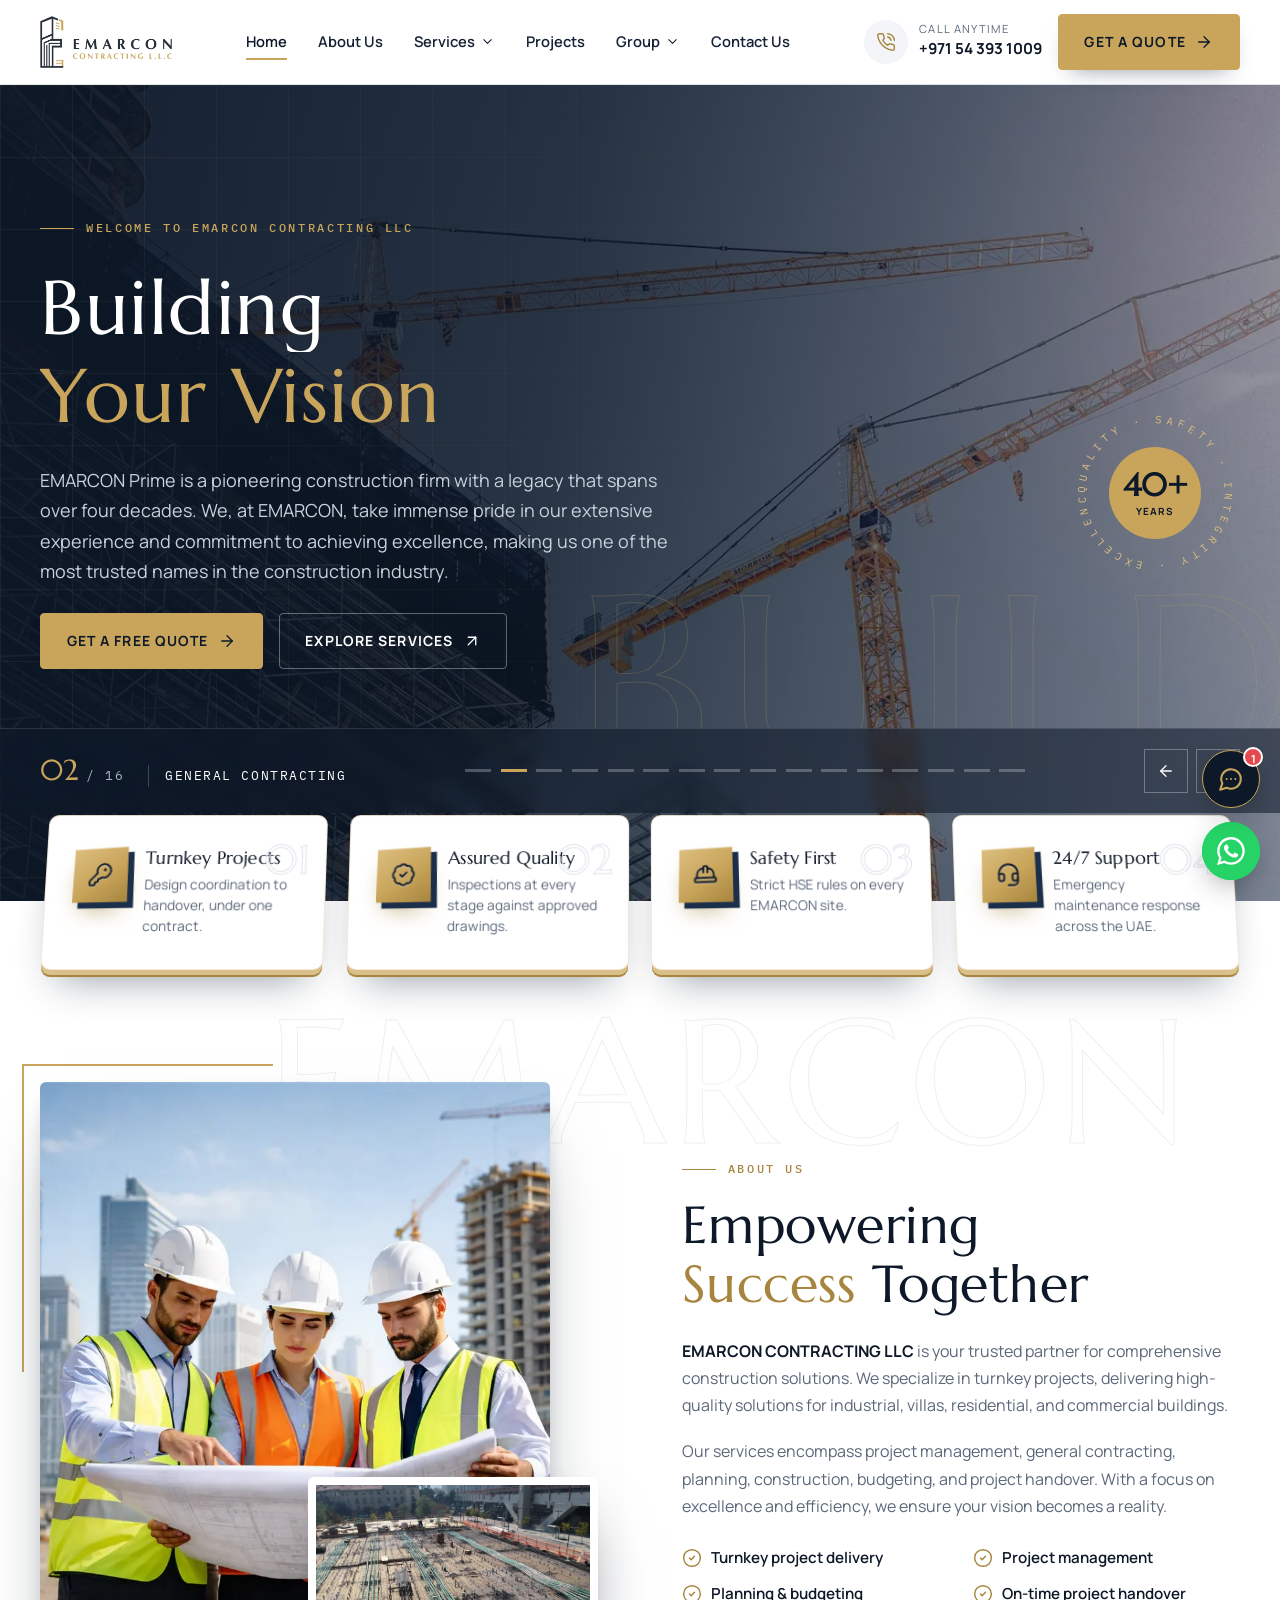
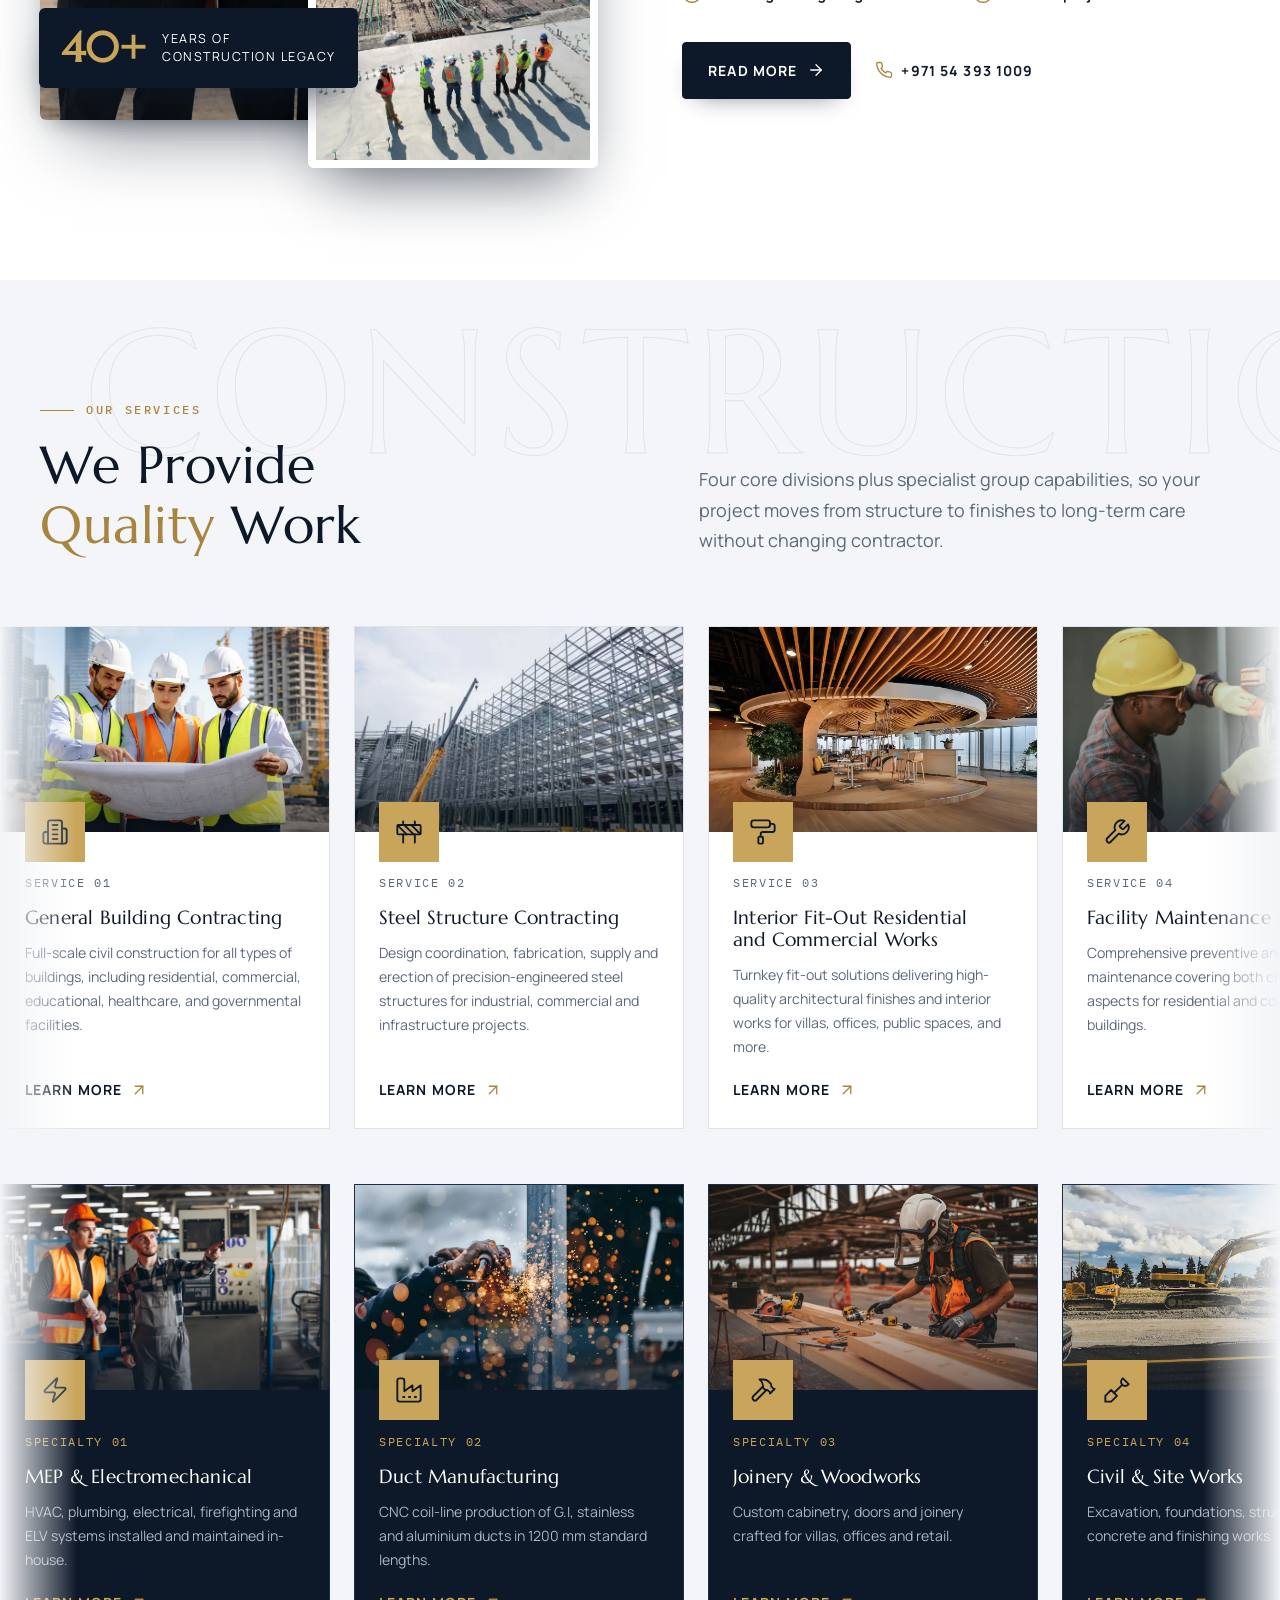
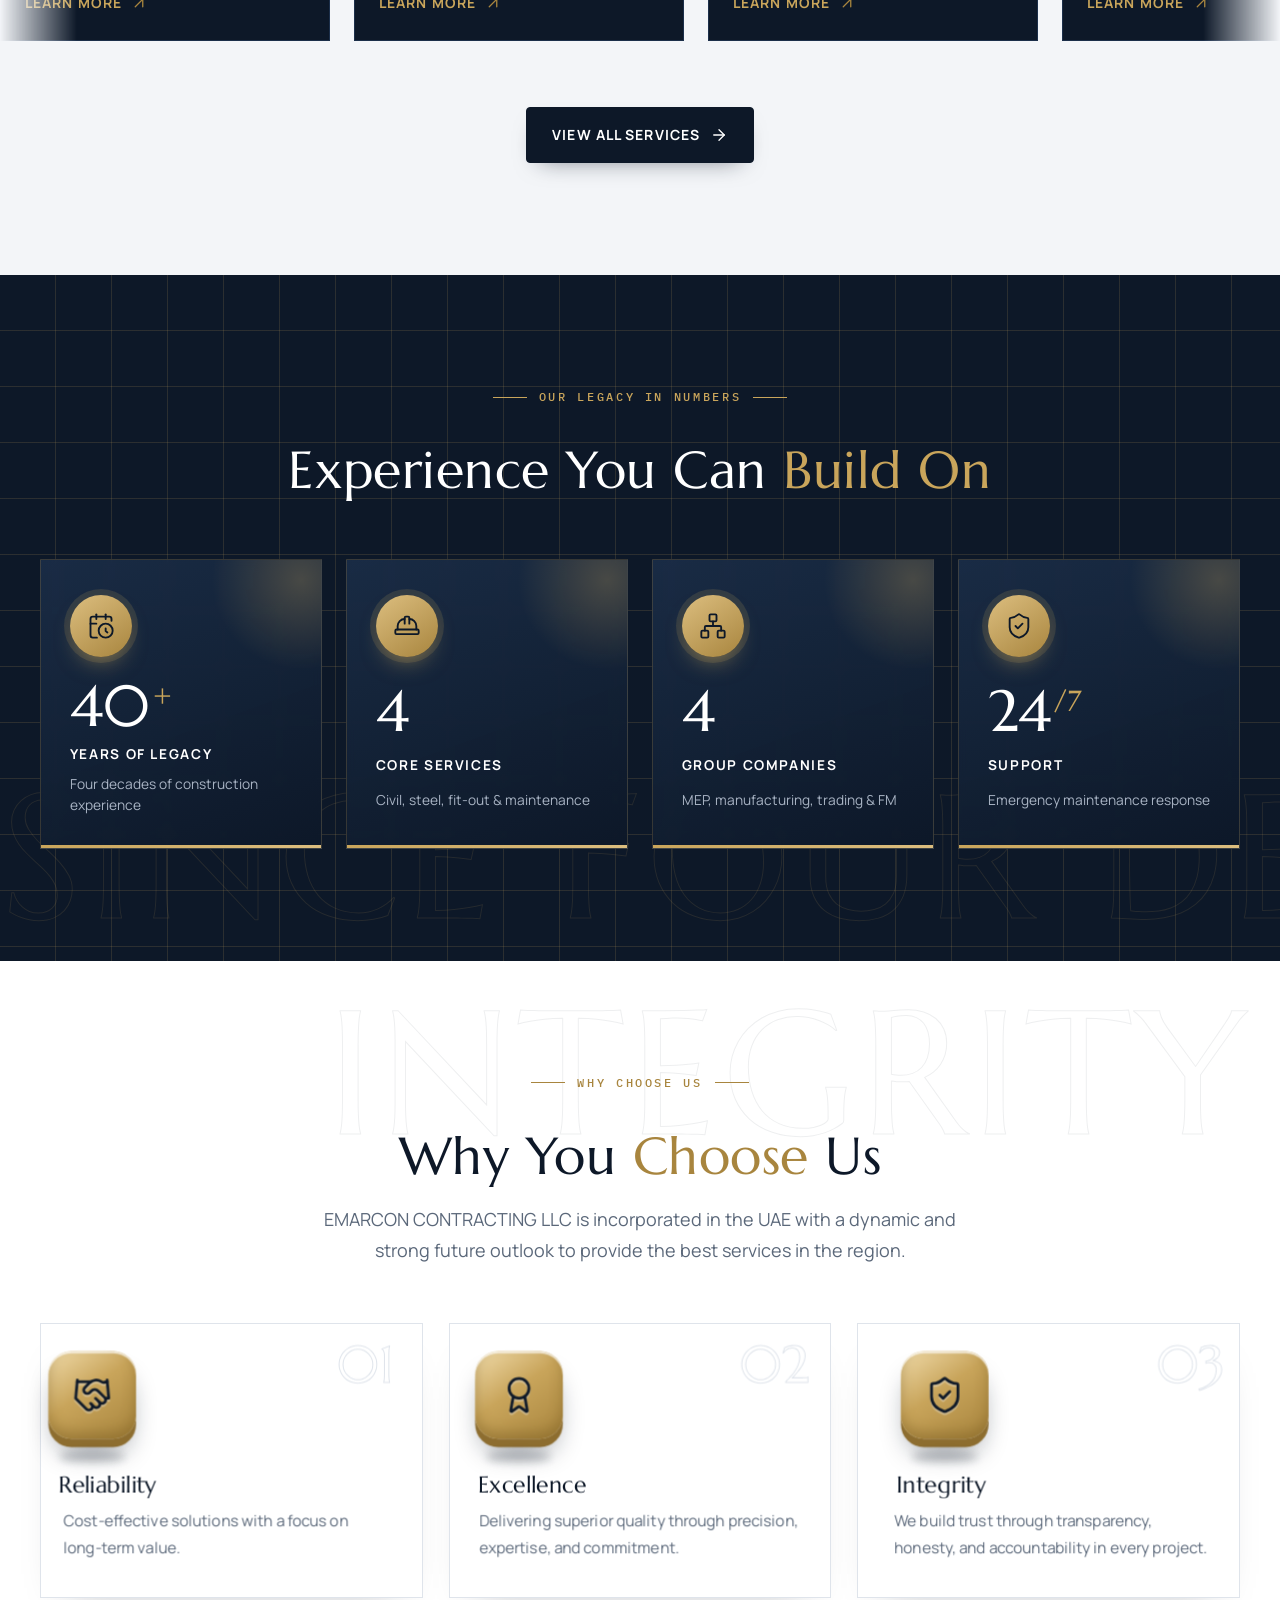
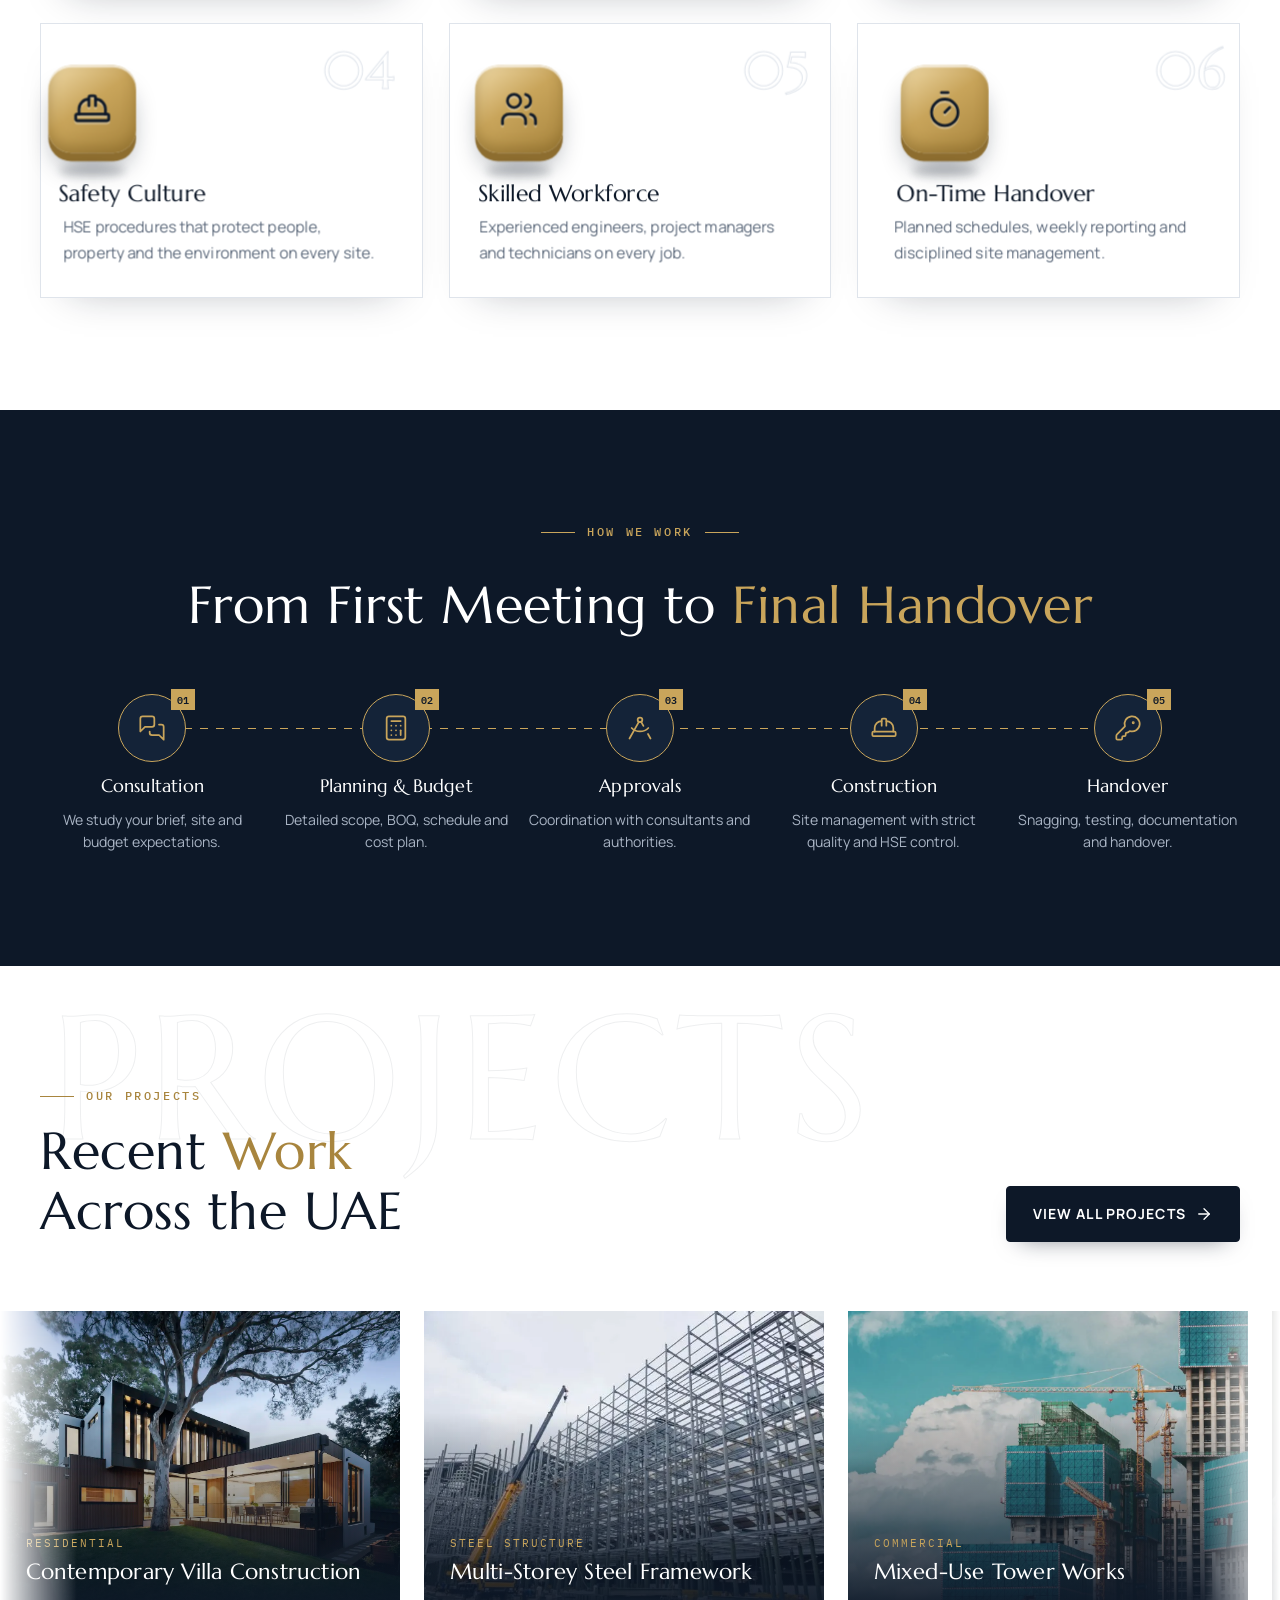
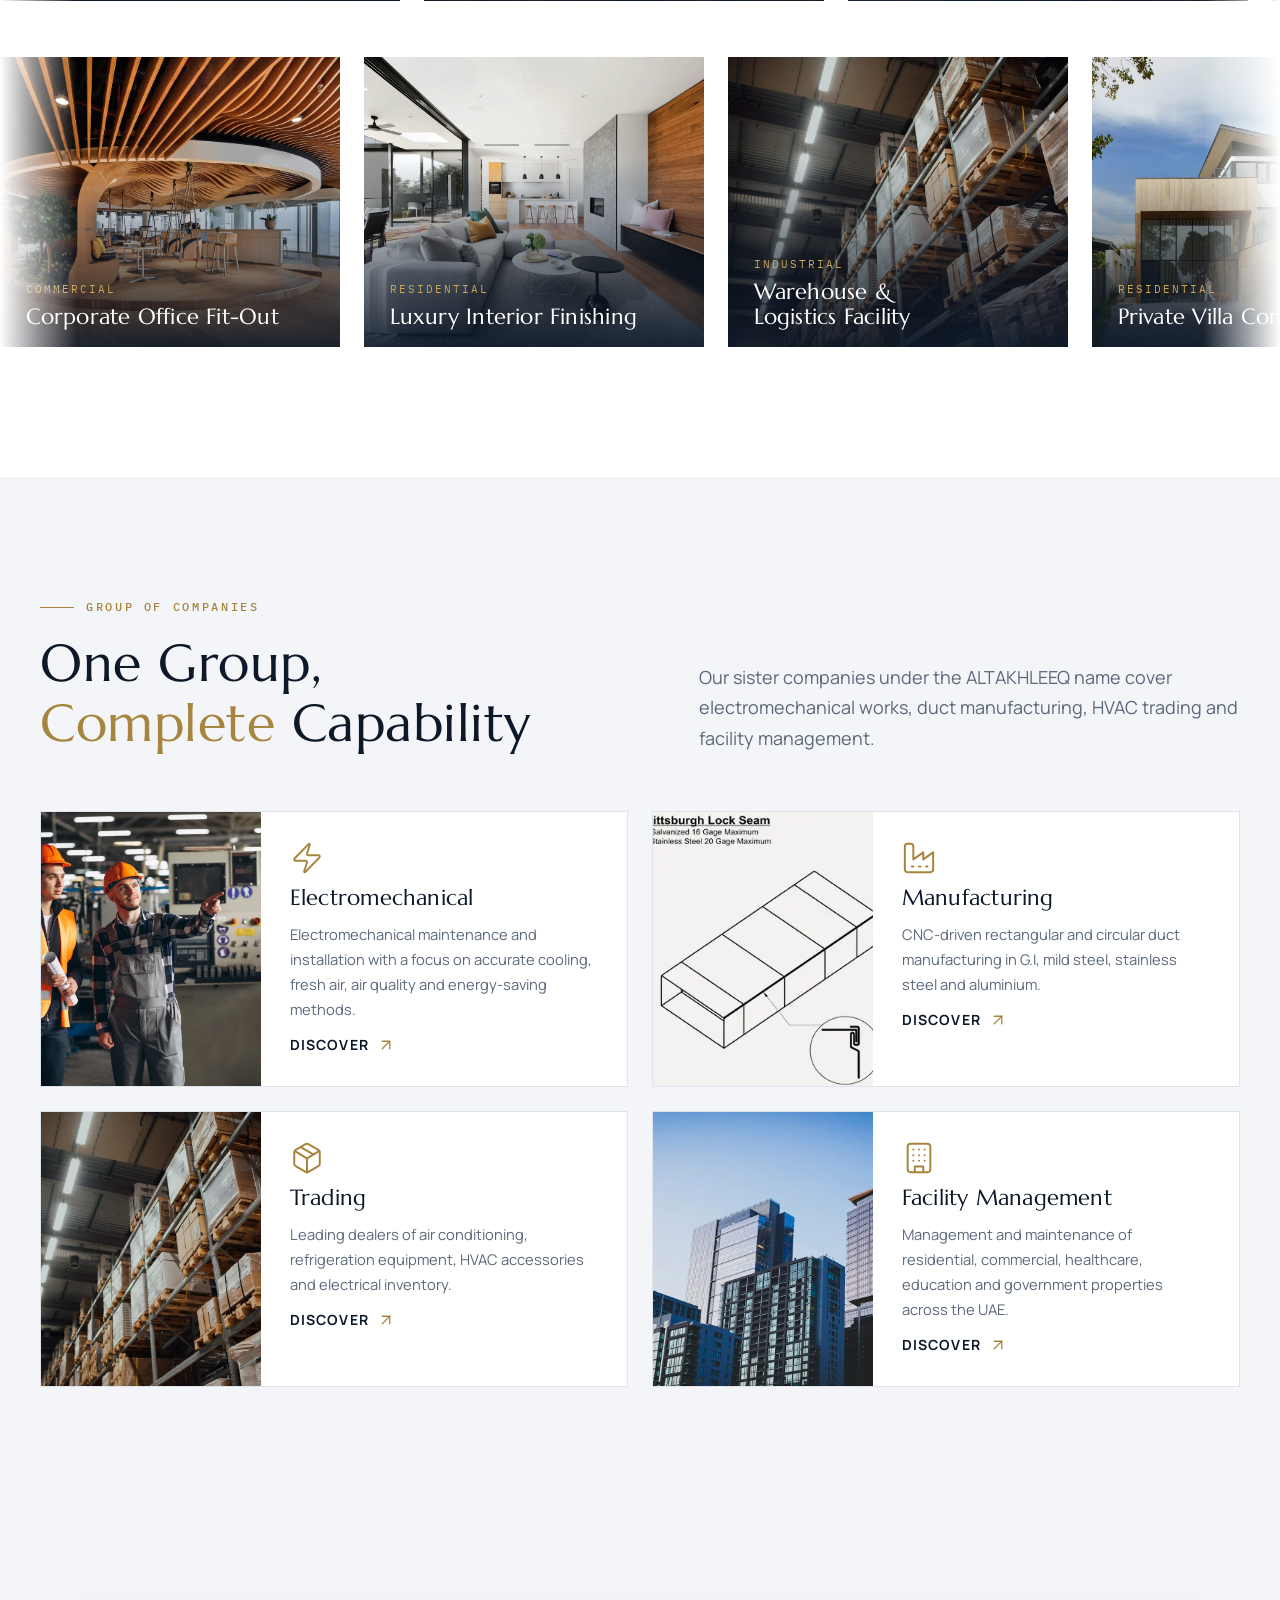
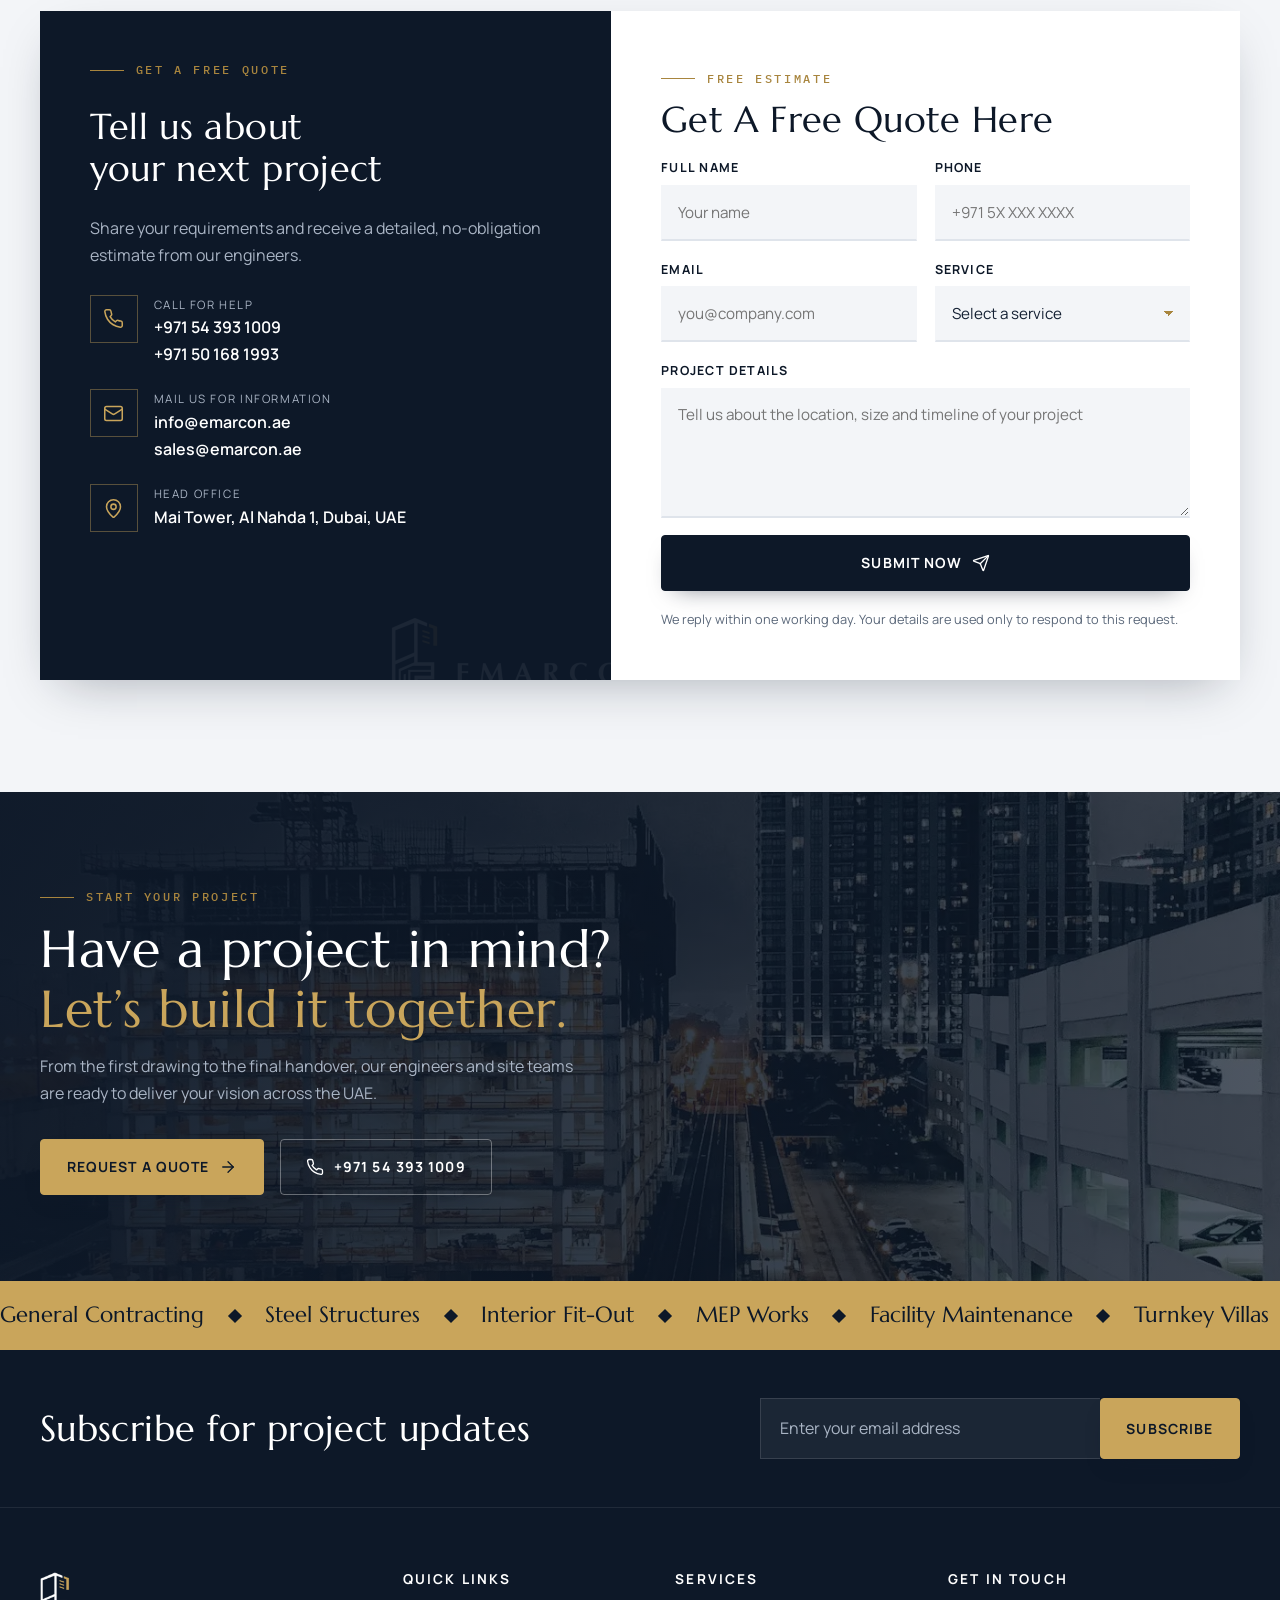
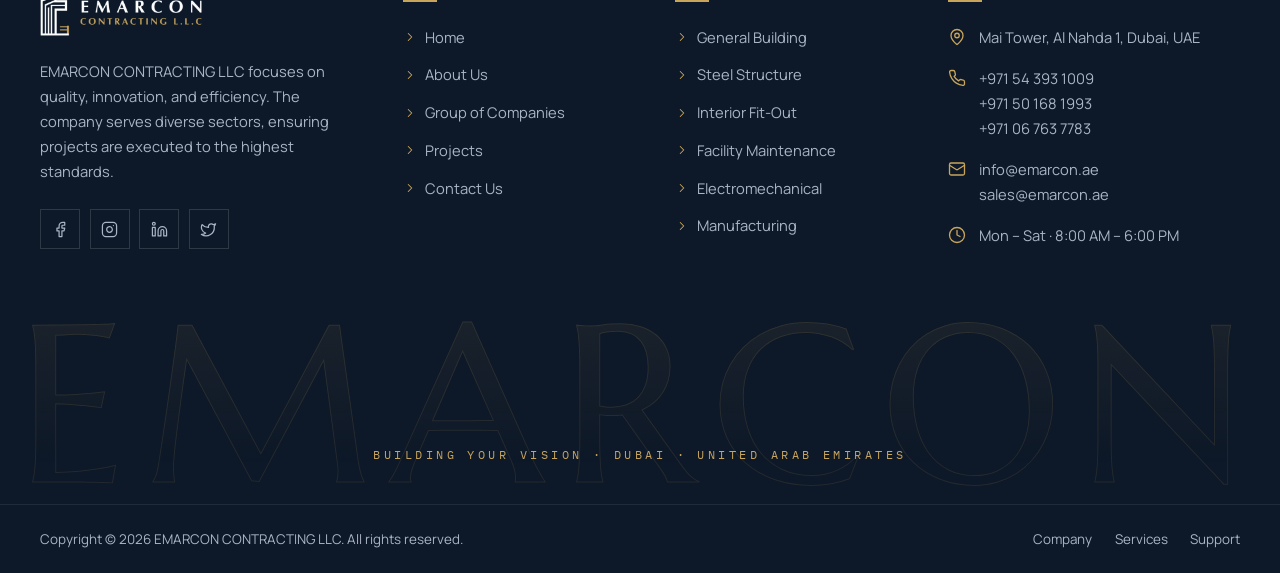
<file: index.html>
<!doctype html>
<html lang="en">
<head>
<meta charset="utf-8">
<meta name="viewport" content="width=device-width, initial-scale=1, viewport-fit=cover">
<title>EMARCON Contracting</title>
<meta name="claude:viewport-fit-sides" content="cover">
<meta name="description" content="EMARCON Contracting LLC — turnkey general contracting, steel structures, interior fit-out and facility maintenance in Dubai, UAE.">
<meta name="theme-color" content="#0d1828">
<meta property="og:title" content="EMARCON Contracting">
<meta property="og:description" content="EMARCON Contracting LLC — turnkey general contracting, steel structures, interior fit-out and facility maintenance in Dubai, UAE.">
<meta property="og:image" content="assets/img/dubai-skyline.webp">
<link rel="icon" type="image/png" href="assets/img/favicon.png">
<link rel="preconnect" href="https://fonts.googleapis.com">
<link rel="preconnect" href="https://fonts.gstatic.com" crossorigin>
<link rel="stylesheet" href="https://fonts.googleapis.com/css2?family=Marcellus&family=Manrope:wght@400;500;600;700;800&family=IBM+Plex+Mono:wght@400;500;600&display=swap">
<link rel="stylesheet" href="assets/css/style.css">
</head>
<body data-page="home">
<div class="preloader" aria-hidden="true"><div><img src="assets/img/logo-light.png" alt=""><div class="preloader__bar"></div></div></div>
<div id="site-header"></div>
<main id="main">
<section class="hero">
  <div class="hero__slides"><div class="hero__slide is-active" data-caption="Dubai · UAE"><img src="assets/img/dubai-skyline.webp" alt="Dubai skyline at dusk" fetchpriority="high"></div><div class="hero__slide" data-caption="General Contracting"><img src="assets/img/hero-construction.webp" alt="Tower cranes over a high-rise under construction"></div><div class="hero__slide" data-caption="Villas &amp; Residential"><img src="assets/img/hero-villa.webp" alt="Modern luxury villa with pool" loading="lazy"></div><div class="hero__slide" data-caption="Project Management"><img src="assets/img/hero-engineers.webp" alt="Engineers reviewing progress on site" loading="lazy"></div><div class="hero__slide" data-caption="Structural Works"><img src="assets/img/hero-frame.webp" alt="Building frame under construction" loading="lazy"></div><div class="hero__slide" data-caption="Interior Fit-Out"><img src="assets/img/hero-interior.webp" alt="Luxury residential interior" loading="lazy"></div><div class="hero__slide" data-caption="Commercial Towers"><img src="assets/img/hero-burj.webp" alt="Burj Khalifa and downtown Dubai" loading="lazy"></div><div class="hero__slide" data-caption="Civil Works"><img src="assets/img/hero-rebar.webp" alt="Workers fixing reinforcement on site" loading="lazy"></div><div class="hero__slide" data-caption="Turnkey Villas"><img src="assets/img/hero-villa-pool.webp" alt="Contemporary villa with infinity pool" loading="lazy"></div><div class="hero__slide" data-caption="Steel Structures"><img src="assets/img/steel-structure.webp" alt="Steel structure erection" loading="lazy"></div><div class="hero__slide" data-caption="Residential Fit-Out"><img src="assets/img/hero-kitchen.webp" alt="Premium kitchen fit-out" loading="lazy"></div><div class="hero__slide" data-caption="Site Management"><img src="assets/img/hero-siteteam.webp" alt="Site team on a construction project" loading="lazy"></div><div class="hero__slide" data-caption="Commercial Buildings"><img src="assets/img/hero-architecture.webp" alt="Modern architecture" loading="lazy"></div><div class="hero__slide" data-caption="Luxury Homes"><img src="assets/img/hero-villa-white.webp" alt="White modern villa" loading="lazy"></div><div class="hero__slide" data-caption="Infrastructure"><img src="assets/img/hero-crane-sunset.webp" alt="Crane at sunset" loading="lazy"></div><div class="hero__slide" data-caption="Development"><img src="assets/img/hero-cranes-dusk.webp" alt="Cranes against the evening sky" loading="lazy"></div></div>
  <div class="hero__grid"></div>
  <span class="hero__bgword" aria-hidden="true">BUILD</span>
  <div class="wrap">
    <div class="hero__content">
      <span class="eyebrow">Welcome to EMARCON Contracting LLC</span>
      <h1><span class="line"><span>Building</span></span><span class="line"><span class="gold">Your Vision</span></span></h1>
      <p class="hero__text">EMARCON Prime is a pioneering construction firm with a legacy that spans over four decades. We, at EMARCON, take immense pride in our extensive experience and commitment to achieving excellence, making us one of the most trusted names in the construction industry.</p>
      <div class="hero__actions">
        <button class="btn btn--shine" data-open-quote type="button">Get a Free Quote <i data-lucide="arrow-right"></i></button>
        <a class="btn btn--ghost" href="services.html">Explore Services <i data-lucide="arrow-up-right"></i></a>
      </div>
    </div>
  </div>
  <div class="hero__badge" aria-hidden="true">
    <svg class="ring" viewBox="0 0 170 170"><defs><path id="circ" d="M85,85 m-70,0 a70,70 0 1,1 140,0 a70,70 0 1,1 -140,0"/></defs><text><textPath href="#circ">QUALITY · SAFETY · INTEGRITY · EXCELLENCE · </textPath></text></svg>
    <div class="core"><div><strong>40+</strong><small>Years</small></div></div>
  </div>
  <div class="hero__meta"><div class="wrap">
    <div class="hero__count"><b class="hero__cur">01</b><span>/ 16</span><em class="hero__cap">Dubai · UAE</em></div>
    <div class="hero__dots" aria-label="Slides"></div>
    <div class="hero__arrows"><button type="button" class="hero__prev" aria-label="Previous slide"><i data-lucide="arrow-left"></i></button><button type="button" class="hero__next" aria-label="Next slide"><i data-lucide="arrow-right"></i></button></div>
  </div></div>
</section>
<section class="fstrip-sec"><div class="wrap"><div class="fstrip" data-mslide><div class="fbox reveal" style="--d:0.00s"><span class="fbox__no">01</span><span class="cube"><i data-lucide="key-round"></i></span><div><h3>Turnkey Projects</h3><p>Design coordination to handover, under one contract.</p></div></div><div class="fbox reveal" style="--d:0.12s"><span class="fbox__no">02</span><span class="cube"><i data-lucide="badge-check"></i></span><div><h3>Assured Quality</h3><p>Inspections at every stage against approved drawings.</p></div></div><div class="fbox reveal" style="--d:0.24s"><span class="fbox__no">03</span><span class="cube"><i data-lucide="hard-hat"></i></span><div><h3>Safety First</h3><p>Strict HSE rules on every EMARCON site.</p></div></div><div class="fbox reveal" style="--d:0.36s"><span class="fbox__no">04</span><span class="cube"><i data-lucide="headset"></i></span><div><h3>24/7 Support</h3><p>Emergency maintenance response across the UAE.</p></div></div></div></div></section>

<section class="section">
  <span class="bg-word bg-word--right" aria-hidden="true">EMARCON</span>
  <div class="wrap split">
    <div class="media-stack reveal--left reveal">
      <span class="media-stack__frame"></span>
      <div class="media-stack__main img-reveal"><img src="assets/img/general-contracting.webp" alt="EMARCON engineers reviewing plans on site" loading="lazy"></div>
      <div class="media-stack__sub"><img src="assets/img/site-team.webp" alt="Site team on a construction project" loading="lazy"></div>
      <div class="media-stack__tag"><strong>40+</strong><span>Years of<br>construction legacy</span></div>
    </div>
    <div class="reveal reveal--right">
      <span class="eyebrow">About us</span>
      <h2 class="h-section">Empowering <em>Success</em> Together</h2>
      <div class="prose" style="margin-top:1.4rem">
        <p><strong>EMARCON CONTRACTING LLC</strong> is your trusted partner for comprehensive construction solutions. We specialize in turnkey projects, delivering high-quality solutions for industrial, villas, residential, and commercial buildings.</p>
        <p>Our services encompass project management, general contracting, planning, construction, budgeting, and project handover. With a focus on excellence and efficiency, we ensure your vision becomes a reality.</p>
        <ul class="ticks">
          <li><i data-lucide="circle-check"></i>Turnkey project delivery</li>
          <li><i data-lucide="circle-check"></i>Project management</li>
          <li><i data-lucide="circle-check"></i>Planning &amp; budgeting</li>
          <li><i data-lucide="circle-check"></i>On-time project handover</li>
        </ul>
        <div class="about-cta">
          <a class="btn btn--dark" href="about.html">Read More <i data-lucide="arrow-right"></i></a>
          <a class="link-arrow" href="tel:+971543931009"><i data-lucide="phone"></i> +971 54 393 1009</a>
        </div>
      </div>
    </div>
  </div>
</section>

<section class="section section--paper section--mq">
  <span class="bg-word" aria-hidden="true">CONSTRUCTION</span>
  <div class="wrap">
    <div class="section-head section-head--split">
      <div class="reveal"><span class="eyebrow">Our services</span><h2 class="h-section">We Provide <em>Quality</em> Work</h2></div>
      <div class="reveal" style="--d:.1s"><p class="lead">Four core divisions plus specialist group capabilities, so your project moves from structure to finishes to long-term care without changing contractor.</p></div>
    </div>
  </div>
  <div class="mq-rows"><div class="mq mq--left" style="--speed:46s"><div class="mq__track"><div class="mq__set"><article class="s-card s-card--mq">
      <div class="s-card__img"><img src="assets/img/general-contracting.webp" alt="" loading="lazy"></div>
      <div class="s-card__body"><span class="s-card__icon"><i data-lucide="building-2"></i></span>
        <span class="s-card__no">SERVICE 01</span><h3>General Building Contracting</h3><p>Full-scale civil construction for all types of buildings, including residential, commercial, educational, healthcare, and governmental facilities.</p>
        <a class="link-arrow" href="general-building-contracting.html">Learn more <i data-lucide="arrow-up-right"></i></a></div></article><article class="s-card s-card--mq">
      <div class="s-card__img"><img src="assets/img/steel-structure.webp" alt="" loading="lazy"></div>
      <div class="s-card__body"><span class="s-card__icon"><i data-lucide="construction"></i></span>
        <span class="s-card__no">SERVICE 02</span><h3>Steel Structure Contracting</h3><p>Design coordination, fabrication, supply and erection of precision-engineered steel structures for industrial, commercial and infrastructure projects.</p>
        <a class="link-arrow" href="steel-structure-contracting.html">Learn more <i data-lucide="arrow-up-right"></i></a></div></article><article class="s-card s-card--mq">
      <div class="s-card__img"><img src="assets/img/fitout-office.webp" alt="" loading="lazy"></div>
      <div class="s-card__body"><span class="s-card__icon"><i data-lucide="paint-roller"></i></span>
        <span class="s-card__no">SERVICE 03</span><h3>Interior Fit-Out Residential and Commercial Works</h3><p>Turnkey fit-out solutions delivering high-quality architectural finishes and interior works for villas, offices, public spaces, and more.</p>
        <a class="link-arrow" href="interior-fit-out.html">Learn more <i data-lucide="arrow-up-right"></i></a></div></article><article class="s-card s-card--mq">
      <div class="s-card__img"><img src="assets/img/electrician.webp" alt="" loading="lazy"></div>
      <div class="s-card__body"><span class="s-card__icon"><i data-lucide="wrench"></i></span>
        <span class="s-card__no">SERVICE 04</span><h3>Facility Maintenance Services</h3><p>Comprehensive preventive and corrective maintenance covering both civil and MEP aspects for residential and commercial buildings.</p>
        <a class="link-arrow" href="facility-maintenance.html">Learn more <i data-lucide="arrow-up-right"></i></a></div></article><article class="s-card s-card--mq">
      <div class="s-card__img"><img src="assets/img/general-contracting.webp" alt="" loading="lazy"></div>
      <div class="s-card__body"><span class="s-card__icon"><i data-lucide="building-2"></i></span>
        <span class="s-card__no">SERVICE 01</span><h3>General Building Contracting</h3><p>Full-scale civil construction for all types of buildings, including residential, commercial, educational, healthcare, and governmental facilities.</p>
        <a class="link-arrow" href="general-building-contracting.html">Learn more <i data-lucide="arrow-up-right"></i></a></div></article><article class="s-card s-card--mq">
      <div class="s-card__img"><img src="assets/img/steel-structure.webp" alt="" loading="lazy"></div>
      <div class="s-card__body"><span class="s-card__icon"><i data-lucide="construction"></i></span>
        <span class="s-card__no">SERVICE 02</span><h3>Steel Structure Contracting</h3><p>Design coordination, fabrication, supply and erection of precision-engineered steel structures for industrial, commercial and infrastructure projects.</p>
        <a class="link-arrow" href="steel-structure-contracting.html">Learn more <i data-lucide="arrow-up-right"></i></a></div></article><article class="s-card s-card--mq">
      <div class="s-card__img"><img src="assets/img/fitout-office.webp" alt="" loading="lazy"></div>
      <div class="s-card__body"><span class="s-card__icon"><i data-lucide="paint-roller"></i></span>
        <span class="s-card__no">SERVICE 03</span><h3>Interior Fit-Out Residential and Commercial Works</h3><p>Turnkey fit-out solutions delivering high-quality architectural finishes and interior works for villas, offices, public spaces, and more.</p>
        <a class="link-arrow" href="interior-fit-out.html">Learn more <i data-lucide="arrow-up-right"></i></a></div></article><article class="s-card s-card--mq">
      <div class="s-card__img"><img src="assets/img/electrician.webp" alt="" loading="lazy"></div>
      <div class="s-card__body"><span class="s-card__icon"><i data-lucide="wrench"></i></span>
        <span class="s-card__no">SERVICE 04</span><h3>Facility Maintenance Services</h3><p>Comprehensive preventive and corrective maintenance covering both civil and MEP aspects for residential and commercial buildings.</p>
        <a class="link-arrow" href="facility-maintenance.html">Learn more <i data-lucide="arrow-up-right"></i></a></div></article></div><div class="mq__set" aria-hidden="true"><article class="s-card s-card--mq">
      <div class="s-card__img"><img src="assets/img/general-contracting.webp" alt="" loading="lazy"></div>
      <div class="s-card__body"><span class="s-card__icon"><i data-lucide="building-2"></i></span>
        <span class="s-card__no">SERVICE 01</span><h3>General Building Contracting</h3><p>Full-scale civil construction for all types of buildings, including residential, commercial, educational, healthcare, and governmental facilities.</p>
        <a class="link-arrow" href="general-building-contracting.html">Learn more <i data-lucide="arrow-up-right"></i></a></div></article><article class="s-card s-card--mq">
      <div class="s-card__img"><img src="assets/img/steel-structure.webp" alt="" loading="lazy"></div>
      <div class="s-card__body"><span class="s-card__icon"><i data-lucide="construction"></i></span>
        <span class="s-card__no">SERVICE 02</span><h3>Steel Structure Contracting</h3><p>Design coordination, fabrication, supply and erection of precision-engineered steel structures for industrial, commercial and infrastructure projects.</p>
        <a class="link-arrow" href="steel-structure-contracting.html">Learn more <i data-lucide="arrow-up-right"></i></a></div></article><article class="s-card s-card--mq">
      <div class="s-card__img"><img src="assets/img/fitout-office.webp" alt="" loading="lazy"></div>
      <div class="s-card__body"><span class="s-card__icon"><i data-lucide="paint-roller"></i></span>
        <span class="s-card__no">SERVICE 03</span><h3>Interior Fit-Out Residential and Commercial Works</h3><p>Turnkey fit-out solutions delivering high-quality architectural finishes and interior works for villas, offices, public spaces, and more.</p>
        <a class="link-arrow" href="interior-fit-out.html">Learn more <i data-lucide="arrow-up-right"></i></a></div></article><article class="s-card s-card--mq">
      <div class="s-card__img"><img src="assets/img/electrician.webp" alt="" loading="lazy"></div>
      <div class="s-card__body"><span class="s-card__icon"><i data-lucide="wrench"></i></span>
        <span class="s-card__no">SERVICE 04</span><h3>Facility Maintenance Services</h3><p>Comprehensive preventive and corrective maintenance covering both civil and MEP aspects for residential and commercial buildings.</p>
        <a class="link-arrow" href="facility-maintenance.html">Learn more <i data-lucide="arrow-up-right"></i></a></div></article><article class="s-card s-card--mq">
      <div class="s-card__img"><img src="assets/img/general-contracting.webp" alt="" loading="lazy"></div>
      <div class="s-card__body"><span class="s-card__icon"><i data-lucide="building-2"></i></span>
        <span class="s-card__no">SERVICE 01</span><h3>General Building Contracting</h3><p>Full-scale civil construction for all types of buildings, including residential, commercial, educational, healthcare, and governmental facilities.</p>
        <a class="link-arrow" href="general-building-contracting.html">Learn more <i data-lucide="arrow-up-right"></i></a></div></article><article class="s-card s-card--mq">
      <div class="s-card__img"><img src="assets/img/steel-structure.webp" alt="" loading="lazy"></div>
      <div class="s-card__body"><span class="s-card__icon"><i data-lucide="construction"></i></span>
        <span class="s-card__no">SERVICE 02</span><h3>Steel Structure Contracting</h3><p>Design coordination, fabrication, supply and erection of precision-engineered steel structures for industrial, commercial and infrastructure projects.</p>
        <a class="link-arrow" href="steel-structure-contracting.html">Learn more <i data-lucide="arrow-up-right"></i></a></div></article><article class="s-card s-card--mq">
      <div class="s-card__img"><img src="assets/img/fitout-office.webp" alt="" loading="lazy"></div>
      <div class="s-card__body"><span class="s-card__icon"><i data-lucide="paint-roller"></i></span>
        <span class="s-card__no">SERVICE 03</span><h3>Interior Fit-Out Residential and Commercial Works</h3><p>Turnkey fit-out solutions delivering high-quality architectural finishes and interior works for villas, offices, public spaces, and more.</p>
        <a class="link-arrow" href="interior-fit-out.html">Learn more <i data-lucide="arrow-up-right"></i></a></div></article><article class="s-card s-card--mq">
      <div class="s-card__img"><img src="assets/img/electrician.webp" alt="" loading="lazy"></div>
      <div class="s-card__body"><span class="s-card__icon"><i data-lucide="wrench"></i></span>
        <span class="s-card__no">SERVICE 04</span><h3>Facility Maintenance Services</h3><p>Comprehensive preventive and corrective maintenance covering both civil and MEP aspects for residential and commercial buildings.</p>
        <a class="link-arrow" href="facility-maintenance.html">Learn more <i data-lucide="arrow-up-right"></i></a></div></article></div></div></div><div class="mq mq--right" style="--speed:52s"><div class="mq__track"><div class="mq__set"><article class="s-card s-card--mq">
      <div class="s-card__img"><img src="assets/img/electromechanical.webp" alt="" loading="lazy"></div>
      <div class="s-card__body"><span class="s-card__icon"><i data-lucide="zap"></i></span>
        <span class="s-card__no">SPECIALTY 01</span><h3>MEP &amp; Electromechanical</h3><p>HVAC, plumbing, electrical, firefighting and ELV systems installed and maintained in-house.</p>
        <a class="link-arrow" href="electro-mechanical.html">Learn more <i data-lucide="arrow-up-right"></i></a></div></article><article class="s-card s-card--mq">
      <div class="s-card__img"><img src="assets/img/welding-sparks.webp" alt="" loading="lazy"></div>
      <div class="s-card__body"><span class="s-card__icon"><i data-lucide="factory"></i></span>
        <span class="s-card__no">SPECIALTY 02</span><h3>Duct Manufacturing</h3><p>CNC coil-line production of G.I, stainless and aluminium ducts in 1200 mm standard lengths.</p>
        <a class="link-arrow" href="manufacturing.html">Learn more <i data-lucide="arrow-up-right"></i></a></div></article><article class="s-card s-card--mq">
      <div class="s-card__img"><img src="assets/img/joinery.webp" alt="" loading="lazy"></div>
      <div class="s-card__body"><span class="s-card__icon"><i data-lucide="hammer"></i></span>
        <span class="s-card__no">SPECIALTY 03</span><h3>Joinery &amp; Woodworks</h3><p>Custom cabinetry, doors and joinery crafted for villas, offices and retail.</p>
        <a class="link-arrow" href="interior-fit-out.html">Learn more <i data-lucide="arrow-up-right"></i></a></div></article><article class="s-card s-card--mq">
      <div class="s-card__img"><img src="assets/img/excavator.webp" alt="" loading="lazy"></div>
      <div class="s-card__body"><span class="s-card__icon"><i data-lucide="shovel"></i></span>
        <span class="s-card__no">SPECIALTY 04</span><h3>Civil &amp; Site Works</h3><p>Excavation, foundations, structural concrete and finishing works.</p>
        <a class="link-arrow" href="general-building-contracting.html">Learn more <i data-lucide="arrow-up-right"></i></a></div></article><article class="s-card s-card--mq">
      <div class="s-card__img"><img src="assets/img/warehouse.webp" alt="" loading="lazy"></div>
      <div class="s-card__body"><span class="s-card__icon"><i data-lucide="package"></i></span>
        <span class="s-card__no">SPECIALTY 05</span><h3>HVAC &amp; Electrical Trading</h3><p>AC units, refrigeration parts, cables, trays and accessories from stock.</p>
        <a class="link-arrow" href="trading.html">Learn more <i data-lucide="arrow-up-right"></i></a></div></article><article class="s-card s-card--mq">
      <div class="s-card__img"><img src="assets/img/technician.webp" alt="" loading="lazy"></div>
      <div class="s-card__body"><span class="s-card__icon"><i data-lucide="building"></i></span>
        <span class="s-card__no">SPECIALTY 06</span><h3>Integrated FM</h3><p>Facility management for hospitals, schools, banks, hotels and offices.</p>
        <a class="link-arrow" href="facility-management.html">Learn more <i data-lucide="arrow-up-right"></i></a></div></article></div><div class="mq__set" aria-hidden="true"><article class="s-card s-card--mq">
      <div class="s-card__img"><img src="assets/img/electromechanical.webp" alt="" loading="lazy"></div>
      <div class="s-card__body"><span class="s-card__icon"><i data-lucide="zap"></i></span>
        <span class="s-card__no">SPECIALTY 01</span><h3>MEP &amp; Electromechanical</h3><p>HVAC, plumbing, electrical, firefighting and ELV systems installed and maintained in-house.</p>
        <a class="link-arrow" href="electro-mechanical.html">Learn more <i data-lucide="arrow-up-right"></i></a></div></article><article class="s-card s-card--mq">
      <div class="s-card__img"><img src="assets/img/welding-sparks.webp" alt="" loading="lazy"></div>
      <div class="s-card__body"><span class="s-card__icon"><i data-lucide="factory"></i></span>
        <span class="s-card__no">SPECIALTY 02</span><h3>Duct Manufacturing</h3><p>CNC coil-line production of G.I, stainless and aluminium ducts in 1200 mm standard lengths.</p>
        <a class="link-arrow" href="manufacturing.html">Learn more <i data-lucide="arrow-up-right"></i></a></div></article><article class="s-card s-card--mq">
      <div class="s-card__img"><img src="assets/img/joinery.webp" alt="" loading="lazy"></div>
      <div class="s-card__body"><span class="s-card__icon"><i data-lucide="hammer"></i></span>
        <span class="s-card__no">SPECIALTY 03</span><h3>Joinery &amp; Woodworks</h3><p>Custom cabinetry, doors and joinery crafted for villas, offices and retail.</p>
        <a class="link-arrow" href="interior-fit-out.html">Learn more <i data-lucide="arrow-up-right"></i></a></div></article><article class="s-card s-card--mq">
      <div class="s-card__img"><img src="assets/img/excavator.webp" alt="" loading="lazy"></div>
      <div class="s-card__body"><span class="s-card__icon"><i data-lucide="shovel"></i></span>
        <span class="s-card__no">SPECIALTY 04</span><h3>Civil &amp; Site Works</h3><p>Excavation, foundations, structural concrete and finishing works.</p>
        <a class="link-arrow" href="general-building-contracting.html">Learn more <i data-lucide="arrow-up-right"></i></a></div></article><article class="s-card s-card--mq">
      <div class="s-card__img"><img src="assets/img/warehouse.webp" alt="" loading="lazy"></div>
      <div class="s-card__body"><span class="s-card__icon"><i data-lucide="package"></i></span>
        <span class="s-card__no">SPECIALTY 05</span><h3>HVAC &amp; Electrical Trading</h3><p>AC units, refrigeration parts, cables, trays and accessories from stock.</p>
        <a class="link-arrow" href="trading.html">Learn more <i data-lucide="arrow-up-right"></i></a></div></article><article class="s-card s-card--mq">
      <div class="s-card__img"><img src="assets/img/technician.webp" alt="" loading="lazy"></div>
      <div class="s-card__body"><span class="s-card__icon"><i data-lucide="building"></i></span>
        <span class="s-card__no">SPECIALTY 06</span><h3>Integrated FM</h3><p>Facility management for hospitals, schools, banks, hotels and offices.</p>
        <a class="link-arrow" href="facility-management.html">Learn more <i data-lucide="arrow-up-right"></i></a></div></article></div></div></div></div>
  <div class="wrap" style="text-align:center;margin-top:3rem"><a class="btn btn--dark reveal" href="services.html">View all services <i data-lucide="arrow-right"></i></a></div>
</section>

<section class="section blueprint section--stats">
  <span class="bg-word bg-word--light" aria-hidden="true">SINCE FOUR DECADES</span>
  <div class="wrap">
    <div class="section-head section-head--center"><span class="eyebrow reveal">Our legacy in numbers</span><h2 class="h-section reveal">Experience You Can <em>Build On</em></h2></div>
    <div class="st-grid" data-mslide><div class="st-card reveal" style="--d:0.00s"><span class="st-card__ico"><i data-lucide="calendar-clock"></i></span><div class="stat__num" data-count="40">40<sup>+</sup></div><div class="st-card__label">Years of legacy</div><p>Four decades of construction experience</p><span class="st-card__bar"></span></div><div class="st-card reveal" style="--d:0.12s"><span class="st-card__ico"><i data-lucide="hard-hat"></i></span><div class="stat__num" data-count="4">4<sup></sup></div><div class="st-card__label">Core services</div><p>Civil, steel, fit-out &amp; maintenance</p><span class="st-card__bar"></span></div><div class="st-card reveal" style="--d:0.24s"><span class="st-card__ico"><i data-lucide="network"></i></span><div class="stat__num" data-count="4">4<sup></sup></div><div class="st-card__label">Group companies</div><p>MEP, manufacturing, trading &amp; FM</p><span class="st-card__bar"></span></div><div class="st-card reveal" style="--d:0.36s"><span class="st-card__ico"><i data-lucide="shield-check"></i></span><div class="stat__num" data-count="24">24<sup>/7</sup></div><div class="st-card__label">Support</div><p>Emergency maintenance response</p><span class="st-card__bar"></span></div></div>
  </div>
</section>

<section class="section section--why">
  <span class="bg-word bg-word--right" aria-hidden="true">INTEGRITY</span>
  <div class="wrap">
    <div class="section-head section-head--center">
      <span class="eyebrow reveal">Why choose us</span>
      <h2 class="h-section reveal">Why You <em>Choose</em> Us</h2>
      <p class="lead reveal">EMARCON CONTRACTING LLC is incorporated in the UAE with a dynamic and strong future outlook to provide the best services in the region.</p>
    </div>
    <div class="why-grid" data-mslide><article class="w3d reveal" style="--d:0.00s" data-tilt>
      <div class="w3d__inner"><span class="w3d__no">01</span>
        <div class="w3d__icon"><span class="w3d__face"><i data-lucide="handshake"></i></span><span class="w3d__shadow"></span></div>
        <h3>Reliability</h3><p>Cost-effective solutions with a focus on long-term value.</p></div></article><article class="w3d reveal" style="--d:0.12s" data-tilt>
      <div class="w3d__inner"><span class="w3d__no">02</span>
        <div class="w3d__icon"><span class="w3d__face"><i data-lucide="award"></i></span><span class="w3d__shadow"></span></div>
        <h3>Excellence</h3><p>Delivering superior quality through precision, expertise, and commitment.</p></div></article><article class="w3d reveal" style="--d:0.24s" data-tilt>
      <div class="w3d__inner"><span class="w3d__no">03</span>
        <div class="w3d__icon"><span class="w3d__face"><i data-lucide="shield-check"></i></span><span class="w3d__shadow"></span></div>
        <h3>Integrity</h3><p>We build trust through transparency, honesty, and accountability in every project.</p></div></article><article class="w3d reveal" style="--d:0.00s" data-tilt>
      <div class="w3d__inner"><span class="w3d__no">04</span>
        <div class="w3d__icon"><span class="w3d__face"><i data-lucide="hard-hat"></i></span><span class="w3d__shadow"></span></div>
        <h3>Safety Culture</h3><p>HSE procedures that protect people, property and the environment on every site.</p></div></article><article class="w3d reveal" style="--d:0.12s" data-tilt>
      <div class="w3d__inner"><span class="w3d__no">05</span>
        <div class="w3d__icon"><span class="w3d__face"><i data-lucide="users"></i></span><span class="w3d__shadow"></span></div>
        <h3>Skilled Workforce</h3><p>Experienced engineers, project managers and technicians on every job.</p></div></article><article class="w3d reveal" style="--d:0.24s" data-tilt>
      <div class="w3d__inner"><span class="w3d__no">06</span>
        <div class="w3d__icon"><span class="w3d__face"><i data-lucide="timer"></i></span><span class="w3d__shadow"></span></div>
        <h3>On-Time Handover</h3><p>Planned schedules, weekly reporting and disciplined site management.</p></div></article></div>
  </div>
</section>

<section class="section section--navy">
  <div class="wrap">
    <div class="section-head section-head--center">
      <span class="eyebrow reveal">How we work</span>
      <h2 class="h-section reveal">From First Meeting to <em>Final Handover</em></h2>
    </div>
    <div class="process">
      <div class="step reveal"><div class="step__icon"><i data-lucide="messages-square"></i></div><h3>Consultation</h3><p>We study your brief, site and budget expectations.</p></div>
      <div class="step reveal" style="--d:.1s"><div class="step__icon"><i data-lucide="calculator"></i></div><h3>Planning &amp; Budget</h3><p>Detailed scope, BOQ, schedule and cost plan.</p></div>
      <div class="step reveal" style="--d:.2s"><div class="step__icon"><i data-lucide="drafting-compass"></i></div><h3>Approvals</h3><p>Coordination with consultants and authorities.</p></div>
      <div class="step reveal" style="--d:.3s"><div class="step__icon"><i data-lucide="hard-hat"></i></div><h3>Construction</h3><p>Site management with strict quality and HSE control.</p></div>
      <div class="step reveal" style="--d:.4s"><div class="step__icon"><i data-lucide="key-round"></i></div><h3>Handover</h3><p>Snagging, testing, documentation and handover.</p></div>
    </div>
  </div>
</section>

<section class="section section--mq">
  <span class="bg-word" aria-hidden="true">PROJECTS</span>
  <div class="wrap">
    <div class="section-head section-head--split">
      <div class="reveal"><span class="eyebrow">Our projects</span><h2 class="h-section">Recent <em>Work</em> Across the UAE</h2></div>
      <div class="reveal" style="--d:.1s;display:flex;justify-content:flex-end"><a class="btn btn--dark" href="projects.html">View all projects <i data-lucide="arrow-right"></i></a></div>
    </div>
  </div>
  <div class="mq-rows"><div class="mq mq--left" style="--speed:55s"><div class="mq__track"><div class="mq__set"><a class="p-card p-card--mq" href="#" data-lightbox="assets/img/villa-2.webp" data-title="Contemporary Villa Construction" data-meta="Residential · Dubai Hills, Dubai">
      <img src="assets/img/villa-2.webp" alt="Contemporary Villa Construction" loading="lazy"><span class="p-card__plus"><i data-lucide="plus"></i></span>
      <div class="p-card__body"><span class="p-card__cat">Residential</span><h3>Contemporary Villa Construction</h3><span class="p-card__loc"><i data-lucide="map-pin"></i>Dubai Hills, Dubai</span></div></a><a class="p-card p-card--mq" href="#" data-lightbox="assets/img/steel-structure.webp" data-title="Multi-Storey Steel Framework" data-meta="Steel Structure · Jebel Ali, Dubai">
      <img src="assets/img/steel-structure.webp" alt="Multi-Storey Steel Framework" loading="lazy"><span class="p-card__plus"><i data-lucide="plus"></i></span>
      <div class="p-card__body"><span class="p-card__cat">Steel Structure</span><h3>Multi-Storey Steel Framework</h3><span class="p-card__loc"><i data-lucide="map-pin"></i>Jebel Ali, Dubai</span></div></a><a class="p-card p-card--mq" href="#" data-lightbox="assets/img/towers-cranes.webp" data-title="Mixed-Use Tower Works" data-meta="Commercial · Al Nahda, Dubai">
      <img src="assets/img/towers-cranes.webp" alt="Mixed-Use Tower Works" loading="lazy"><span class="p-card__plus"><i data-lucide="plus"></i></span>
      <div class="p-card__body"><span class="p-card__cat">Commercial</span><h3>Mixed-Use Tower Works</h3><span class="p-card__loc"><i data-lucide="map-pin"></i>Al Nahda, Dubai</span></div></a><a class="p-card p-card--mq" href="#" data-lightbox="assets/img/electrician.webp" data-title="Hospital MEP Maintenance" data-meta="Facility Maintenance · Hatta, Dubai">
      <img src="assets/img/electrician.webp" alt="Hospital MEP Maintenance" loading="lazy"><span class="p-card__plus"><i data-lucide="plus"></i></span>
      <div class="p-card__body"><span class="p-card__cat">Facility Maintenance</span><h3>Hospital MEP Maintenance</h3><span class="p-card__loc"><i data-lucide="map-pin"></i>Hatta, Dubai</span></div></a><a class="p-card p-card--mq" href="#" data-lightbox="assets/img/office-interior.webp" data-title="Office Interior Upgrade" data-meta="Commercial · Sharjah, UAE">
      <img src="assets/img/office-interior.webp" alt="Office Interior Upgrade" loading="lazy"><span class="p-card__plus"><i data-lucide="plus"></i></span>
      <div class="p-card__body"><span class="p-card__cat">Commercial</span><h3>Office Interior Upgrade</h3><span class="p-card__loc"><i data-lucide="map-pin"></i>Sharjah, UAE</span></div></a><a class="p-card p-card--mq" href="#" data-lightbox="assets/img/apartments.webp" data-title="Residential Apartment Block" data-meta="Residential · Ajman, UAE">
      <img src="assets/img/apartments.webp" alt="Residential Apartment Block" loading="lazy"><span class="p-card__plus"><i data-lucide="plus"></i></span>
      <div class="p-card__body"><span class="p-card__cat">Residential</span><h3>Residential Apartment Block</h3><span class="p-card__loc"><i data-lucide="map-pin"></i>Ajman, UAE</span></div></a></div><div class="mq__set" aria-hidden="true"><a class="p-card p-card--mq" href="#" data-lightbox="assets/img/villa-2.webp" data-title="Contemporary Villa Construction" data-meta="Residential · Dubai Hills, Dubai">
      <img src="assets/img/villa-2.webp" alt="Contemporary Villa Construction" loading="lazy"><span class="p-card__plus"><i data-lucide="plus"></i></span>
      <div class="p-card__body"><span class="p-card__cat">Residential</span><h3>Contemporary Villa Construction</h3><span class="p-card__loc"><i data-lucide="map-pin"></i>Dubai Hills, Dubai</span></div></a><a class="p-card p-card--mq" href="#" data-lightbox="assets/img/steel-structure.webp" data-title="Multi-Storey Steel Framework" data-meta="Steel Structure · Jebel Ali, Dubai">
      <img src="assets/img/steel-structure.webp" alt="Multi-Storey Steel Framework" loading="lazy"><span class="p-card__plus"><i data-lucide="plus"></i></span>
      <div class="p-card__body"><span class="p-card__cat">Steel Structure</span><h3>Multi-Storey Steel Framework</h3><span class="p-card__loc"><i data-lucide="map-pin"></i>Jebel Ali, Dubai</span></div></a><a class="p-card p-card--mq" href="#" data-lightbox="assets/img/towers-cranes.webp" data-title="Mixed-Use Tower Works" data-meta="Commercial · Al Nahda, Dubai">
      <img src="assets/img/towers-cranes.webp" alt="Mixed-Use Tower Works" loading="lazy"><span class="p-card__plus"><i data-lucide="plus"></i></span>
      <div class="p-card__body"><span class="p-card__cat">Commercial</span><h3>Mixed-Use Tower Works</h3><span class="p-card__loc"><i data-lucide="map-pin"></i>Al Nahda, Dubai</span></div></a><a class="p-card p-card--mq" href="#" data-lightbox="assets/img/electrician.webp" data-title="Hospital MEP Maintenance" data-meta="Facility Maintenance · Hatta, Dubai">
      <img src="assets/img/electrician.webp" alt="Hospital MEP Maintenance" loading="lazy"><span class="p-card__plus"><i data-lucide="plus"></i></span>
      <div class="p-card__body"><span class="p-card__cat">Facility Maintenance</span><h3>Hospital MEP Maintenance</h3><span class="p-card__loc"><i data-lucide="map-pin"></i>Hatta, Dubai</span></div></a><a class="p-card p-card--mq" href="#" data-lightbox="assets/img/office-interior.webp" data-title="Office Interior Upgrade" data-meta="Commercial · Sharjah, UAE">
      <img src="assets/img/office-interior.webp" alt="Office Interior Upgrade" loading="lazy"><span class="p-card__plus"><i data-lucide="plus"></i></span>
      <div class="p-card__body"><span class="p-card__cat">Commercial</span><h3>Office Interior Upgrade</h3><span class="p-card__loc"><i data-lucide="map-pin"></i>Sharjah, UAE</span></div></a><a class="p-card p-card--mq" href="#" data-lightbox="assets/img/apartments.webp" data-title="Residential Apartment Block" data-meta="Residential · Ajman, UAE">
      <img src="assets/img/apartments.webp" alt="Residential Apartment Block" loading="lazy"><span class="p-card__plus"><i data-lucide="plus"></i></span>
      <div class="p-card__body"><span class="p-card__cat">Residential</span><h3>Residential Apartment Block</h3><span class="p-card__loc"><i data-lucide="map-pin"></i>Ajman, UAE</span></div></a></div></div></div><div class="mq mq--right" style="--speed:60s"><div class="mq__track"><div class="mq__set"><a class="p-card p-card--mq" href="#" data-lightbox="assets/img/fitout-office.webp" data-title="Corporate Office Fit-Out" data-meta="Commercial · Business Bay, Dubai">
      <img src="assets/img/fitout-office.webp" alt="Corporate Office Fit-Out" loading="lazy"><span class="p-card__plus"><i data-lucide="plus"></i></span>
      <div class="p-card__body"><span class="p-card__cat">Commercial</span><h3>Corporate Office Fit-Out</h3><span class="p-card__loc"><i data-lucide="map-pin"></i>Business Bay, Dubai</span></div></a><a class="p-card p-card--mq" href="#" data-lightbox="assets/img/interior-luxury.webp" data-title="Luxury Interior Finishing" data-meta="Residential · Palm Jumeirah, Dubai">
      <img src="assets/img/interior-luxury.webp" alt="Luxury Interior Finishing" loading="lazy"><span class="p-card__plus"><i data-lucide="plus"></i></span>
      <div class="p-card__body"><span class="p-card__cat">Residential</span><h3>Luxury Interior Finishing</h3><span class="p-card__loc"><i data-lucide="map-pin"></i>Palm Jumeirah, Dubai</span></div></a><a class="p-card p-card--mq" href="#" data-lightbox="assets/img/warehouse.webp" data-title="Warehouse & Logistics Facility" data-meta="Industrial · Dubai Industrial City">
      <img src="assets/img/warehouse.webp" alt="Warehouse & Logistics Facility" loading="lazy"><span class="p-card__plus"><i data-lucide="plus"></i></span>
      <div class="p-card__body"><span class="p-card__cat">Industrial</span><h3>Warehouse & Logistics Facility</h3><span class="p-card__loc"><i data-lucide="map-pin"></i>Dubai Industrial City</span></div></a><a class="p-card p-card--mq" href="#" data-lightbox="assets/img/villa-1.webp" data-title="Private Villa Compound" data-meta="Residential · Al Barsha, Dubai">
      <img src="assets/img/villa-1.webp" alt="Private Villa Compound" loading="lazy"><span class="p-card__plus"><i data-lucide="plus"></i></span>
      <div class="p-card__body"><span class="p-card__cat">Residential</span><h3>Private Villa Compound</h3><span class="p-card__loc"><i data-lucide="map-pin"></i>Al Barsha, Dubai</span></div></a><a class="p-card p-card--mq" href="#" data-lightbox="assets/img/excavation.webp" data-title="Site Preparation & Foundations" data-meta="Civil Works · Sharjah, UAE">
      <img src="assets/img/excavation.webp" alt="Site Preparation & Foundations" loading="lazy"><span class="p-card__plus"><i data-lucide="plus"></i></span>
      <div class="p-card__body"><span class="p-card__cat">Civil Works</span><h3>Site Preparation & Foundations</h3><span class="p-card__loc"><i data-lucide="map-pin"></i>Sharjah, UAE</span></div></a><a class="p-card p-card--mq" href="#" data-lightbox="assets/img/drawings.webp" data-title="Building Systems Survey" data-meta="Facility Maintenance · Dubai, UAE">
      <img src="assets/img/drawings.webp" alt="Building Systems Survey" loading="lazy"><span class="p-card__plus"><i data-lucide="plus"></i></span>
      <div class="p-card__body"><span class="p-card__cat">Facility Maintenance</span><h3>Building Systems Survey</h3><span class="p-card__loc"><i data-lucide="map-pin"></i>Dubai, UAE</span></div></a></div><div class="mq__set" aria-hidden="true"><a class="p-card p-card--mq" href="#" data-lightbox="assets/img/fitout-office.webp" data-title="Corporate Office Fit-Out" data-meta="Commercial · Business Bay, Dubai">
      <img src="assets/img/fitout-office.webp" alt="Corporate Office Fit-Out" loading="lazy"><span class="p-card__plus"><i data-lucide="plus"></i></span>
      <div class="p-card__body"><span class="p-card__cat">Commercial</span><h3>Corporate Office Fit-Out</h3><span class="p-card__loc"><i data-lucide="map-pin"></i>Business Bay, Dubai</span></div></a><a class="p-card p-card--mq" href="#" data-lightbox="assets/img/interior-luxury.webp" data-title="Luxury Interior Finishing" data-meta="Residential · Palm Jumeirah, Dubai">
      <img src="assets/img/interior-luxury.webp" alt="Luxury Interior Finishing" loading="lazy"><span class="p-card__plus"><i data-lucide="plus"></i></span>
      <div class="p-card__body"><span class="p-card__cat">Residential</span><h3>Luxury Interior Finishing</h3><span class="p-card__loc"><i data-lucide="map-pin"></i>Palm Jumeirah, Dubai</span></div></a><a class="p-card p-card--mq" href="#" data-lightbox="assets/img/warehouse.webp" data-title="Warehouse & Logistics Facility" data-meta="Industrial · Dubai Industrial City">
      <img src="assets/img/warehouse.webp" alt="Warehouse & Logistics Facility" loading="lazy"><span class="p-card__plus"><i data-lucide="plus"></i></span>
      <div class="p-card__body"><span class="p-card__cat">Industrial</span><h3>Warehouse & Logistics Facility</h3><span class="p-card__loc"><i data-lucide="map-pin"></i>Dubai Industrial City</span></div></a><a class="p-card p-card--mq" href="#" data-lightbox="assets/img/villa-1.webp" data-title="Private Villa Compound" data-meta="Residential · Al Barsha, Dubai">
      <img src="assets/img/villa-1.webp" alt="Private Villa Compound" loading="lazy"><span class="p-card__plus"><i data-lucide="plus"></i></span>
      <div class="p-card__body"><span class="p-card__cat">Residential</span><h3>Private Villa Compound</h3><span class="p-card__loc"><i data-lucide="map-pin"></i>Al Barsha, Dubai</span></div></a><a class="p-card p-card--mq" href="#" data-lightbox="assets/img/excavation.webp" data-title="Site Preparation & Foundations" data-meta="Civil Works · Sharjah, UAE">
      <img src="assets/img/excavation.webp" alt="Site Preparation & Foundations" loading="lazy"><span class="p-card__plus"><i data-lucide="plus"></i></span>
      <div class="p-card__body"><span class="p-card__cat">Civil Works</span><h3>Site Preparation & Foundations</h3><span class="p-card__loc"><i data-lucide="map-pin"></i>Sharjah, UAE</span></div></a><a class="p-card p-card--mq" href="#" data-lightbox="assets/img/drawings.webp" data-title="Building Systems Survey" data-meta="Facility Maintenance · Dubai, UAE">
      <img src="assets/img/drawings.webp" alt="Building Systems Survey" loading="lazy"><span class="p-card__plus"><i data-lucide="plus"></i></span>
      <div class="p-card__body"><span class="p-card__cat">Facility Maintenance</span><h3>Building Systems Survey</h3><span class="p-card__loc"><i data-lucide="map-pin"></i>Dubai, UAE</span></div></a></div></div></div></div>
</section>

<section class="section section--paper">
  <div class="wrap">
    <div class="section-head section-head--split">
      <div class="reveal"><span class="eyebrow">Group of companies</span><h2 class="h-section">One Group, <em>Complete</em> Capability</h2></div>
      <div class="reveal" style="--d:.1s"><p class="lead">Our sister companies under the ALTAKHLEEQ name cover electromechanical works, duct manufacturing, HVAC trading and facility management.</p></div>
    </div>
  </div>
  <div class="group-slider"><div class="group-grid group-grid--home">
      <a class="g-card reveal" style="--d:0.0s" href="electro-mechanical.html">
        <div class="g-card__img"><img src="assets/img/electromechanical.webp" alt="ALTAKHLEEQ Electro Mechanical Contracting" loading="lazy"></div>
        <div class="g-card__body"><i data-lucide="zap"></i><h3>Electromechanical</h3><p>Electromechanical maintenance and installation with a focus on accurate cooling, fresh air, air quality and energy-saving methods.</p><span class="link-arrow">Discover <i data-lucide="arrow-up-right"></i></span></div>
      </a>
      <a class="g-card reveal" style="--d:0.1s" href="manufacturing.html">
        <div class="g-card__img"><img src="assets/img/duct-seam.webp" alt="ALTAKHLEEQ Electro Mechanical Industries" loading="lazy"></div>
        <div class="g-card__body"><i data-lucide="factory"></i><h3>Manufacturing</h3><p>CNC-driven rectangular and circular duct manufacturing in G.I, mild steel, stainless steel and aluminium.</p><span class="link-arrow">Discover <i data-lucide="arrow-up-right"></i></span></div>
      </a>
      <a class="g-card reveal" style="--d:0.0s" href="trading.html">
        <div class="g-card__img"><img src="assets/img/warehouse.webp" alt="ALTAKHLEEQ Trading" loading="lazy"></div>
        <div class="g-card__body"><i data-lucide="package"></i><h3>Trading</h3><p>Leading dealers of air conditioning, refrigeration equipment, HVAC accessories and electrical inventory.</p><span class="link-arrow">Discover <i data-lucide="arrow-up-right"></i></span></div>
      </a>
      <a class="g-card reveal" style="--d:0.1s" href="facility-management.html">
        <div class="g-card__img"><img src="assets/img/skyscrapers.webp" alt="Facility Management & Maintenance" loading="lazy"></div>
        <div class="g-card__body"><i data-lucide="building"></i><h3>Facility Management</h3><p>Management and maintenance of residential, commercial, healthcare, education and government properties across the UAE.</p><span class="link-arrow">Discover <i data-lucide="arrow-up-right"></i></span></div>
      </a>
      <a class="g-card g-card--dup" style="--d:0.0s" href="electro-mechanical.html" aria-hidden="true" tabindex="-1">
        <div class="g-card__img"><img src="assets/img/electromechanical.webp" alt="ALTAKHLEEQ Electro Mechanical Contracting" loading="lazy"></div>
        <div class="g-card__body"><i data-lucide="zap"></i><h3>Electromechanical</h3><p>Electromechanical maintenance and installation with a focus on accurate cooling, fresh air, air quality and energy-saving methods.</p><span class="link-arrow">Discover <i data-lucide="arrow-up-right"></i></span></div>
      </a>
      <a class="g-card g-card--dup" style="--d:0.1s" href="manufacturing.html" aria-hidden="true" tabindex="-1">
        <div class="g-card__img"><img src="assets/img/duct-seam.webp" alt="ALTAKHLEEQ Electro Mechanical Industries" loading="lazy"></div>
        <div class="g-card__body"><i data-lucide="factory"></i><h3>Manufacturing</h3><p>CNC-driven rectangular and circular duct manufacturing in G.I, mild steel, stainless steel and aluminium.</p><span class="link-arrow">Discover <i data-lucide="arrow-up-right"></i></span></div>
      </a>
      <a class="g-card g-card--dup" style="--d:0.0s" href="trading.html" aria-hidden="true" tabindex="-1">
        <div class="g-card__img"><img src="assets/img/warehouse.webp" alt="ALTAKHLEEQ Trading" loading="lazy"></div>
        <div class="g-card__body"><i data-lucide="package"></i><h3>Trading</h3><p>Leading dealers of air conditioning, refrigeration equipment, HVAC accessories and electrical inventory.</p><span class="link-arrow">Discover <i data-lucide="arrow-up-right"></i></span></div>
      </a>
      <a class="g-card g-card--dup" style="--d:0.1s" href="facility-management.html" aria-hidden="true" tabindex="-1">
        <div class="g-card__img"><img src="assets/img/skyscrapers.webp" alt="Facility Management & Maintenance" loading="lazy"></div>
        <div class="g-card__body"><i data-lucide="building"></i><h3>Facility Management</h3><p>Management and maintenance of residential, commercial, healthcare, education and government properties across the UAE.</p><span class="link-arrow">Discover <i data-lucide="arrow-up-right"></i></span></div>
      </a></div></div>
</section>


<section class="section section--paper" id="quote">
  <div class="wrap">
    <div class="quote-wrap reveal">
      <div class="quote-wrap__info">
        <img class="watermark" src="assets/img/logo-light.png" alt="">
        <span class="eyebrow">Get a free quote</span>
        <h2>Tell us about your next project</h2>
        <p style="color:var(--muted-light)">Share your requirements and receive a detailed, no-obligation estimate from our engineers.</p>
        <ul class="contact-list">
          <li><span class="ico"><i data-lucide="phone"></i></span><div><small>Call for help</small><a href="tel:+971543931009" data-site="phones.0">+971 54 393 1009</a><a href="tel:+971501681993" data-site="phones.1">+971 50 168 1993</a></div></li>
          <li><span class="ico"><i data-lucide="mail"></i></span><div><small>Mail us for information</small><a href="mailto:info@emarcon.ae" data-site="emails.0">info@emarcon.ae</a><a href="mailto:sales@emarcon.ae" data-site="emails.1">sales@emarcon.ae</a></div></li>
          <li><span class="ico"><i data-lucide="map-pin"></i></span><div><small>Head office</small><b data-site="address">Mai Tower, Al Nahda 1, Dubai, UAE</b></div></li>
        </ul>
      </div>
      <div data-quote-slot="qf"></div>
    </div>
  </div>
</section>
</main>
<div id="site-footer"></div>
<script src="assets/js/lucide.min.js"></script>
<script src="assets/js/main.js"></script>
<script src="assets/js/chatbot.js"></script>
</body>
</html>
</file>
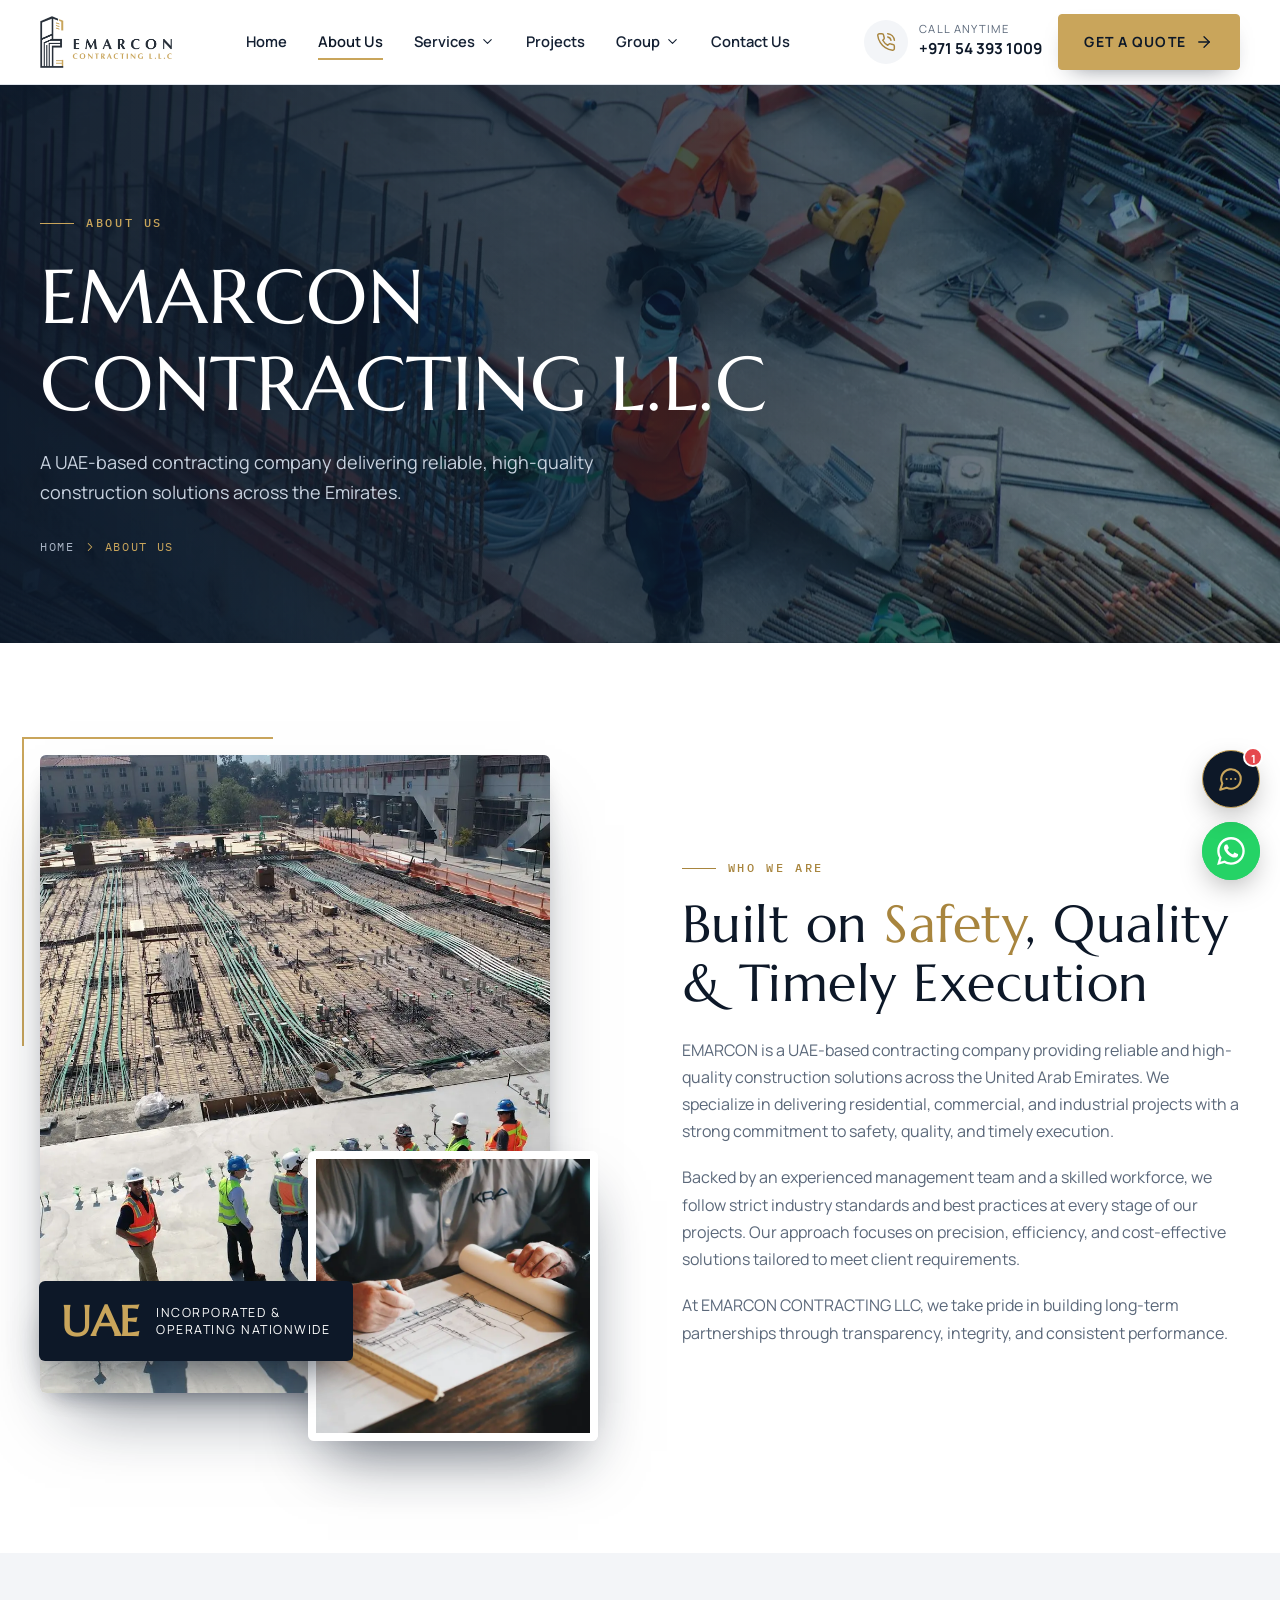
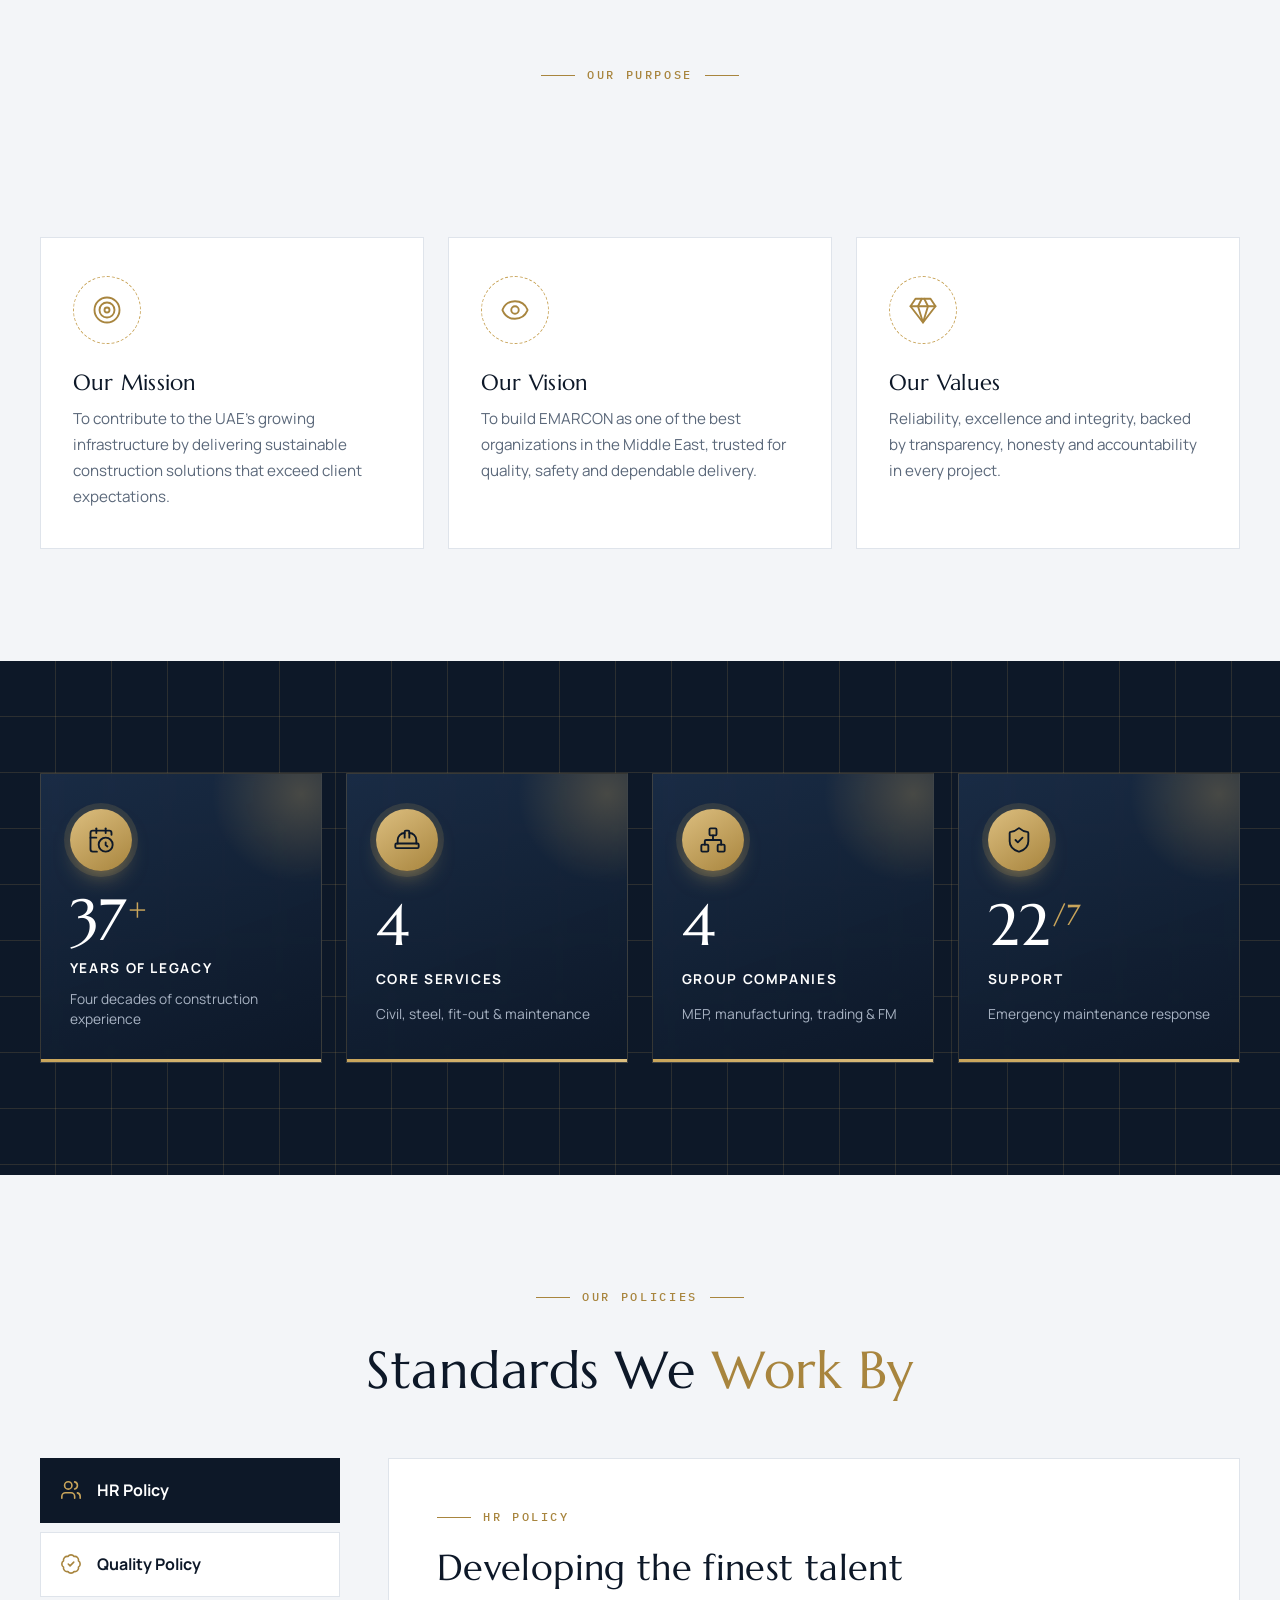
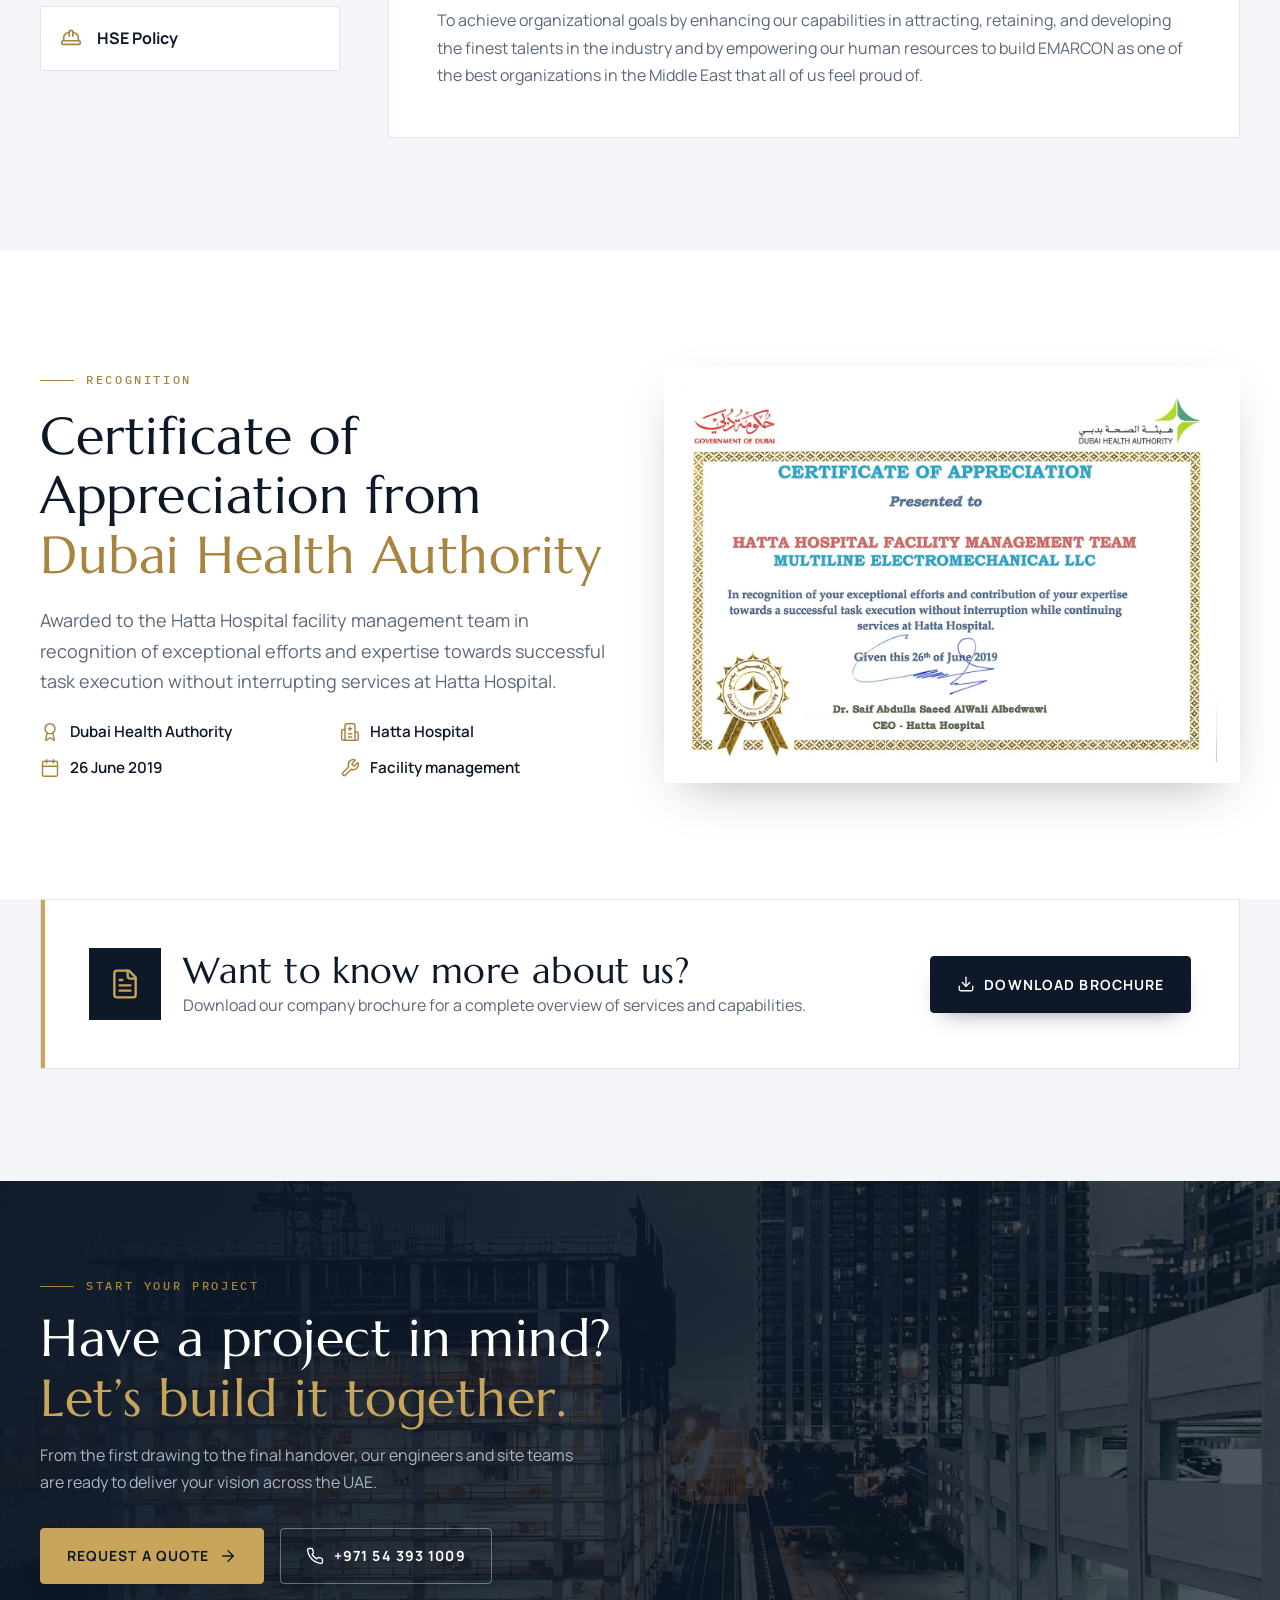
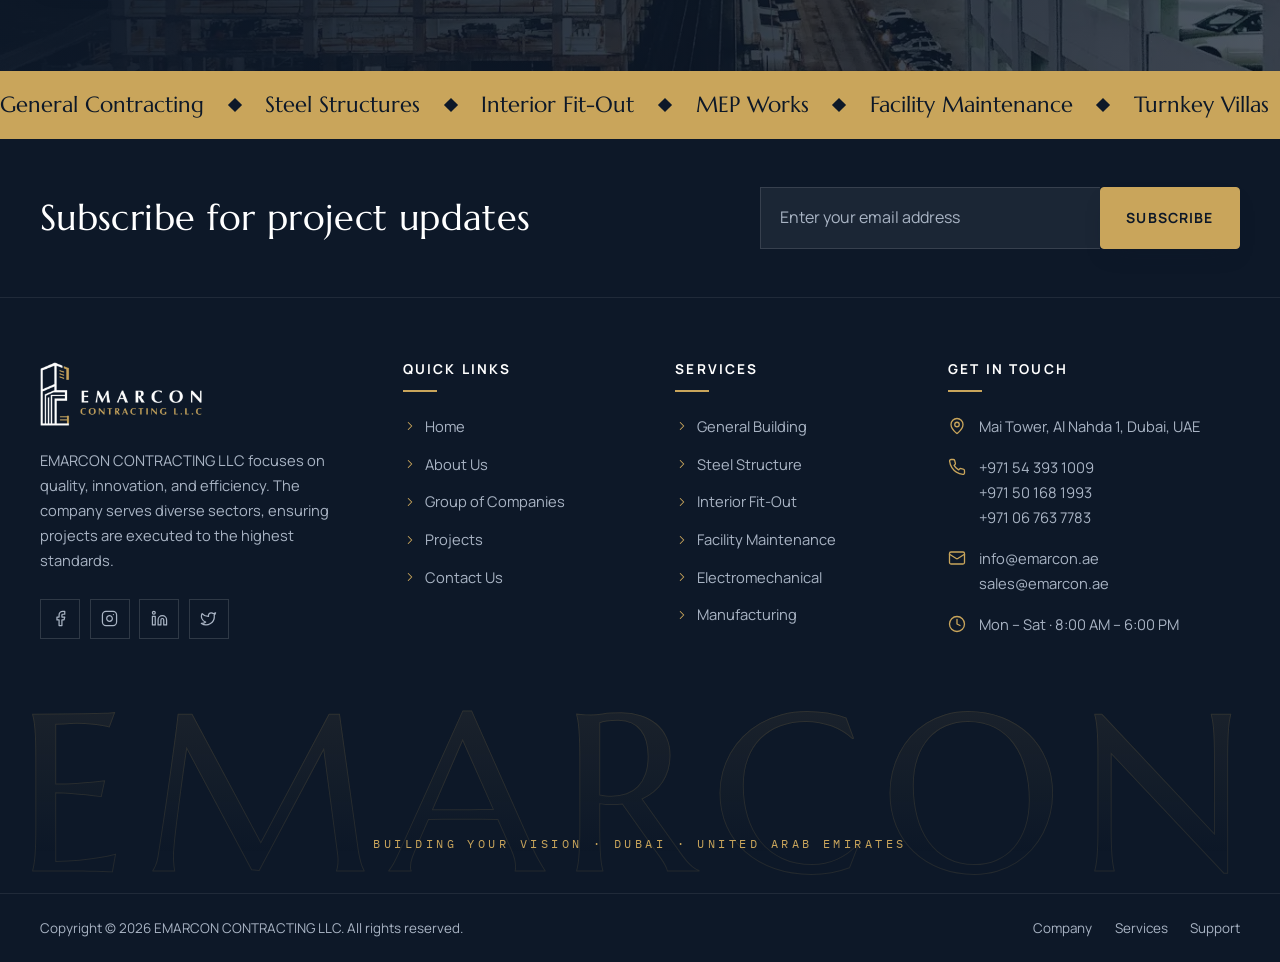
<file: about.html>
<!doctype html>
<html lang="en">
<head>
<meta charset="utf-8">
<meta name="viewport" content="width=device-width, initial-scale=1, viewport-fit=cover">
<title>About EMARCON</title>
<meta name="claude:viewport-fit-sides" content="cover">
<meta name="description" content="About EMARCON Contracting LLC — our story, mission, HR, Quality and HSE policies.">
<meta name="theme-color" content="#0d1828">
<meta property="og:title" content="About EMARCON">
<meta property="og:description" content="About EMARCON Contracting LLC — our story, mission, HR, Quality and HSE policies.">
<meta property="og:image" content="assets/img/dubai-skyline.webp">
<link rel="icon" type="image/png" href="assets/img/favicon.png">
<link rel="preconnect" href="https://fonts.googleapis.com">
<link rel="preconnect" href="https://fonts.gstatic.com" crossorigin>
<link rel="stylesheet" href="https://fonts.googleapis.com/css2?family=Marcellus&family=Manrope:wght@400;500;600;700;800&family=IBM+Plex+Mono:wght@400;500;600&display=swap">
<link rel="stylesheet" href="assets/css/style.css">
</head>
<body data-page="about">
<div class="preloader" aria-hidden="true"><div><img src="assets/img/logo-light.png" alt=""><div class="preloader__bar"></div></div></div>
<div id="site-header"></div>
<main id="main">
<section class="page-hero">
  <div class="page-hero__bg"><img src="assets/img/site-rebar.webp" alt="" data-parallax></div>
  <div class="wrap">
    <span class="eyebrow">About us</span>
    <h1>EMARCON CONTRACTING L.L.C</h1>
    <p>A UAE-based contracting company delivering reliable, high-quality construction solutions across the Emirates.</p>
    <nav class="crumbs" aria-label="Breadcrumb"><a href="index.html">Home</a><i data-lucide="chevron-right"></i><span>About Us</span></nav>
  </div>
</section>
<section class="section">
  <div class="wrap split">
    <div class="media-stack reveal reveal--left">
      <span class="media-stack__frame"></span>
      <div class="media-stack__main img-reveal"><img src="assets/img/site-team.webp" alt="EMARCON team on a project site" loading="lazy"></div>
      <div class="media-stack__sub"><img src="assets/img/blueprint.webp" alt="Engineer drawing building plans" loading="lazy"></div>
      <div class="media-stack__tag"><strong>UAE</strong><span>Incorporated &amp;<br>operating nationwide</span></div>
    </div>
    <div class="reveal reveal--right">
      <span class="eyebrow">Who we are</span>
      <h2 class="h-section">Built on <em>Safety</em>, Quality &amp; Timely Execution</h2>
      <div class="prose" style="margin-top:1.4rem">
        <p>EMARCON is a UAE-based contracting company providing reliable and high-quality construction solutions across the United Arab Emirates. We specialize in delivering residential, commercial, and industrial projects with a strong commitment to safety, quality, and timely execution.</p>
        <p>Backed by an experienced management team and a skilled workforce, we follow strict industry standards and best practices at every stage of our projects. Our approach focuses on precision, efficiency, and cost-effective solutions tailored to meet client requirements.</p>
        <p>At EMARCON CONTRACTING LLC, we take pride in building long-term partnerships through transparency, integrity, and consistent performance.</p>
      </div>
    </div>
  </div>
</section>

<section class="section section--paper">
  <div class="wrap">
    <div class="section-head section-head--center"><span class="eyebrow reveal">Our purpose</span><h2 class="h-section reveal">Mission, Vision &amp; <em>Values</em></h2></div>
    <div class="mv-grid">
      <article class="v-card reveal"><div class="v-card__icon"><i data-lucide="target"></i></div><h3>Our Mission</h3><p>To contribute to the UAE’s growing infrastructure by delivering sustainable construction solutions that exceed client expectations.</p></article>
      <article class="v-card reveal" style="--d:.1s"><div class="v-card__icon"><i data-lucide="eye"></i></div><h3>Our Vision</h3><p>To build EMARCON as one of the best organizations in the Middle East, trusted for quality, safety and dependable delivery.</p></article>
      <article class="v-card reveal" style="--d:.2s"><div class="v-card__icon"><i data-lucide="gem"></i></div><h3>Our Values</h3><p>Reliability, excellence and integrity, backed by transparency, honesty and accountability in every project.</p></article>
    </div>
  </div>
</section>

<section class="section blueprint">
  <div class="wrap"><div class="st-grid" data-mslide><div class="st-card reveal" style="--d:0.00s"><span class="st-card__ico"><i data-lucide="calendar-clock"></i></span><div class="stat__num" data-count="40">40<sup>+</sup></div><div class="st-card__label">Years of legacy</div><p>Four decades of construction experience</p><span class="st-card__bar"></span></div><div class="st-card reveal" style="--d:0.12s"><span class="st-card__ico"><i data-lucide="hard-hat"></i></span><div class="stat__num" data-count="4">4<sup></sup></div><div class="st-card__label">Core services</div><p>Civil, steel, fit-out &amp; maintenance</p><span class="st-card__bar"></span></div><div class="st-card reveal" style="--d:0.24s"><span class="st-card__ico"><i data-lucide="network"></i></span><div class="stat__num" data-count="4">4<sup></sup></div><div class="st-card__label">Group companies</div><p>MEP, manufacturing, trading &amp; FM</p><span class="st-card__bar"></span></div><div class="st-card reveal" style="--d:0.36s"><span class="st-card__ico"><i data-lucide="shield-check"></i></span><div class="stat__num" data-count="24">24<sup>/7</sup></div><div class="st-card__label">Support</div><p>Emergency maintenance response</p><span class="st-card__bar"></span></div></div></div>
</section>

<section class="section section--paper">
  <div class="wrap">
    <div class="section-head section-head--center"><span class="eyebrow reveal">Our policies</span><h2 class="h-section reveal">Standards We <em>Work By</em></h2></div>
    <div class="policy reveal" data-tabs>
      <div class="tabs" role="tablist">
        <button class="tab is-active" type="button" role="tab" aria-selected="true"><i data-lucide="users"></i>HR Policy</button>
        <button class="tab" type="button" role="tab" aria-selected="false"><i data-lucide="badge-check"></i>Quality Policy</button>
        <button class="tab" type="button" role="tab" aria-selected="false"><i data-lucide="hard-hat"></i>HSE Policy</button>
      </div>
      <div>
        <div class="tab-panel" role="tabpanel"><span class="eyebrow">HR Policy</span><h3>Developing the finest talent</h3><p>To achieve organizational goals by enhancing our capabilities in attracting, retaining, and developing the finest talents in the industry and by empowering our human resources to build EMARCON as one of the best organizations in the Middle East that all of us feel proud of.</p></div>
        <div class="tab-panel" role="tabpanel" hidden><span class="eyebrow">Quality Policy</span><h3>Quality on time, every time</h3><p>EMARCON continuously seeks advancement and innovation to provide better quality of services on time upholding the trust of customers by maintaining the highest professional integrity and quality standards.</p><p>We dedicate and combine our facilities, skills, knowledge, and experience for the benefit of customers, providing assured quality products that meet the needs and expectations of the customer.</p><p>We strive to continually improve in all aspects of the management system and comply with regulatory and legislative requirements.</p></div>
        <div class="tab-panel" role="tabpanel" hidden><span class="eyebrow">HSE Policy</span><h3>Health, safety &amp; environment first</h3><p>EMARCON management is dedicated to ensuring that the safety, health, and environmental aspects are taken to the extreme level. The company pursues comprehensive health and safety rules and regulations.</p><p>It is the company’s policy to ensure that none of its procedures, practices or methods of work will expose human beings to distress and financial loss.</p></div>
      </div>
    </div>
  </div>
</section>

<section class="section">
  <div class="wrap cert">
    <div class="reveal reveal--left">
      <span class="eyebrow">Recognition</span>
      <h2 class="h-section">Certificate of Appreciation from <em>Dubai Health Authority</em></h2>
      <p class="lead" style="margin-top:1.2rem">Awarded to the Hatta Hospital facility management team in recognition of exceptional efforts and expertise towards successful task execution without interrupting services at Hatta Hospital.</p>
      <ul class="ticks" style="margin-top:1.5rem">
        <li><i data-lucide="award"></i>Dubai Health Authority</li>
        <li><i data-lucide="hospital"></i>Hatta Hospital</li>
        <li><i data-lucide="calendar"></i>26 June 2019</li>
        <li><i data-lucide="wrench"></i>Facility management</li>
      </ul>
    </div>
    <a class="cert__img reveal reveal--right" href="#" data-lightbox="assets/img/certificate.webp" data-title="Certificate of Appreciation" data-meta="Dubai Health Authority · Hatta Hospital"><img src="assets/img/certificate.webp" alt="Certificate of Appreciation from Dubai Health Authority" loading="lazy"></a>
  </div>
</section>

<section class="section section--paper" style="padding-top:0">
  <div class="wrap">
    <div class="brochure reveal">
      <div class="brochure__l"><span class="brochure__ico"><i data-lucide="file-text"></i></span><div><h3>Want to know more about us?</h3><p>Download our company brochure for a complete overview of services and capabilities.</p></div></div>
      <a class="btn btn--dark" href="contact.html"><i data-lucide="download"></i> Download Brochure</a>
    </div>
  </div>
</section>
</main>
<div id="site-footer"></div>
<script src="assets/js/lucide.min.js"></script>
<script src="assets/js/main.js"></script>
<script src="assets/js/chatbot.js"></script>
</body>
</html>
</file>
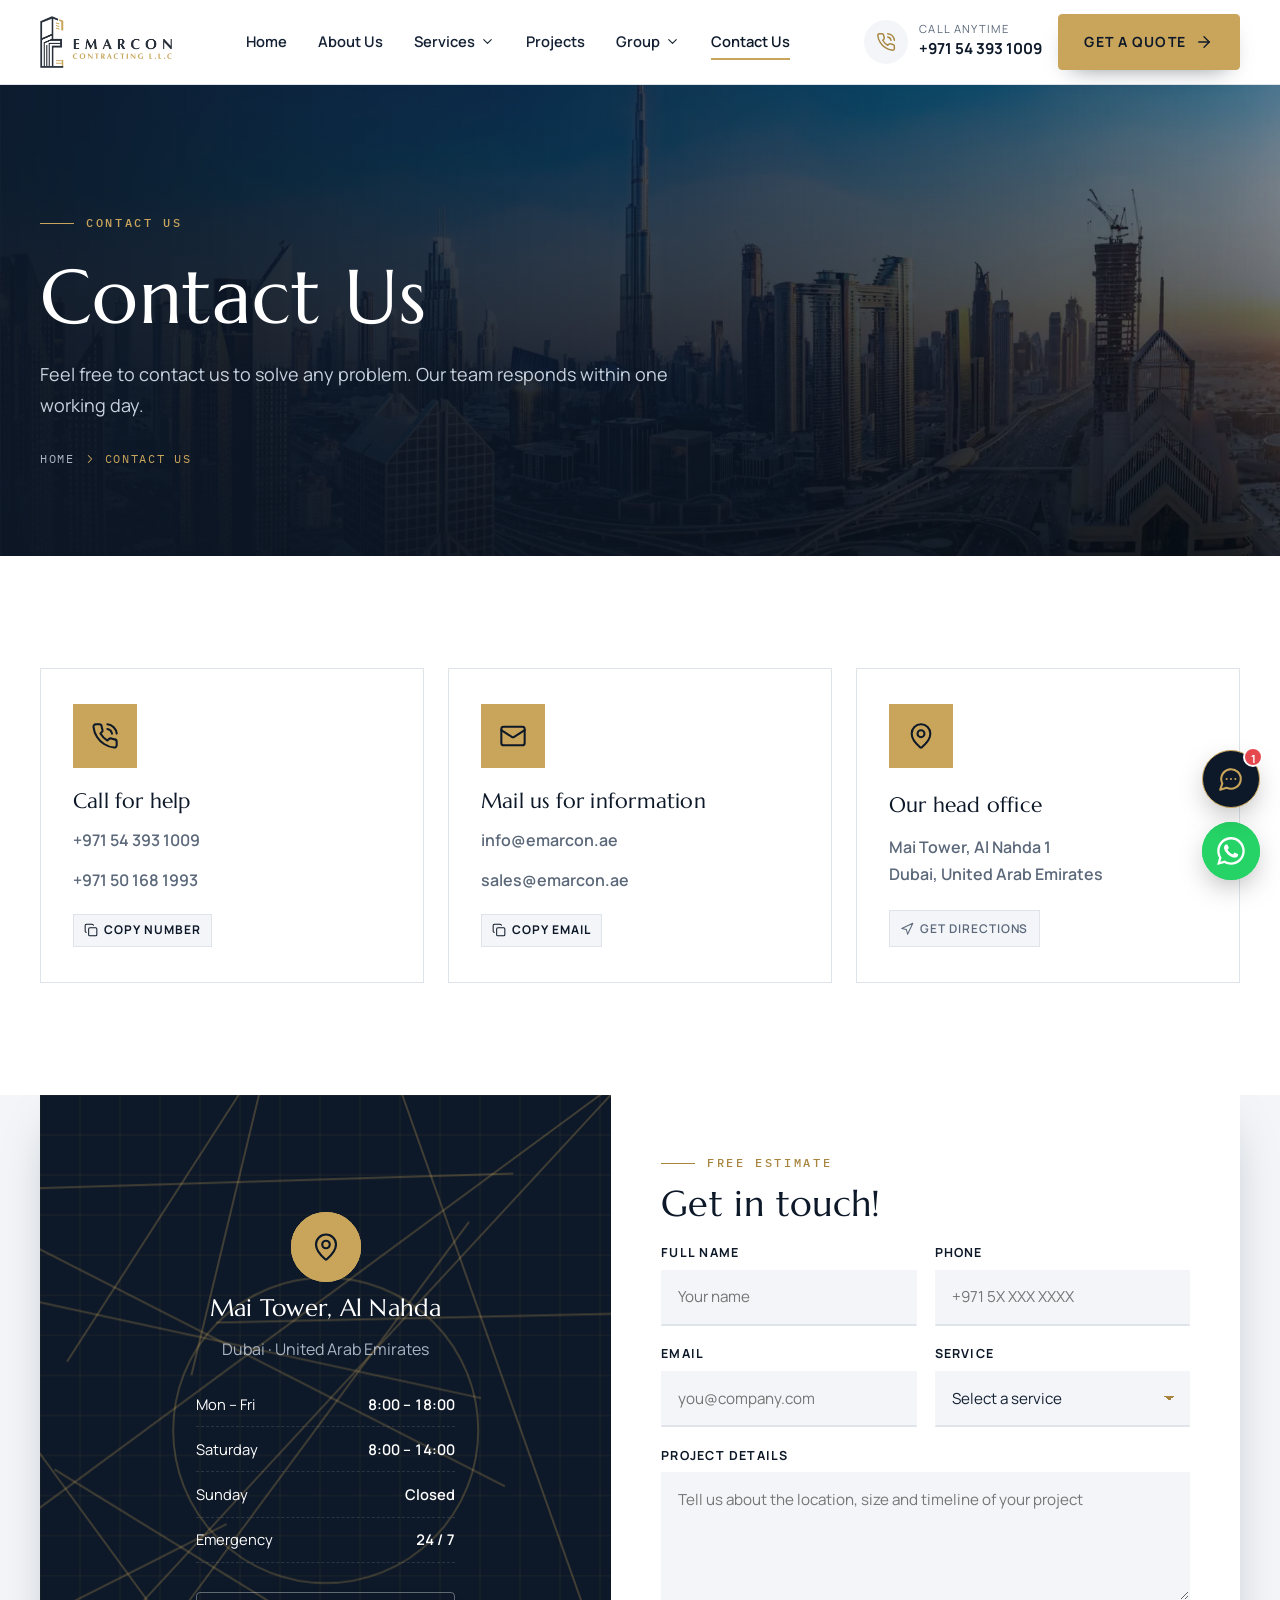
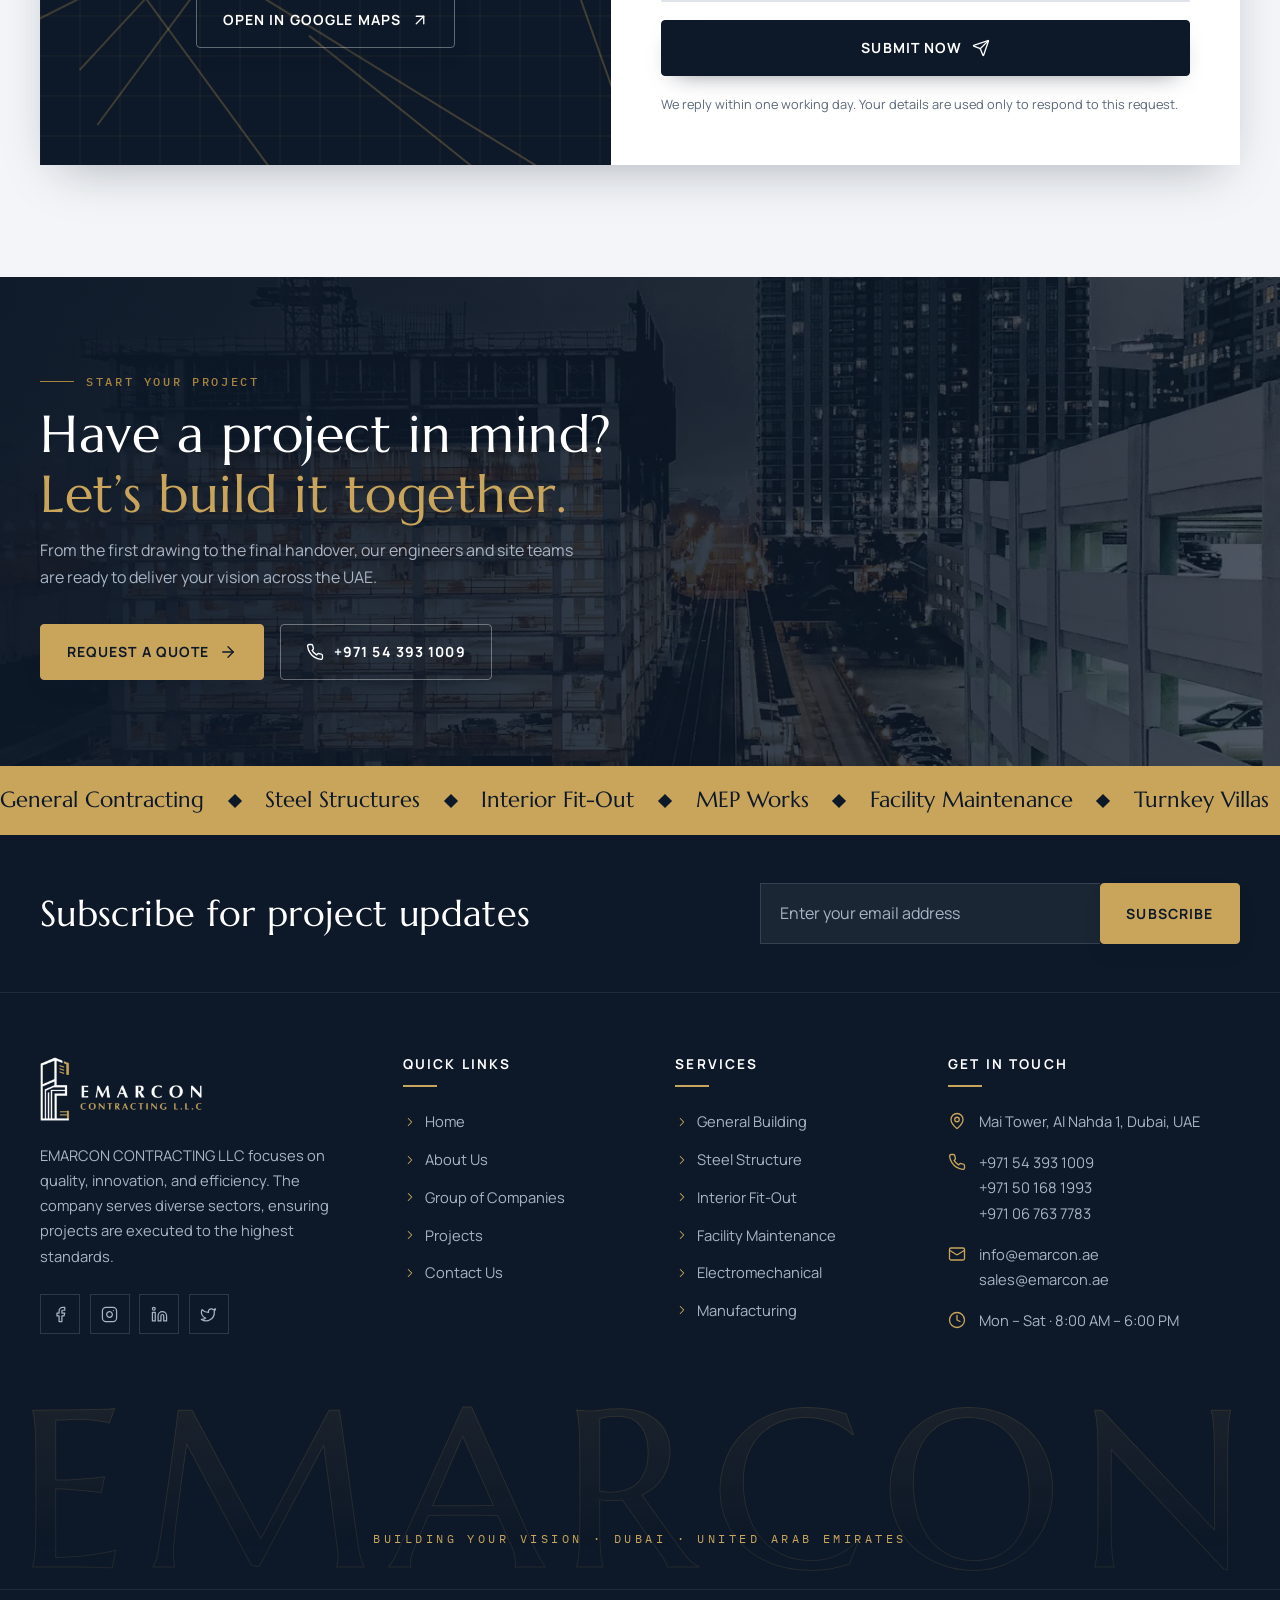
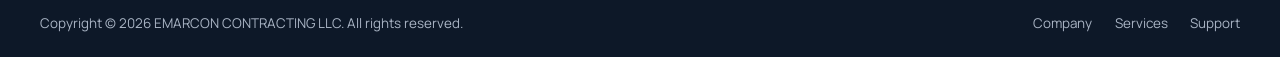
<file: contact.html>
<!doctype html>
<html lang="en">
<head>
<meta charset="utf-8">
<meta name="viewport" content="width=device-width, initial-scale=1, viewport-fit=cover">
<title>Contact EMARCON</title>
<meta name="claude:viewport-fit-sides" content="cover">
<meta name="description" content="Contact EMARCON Contracting LLC, Mai Tower, Al Nahda, Dubai, UAE.">
<meta name="theme-color" content="#0d1828">
<meta property="og:title" content="Contact EMARCON">
<meta property="og:description" content="Contact EMARCON Contracting LLC, Mai Tower, Al Nahda, Dubai, UAE.">
<meta property="og:image" content="assets/img/dubai-skyline.webp">
<link rel="icon" type="image/png" href="assets/img/favicon.png">
<link rel="preconnect" href="https://fonts.googleapis.com">
<link rel="preconnect" href="https://fonts.gstatic.com" crossorigin>
<link rel="stylesheet" href="https://fonts.googleapis.com/css2?family=Marcellus&family=Manrope:wght@400;500;600;700;800&family=IBM+Plex+Mono:wght@400;500;600&display=swap">
<link rel="stylesheet" href="assets/css/style.css">
</head>
<body data-page="contact">
<div class="preloader" aria-hidden="true"><div><img src="assets/img/logo-light.png" alt=""><div class="preloader__bar"></div></div></div>
<div id="site-header"></div>
<main id="main">
<section class="page-hero">
  <div class="page-hero__bg"><img src="assets/img/dubai-banner.webp" alt="" data-parallax></div>
  <div class="wrap">
    <span class="eyebrow">Contact us</span>
    <h1>Contact Us</h1>
    <p>Feel free to contact us to solve any problem. Our team responds within one working day.</p>
    <nav class="crumbs" aria-label="Breadcrumb"><a href="index.html">Home</a><i data-lucide="chevron-right"></i><span>Contact Us</span></nav>
  </div>
</section>
<section class="section">
  <div class="wrap">
    <div class="contact-cards">
      <article class="c-card reveal"><span class="ico"><i data-lucide="phone-call"></i></span><h3>Call for help</h3><a href="tel:+971543931009">+971 54 393 1009</a><a href="tel:+971501681993">+971 50 168 1993</a><button class="copy-btn" type="button" data-copy="+971 54 393 1009"><i data-lucide="copy"></i> Copy number</button></article>
      <article class="c-card reveal" style="--d:.1s"><span class="ico"><i data-lucide="mail"></i></span><h3>Mail us for information</h3><a href="mailto:info@emarcon.ae">info@emarcon.ae</a><a href="mailto:sales@emarcon.ae">sales@emarcon.ae</a><button class="copy-btn" type="button" data-copy="info@emarcon.ae"><i data-lucide="copy"></i> Copy email</button></article>
      <article class="c-card reveal" style="--d:.2s"><span class="ico"><i data-lucide="map-pin"></i></span><h3>Our head office</h3><span>Mai Tower, Al Nahda 1<br>Dubai, United Arab Emirates</span><a class="copy-btn" href="https://maps.google.com/?q=Mai+Tower+Al+Nahda+Dubai" target="_blank" rel="noopener"><i data-lucide="navigation"></i> Get directions</a></article>
    </div>
  </div>
</section>
<section class="section section--paper" style="padding-top:0;background:linear-gradient(var(--white) 0 0) top/100% 0 no-repeat, var(--paper)">
  <div class="wrap">
    <div class="quote-wrap reveal">
      <div class="map-card"><canvas data-blueprint aria-hidden="true"></canvas>
        <div class="map-card__pin"><span class="dot"><i data-lucide="map-pin"></i></span><h3>Mai Tower, Al Nahda</h3><p>Dubai · United Arab Emirates</p>
          <ul class="hours" style="width:min(300px,100%);margin-top:1rem;text-align:left"><li><span>Mon – Fri</span><b>8:00 – 18:00</b></li><li><span>Saturday</span><b>8:00 – 14:00</b></li><li><span>Sunday</span><b>Closed</b></li><li><span>Emergency</span><b>24 / 7</b></li></ul>
          <a class="btn btn--ghost" style="margin-top:1rem" href="https://maps.google.com/?q=Mai+Tower+Al+Nahda+Dubai" target="_blank" rel="noopener">Open in Google Maps <i data-lucide="arrow-up-right"></i></a>
        </div>
      </div>
      <div data-quote-slot="cf" data-title="Get in touch!"></div>
    </div>
  </div>
</section>
</main>
<div id="site-footer"></div>
<script src="assets/js/lucide.min.js"></script>
<script src="assets/js/main.js"></script>
<script src="assets/js/chatbot.js"></script>
</body>
</html>
</file>
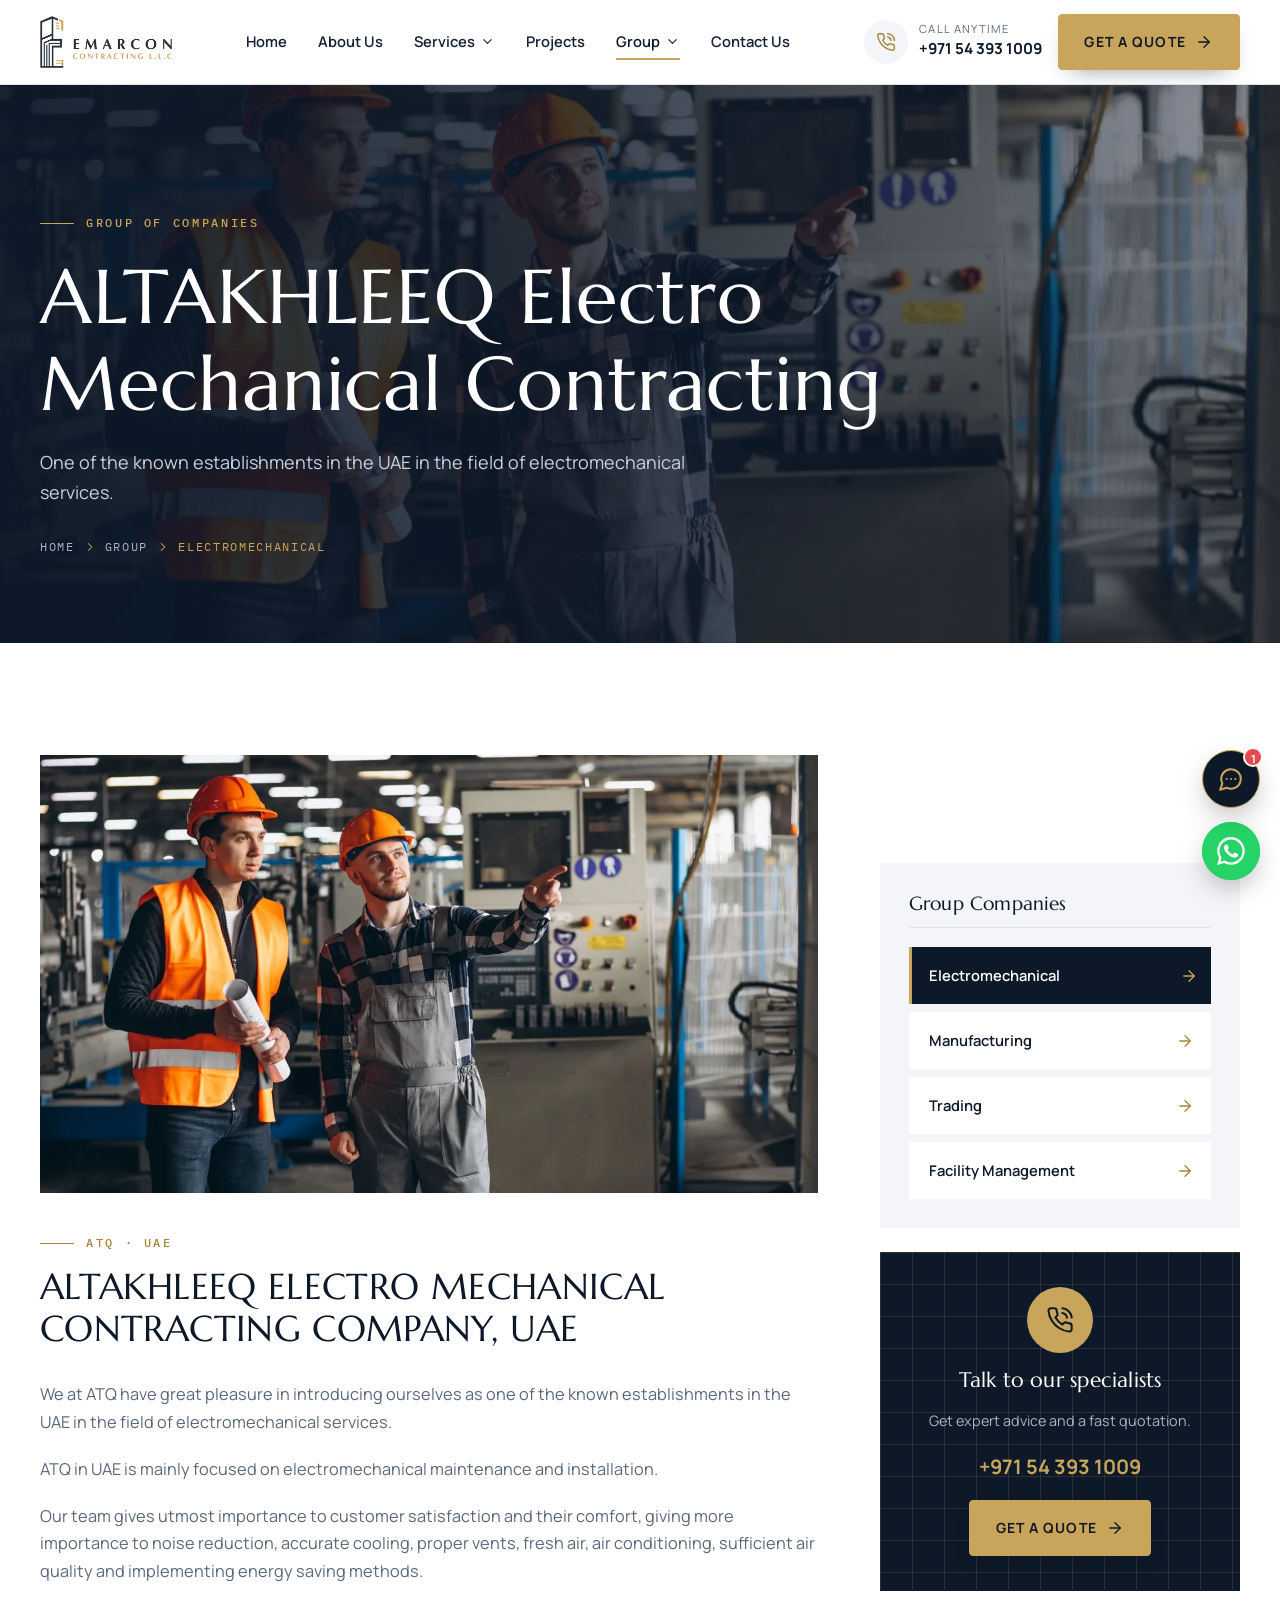
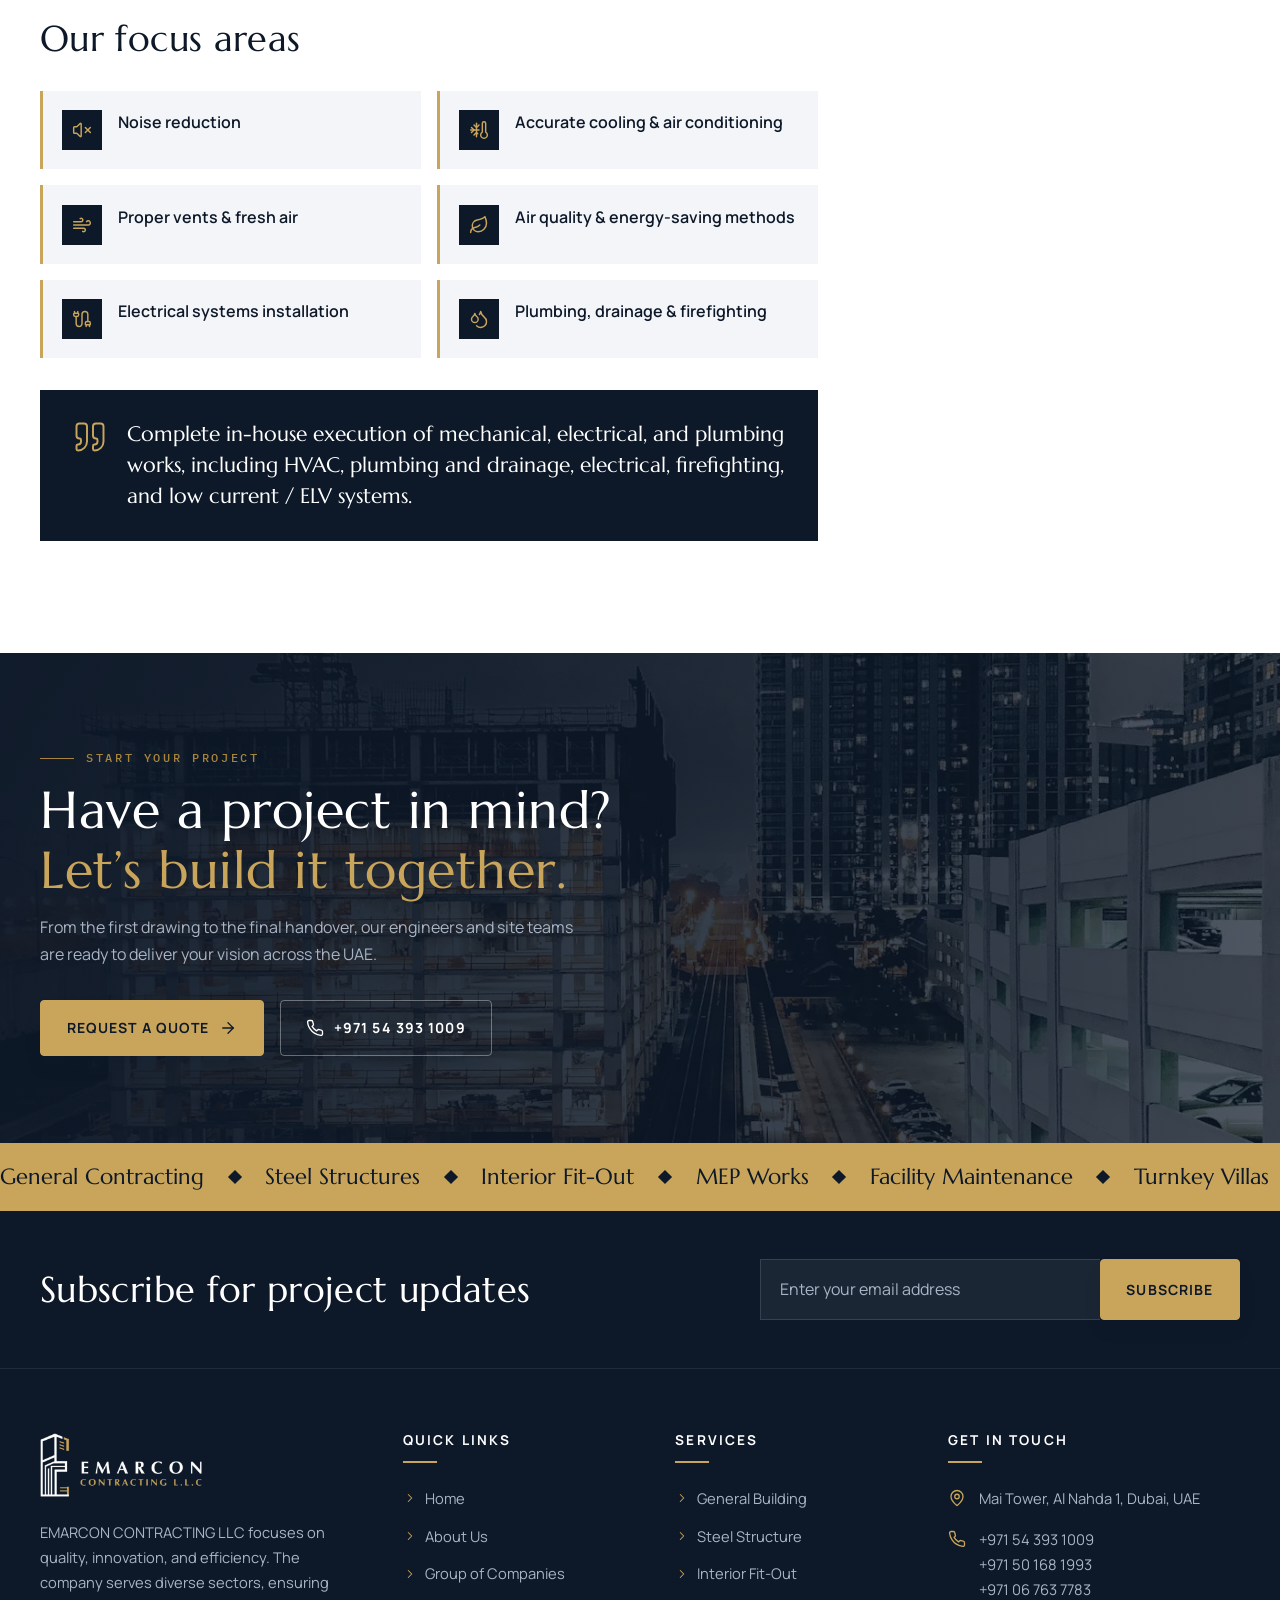
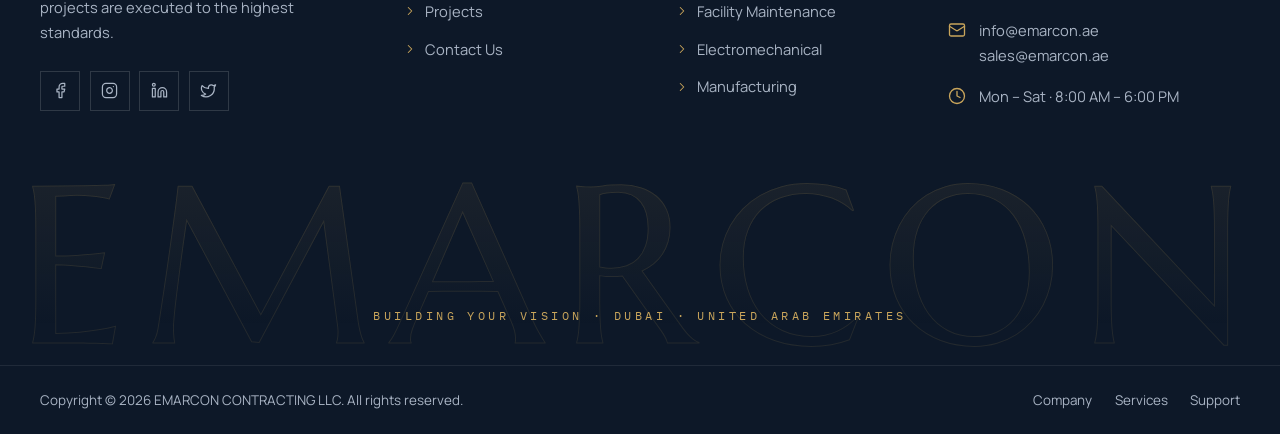
<file: electro-mechanical.html>
<!doctype html>
<html lang="en">
<head>
<meta charset="utf-8">
<meta name="viewport" content="width=device-width, initial-scale=1, viewport-fit=cover">
<title>Electromechanical | EMARCON Group</title>
<meta name="claude:viewport-fit-sides" content="cover">
<meta name="description" content="Electromechanical maintenance and installation with a focus on accurate cooling, fresh air, air quality and energy-saving methods.">
<meta name="theme-color" content="#0d1828">
<meta property="og:title" content="Electromechanical | EMARCON Group">
<meta property="og:description" content="Electromechanical maintenance and installation with a focus on accurate cooling, fresh air, air quality and energy-saving methods.">
<meta property="og:image" content="assets/img/dubai-skyline.webp">
<link rel="icon" type="image/png" href="assets/img/favicon.png">
<link rel="preconnect" href="https://fonts.googleapis.com">
<link rel="preconnect" href="https://fonts.gstatic.com" crossorigin>
<link rel="stylesheet" href="https://fonts.googleapis.com/css2?family=Marcellus&family=Manrope:wght@400;500;600;700;800&family=IBM+Plex+Mono:wght@400;500;600&display=swap">
<link rel="stylesheet" href="assets/css/style.css">
</head>
<body data-page="electro">
<div class="preloader" aria-hidden="true"><div><img src="assets/img/logo-light.png" alt=""><div class="preloader__bar"></div></div></div>
<div id="site-header"></div>
<main id="main">
<section class="page-hero">
  <div class="page-hero__bg"><img src="assets/img/electromechanical.webp" alt="" data-parallax></div>
  <div class="wrap">
    <span class="eyebrow">Group of companies</span>
    <h1>ALTAKHLEEQ Electro Mechanical Contracting</h1>
    <p>One of the known establishments in the UAE in the field of electromechanical services.</p>
    <nav class="crumbs" aria-label="Breadcrumb"><a href="index.html">Home</a><i data-lucide="chevron-right"></i><a href="group.html">Group</a><i data-lucide="chevron-right"></i><span>Electromechanical</span></nav>
  </div>
</section>
<section class="section">
  <div class="wrap detail">
    <div class="detail__main">
  <div class="detail__hero-img img-reveal"><img src="assets/img/electromechanical.webp" alt="Electromechanical engineers in a plant room"></div>
  <div class="reveal"><span class="eyebrow">ATQ · UAE</span><h2 style="margin-top:.8rem">ALTAKHLEEQ ELECTRO MECHANICAL CONTRACTING COMPANY, UAE</h2></div>
  <div class="prose reveal"><p>We at ATQ have great pleasure in introducing ourselves as one of the known establishments in the UAE in the field of electromechanical services.</p><p>ATQ in UAE is mainly focused on electromechanical maintenance and installation.</p><p>Our team gives utmost importance to customer satisfaction and their comfort, giving more importance to noise reduction, accurate cooling, proper vents, fresh air, air conditioning, sufficient air quality and implementing energy saving methods.</p></div>
  <div class="reveal"><h2>Our focus areas</h2></div>
  <ul class="scope">
    <li class="reveal"><span class="ico"><i data-lucide="volume-x"></i></span>Noise reduction</li>
    <li class="reveal"><span class="ico"><i data-lucide="thermometer-snowflake"></i></span>Accurate cooling &amp; air conditioning</li>
    <li class="reveal"><span class="ico"><i data-lucide="wind"></i></span>Proper vents &amp; fresh air</li>
    <li class="reveal"><span class="ico"><i data-lucide="leaf"></i></span>Air quality &amp; energy-saving methods</li>
    <li class="reveal"><span class="ico"><i data-lucide="cable"></i></span>Electrical systems installation</li>
    <li class="reveal"><span class="ico"><i data-lucide="droplets"></i></span>Plumbing, drainage &amp; firefighting</li>
  </ul>
  <div class="callout reveal"><i data-lucide="quote"></i><p>Complete in-house execution of mechanical, electrical, and plumbing works, including HVAC, plumbing and drainage, electrical, firefighting, and low current / ELV systems.</p></div></div>
    <aside class="sidebar">
      <div class="side-box reveal"><h4>Group Companies</h4><nav class="side-nav"><a href="electro-mechanical.html" class="is-active">Electromechanical<i data-lucide="arrow-right"></i></a><a href="manufacturing.html">Manufacturing<i data-lucide="arrow-right"></i></a><a href="trading.html">Trading<i data-lucide="arrow-right"></i></a><a href="facility-management.html">Facility Management<i data-lucide="arrow-right"></i></a></nav></div>
      <div class="side-cta reveal"><span class="ico"><i data-lucide="phone-call"></i></span><h4>Talk to our specialists</h4><p>Get expert advice and a fast quotation.</p><strong>+971 54 393 1009</strong><button class="btn" type="button" data-open-quote>Get a Quote <i data-lucide="arrow-right"></i></button></div>
    </aside>
  </div>
</section>
</main>
<div id="site-footer"></div>
<script src="assets/js/lucide.min.js"></script>
<script src="assets/js/main.js"></script>
<script src="assets/js/chatbot.js"></script>
</body>
</html>
</file>
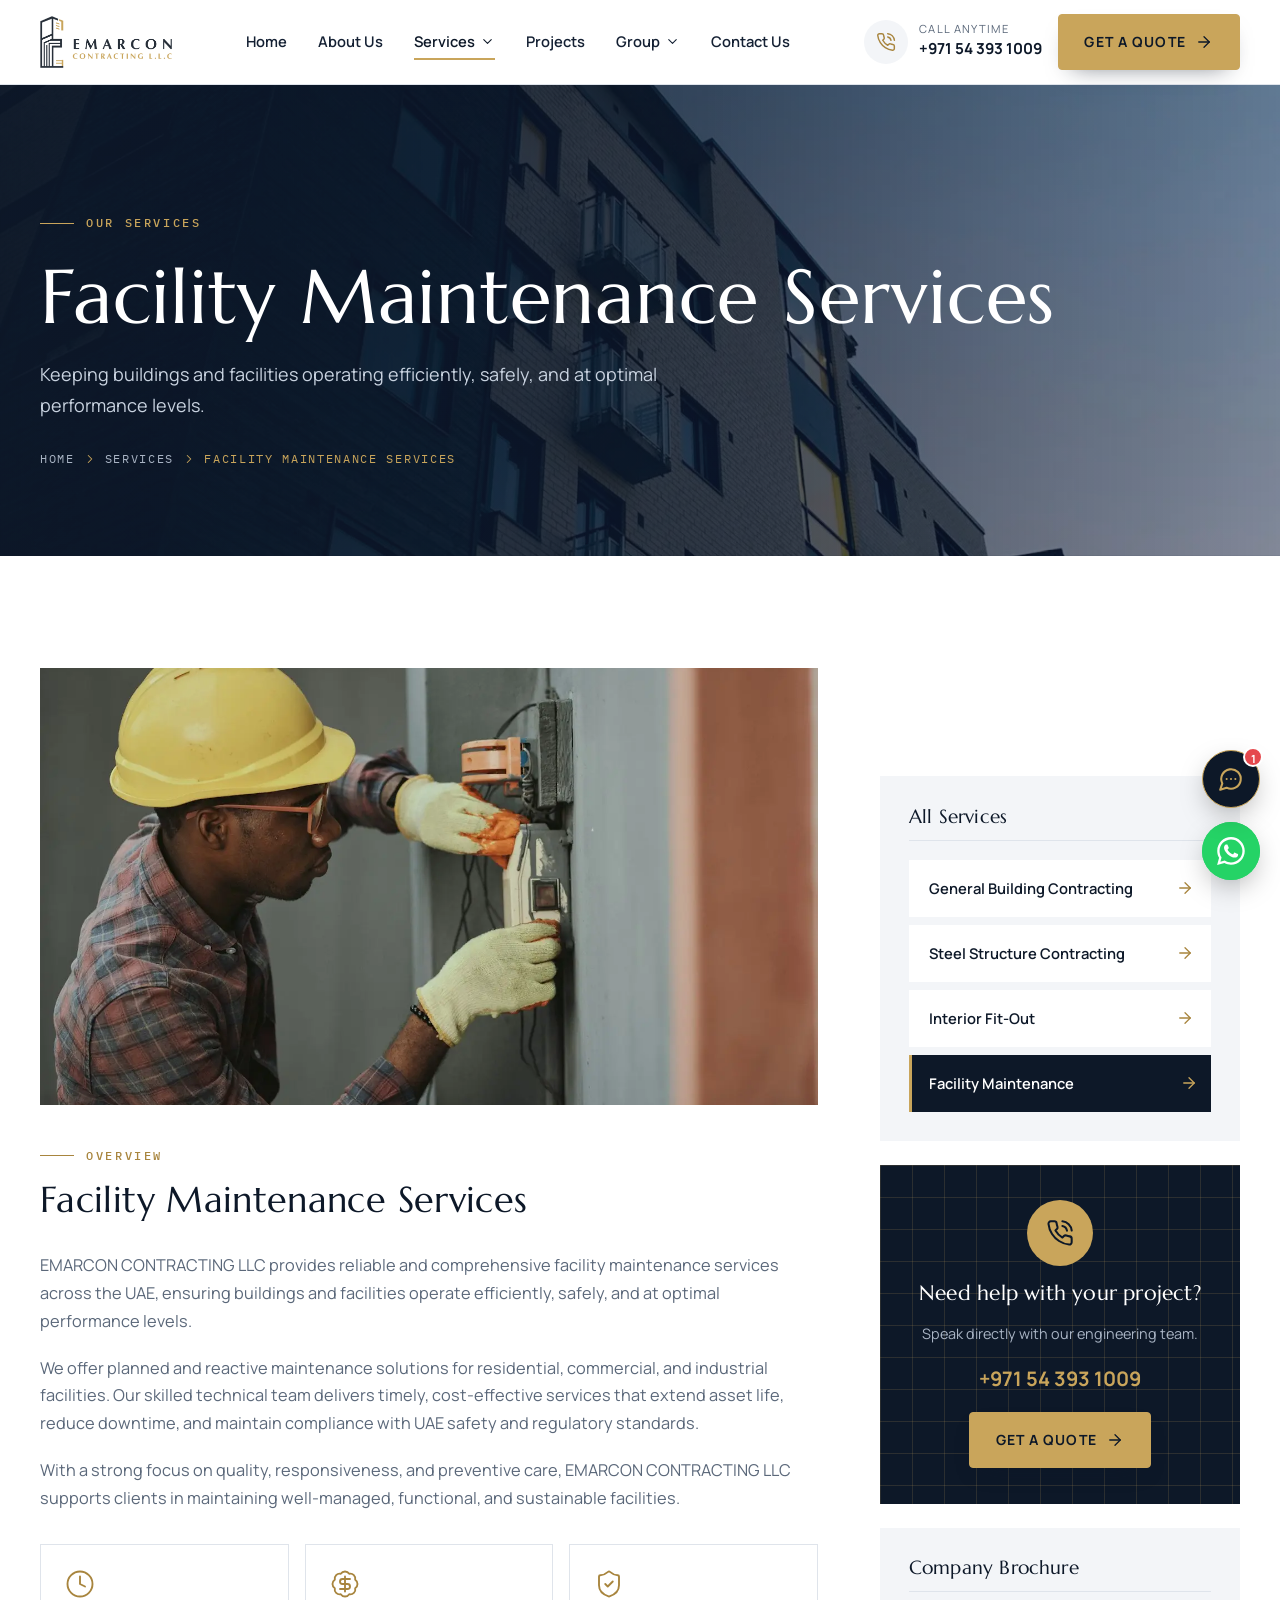
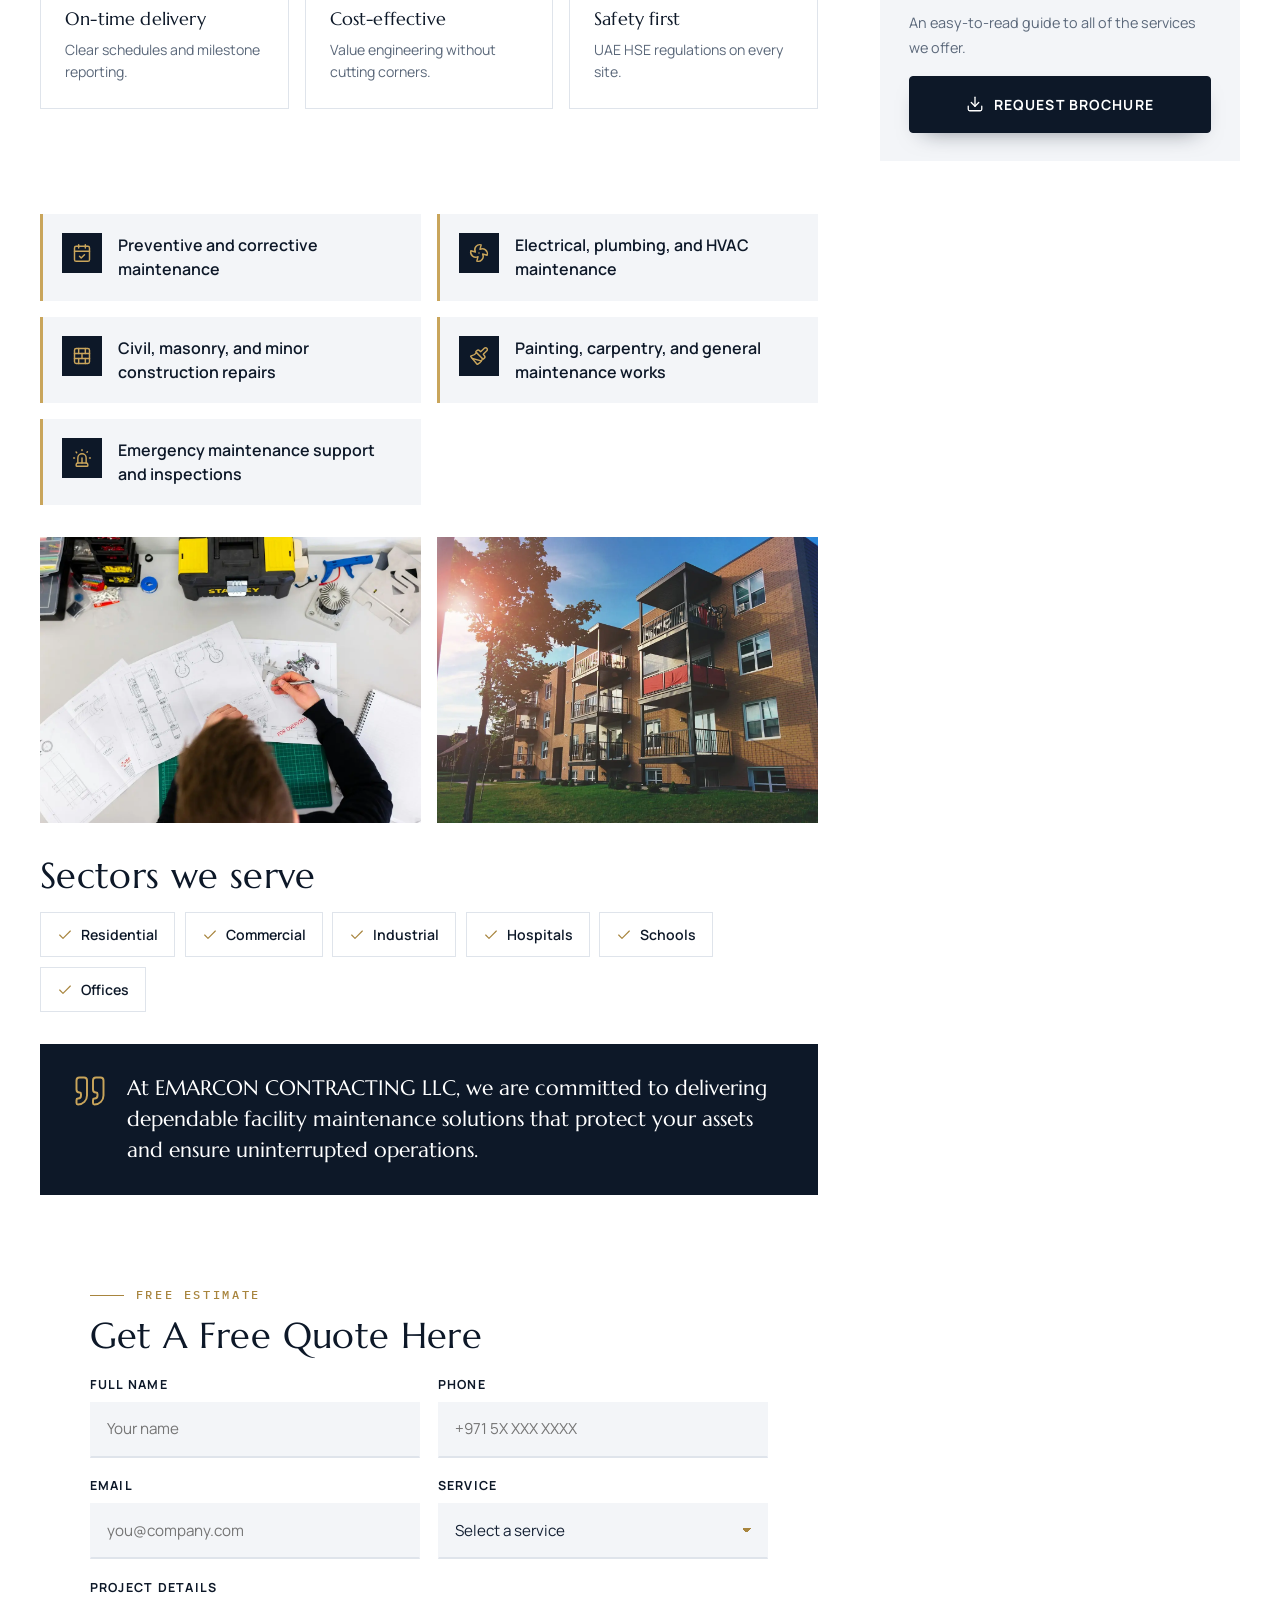
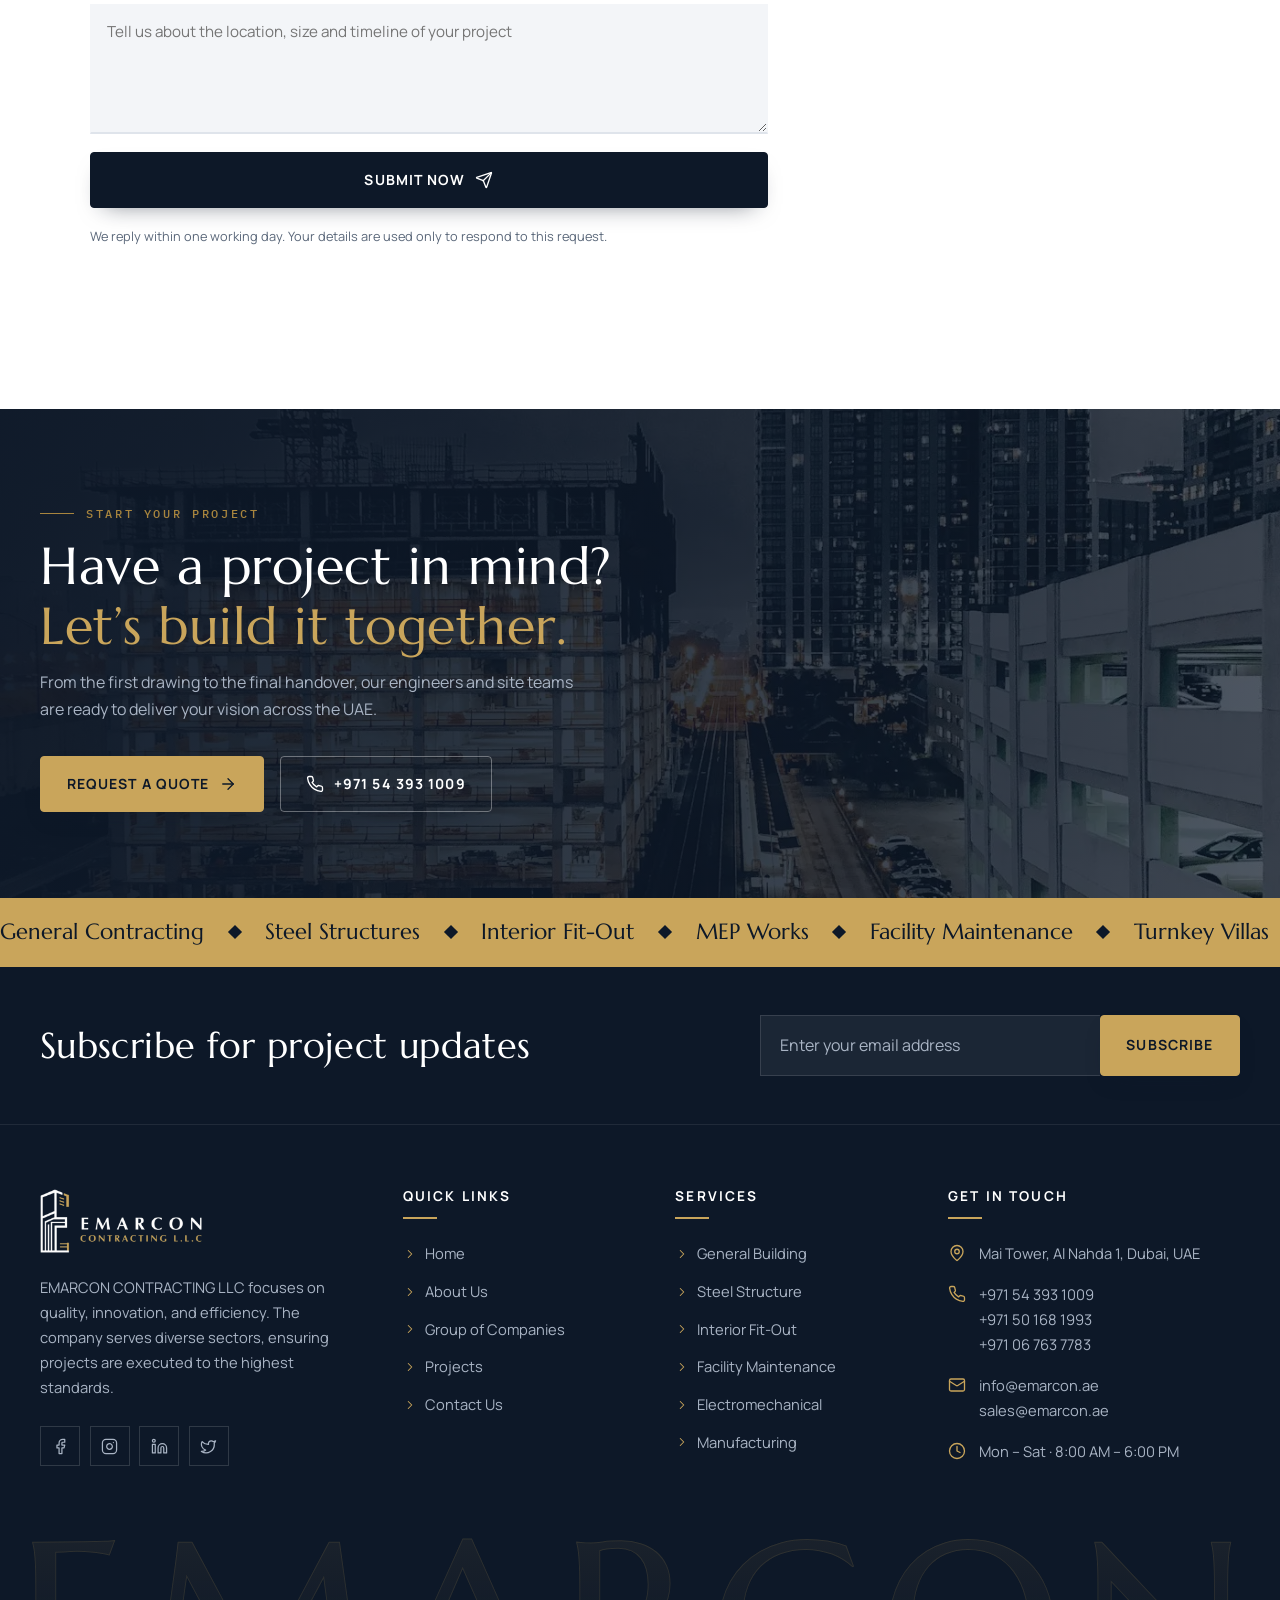
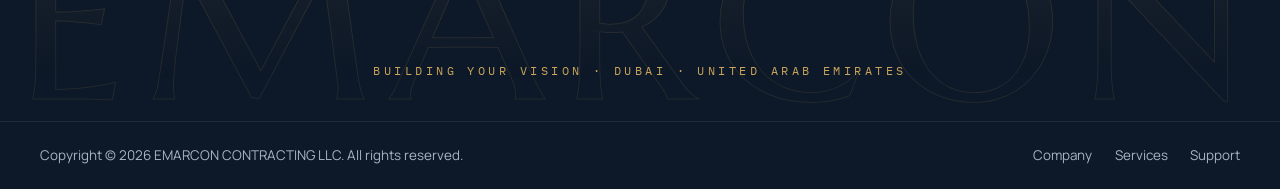
<file: facility-maintenance.html>
<!doctype html>
<html lang="en">
<head>
<meta charset="utf-8">
<meta name="viewport" content="width=device-width, initial-scale=1, viewport-fit=cover">
<title>Facility Maintenance Services | EMARCON</title>
<meta name="claude:viewport-fit-sides" content="cover">
<meta name="description" content="Comprehensive preventive and corrective maintenance covering both civil and MEP aspects for residential and commercial buildings.">
<meta name="theme-color" content="#0d1828">
<meta property="og:title" content="Facility Maintenance Services | EMARCON">
<meta property="og:description" content="Comprehensive preventive and corrective maintenance covering both civil and MEP aspects for residential and commercial buildings.">
<meta property="og:image" content="assets/img/dubai-skyline.webp">
<link rel="icon" type="image/png" href="assets/img/favicon.png">
<link rel="preconnect" href="https://fonts.googleapis.com">
<link rel="preconnect" href="https://fonts.gstatic.com" crossorigin>
<link rel="stylesheet" href="https://fonts.googleapis.com/css2?family=Marcellus&family=Manrope:wght@400;500;600;700;800&family=IBM+Plex+Mono:wght@400;500;600&display=swap">
<link rel="stylesheet" href="assets/css/style.css">
</head>
<body data-page="maintenance">
<div class="preloader" aria-hidden="true"><div><img src="assets/img/logo-light.png" alt=""><div class="preloader__bar"></div></div></div>
<div id="site-header"></div>
<main id="main">
<section class="page-hero">
  <div class="page-hero__bg"><img src="assets/img/facade.webp" alt="" data-parallax></div>
  <div class="wrap">
    <span class="eyebrow">Our services</span>
    <h1>Facility Maintenance Services</h1>
    <p>Keeping buildings and facilities operating efficiently, safely, and at optimal performance levels.</p>
    <nav class="crumbs" aria-label="Breadcrumb"><a href="index.html">Home</a><i data-lucide="chevron-right"></i><a href="services.html">Services</a><i data-lucide="chevron-right"></i><span>Facility Maintenance Services</span></nav>
  </div>
</section>
<section class="section">
  <div class="wrap detail">
    <div class="detail__main">
      <div class="detail__hero-img img-reveal"><img src="assets/img/electrician.webp" alt="Facility Maintenance Services"></div>
      <div class="reveal"><span class="eyebrow">Overview</span><h2 style="margin-top:.8rem">Facility Maintenance Services</h2></div>
      <div class="prose reveal"><p>EMARCON CONTRACTING LLC provides reliable and comprehensive facility maintenance services across the UAE, ensuring buildings and facilities operate efficiently, safely, and at optimal performance levels.</p><p>We offer planned and reactive maintenance solutions for residential, commercial, and industrial facilities. Our skilled technical team delivers timely, cost-effective services that extend asset life, reduce downtime, and maintain compliance with UAE safety and regulatory standards.</p><p>With a strong focus on quality, responsiveness, and preventive care, EMARCON CONTRACTING LLC supports clients in maintaining well-managed, functional, and sustainable facilities.</p></div>
      <div class="benefits"><div class="benefit reveal" style="--d:0.0s"><i data-lucide="clock"></i><h4>On-time delivery</h4><p>Clear schedules and milestone reporting.</p></div><div class="benefit reveal" style="--d:0.1s"><i data-lucide="badge-dollar-sign"></i><h4>Cost-effective</h4><p>Value engineering without cutting corners.</p></div><div class="benefit reveal" style="--d:0.2s"><i data-lucide="shield-check"></i><h4>Safety first</h4><p>UAE HSE regulations on every site.</p></div></div>
      <div class="reveal"><h2>Our Facility Maintenance Services Include</h2></div>
      <ul class="scope"><li class="reveal" style="--d:0.00s"><span class="ico"><i data-lucide="calendar-check"></i></span>Preventive and corrective maintenance</li><li class="reveal" style="--d:0.07s"><span class="ico"><i data-lucide="fan"></i></span>Electrical, plumbing, and HVAC maintenance</li><li class="reveal" style="--d:0.14s"><span class="ico"><i data-lucide="brick-wall"></i></span>Civil, masonry, and minor construction repairs</li><li class="reveal" style="--d:0.21s"><span class="ico"><i data-lucide="paintbrush"></i></span>Painting, carpentry, and general maintenance works</li><li class="reveal" style="--d:0.28s"><span class="ico"><i data-lucide="siren"></i></span>Emergency maintenance support and inspections</li></ul>
      <div class="gallery-2"><div class="img-reveal"><img src="assets/img/drawings.webp" alt="" loading="lazy"></div><div class="img-reveal"><img src="assets/img/apartments.webp" alt="" loading="lazy"></div></div>
      <div class="reveal"><h2 style="margin-bottom:1rem">Sectors we serve</h2><div class="chips"><span class="chip"><i data-lucide="check"></i>Residential</span><span class="chip"><i data-lucide="check"></i>Commercial</span><span class="chip"><i data-lucide="check"></i>Industrial</span><span class="chip"><i data-lucide="check"></i>Hospitals</span><span class="chip"><i data-lucide="check"></i>Schools</span><span class="chip"><i data-lucide="check"></i>Offices</span></div></div>
      <div class="callout reveal"><i data-lucide="quote"></i><p>At EMARCON CONTRACTING LLC, we are committed to delivering dependable facility maintenance solutions that protect your assets and ensure uninterrupted operations.</p></div>
      <div class="reveal"><div data-quote-slot="sf" data-title="Get A Free Quote Here"></div></div>
    </div>
    <aside class="sidebar">
      <div class="side-box reveal"><h4>All Services</h4><nav class="side-nav"><a href="general-building-contracting.html">General Building Contracting<i data-lucide="arrow-right"></i></a><a href="steel-structure-contracting.html">Steel Structure Contracting<i data-lucide="arrow-right"></i></a><a href="interior-fit-out.html">Interior Fit-Out<i data-lucide="arrow-right"></i></a><a href="facility-maintenance.html" class="is-active">Facility Maintenance<i data-lucide="arrow-right"></i></a></nav></div>
      <div class="side-cta reveal"><span class="ico"><i data-lucide="phone-call"></i></span><h4>Need help with your project?</h4><p>Speak directly with our engineering team.</p><strong>+971 54 393 1009</strong><button class="btn" type="button" data-open-quote data-service="Facility Maintenance">Get a Quote <i data-lucide="arrow-right"></i></button></div>
      <div class="side-box reveal"><h4>Company Brochure</h4><p style="color:var(--muted);font-size:.9rem;margin-bottom:1rem">An easy-to-read guide to all of the services we offer.</p><a class="btn btn--dark" href="contact.html" style="width:100%"><i data-lucide="download"></i> Request Brochure</a></div>
    </aside>
  </div>
</section>
</main>
<div id="site-footer"></div>
<script src="assets/js/lucide.min.js"></script>
<script src="assets/js/main.js"></script>
<script src="assets/js/chatbot.js"></script>
</body>
</html>
</file>
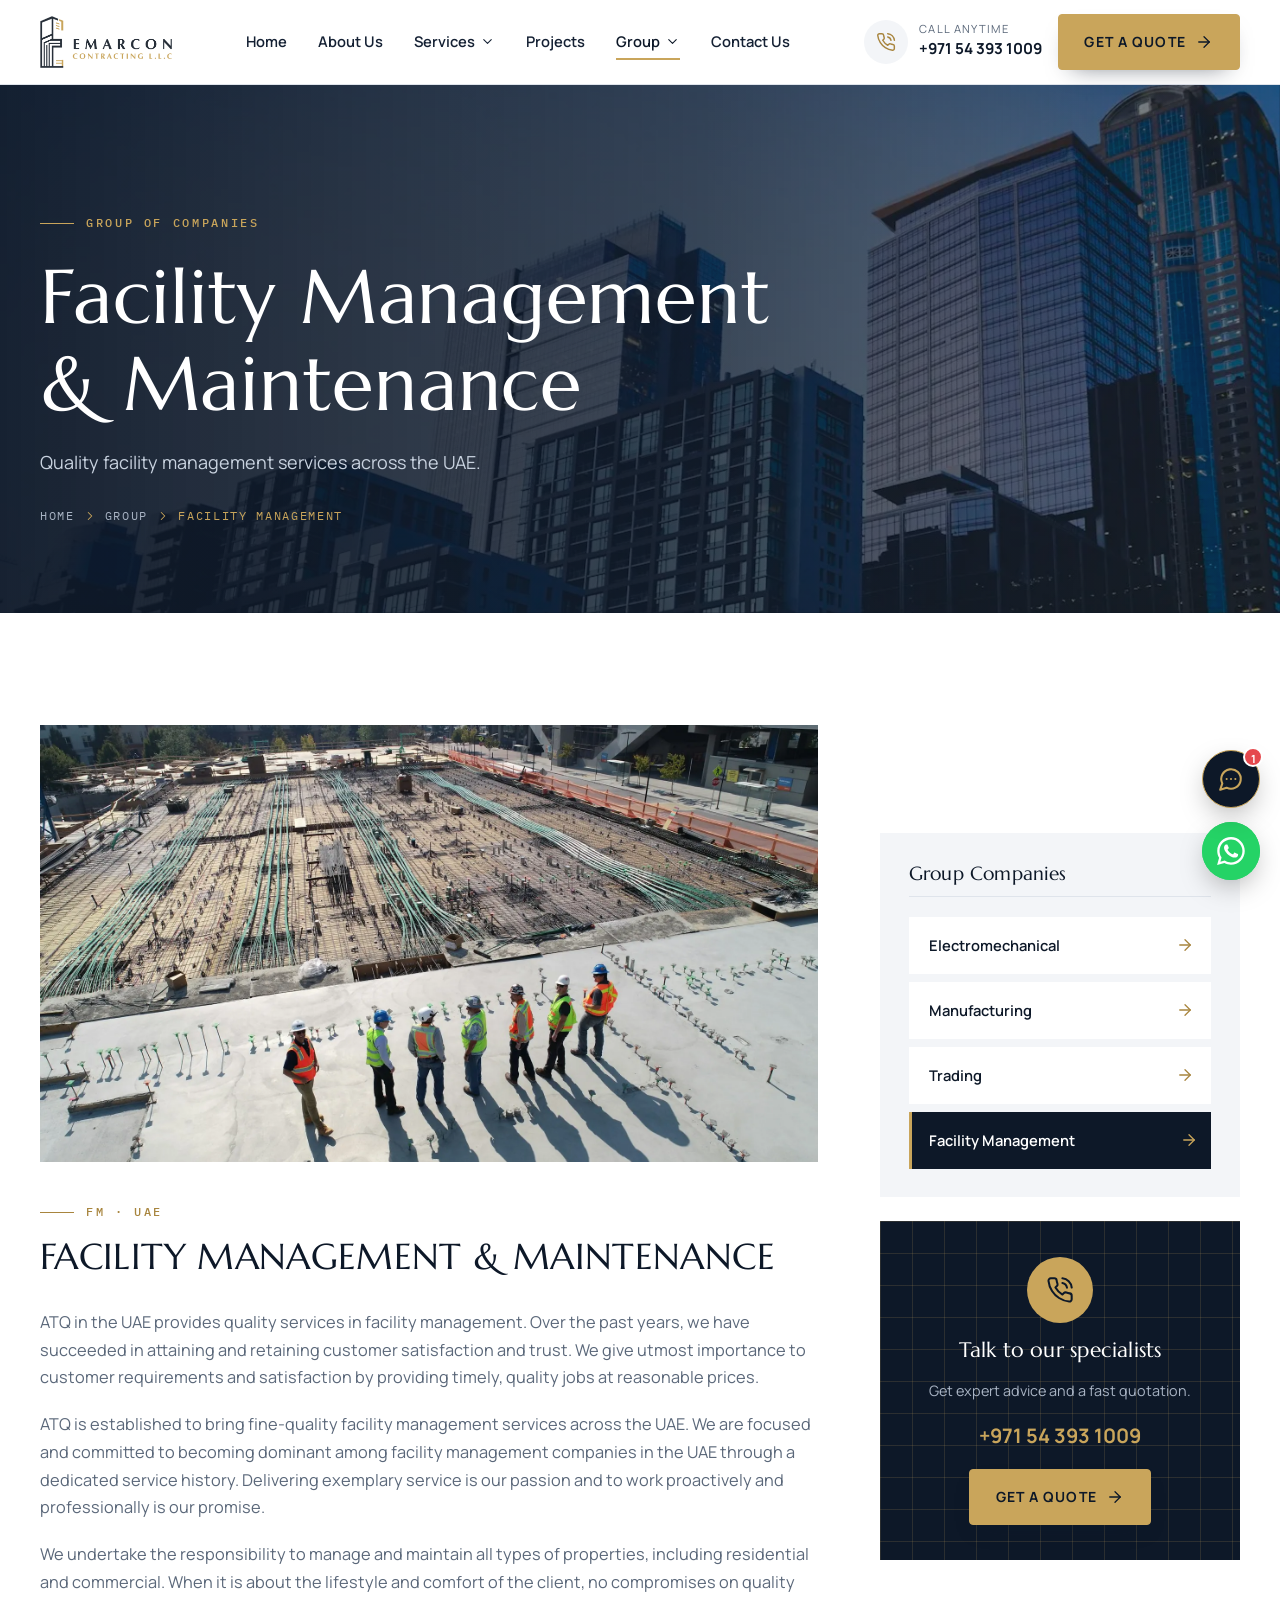
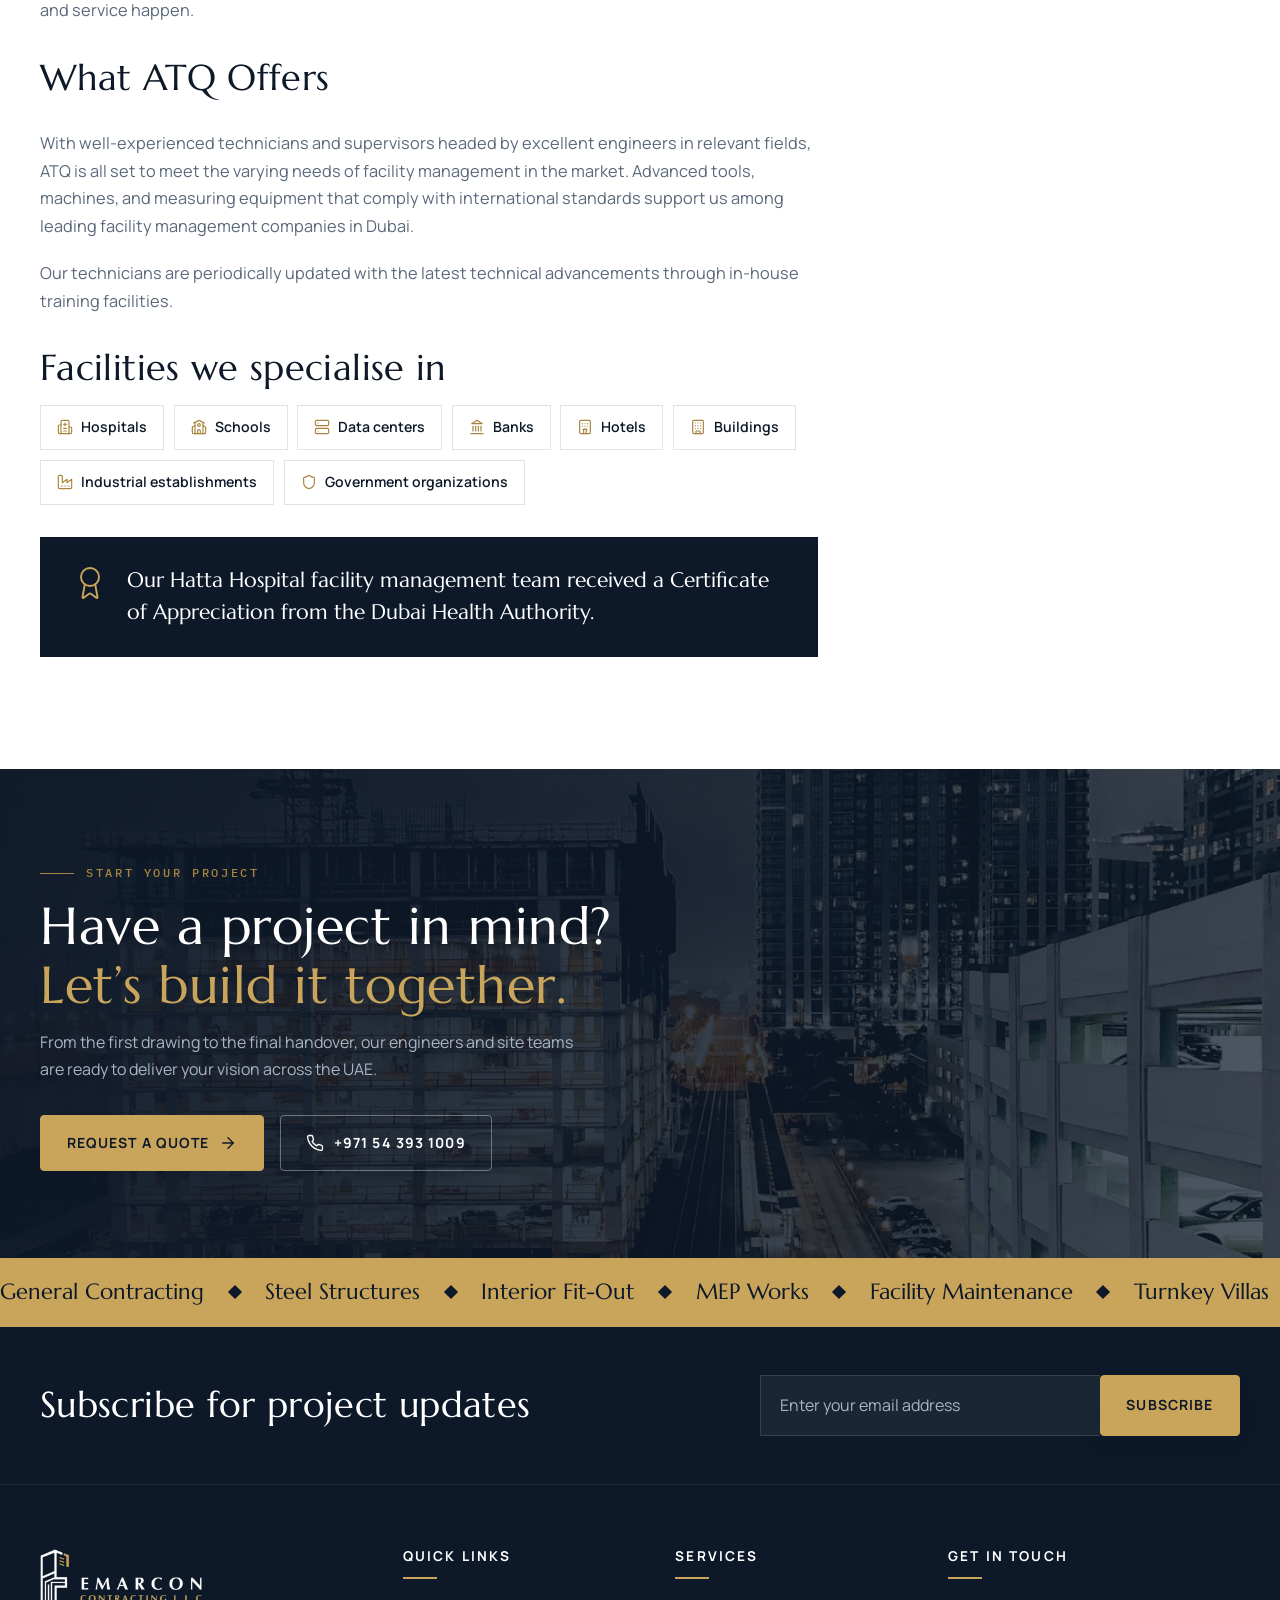
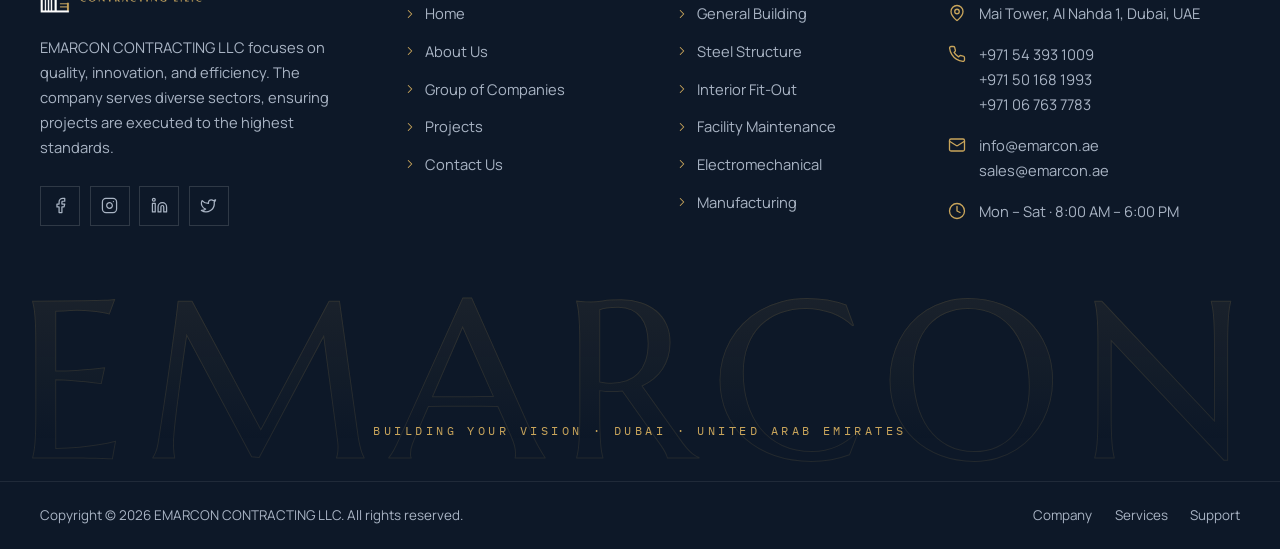
<file: facility-management.html>
<!doctype html>
<html lang="en">
<head>
<meta charset="utf-8">
<meta name="viewport" content="width=device-width, initial-scale=1, viewport-fit=cover">
<title>Facility Management | EMARCON Group</title>
<meta name="claude:viewport-fit-sides" content="cover">
<meta name="description" content="Management and maintenance of residential, commercial, healthcare, education and government properties across the UAE.">
<meta name="theme-color" content="#0d1828">
<meta property="og:title" content="Facility Management | EMARCON Group">
<meta property="og:description" content="Management and maintenance of residential, commercial, healthcare, education and government properties across the UAE.">
<meta property="og:image" content="assets/img/dubai-skyline.webp">
<link rel="icon" type="image/png" href="assets/img/favicon.png">
<link rel="preconnect" href="https://fonts.googleapis.com">
<link rel="preconnect" href="https://fonts.gstatic.com" crossorigin>
<link rel="stylesheet" href="https://fonts.googleapis.com/css2?family=Marcellus&family=Manrope:wght@400;500;600;700;800&family=IBM+Plex+Mono:wght@400;500;600&display=swap">
<link rel="stylesheet" href="assets/css/style.css">
</head>
<body data-page="fm">
<div class="preloader" aria-hidden="true"><div><img src="assets/img/logo-light.png" alt=""><div class="preloader__bar"></div></div></div>
<div id="site-header"></div>
<main id="main">
<section class="page-hero">
  <div class="page-hero__bg"><img src="assets/img/skyscrapers.webp" alt="" data-parallax></div>
  <div class="wrap">
    <span class="eyebrow">Group of companies</span>
    <h1>Facility Management &amp; Maintenance</h1>
    <p>Quality facility management services across the UAE.</p>
    <nav class="crumbs" aria-label="Breadcrumb"><a href="index.html">Home</a><i data-lucide="chevron-right"></i><a href="group.html">Group</a><i data-lucide="chevron-right"></i><span>Facility Management</span></nav>
  </div>
</section>
<section class="section">
  <div class="wrap detail">
    <div class="detail__main">
  <div class="detail__hero-img img-reveal"><img src="assets/img/site-team.webp" alt="Facility management team"></div>
  <div class="reveal"><span class="eyebrow">FM · UAE</span><h2 style="margin-top:.8rem">FACILITY MANAGEMENT &amp; MAINTENANCE</h2></div>
  <div class="prose reveal"><p>ATQ in the UAE provides quality services in facility management. Over the past years, we have succeeded in attaining and retaining customer satisfaction and trust. We give utmost importance to customer requirements and satisfaction by providing timely, quality jobs at reasonable prices.</p><p>ATQ is established to bring fine-quality facility management services across the UAE. We are focused and committed to becoming dominant among facility management companies in the UAE through a dedicated service history. Delivering exemplary service is our passion and to work proactively and professionally is our promise.</p><p>We undertake the responsibility to manage and maintain all types of properties, including residential and commercial. When it is about the lifestyle and comfort of the client, no compromises on quality and service happen.</p></div>
  <div class="reveal"><h2>What ATQ Offers</h2></div>
  <div class="prose reveal"><p>With well-experienced technicians and supervisors headed by excellent engineers in relevant fields, ATQ is all set to meet the varying needs of facility management in the market. Advanced tools, machines, and measuring equipment that comply with international standards support us among leading facility management companies in Dubai.</p><p>Our technicians are periodically updated with the latest technical advancements through in-house training facilities.</p></div>
  <div class="reveal"><h2 style="margin-bottom:1rem">Facilities we specialise in</h2><div class="chips"><span class="chip"><i data-lucide="hospital"></i>Hospitals</span><span class="chip"><i data-lucide="school"></i>Schools</span><span class="chip"><i data-lucide="server"></i>Data centers</span><span class="chip"><i data-lucide="landmark"></i>Banks</span><span class="chip"><i data-lucide="hotel"></i>Hotels</span><span class="chip"><i data-lucide="building"></i>Buildings</span><span class="chip"><i data-lucide="factory"></i>Industrial establishments</span><span class="chip"><i data-lucide="shield"></i>Government organizations</span></div></div>
  <div class="callout reveal"><i data-lucide="award"></i><p>Our Hatta Hospital facility management team received a Certificate of Appreciation from the Dubai Health Authority.</p></div></div>
    <aside class="sidebar">
      <div class="side-box reveal"><h4>Group Companies</h4><nav class="side-nav"><a href="electro-mechanical.html">Electromechanical<i data-lucide="arrow-right"></i></a><a href="manufacturing.html">Manufacturing<i data-lucide="arrow-right"></i></a><a href="trading.html">Trading<i data-lucide="arrow-right"></i></a><a href="facility-management.html" class="is-active">Facility Management<i data-lucide="arrow-right"></i></a></nav></div>
      <div class="side-cta reveal"><span class="ico"><i data-lucide="phone-call"></i></span><h4>Talk to our specialists</h4><p>Get expert advice and a fast quotation.</p><strong>+971 54 393 1009</strong><button class="btn" type="button" data-open-quote>Get a Quote <i data-lucide="arrow-right"></i></button></div>
    </aside>
  </div>
</section>
</main>
<div id="site-footer"></div>
<script src="assets/js/lucide.min.js"></script>
<script src="assets/js/main.js"></script>
<script src="assets/js/chatbot.js"></script>
</body>
</html>
</file>
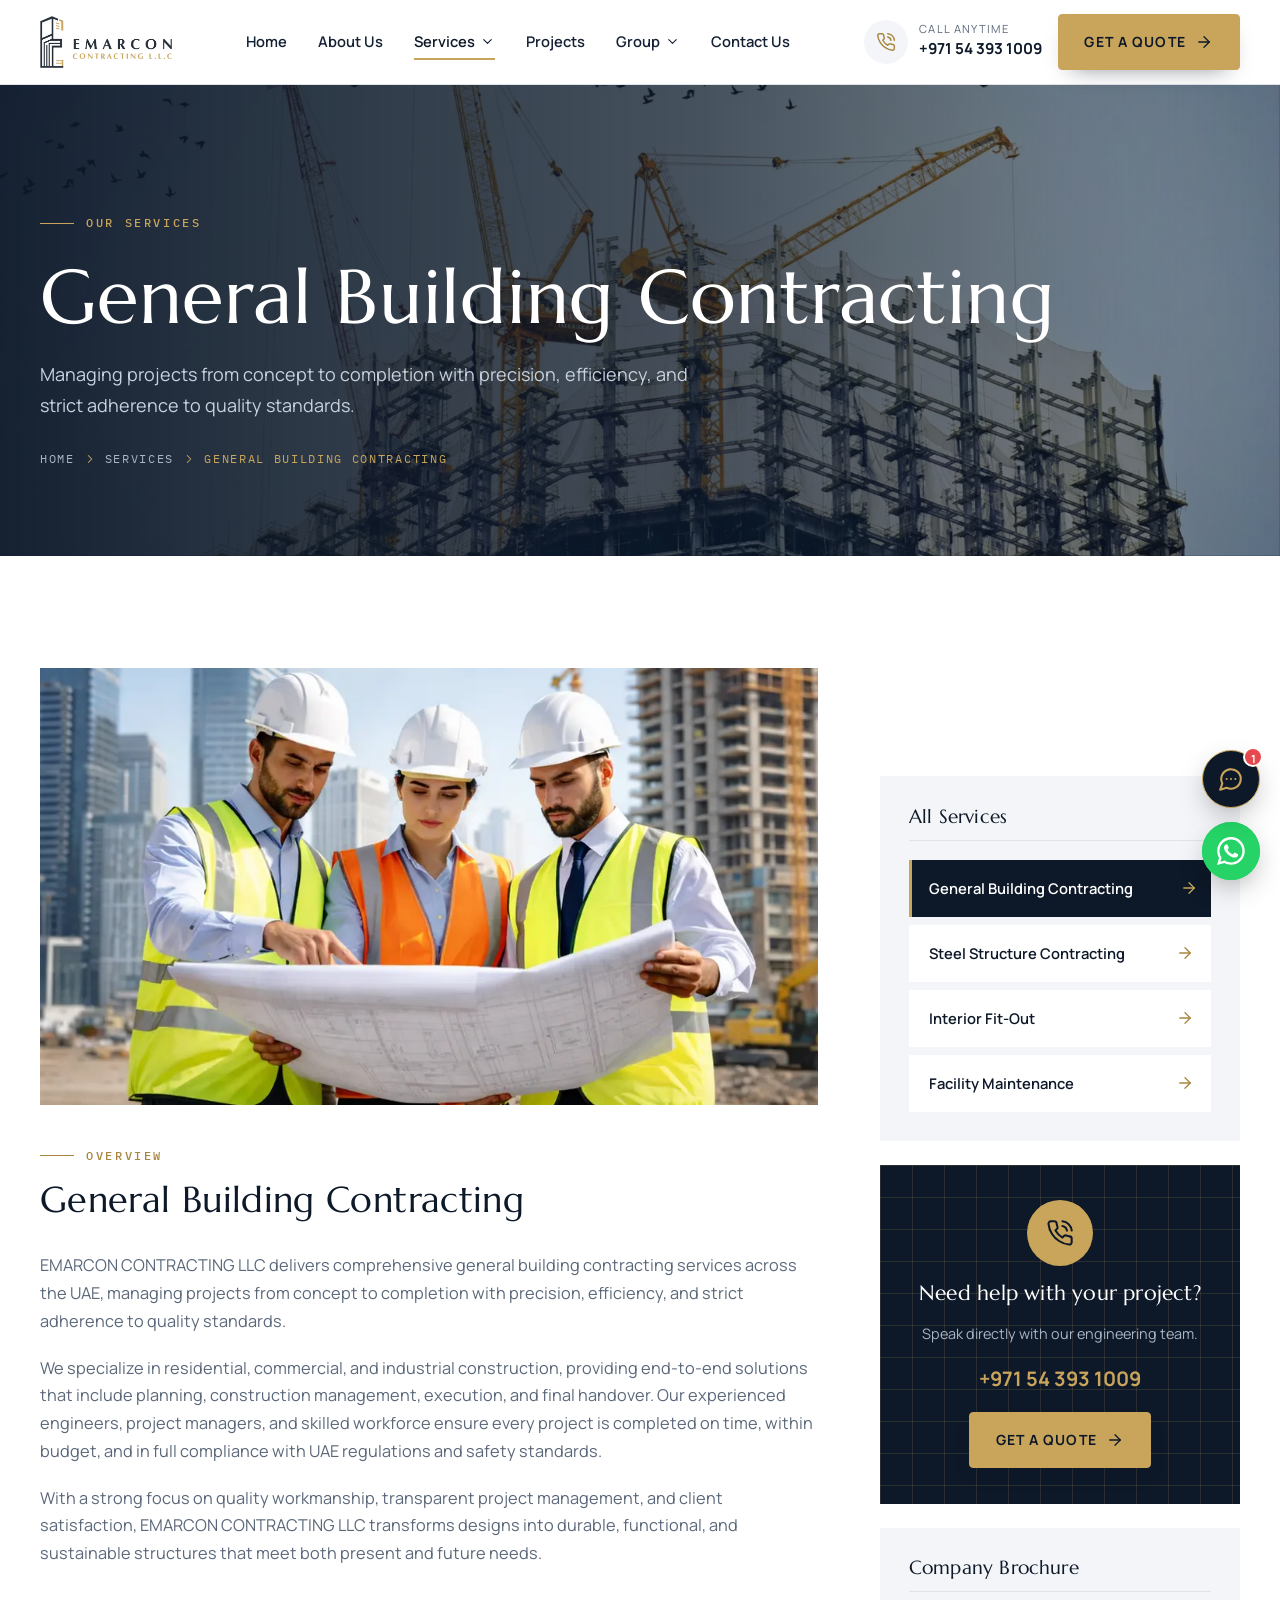
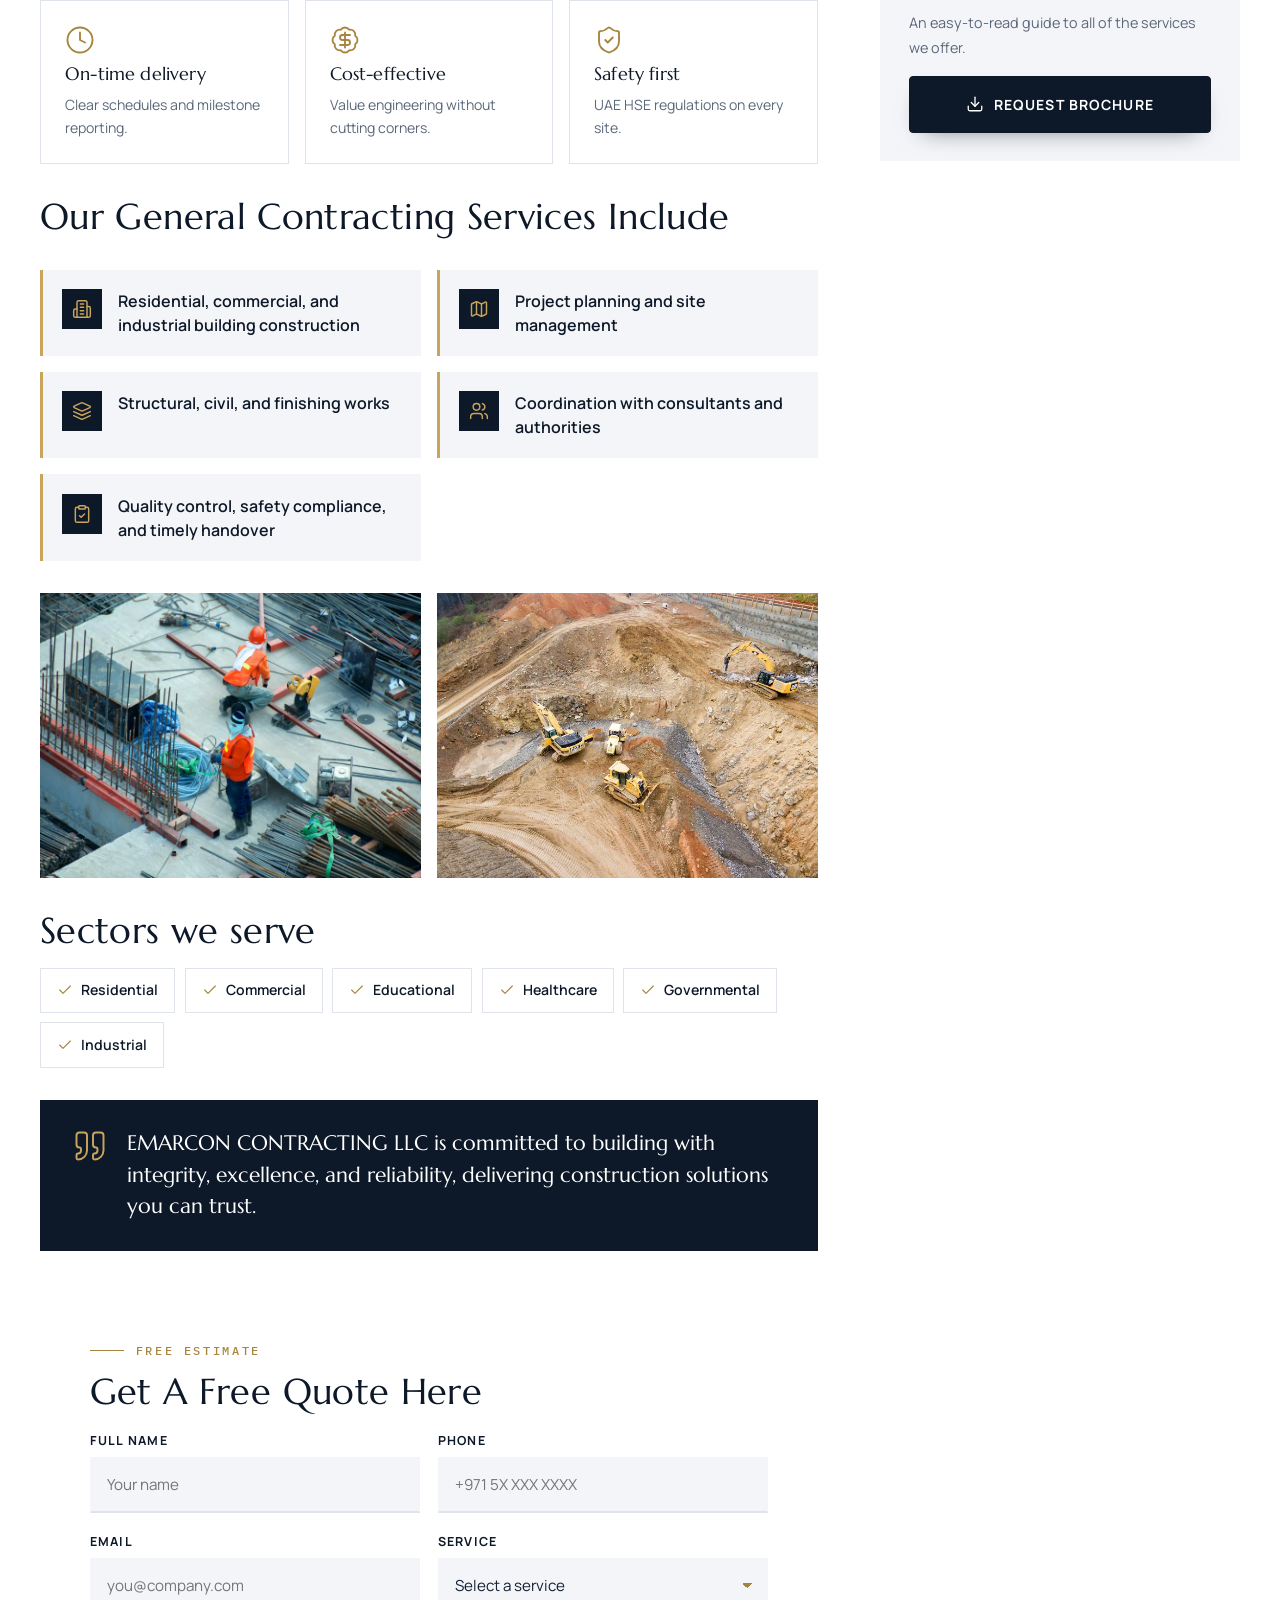
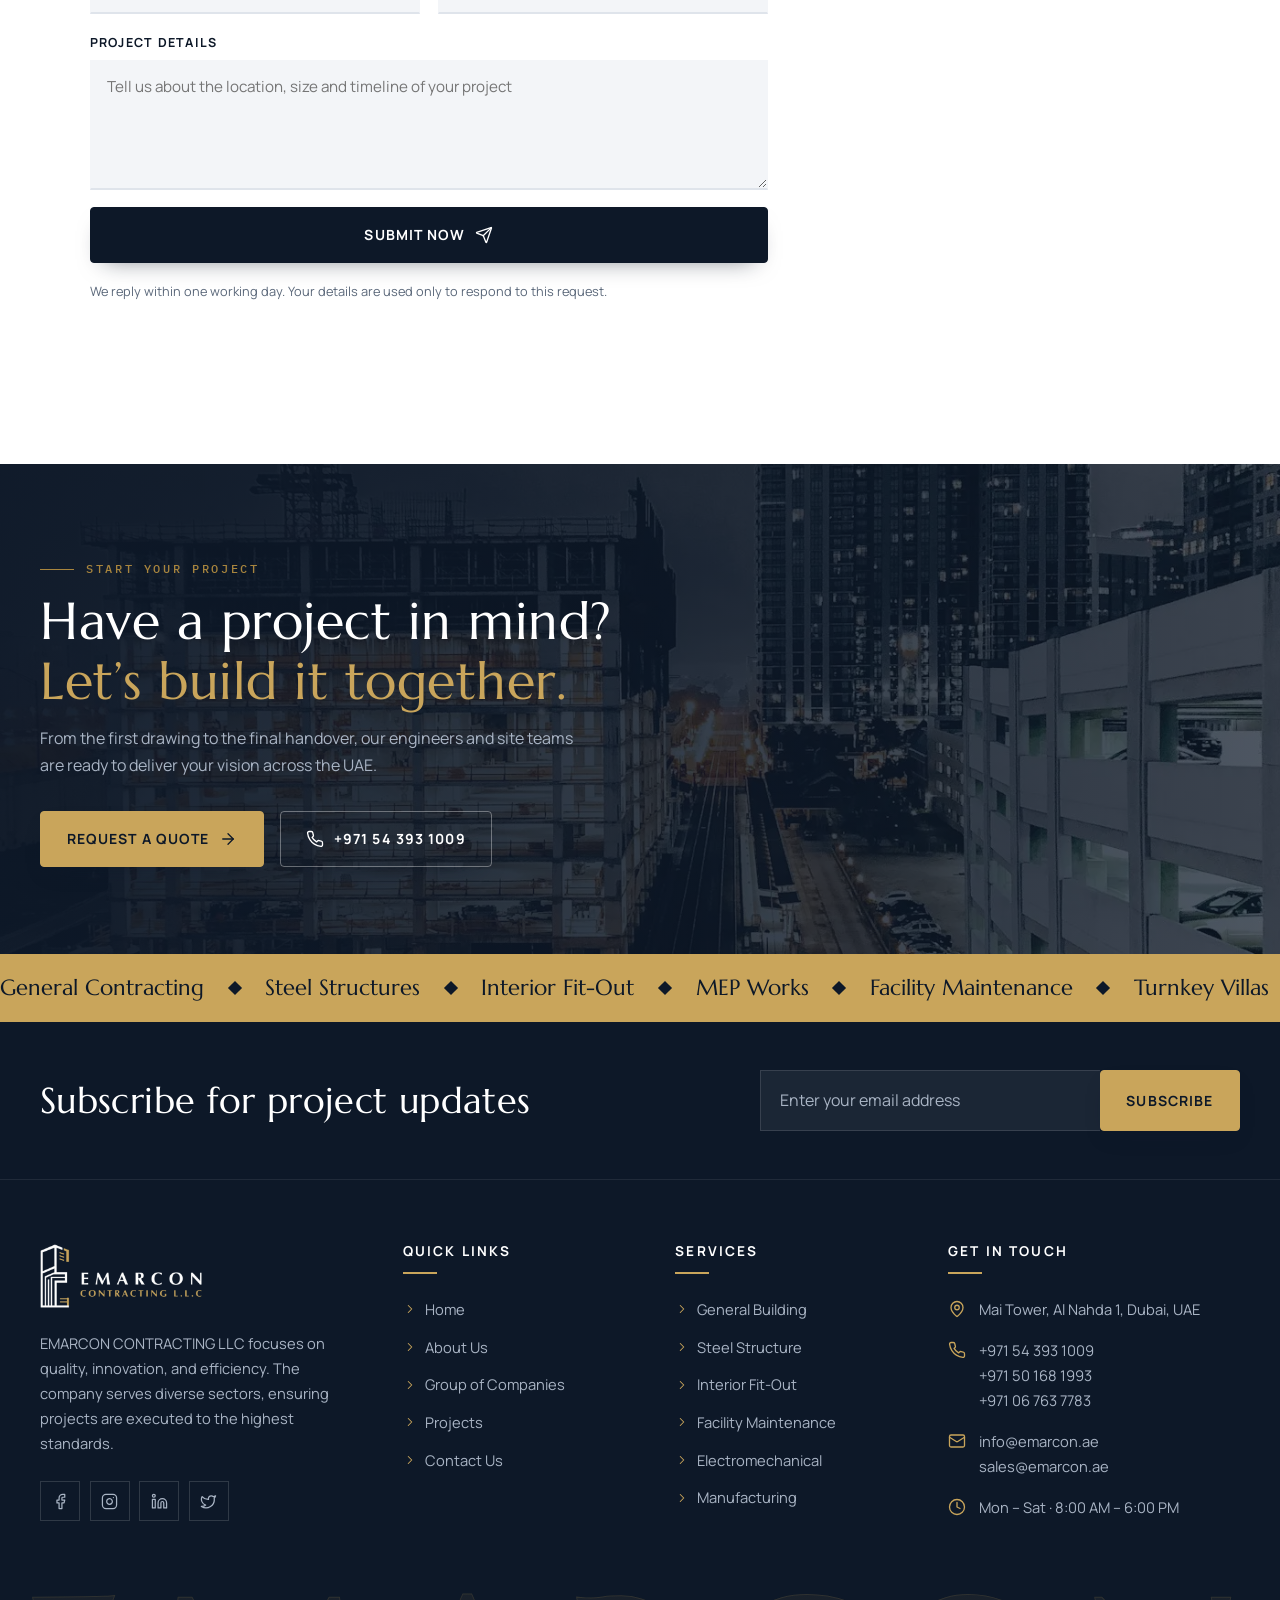
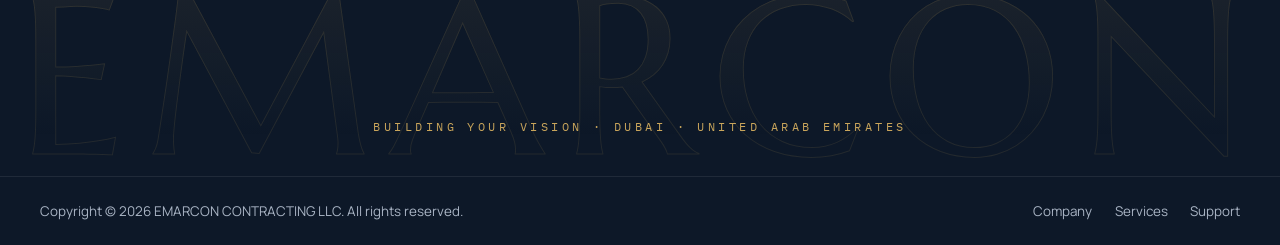
<file: general-building-contracting.html>
<!doctype html>
<html lang="en">
<head>
<meta charset="utf-8">
<meta name="viewport" content="width=device-width, initial-scale=1, viewport-fit=cover">
<title>General Building Contracting | EMARCON</title>
<meta name="claude:viewport-fit-sides" content="cover">
<meta name="description" content="Full-scale civil construction for all types of buildings, including residential, commercial, educational, healthcare, and governmental facilities.">
<meta name="theme-color" content="#0d1828">
<meta property="og:title" content="General Building Contracting | EMARCON">
<meta property="og:description" content="Full-scale civil construction for all types of buildings, including residential, commercial, educational, healthcare, and governmental facilities.">
<meta property="og:image" content="assets/img/dubai-skyline.webp">
<link rel="icon" type="image/png" href="assets/img/favicon.png">
<link rel="preconnect" href="https://fonts.googleapis.com">
<link rel="preconnect" href="https://fonts.gstatic.com" crossorigin>
<link rel="stylesheet" href="https://fonts.googleapis.com/css2?family=Marcellus&family=Manrope:wght@400;500;600;700;800&family=IBM+Plex+Mono:wght@400;500;600&display=swap">
<link rel="stylesheet" href="assets/css/style.css">
</head>
<body data-page="general">
<div class="preloader" aria-hidden="true"><div><img src="assets/img/logo-light.png" alt=""><div class="preloader__bar"></div></div></div>
<div id="site-header"></div>
<main id="main">
<section class="page-hero">
  <div class="page-hero__bg"><img src="assets/img/cranes-tower.webp" alt="" data-parallax></div>
  <div class="wrap">
    <span class="eyebrow">Our services</span>
    <h1>General Building Contracting</h1>
    <p>Managing projects from concept to completion with precision, efficiency, and strict adherence to quality standards.</p>
    <nav class="crumbs" aria-label="Breadcrumb"><a href="index.html">Home</a><i data-lucide="chevron-right"></i><a href="services.html">Services</a><i data-lucide="chevron-right"></i><span>General Building Contracting</span></nav>
  </div>
</section>
<section class="section">
  <div class="wrap detail">
    <div class="detail__main">
      <div class="detail__hero-img img-reveal"><img src="assets/img/general-contracting.webp" alt="General Building Contracting"></div>
      <div class="reveal"><span class="eyebrow">Overview</span><h2 style="margin-top:.8rem">General Building Contracting</h2></div>
      <div class="prose reveal"><p>EMARCON CONTRACTING LLC delivers comprehensive general building contracting services across the UAE, managing projects from concept to completion with precision, efficiency, and strict adherence to quality standards.</p><p>We specialize in residential, commercial, and industrial construction, providing end-to-end solutions that include planning, construction management, execution, and final handover. Our experienced engineers, project managers, and skilled workforce ensure every project is completed on time, within budget, and in full compliance with UAE regulations and safety standards.</p><p>With a strong focus on quality workmanship, transparent project management, and client satisfaction, EMARCON CONTRACTING LLC transforms designs into durable, functional, and sustainable structures that meet both present and future needs.</p></div>
      <div class="benefits"><div class="benefit reveal" style="--d:0.0s"><i data-lucide="clock"></i><h4>On-time delivery</h4><p>Clear schedules and milestone reporting.</p></div><div class="benefit reveal" style="--d:0.1s"><i data-lucide="badge-dollar-sign"></i><h4>Cost-effective</h4><p>Value engineering without cutting corners.</p></div><div class="benefit reveal" style="--d:0.2s"><i data-lucide="shield-check"></i><h4>Safety first</h4><p>UAE HSE regulations on every site.</p></div></div>
      <div class="reveal"><h2>Our General Contracting Services Include</h2></div>
      <ul class="scope"><li class="reveal" style="--d:0.00s"><span class="ico"><i data-lucide="building-2"></i></span>Residential, commercial, and industrial building construction</li><li class="reveal" style="--d:0.07s"><span class="ico"><i data-lucide="map"></i></span>Project planning and site management</li><li class="reveal" style="--d:0.14s"><span class="ico"><i data-lucide="layers"></i></span>Structural, civil, and finishing works</li><li class="reveal" style="--d:0.21s"><span class="ico"><i data-lucide="users"></i></span>Coordination with consultants and authorities</li><li class="reveal" style="--d:0.28s"><span class="ico"><i data-lucide="clipboard-check"></i></span>Quality control, safety compliance, and timely handover</li></ul>
      <div class="gallery-2"><div class="img-reveal"><img src="assets/img/site-rebar.webp" alt="" loading="lazy"></div><div class="img-reveal"><img src="assets/img/excavation.webp" alt="" loading="lazy"></div></div>
      <div class="reveal"><h2 style="margin-bottom:1rem">Sectors we serve</h2><div class="chips"><span class="chip"><i data-lucide="check"></i>Residential</span><span class="chip"><i data-lucide="check"></i>Commercial</span><span class="chip"><i data-lucide="check"></i>Educational</span><span class="chip"><i data-lucide="check"></i>Healthcare</span><span class="chip"><i data-lucide="check"></i>Governmental</span><span class="chip"><i data-lucide="check"></i>Industrial</span></div></div>
      <div class="callout reveal"><i data-lucide="quote"></i><p>EMARCON CONTRACTING LLC is committed to building with integrity, excellence, and reliability, delivering construction solutions you can trust.</p></div>
      <div class="reveal"><div data-quote-slot="sf" data-title="Get A Free Quote Here"></div></div>
    </div>
    <aside class="sidebar">
      <div class="side-box reveal"><h4>All Services</h4><nav class="side-nav"><a href="general-building-contracting.html" class="is-active">General Building Contracting<i data-lucide="arrow-right"></i></a><a href="steel-structure-contracting.html">Steel Structure Contracting<i data-lucide="arrow-right"></i></a><a href="interior-fit-out.html">Interior Fit-Out<i data-lucide="arrow-right"></i></a><a href="facility-maintenance.html">Facility Maintenance<i data-lucide="arrow-right"></i></a></nav></div>
      <div class="side-cta reveal"><span class="ico"><i data-lucide="phone-call"></i></span><h4>Need help with your project?</h4><p>Speak directly with our engineering team.</p><strong>+971 54 393 1009</strong><button class="btn" type="button" data-open-quote data-service="General Building Contracting">Get a Quote <i data-lucide="arrow-right"></i></button></div>
      <div class="side-box reveal"><h4>Company Brochure</h4><p style="color:var(--muted);font-size:.9rem;margin-bottom:1rem">An easy-to-read guide to all of the services we offer.</p><a class="btn btn--dark" href="contact.html" style="width:100%"><i data-lucide="download"></i> Request Brochure</a></div>
    </aside>
  </div>
</section>
</main>
<div id="site-footer"></div>
<script src="assets/js/lucide.min.js"></script>
<script src="assets/js/main.js"></script>
<script src="assets/js/chatbot.js"></script>
</body>
</html>
</file>
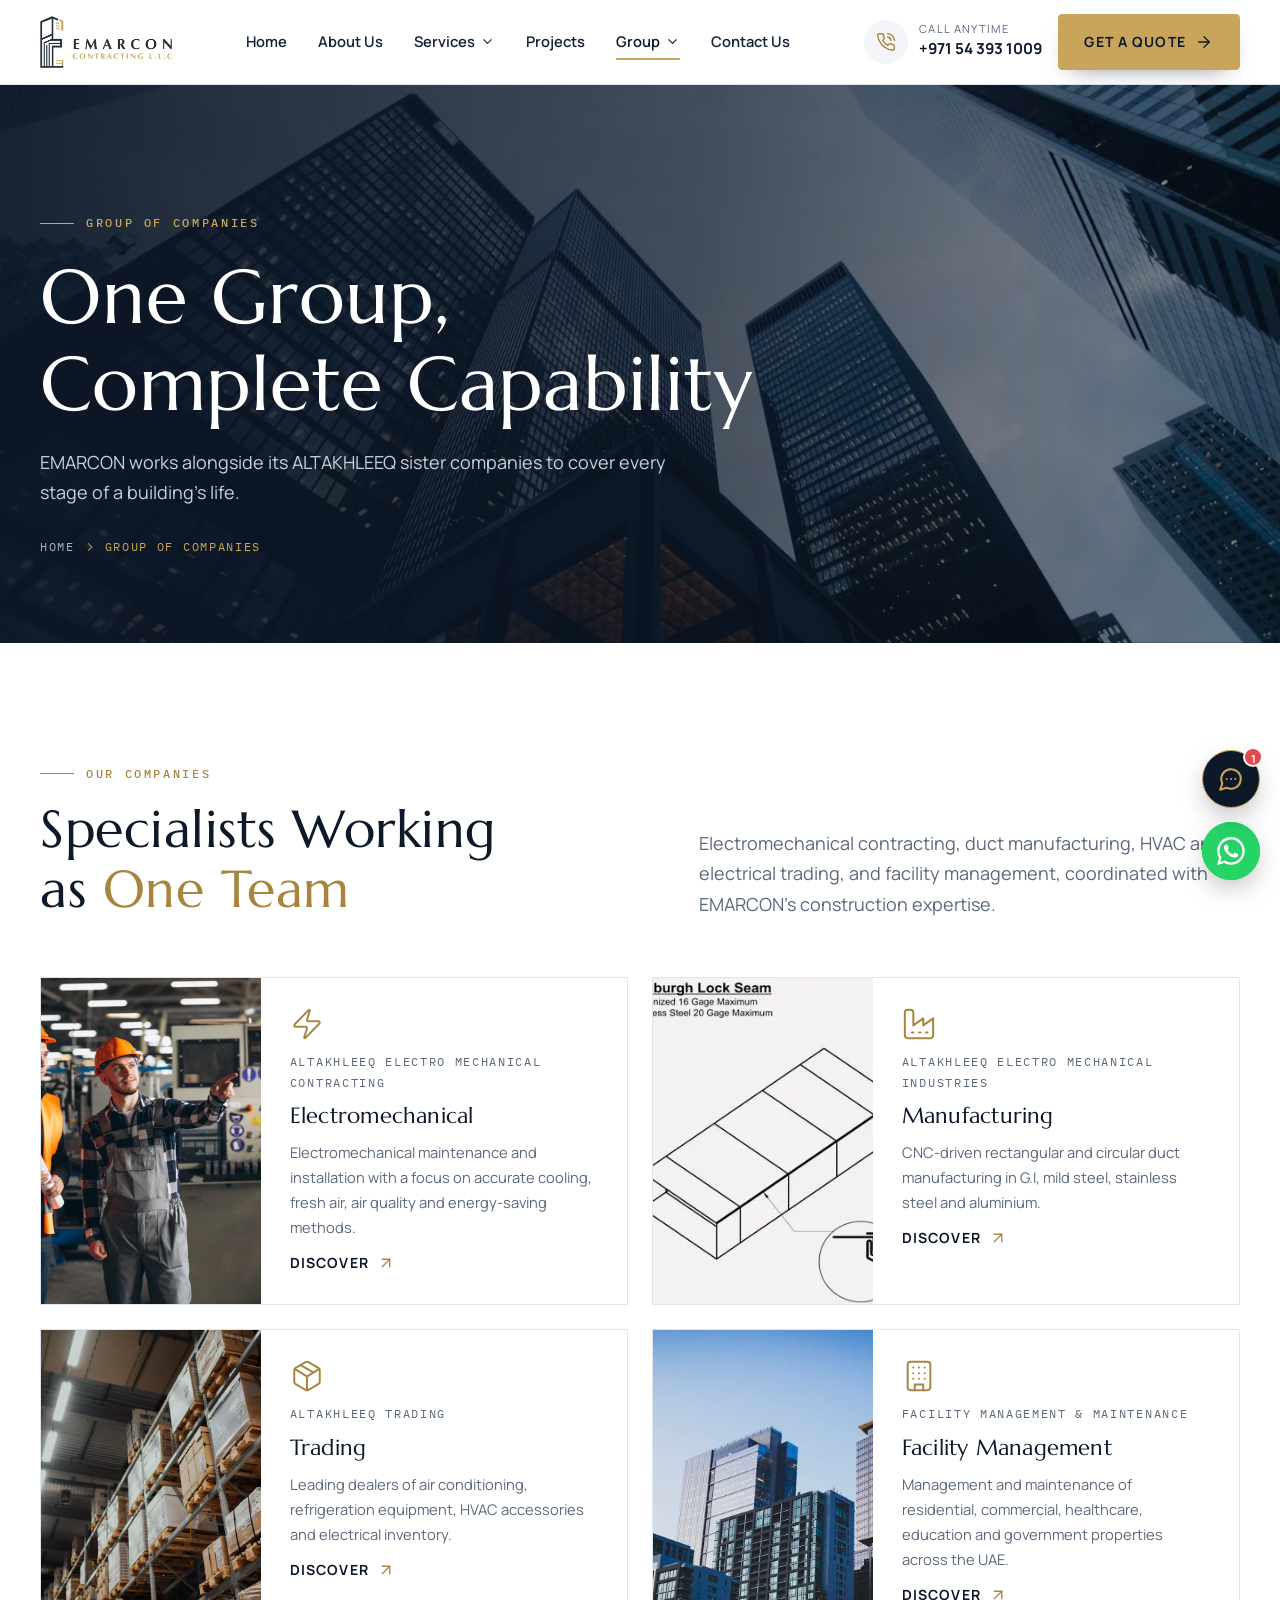
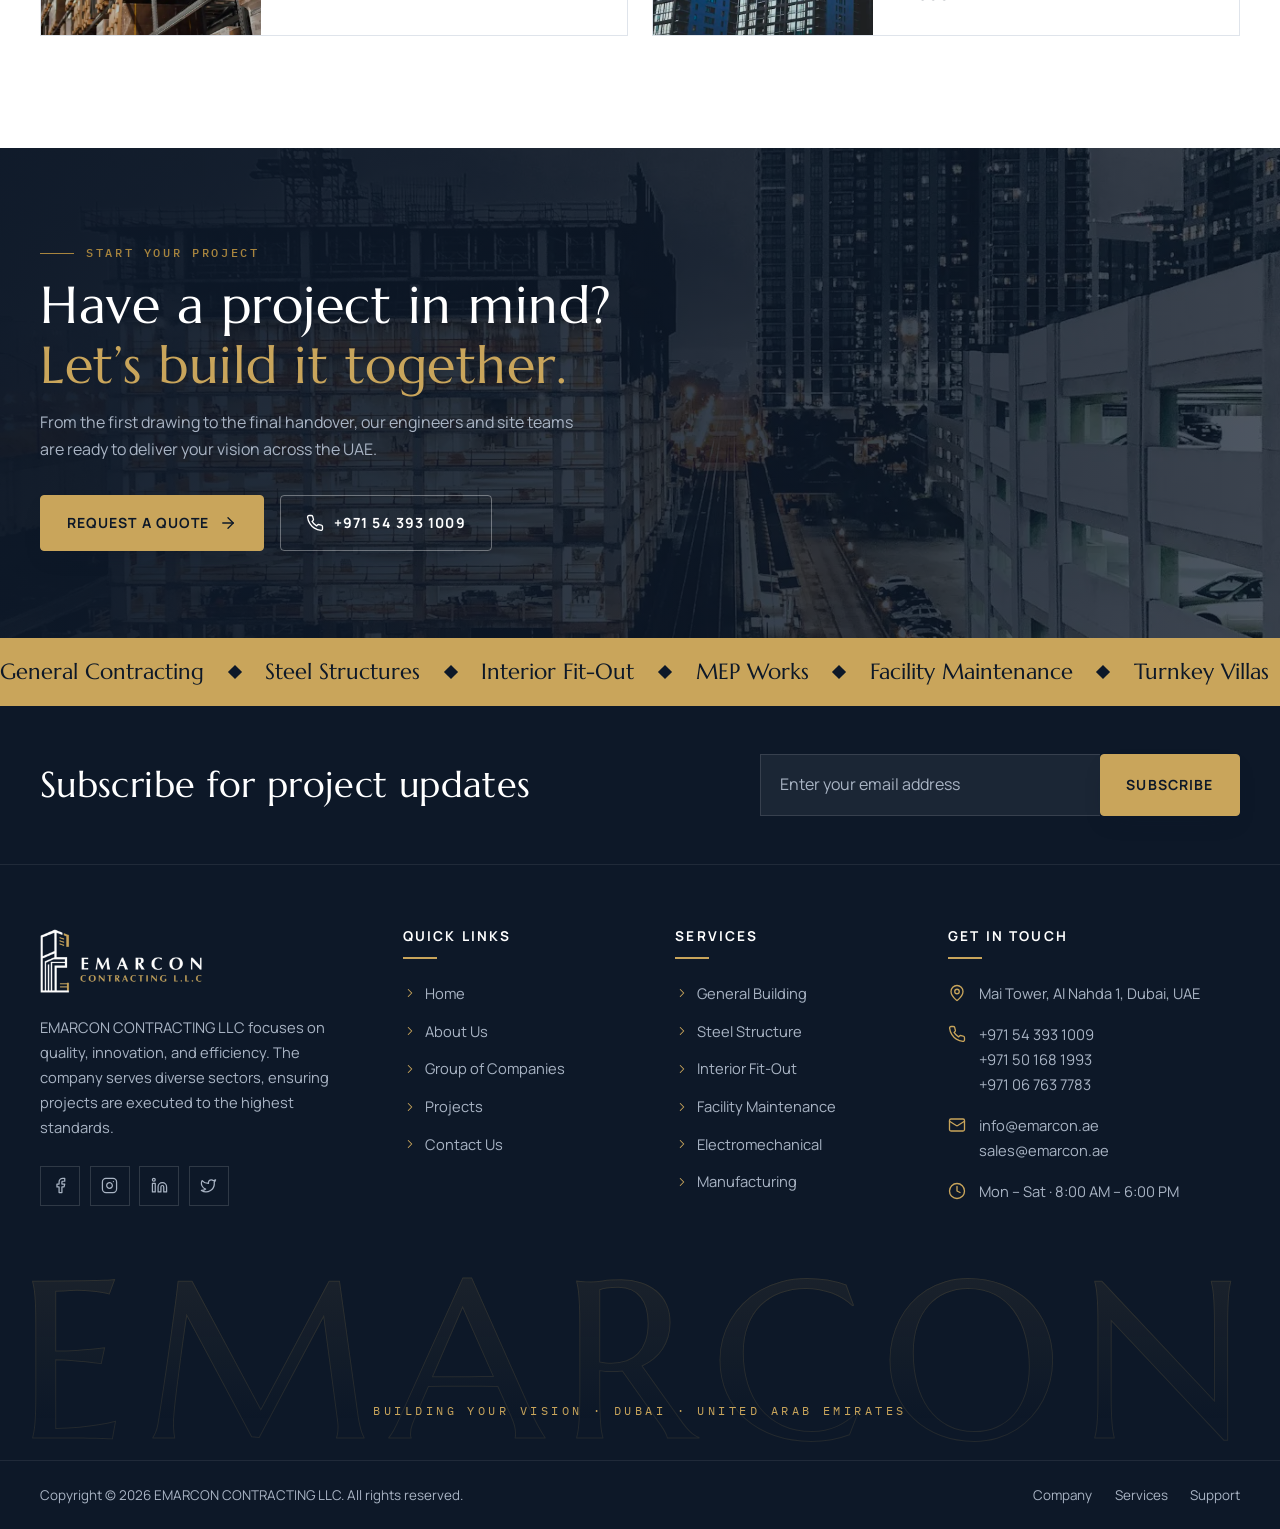
<file: group.html>
<!doctype html>
<html lang="en">
<head>
<meta charset="utf-8">
<meta name="viewport" content="width=device-width, initial-scale=1, viewport-fit=cover">
<title>EMARCON Group of Companies</title>
<meta name="claude:viewport-fit-sides" content="cover">
<meta name="description" content="EMARCON group of companies: electromechanical, manufacturing, trading and facility management.">
<meta name="theme-color" content="#0d1828">
<meta property="og:title" content="EMARCON Group of Companies">
<meta property="og:description" content="EMARCON group of companies: electromechanical, manufacturing, trading and facility management.">
<meta property="og:image" content="assets/img/dubai-skyline.webp">
<link rel="icon" type="image/png" href="assets/img/favicon.png">
<link rel="preconnect" href="https://fonts.googleapis.com">
<link rel="preconnect" href="https://fonts.gstatic.com" crossorigin>
<link rel="stylesheet" href="https://fonts.googleapis.com/css2?family=Marcellus&family=Manrope:wght@400;500;600;700;800&family=IBM+Plex+Mono:wght@400;500;600&display=swap">
<link rel="stylesheet" href="assets/css/style.css">
</head>
<body data-page="group">
<div class="preloader" aria-hidden="true"><div><img src="assets/img/logo-light.png" alt=""><div class="preloader__bar"></div></div></div>
<div id="site-header"></div>
<main id="main">
<section class="page-hero">
  <div class="page-hero__bg"><img src="assets/img/glass-towers.webp" alt="" data-parallax></div>
  <div class="wrap">
    <span class="eyebrow">Group of companies</span>
    <h1>One Group, Complete Capability</h1>
    <p>EMARCON works alongside its ALTAKHLEEQ sister companies to cover every stage of a building’s life.</p>
    <nav class="crumbs" aria-label="Breadcrumb"><a href="index.html">Home</a><i data-lucide="chevron-right"></i><span>Group of Companies</span></nav>
  </div>
</section>
<section class="section">
  <div class="wrap">
    <div class="section-head section-head--split">
      <div class="reveal"><span class="eyebrow">Our companies</span><h2 class="h-section">Specialists Working as <em>One Team</em></h2></div>
      <div class="reveal" style="--d:.1s"><p class="lead">Electromechanical contracting, duct manufacturing, HVAC and electrical trading, and facility management, coordinated with EMARCON’s construction expertise.</p></div>
    </div>
    <div class="group-grid">
      <a class="g-card reveal" style="--d:0.0s" href="electro-mechanical.html">
        <div class="g-card__img"><img src="assets/img/electromechanical.webp" alt="ALTAKHLEEQ Electro Mechanical Contracting" loading="lazy"></div>
        <div class="g-card__body"><i data-lucide="zap"></i><span class="s-card__no">ALTAKHLEEQ ELECTRO MECHANICAL CONTRACTING</span><h3>Electromechanical</h3><p>Electromechanical maintenance and installation with a focus on accurate cooling, fresh air, air quality and energy-saving methods.</p><span class="link-arrow">Discover <i data-lucide="arrow-up-right"></i></span></div>
      </a>
      <a class="g-card reveal" style="--d:0.1s" href="manufacturing.html">
        <div class="g-card__img"><img src="assets/img/duct-seam.webp" alt="ALTAKHLEEQ Electro Mechanical Industries" loading="lazy"></div>
        <div class="g-card__body"><i data-lucide="factory"></i><span class="s-card__no">ALTAKHLEEQ ELECTRO MECHANICAL INDUSTRIES</span><h3>Manufacturing</h3><p>CNC-driven rectangular and circular duct manufacturing in G.I, mild steel, stainless steel and aluminium.</p><span class="link-arrow">Discover <i data-lucide="arrow-up-right"></i></span></div>
      </a>
      <a class="g-card reveal" style="--d:0.0s" href="trading.html">
        <div class="g-card__img"><img src="assets/img/warehouse.webp" alt="ALTAKHLEEQ Trading" loading="lazy"></div>
        <div class="g-card__body"><i data-lucide="package"></i><span class="s-card__no">ALTAKHLEEQ TRADING</span><h3>Trading</h3><p>Leading dealers of air conditioning, refrigeration equipment, HVAC accessories and electrical inventory.</p><span class="link-arrow">Discover <i data-lucide="arrow-up-right"></i></span></div>
      </a>
      <a class="g-card reveal" style="--d:0.1s" href="facility-management.html">
        <div class="g-card__img"><img src="assets/img/skyscrapers.webp" alt="Facility Management & Maintenance" loading="lazy"></div>
        <div class="g-card__body"><i data-lucide="building"></i><span class="s-card__no">FACILITY MANAGEMENT & MAINTENANCE</span><h3>Facility Management</h3><p>Management and maintenance of residential, commercial, healthcare, education and government properties across the UAE.</p><span class="link-arrow">Discover <i data-lucide="arrow-up-right"></i></span></div>
      </a>
    </div>
  </div>
</section>
</main>
<div id="site-footer"></div>
<script src="assets/js/lucide.min.js"></script>
<script src="assets/js/main.js"></script>
<script src="assets/js/chatbot.js"></script>
</body>
</html>
</file>
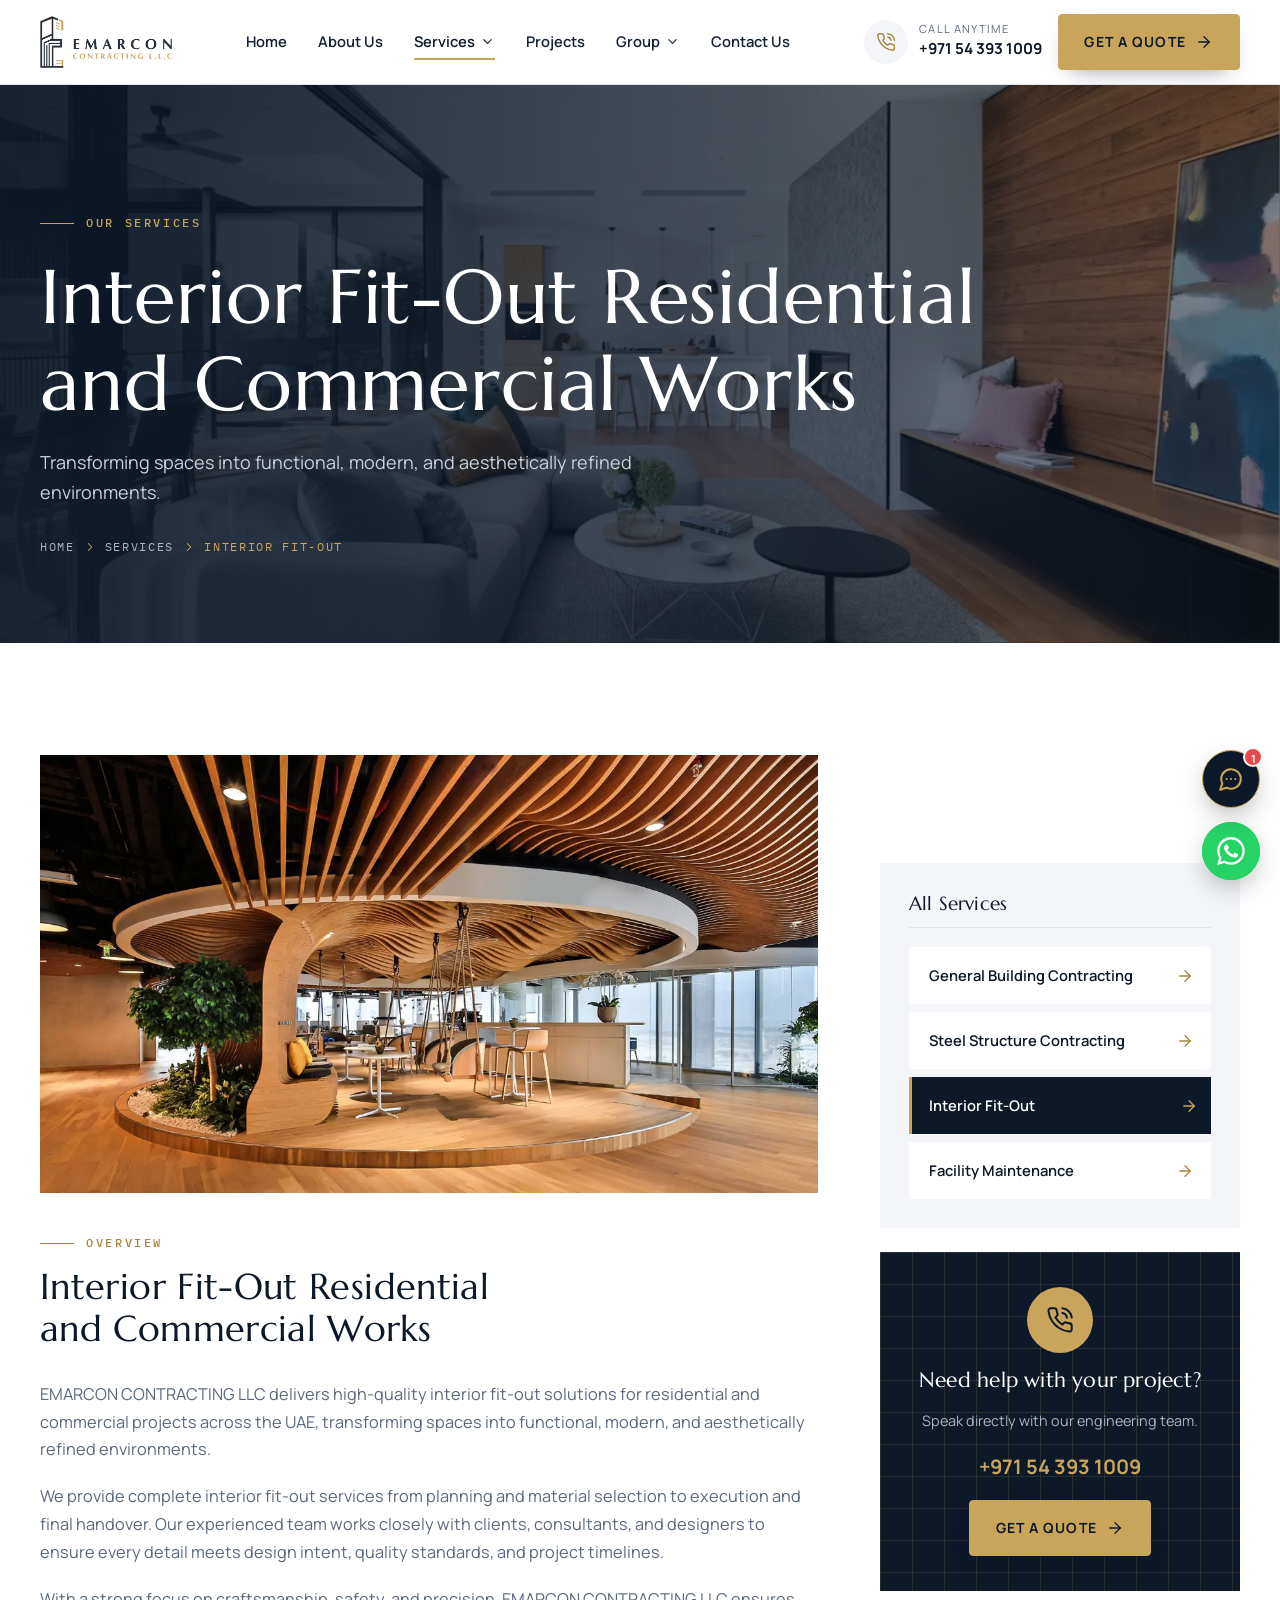
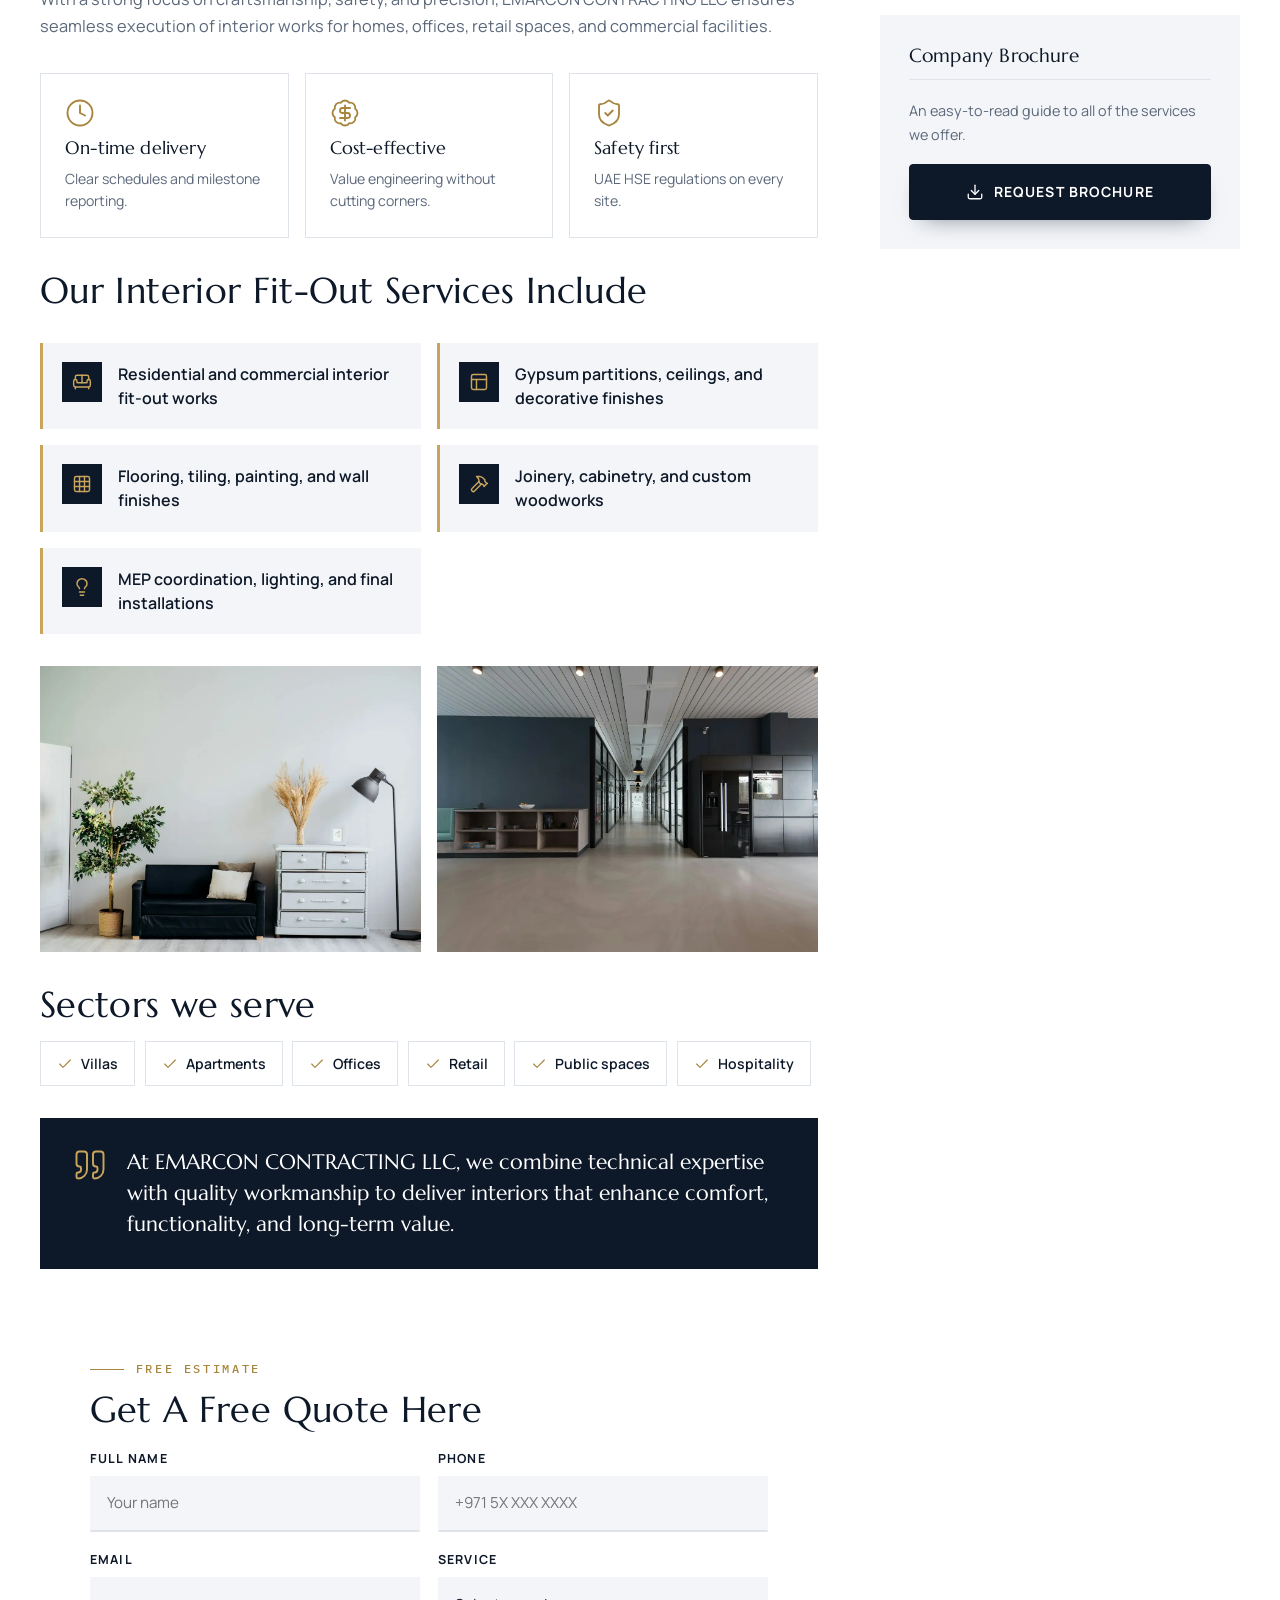
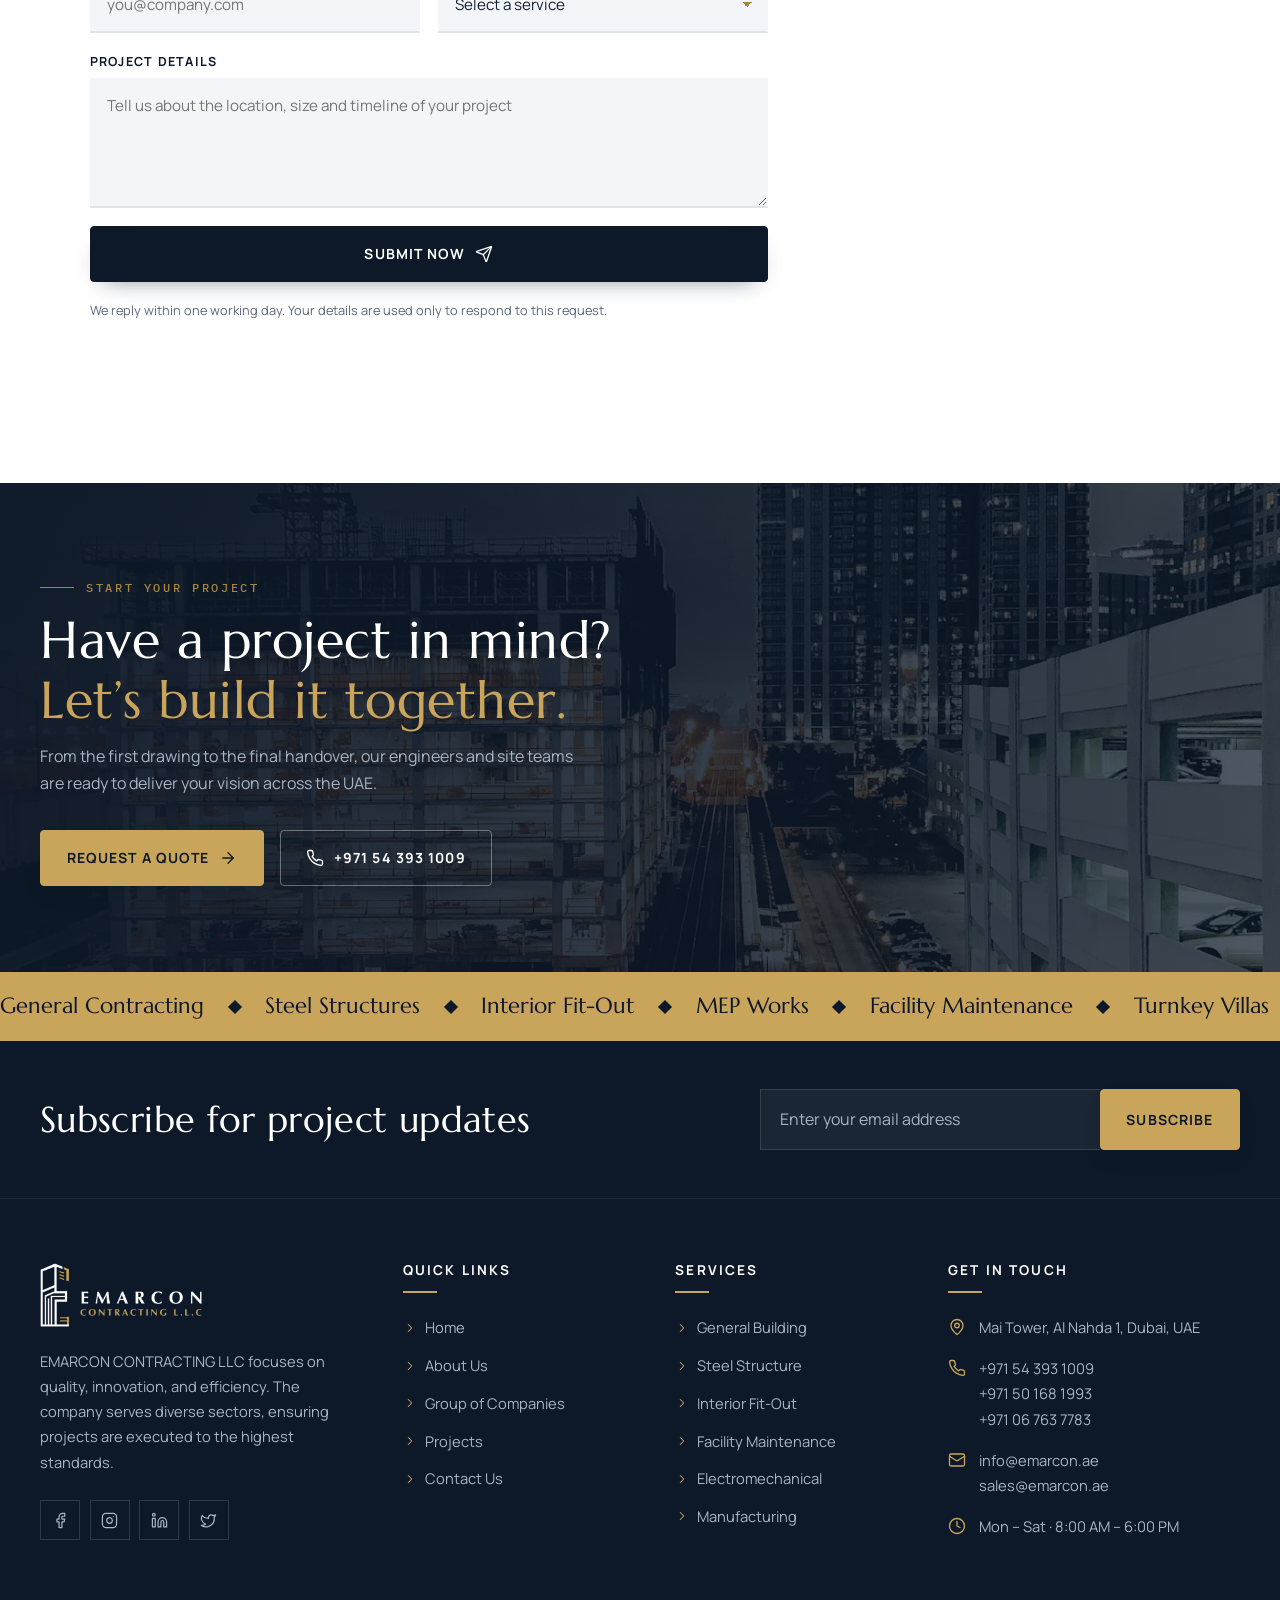
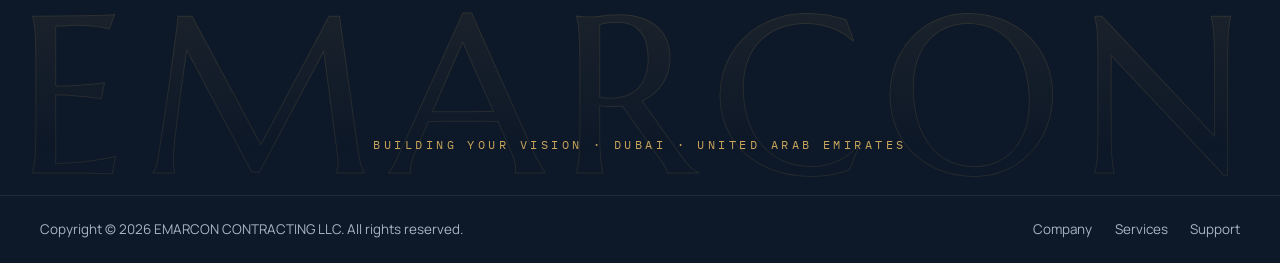
<file: interior-fit-out.html>
<!doctype html>
<html lang="en">
<head>
<meta charset="utf-8">
<meta name="viewport" content="width=device-width, initial-scale=1, viewport-fit=cover">
<title>Interior Fit-Out | EMARCON</title>
<meta name="claude:viewport-fit-sides" content="cover">
<meta name="description" content="Turnkey fit-out solutions delivering high-quality architectural finishes and interior works for villas, offices, public spaces, and more.">
<meta name="theme-color" content="#0d1828">
<meta property="og:title" content="Interior Fit-Out | EMARCON">
<meta property="og:description" content="Turnkey fit-out solutions delivering high-quality architectural finishes and interior works for villas, offices, public spaces, and more.">
<meta property="og:image" content="assets/img/dubai-skyline.webp">
<link rel="icon" type="image/png" href="assets/img/favicon.png">
<link rel="preconnect" href="https://fonts.googleapis.com">
<link rel="preconnect" href="https://fonts.gstatic.com" crossorigin>
<link rel="stylesheet" href="https://fonts.googleapis.com/css2?family=Marcellus&family=Manrope:wght@400;500;600;700;800&family=IBM+Plex+Mono:wght@400;500;600&display=swap">
<link rel="stylesheet" href="assets/css/style.css">
</head>
<body data-page="fitout">
<div class="preloader" aria-hidden="true"><div><img src="assets/img/logo-light.png" alt=""><div class="preloader__bar"></div></div></div>
<div id="site-header"></div>
<main id="main">
<section class="page-hero">
  <div class="page-hero__bg"><img src="assets/img/interior-luxury.webp" alt="" data-parallax></div>
  <div class="wrap">
    <span class="eyebrow">Our services</span>
    <h1>Interior Fit-Out Residential and Commercial Works</h1>
    <p>Transforming spaces into functional, modern, and aesthetically refined environments.</p>
    <nav class="crumbs" aria-label="Breadcrumb"><a href="index.html">Home</a><i data-lucide="chevron-right"></i><a href="services.html">Services</a><i data-lucide="chevron-right"></i><span>Interior Fit-Out</span></nav>
  </div>
</section>
<section class="section">
  <div class="wrap detail">
    <div class="detail__main">
      <div class="detail__hero-img img-reveal"><img src="assets/img/fitout-office.webp" alt="Interior Fit-Out Residential and Commercial Works"></div>
      <div class="reveal"><span class="eyebrow">Overview</span><h2 style="margin-top:.8rem">Interior Fit-Out Residential and Commercial Works</h2></div>
      <div class="prose reveal"><p>EMARCON CONTRACTING LLC delivers high-quality interior fit-out solutions for residential and commercial projects across the UAE, transforming spaces into functional, modern, and aesthetically refined environments.</p><p>We provide complete interior fit-out services from planning and material selection to execution and final handover. Our experienced team works closely with clients, consultants, and designers to ensure every detail meets design intent, quality standards, and project timelines.</p><p>With a strong focus on craftsmanship, safety, and precision, EMARCON CONTRACTING LLC ensures seamless execution of interior works for homes, offices, retail spaces, and commercial facilities.</p></div>
      <div class="benefits"><div class="benefit reveal" style="--d:0.0s"><i data-lucide="clock"></i><h4>On-time delivery</h4><p>Clear schedules and milestone reporting.</p></div><div class="benefit reveal" style="--d:0.1s"><i data-lucide="badge-dollar-sign"></i><h4>Cost-effective</h4><p>Value engineering without cutting corners.</p></div><div class="benefit reveal" style="--d:0.2s"><i data-lucide="shield-check"></i><h4>Safety first</h4><p>UAE HSE regulations on every site.</p></div></div>
      <div class="reveal"><h2>Our Interior Fit-Out Services Include</h2></div>
      <ul class="scope"><li class="reveal" style="--d:0.00s"><span class="ico"><i data-lucide="sofa"></i></span>Residential and commercial interior fit-out works</li><li class="reveal" style="--d:0.07s"><span class="ico"><i data-lucide="panels-top-left"></i></span>Gypsum partitions, ceilings, and decorative finishes</li><li class="reveal" style="--d:0.14s"><span class="ico"><i data-lucide="grid-3x3"></i></span>Flooring, tiling, painting, and wall finishes</li><li class="reveal" style="--d:0.21s"><span class="ico"><i data-lucide="hammer"></i></span>Joinery, cabinetry, and custom woodworks</li><li class="reveal" style="--d:0.28s"><span class="ico"><i data-lucide="lightbulb"></i></span>MEP coordination, lighting, and final installations</li></ul>
      <div class="gallery-2"><div class="img-reveal"><img src="assets/img/interior-living.webp" alt="" loading="lazy"></div><div class="img-reveal"><img src="assets/img/office-interior.webp" alt="" loading="lazy"></div></div>
      <div class="reveal"><h2 style="margin-bottom:1rem">Sectors we serve</h2><div class="chips"><span class="chip"><i data-lucide="check"></i>Villas</span><span class="chip"><i data-lucide="check"></i>Apartments</span><span class="chip"><i data-lucide="check"></i>Offices</span><span class="chip"><i data-lucide="check"></i>Retail</span><span class="chip"><i data-lucide="check"></i>Public spaces</span><span class="chip"><i data-lucide="check"></i>Hospitality</span></div></div>
      <div class="callout reveal"><i data-lucide="quote"></i><p>At EMARCON CONTRACTING LLC, we combine technical expertise with quality workmanship to deliver interiors that enhance comfort, functionality, and long-term value.</p></div>
      <div class="reveal"><div data-quote-slot="sf" data-title="Get A Free Quote Here"></div></div>
    </div>
    <aside class="sidebar">
      <div class="side-box reveal"><h4>All Services</h4><nav class="side-nav"><a href="general-building-contracting.html">General Building Contracting<i data-lucide="arrow-right"></i></a><a href="steel-structure-contracting.html">Steel Structure Contracting<i data-lucide="arrow-right"></i></a><a href="interior-fit-out.html" class="is-active">Interior Fit-Out<i data-lucide="arrow-right"></i></a><a href="facility-maintenance.html">Facility Maintenance<i data-lucide="arrow-right"></i></a></nav></div>
      <div class="side-cta reveal"><span class="ico"><i data-lucide="phone-call"></i></span><h4>Need help with your project?</h4><p>Speak directly with our engineering team.</p><strong>+971 54 393 1009</strong><button class="btn" type="button" data-open-quote data-service="Interior Fit-Out">Get a Quote <i data-lucide="arrow-right"></i></button></div>
      <div class="side-box reveal"><h4>Company Brochure</h4><p style="color:var(--muted);font-size:.9rem;margin-bottom:1rem">An easy-to-read guide to all of the services we offer.</p><a class="btn btn--dark" href="contact.html" style="width:100%"><i data-lucide="download"></i> Request Brochure</a></div>
    </aside>
  </div>
</section>
</main>
<div id="site-footer"></div>
<script src="assets/js/lucide.min.js"></script>
<script src="assets/js/main.js"></script>
<script src="assets/js/chatbot.js"></script>
</body>
</html>
</file>
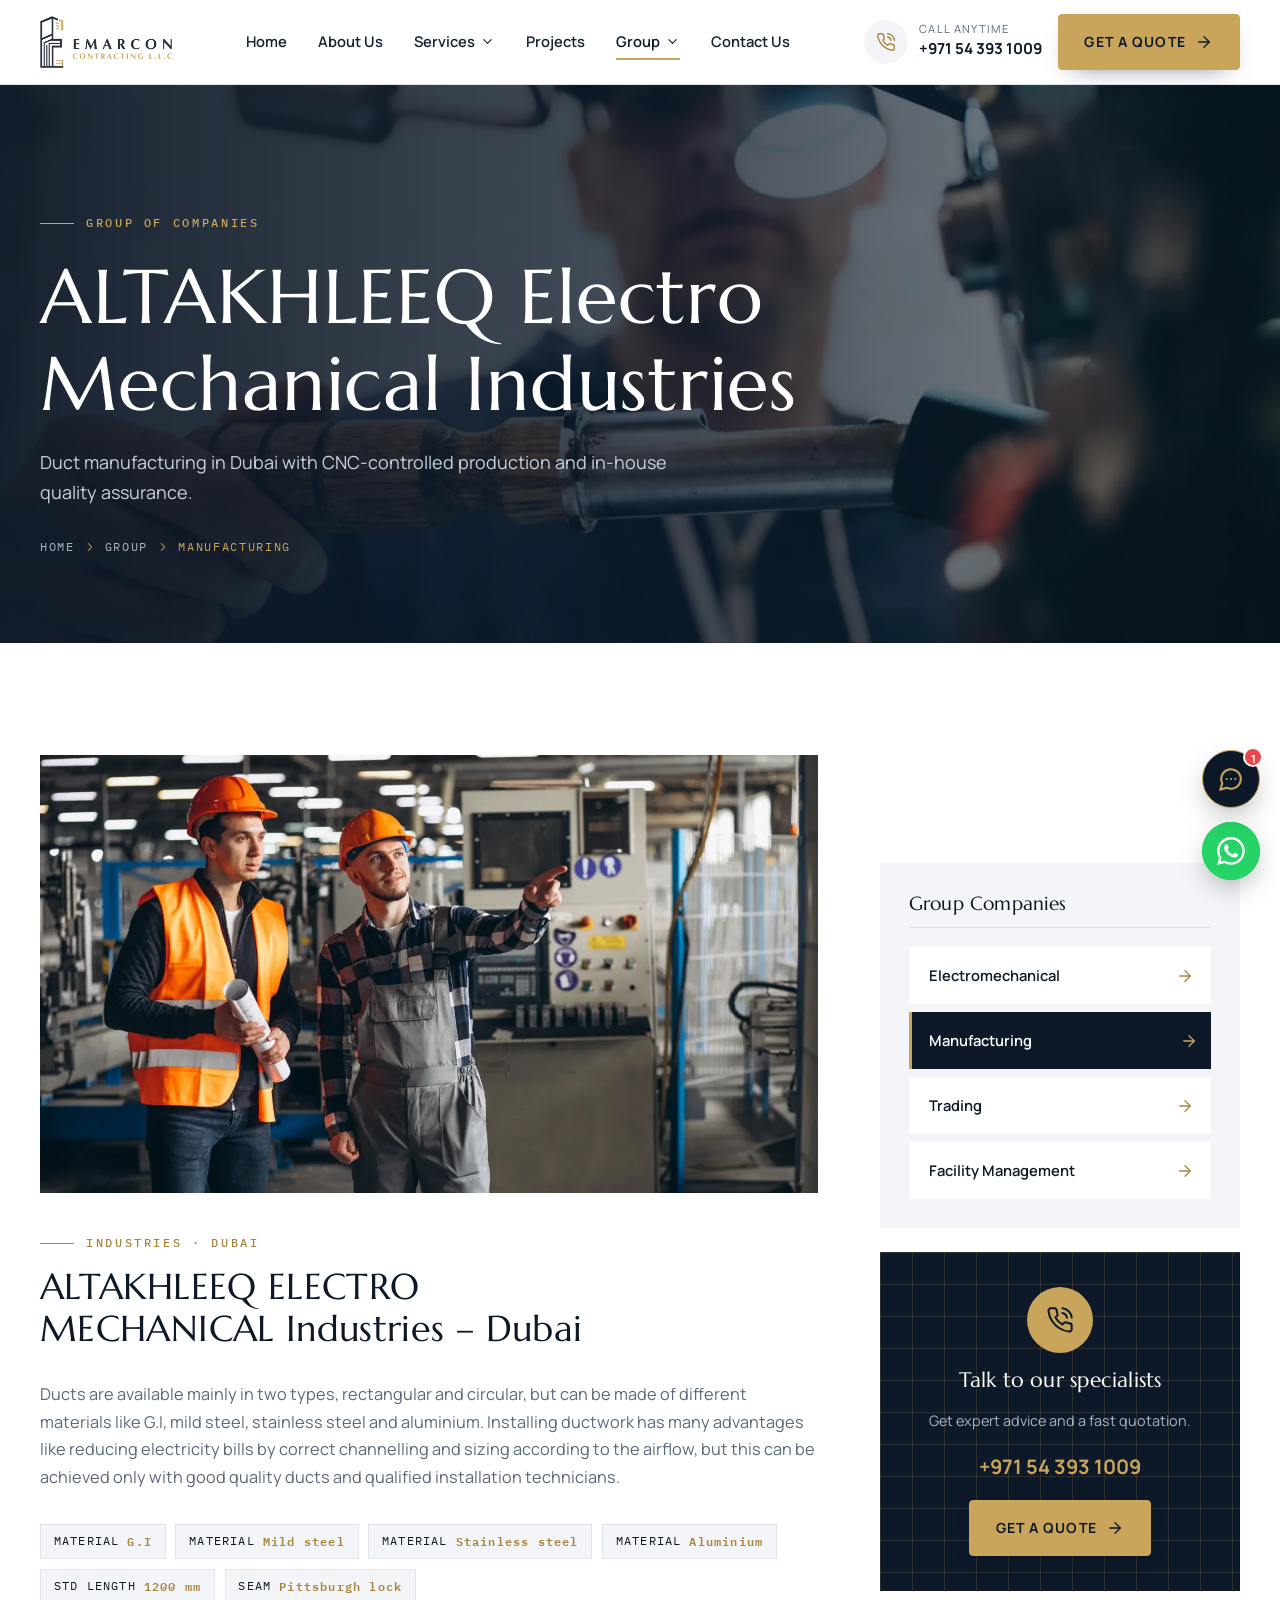
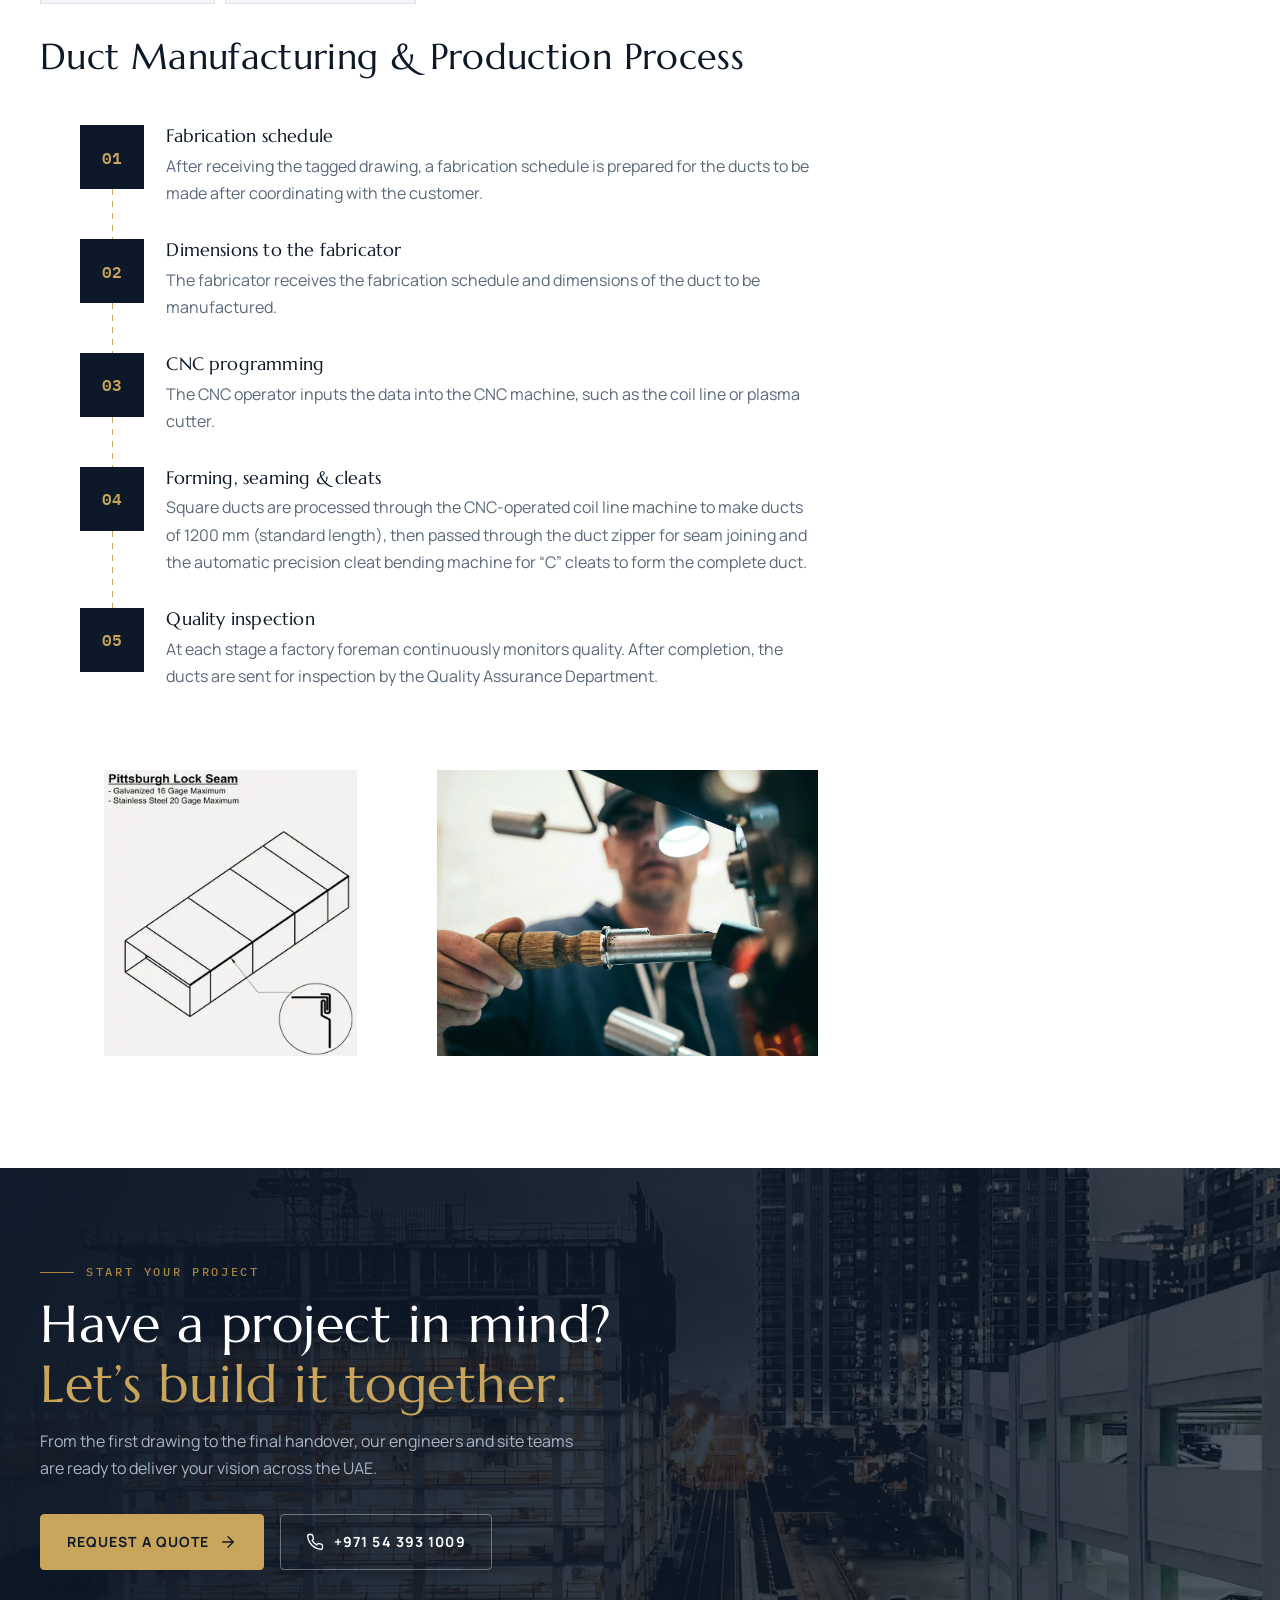
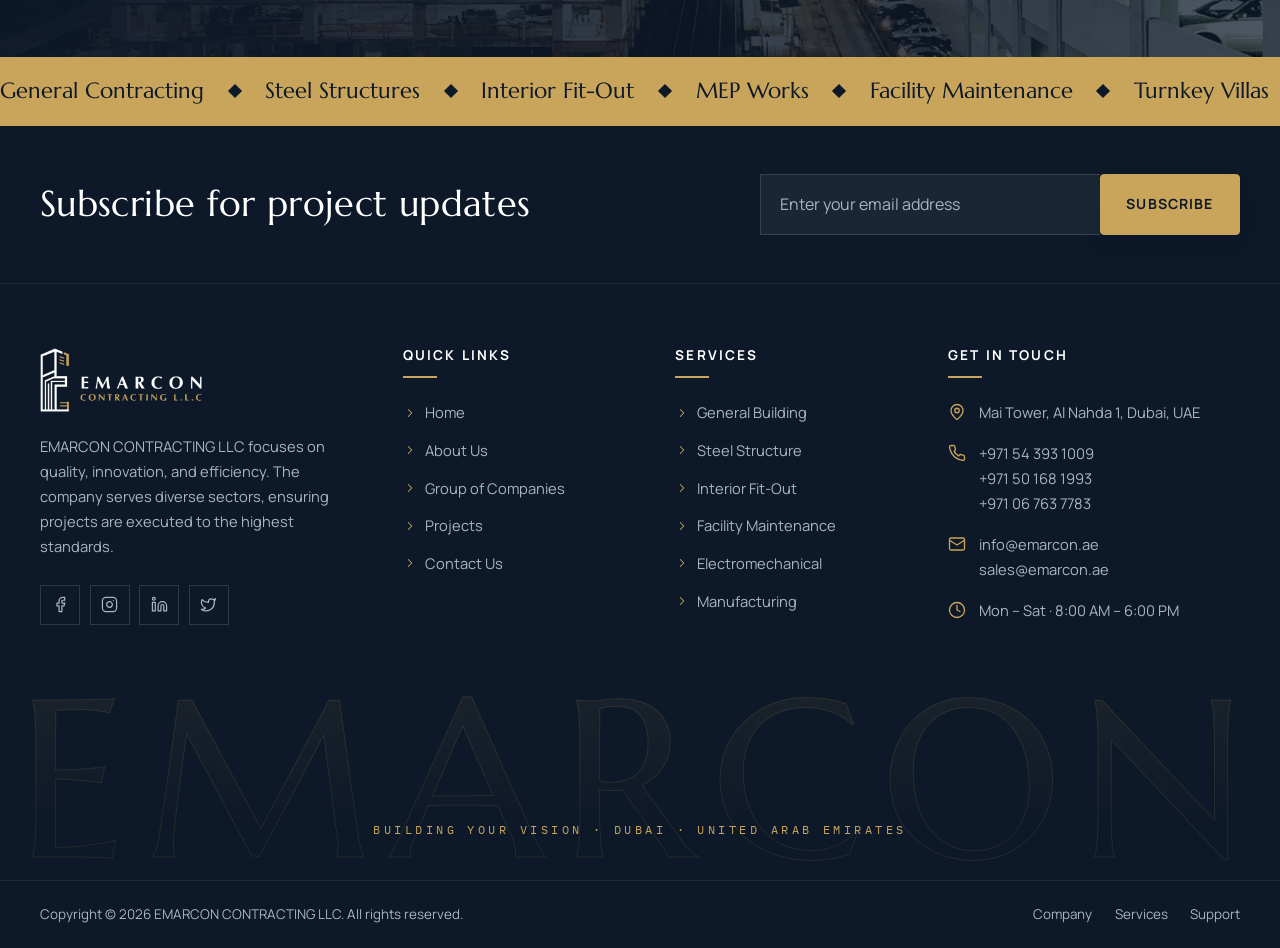
<file: manufacturing.html>
<!doctype html>
<html lang="en">
<head>
<meta charset="utf-8">
<meta name="viewport" content="width=device-width, initial-scale=1, viewport-fit=cover">
<title>Manufacturing | EMARCON Group</title>
<meta name="claude:viewport-fit-sides" content="cover">
<meta name="description" content="CNC-driven rectangular and circular duct manufacturing in G.I, mild steel, stainless steel and aluminium.">
<meta name="theme-color" content="#0d1828">
<meta property="og:title" content="Manufacturing | EMARCON Group">
<meta property="og:description" content="CNC-driven rectangular and circular duct manufacturing in G.I, mild steel, stainless steel and aluminium.">
<meta property="og:image" content="assets/img/dubai-skyline.webp">
<link rel="icon" type="image/png" href="assets/img/favicon.png">
<link rel="preconnect" href="https://fonts.googleapis.com">
<link rel="preconnect" href="https://fonts.gstatic.com" crossorigin>
<link rel="stylesheet" href="https://fonts.googleapis.com/css2?family=Marcellus&family=Manrope:wght@400;500;600;700;800&family=IBM+Plex+Mono:wght@400;500;600&display=swap">
<link rel="stylesheet" href="assets/css/style.css">
</head>
<body data-page="manufacturing">
<div class="preloader" aria-hidden="true"><div><img src="assets/img/logo-light.png" alt=""><div class="preloader__bar"></div></div></div>
<div id="site-header"></div>
<main id="main">
<section class="page-hero">
  <div class="page-hero__bg"><img src="assets/img/welder.webp" alt="" data-parallax></div>
  <div class="wrap">
    <span class="eyebrow">Group of companies</span>
    <h1>ALTAKHLEEQ Electro Mechanical Industries</h1>
    <p>Duct manufacturing in Dubai with CNC-controlled production and in-house quality assurance.</p>
    <nav class="crumbs" aria-label="Breadcrumb"><a href="index.html">Home</a><i data-lucide="chevron-right"></i><a href="group.html">Group</a><i data-lucide="chevron-right"></i><span>Manufacturing</span></nav>
  </div>
</section>
<section class="section">
  <div class="wrap detail">
    <div class="detail__main">
  <div class="detail__hero-img img-reveal"><img src="assets/img/electromechanical.webp" alt="Duct manufacturing workshop"></div>
  <div class="reveal"><span class="eyebrow">Industries · Dubai</span><h2 style="margin-top:.8rem">ALTAKHLEEQ ELECTRO MECHANICAL Industries – Dubai</h2></div>
  <div class="prose reveal"><p>Ducts are available mainly in two types, rectangular and circular, but can be made of different materials like G.I, mild steel, stainless steel and aluminium. Installing ductwork has many advantages like reducing electricity bills by correct channelling and sizing according to the airflow, but this can be achieved only with good quality ducts and qualified installation technicians.</p></div>
  <div class="chips reveal"><span class="spec-tag">MATERIAL <b>G.I</b></span><span class="spec-tag">MATERIAL <b>Mild steel</b></span><span class="spec-tag">MATERIAL <b>Stainless steel</b></span><span class="spec-tag">MATERIAL <b>Aluminium</b></span><span class="spec-tag">STD LENGTH <b>1200 mm</b></span><span class="spec-tag">SEAM <b>Pittsburgh lock</b></span></div>
  <div class="reveal"><h2>Duct Manufacturing &amp; Production Process</h2></div>
  <ol class="steps-v reveal">
    <li><div><h3 style="font-size:1.15rem;color:var(--navy)">Fabrication schedule</h3><p>After receiving the tagged drawing, a fabrication schedule is prepared for the ducts to be made after coordinating with the customer.</p></div></li>
    <li><div><h3 style="font-size:1.15rem;color:var(--navy)">Dimensions to the fabricator</h3><p>The fabricator receives the fabrication schedule and dimensions of the duct to be manufactured.</p></div></li>
    <li><div><h3 style="font-size:1.15rem;color:var(--navy)">CNC programming</h3><p>The CNC operator inputs the data into the CNC machine, such as the coil line or plasma cutter.</p></div></li>
    <li><div><h3 style="font-size:1.15rem;color:var(--navy)">Forming, seaming &amp; cleats</h3><p>Square ducts are processed through the CNC-operated coil line machine to make ducts of 1200 mm (standard length), then passed through the duct zipper for seam joining and the automatic precision cleat bending machine for “C” cleats to form the complete duct.</p></div></li>
    <li><div><h3 style="font-size:1.15rem;color:var(--navy)">Quality inspection</h3><p>At each stage a factory foreman continuously monitors quality. After completion, the ducts are sent for inspection by the Quality Assurance Department.</p></div></li>
  </ol>
  <div class="gallery-2"><div class="img-reveal" style="background:#fff"><img src="assets/img/duct-seam.webp" alt="Pittsburgh lock seam duct detail" loading="lazy" style="object-fit:contain"></div><div class="img-reveal"><img src="assets/img/welder.webp" alt="Metal fabrication" loading="lazy"></div></div></div>
    <aside class="sidebar">
      <div class="side-box reveal"><h4>Group Companies</h4><nav class="side-nav"><a href="electro-mechanical.html">Electromechanical<i data-lucide="arrow-right"></i></a><a href="manufacturing.html" class="is-active">Manufacturing<i data-lucide="arrow-right"></i></a><a href="trading.html">Trading<i data-lucide="arrow-right"></i></a><a href="facility-management.html">Facility Management<i data-lucide="arrow-right"></i></a></nav></div>
      <div class="side-cta reveal"><span class="ico"><i data-lucide="phone-call"></i></span><h4>Talk to our specialists</h4><p>Get expert advice and a fast quotation.</p><strong>+971 54 393 1009</strong><button class="btn" type="button" data-open-quote>Get a Quote <i data-lucide="arrow-right"></i></button></div>
    </aside>
  </div>
</section>
</main>
<div id="site-footer"></div>
<script src="assets/js/lucide.min.js"></script>
<script src="assets/js/main.js"></script>
<script src="assets/js/chatbot.js"></script>
</body>
</html>
</file>
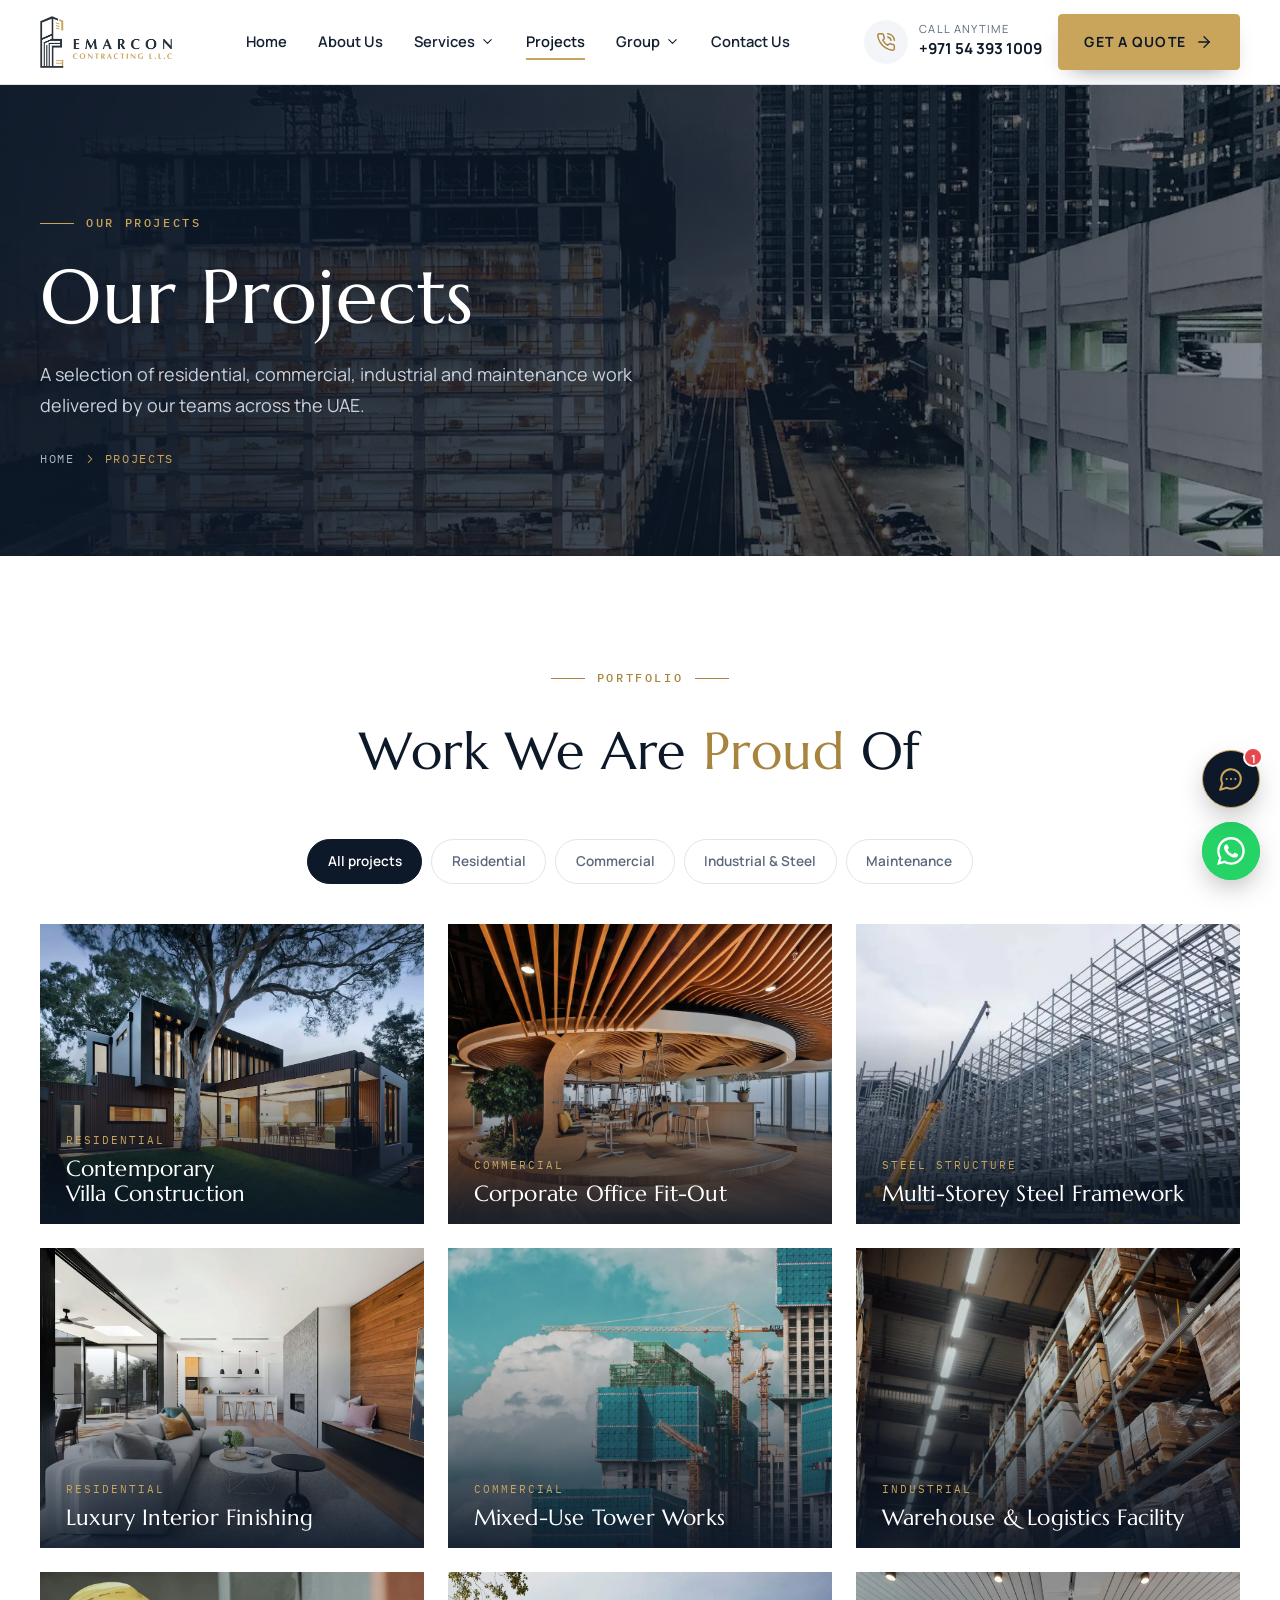
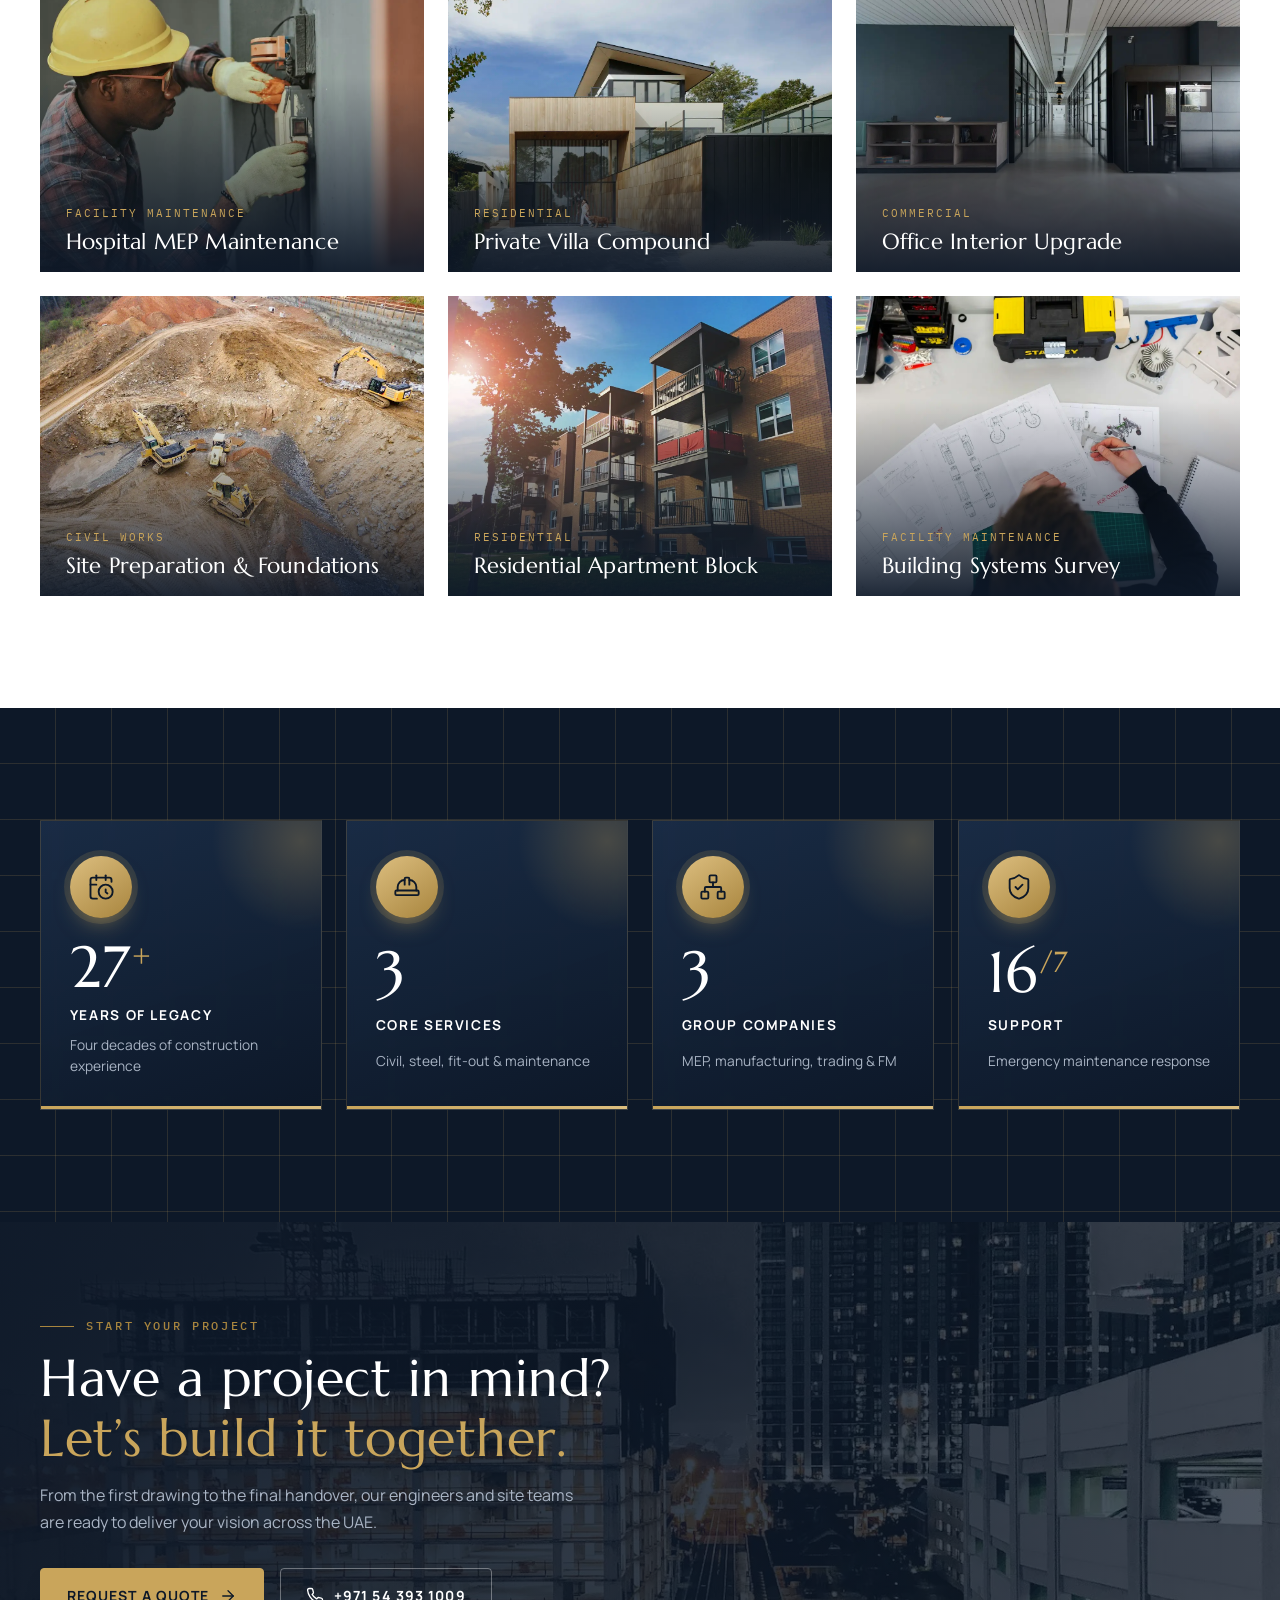
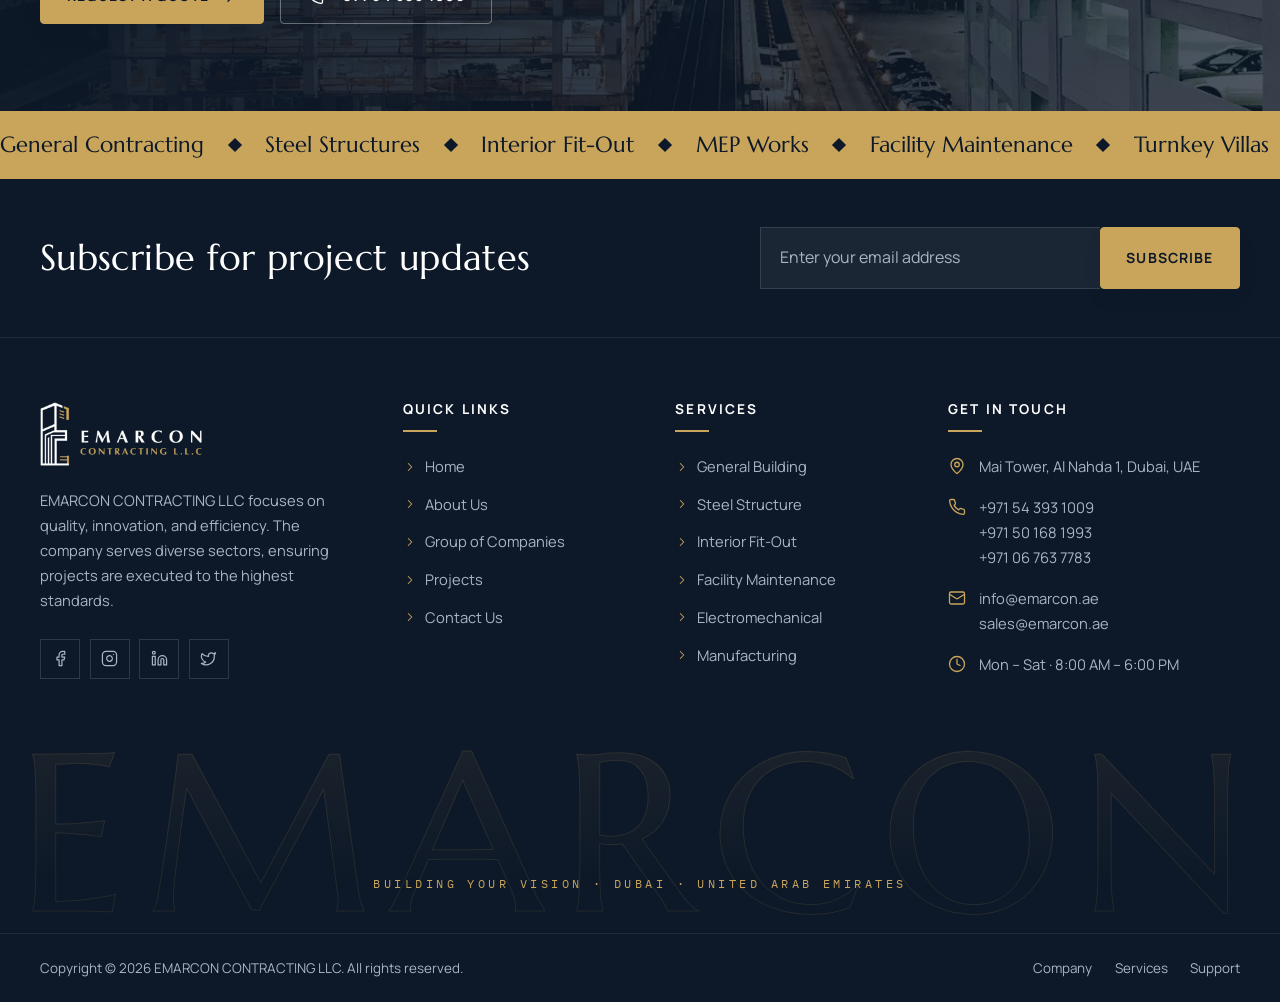
<file: projects.html>
<!doctype html>
<html lang="en">
<head>
<meta charset="utf-8">
<meta name="viewport" content="width=device-width, initial-scale=1, viewport-fit=cover">
<title>EMARCON Projects</title>
<meta name="claude:viewport-fit-sides" content="cover">
<meta name="description" content="Projects portfolio of EMARCON Contracting LLC across Dubai and the UAE.">
<meta name="theme-color" content="#0d1828">
<meta property="og:title" content="EMARCON Projects">
<meta property="og:description" content="Projects portfolio of EMARCON Contracting LLC across Dubai and the UAE.">
<meta property="og:image" content="assets/img/dubai-skyline.webp">
<link rel="icon" type="image/png" href="assets/img/favicon.png">
<link rel="preconnect" href="https://fonts.googleapis.com">
<link rel="preconnect" href="https://fonts.gstatic.com" crossorigin>
<link rel="stylesheet" href="https://fonts.googleapis.com/css2?family=Marcellus&family=Manrope:wght@400;500;600;700;800&family=IBM+Plex+Mono:wght@400;500;600&display=swap">
<link rel="stylesheet" href="assets/css/style.css">
</head>
<body data-page="projects">
<div class="preloader" aria-hidden="true"><div><img src="assets/img/logo-light.png" alt=""><div class="preloader__bar"></div></div></div>
<div id="site-header"></div>
<main id="main">
<section class="page-hero">
  <div class="page-hero__bg"><img src="assets/img/crane-night.webp" alt="" data-parallax></div>
  <div class="wrap">
    <span class="eyebrow">Our projects</span>
    <h1>Our Projects</h1>
    <p>A selection of residential, commercial, industrial and maintenance work delivered by our teams across the UAE.</p>
    <nav class="crumbs" aria-label="Breadcrumb"><a href="index.html">Home</a><i data-lucide="chevron-right"></i><span>Projects</span></nav>
  </div>
</section>
<section class="section">
  <div class="wrap">
    <div class="section-head section-head--center"><span class="eyebrow reveal">Portfolio</span><h2 class="h-section reveal">Work We Are <em>Proud</em> Of</h2></div>
    <div class="filters" data-filters="#pgrid"><button class="filter is-active" type="button" data-cat="all">All projects</button><button class="filter" type="button" data-cat="residential">Residential</button><button class="filter" type="button" data-cat="commercial">Commercial</button><button class="filter" type="button" data-cat="industrial">Industrial & Steel</button><button class="filter" type="button" data-cat="maintenance">Maintenance</button></div>
    <div class="projects-grid" id="pgrid">
    <a class="p-card reveal" style="--d:0.0s" data-cat="residential" href="#" data-lightbox="assets/img/villa-2.webp" data-title="Contemporary Villa Construction" data-meta="Residential · Dubai Hills, Dubai">
      <img src="assets/img/villa-2.webp" alt="Contemporary Villa Construction" loading="lazy">
      <span class="p-card__plus"><i data-lucide="plus"></i></span>
      <div class="p-card__body">
        <span class="p-card__cat">Residential</span>
        <h3>Contemporary Villa Construction</h3>
        <span class="p-card__loc"><i data-lucide="map-pin"></i>Dubai Hills, Dubai</span>
      </div>
    </a>
    <a class="p-card reveal" style="--d:0.1s" data-cat="commercial" href="#" data-lightbox="assets/img/fitout-office.webp" data-title="Corporate Office Fit-Out" data-meta="Commercial · Business Bay, Dubai">
      <img src="assets/img/fitout-office.webp" alt="Corporate Office Fit-Out" loading="lazy">
      <span class="p-card__plus"><i data-lucide="plus"></i></span>
      <div class="p-card__body">
        <span class="p-card__cat">Commercial</span>
        <h3>Corporate Office Fit-Out</h3>
        <span class="p-card__loc"><i data-lucide="map-pin"></i>Business Bay, Dubai</span>
      </div>
    </a>
    <a class="p-card reveal" style="--d:0.2s" data-cat="industrial" href="#" data-lightbox="assets/img/steel-structure.webp" data-title="Multi-Storey Steel Framework" data-meta="Steel Structure · Jebel Ali, Dubai">
      <img src="assets/img/steel-structure.webp" alt="Multi-Storey Steel Framework" loading="lazy">
      <span class="p-card__plus"><i data-lucide="plus"></i></span>
      <div class="p-card__body">
        <span class="p-card__cat">Steel Structure</span>
        <h3>Multi-Storey Steel Framework</h3>
        <span class="p-card__loc"><i data-lucide="map-pin"></i>Jebel Ali, Dubai</span>
      </div>
    </a>
    <a class="p-card reveal" style="--d:0.0s" data-cat="residential" href="#" data-lightbox="assets/img/interior-luxury.webp" data-title="Luxury Interior Finishing" data-meta="Residential · Palm Jumeirah, Dubai">
      <img src="assets/img/interior-luxury.webp" alt="Luxury Interior Finishing" loading="lazy">
      <span class="p-card__plus"><i data-lucide="plus"></i></span>
      <div class="p-card__body">
        <span class="p-card__cat">Residential</span>
        <h3>Luxury Interior Finishing</h3>
        <span class="p-card__loc"><i data-lucide="map-pin"></i>Palm Jumeirah, Dubai</span>
      </div>
    </a>
    <a class="p-card reveal" style="--d:0.1s" data-cat="commercial" href="#" data-lightbox="assets/img/towers-cranes.webp" data-title="Mixed-Use Tower Works" data-meta="Commercial · Al Nahda, Dubai">
      <img src="assets/img/towers-cranes.webp" alt="Mixed-Use Tower Works" loading="lazy">
      <span class="p-card__plus"><i data-lucide="plus"></i></span>
      <div class="p-card__body">
        <span class="p-card__cat">Commercial</span>
        <h3>Mixed-Use Tower Works</h3>
        <span class="p-card__loc"><i data-lucide="map-pin"></i>Al Nahda, Dubai</span>
      </div>
    </a>
    <a class="p-card reveal" style="--d:0.2s" data-cat="industrial" href="#" data-lightbox="assets/img/warehouse.webp" data-title="Warehouse & Logistics Facility" data-meta="Industrial · Dubai Industrial City">
      <img src="assets/img/warehouse.webp" alt="Warehouse & Logistics Facility" loading="lazy">
      <span class="p-card__plus"><i data-lucide="plus"></i></span>
      <div class="p-card__body">
        <span class="p-card__cat">Industrial</span>
        <h3>Warehouse & Logistics Facility</h3>
        <span class="p-card__loc"><i data-lucide="map-pin"></i>Dubai Industrial City</span>
      </div>
    </a>
    <a class="p-card reveal" style="--d:0.0s" data-cat="maintenance" href="#" data-lightbox="assets/img/electrician.webp" data-title="Hospital MEP Maintenance" data-meta="Facility Maintenance · Hatta, Dubai">
      <img src="assets/img/electrician.webp" alt="Hospital MEP Maintenance" loading="lazy">
      <span class="p-card__plus"><i data-lucide="plus"></i></span>
      <div class="p-card__body">
        <span class="p-card__cat">Facility Maintenance</span>
        <h3>Hospital MEP Maintenance</h3>
        <span class="p-card__loc"><i data-lucide="map-pin"></i>Hatta, Dubai</span>
      </div>
    </a>
    <a class="p-card reveal" style="--d:0.1s" data-cat="residential" href="#" data-lightbox="assets/img/villa-1.webp" data-title="Private Villa Compound" data-meta="Residential · Al Barsha, Dubai">
      <img src="assets/img/villa-1.webp" alt="Private Villa Compound" loading="lazy">
      <span class="p-card__plus"><i data-lucide="plus"></i></span>
      <div class="p-card__body">
        <span class="p-card__cat">Residential</span>
        <h3>Private Villa Compound</h3>
        <span class="p-card__loc"><i data-lucide="map-pin"></i>Al Barsha, Dubai</span>
      </div>
    </a>
    <a class="p-card reveal" style="--d:0.2s" data-cat="commercial" href="#" data-lightbox="assets/img/office-interior.webp" data-title="Office Interior Upgrade" data-meta="Commercial · Sharjah, UAE">
      <img src="assets/img/office-interior.webp" alt="Office Interior Upgrade" loading="lazy">
      <span class="p-card__plus"><i data-lucide="plus"></i></span>
      <div class="p-card__body">
        <span class="p-card__cat">Commercial</span>
        <h3>Office Interior Upgrade</h3>
        <span class="p-card__loc"><i data-lucide="map-pin"></i>Sharjah, UAE</span>
      </div>
    </a>
    <a class="p-card reveal" style="--d:0.0s" data-cat="industrial" href="#" data-lightbox="assets/img/excavation.webp" data-title="Site Preparation & Foundations" data-meta="Civil Works · Sharjah, UAE">
      <img src="assets/img/excavation.webp" alt="Site Preparation & Foundations" loading="lazy">
      <span class="p-card__plus"><i data-lucide="plus"></i></span>
      <div class="p-card__body">
        <span class="p-card__cat">Civil Works</span>
        <h3>Site Preparation & Foundations</h3>
        <span class="p-card__loc"><i data-lucide="map-pin"></i>Sharjah, UAE</span>
      </div>
    </a>
    <a class="p-card reveal" style="--d:0.1s" data-cat="residential" href="#" data-lightbox="assets/img/apartments.webp" data-title="Residential Apartment Block" data-meta="Residential · Ajman, UAE">
      <img src="assets/img/apartments.webp" alt="Residential Apartment Block" loading="lazy">
      <span class="p-card__plus"><i data-lucide="plus"></i></span>
      <div class="p-card__body">
        <span class="p-card__cat">Residential</span>
        <h3>Residential Apartment Block</h3>
        <span class="p-card__loc"><i data-lucide="map-pin"></i>Ajman, UAE</span>
      </div>
    </a>
    <a class="p-card reveal" style="--d:0.2s" data-cat="maintenance" href="#" data-lightbox="assets/img/drawings.webp" data-title="Building Systems Survey" data-meta="Facility Maintenance · Dubai, UAE">
      <img src="assets/img/drawings.webp" alt="Building Systems Survey" loading="lazy">
      <span class="p-card__plus"><i data-lucide="plus"></i></span>
      <div class="p-card__body">
        <span class="p-card__cat">Facility Maintenance</span>
        <h3>Building Systems Survey</h3>
        <span class="p-card__loc"><i data-lucide="map-pin"></i>Dubai, UAE</span>
      </div>
    </a></div>
  </div>
</section>
<section class="section blueprint"><div class="wrap"><div class="st-grid" data-mslide><div class="st-card reveal" style="--d:0.00s"><span class="st-card__ico"><i data-lucide="calendar-clock"></i></span><div class="stat__num" data-count="40">40<sup>+</sup></div><div class="st-card__label">Years of legacy</div><p>Four decades of construction experience</p><span class="st-card__bar"></span></div><div class="st-card reveal" style="--d:0.12s"><span class="st-card__ico"><i data-lucide="hard-hat"></i></span><div class="stat__num" data-count="4">4<sup></sup></div><div class="st-card__label">Core services</div><p>Civil, steel, fit-out &amp; maintenance</p><span class="st-card__bar"></span></div><div class="st-card reveal" style="--d:0.24s"><span class="st-card__ico"><i data-lucide="network"></i></span><div class="stat__num" data-count="4">4<sup></sup></div><div class="st-card__label">Group companies</div><p>MEP, manufacturing, trading &amp; FM</p><span class="st-card__bar"></span></div><div class="st-card reveal" style="--d:0.36s"><span class="st-card__ico"><i data-lucide="shield-check"></i></span><div class="stat__num" data-count="24">24<sup>/7</sup></div><div class="st-card__label">Support</div><p>Emergency maintenance response</p><span class="st-card__bar"></span></div></div></div></section>
</main>
<div id="site-footer"></div>
<script src="assets/js/lucide.min.js"></script>
<script src="assets/js/main.js"></script>
<script src="assets/js/chatbot.js"></script>
</body>
</html>
</file>
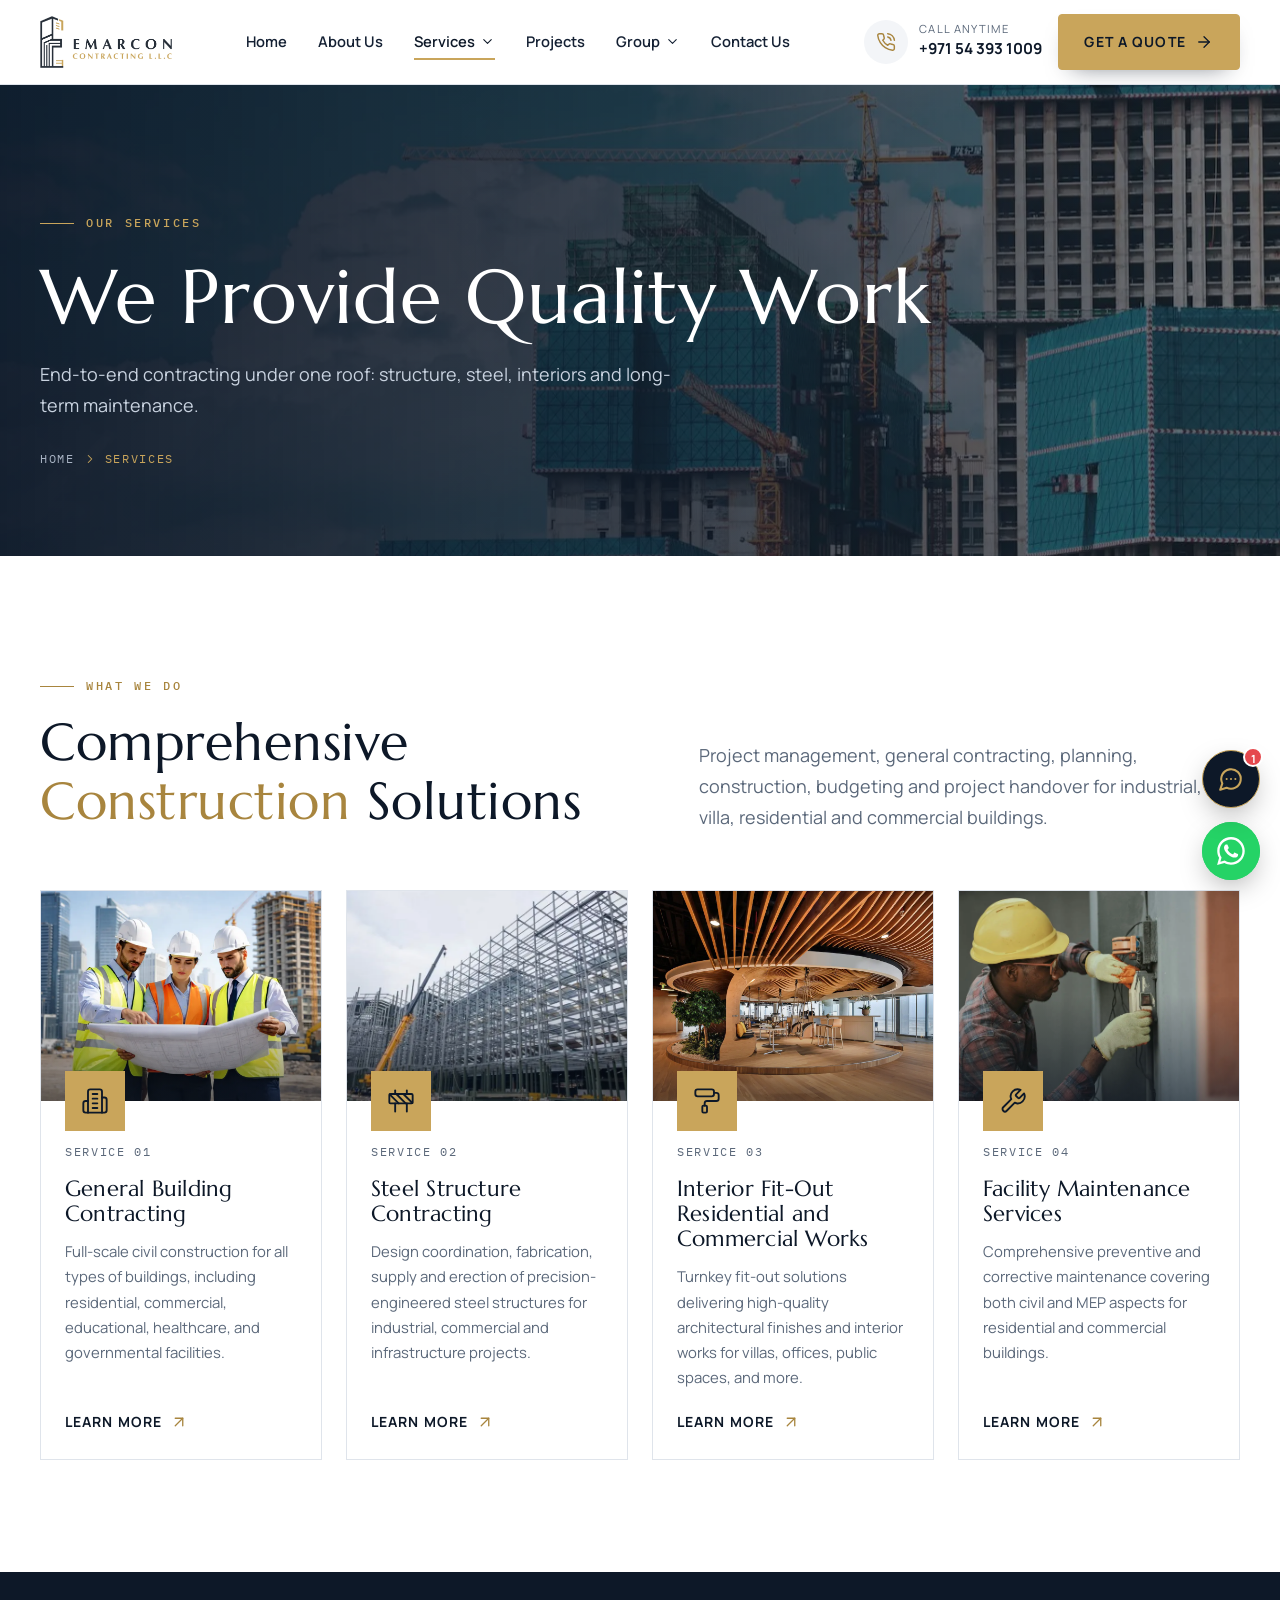
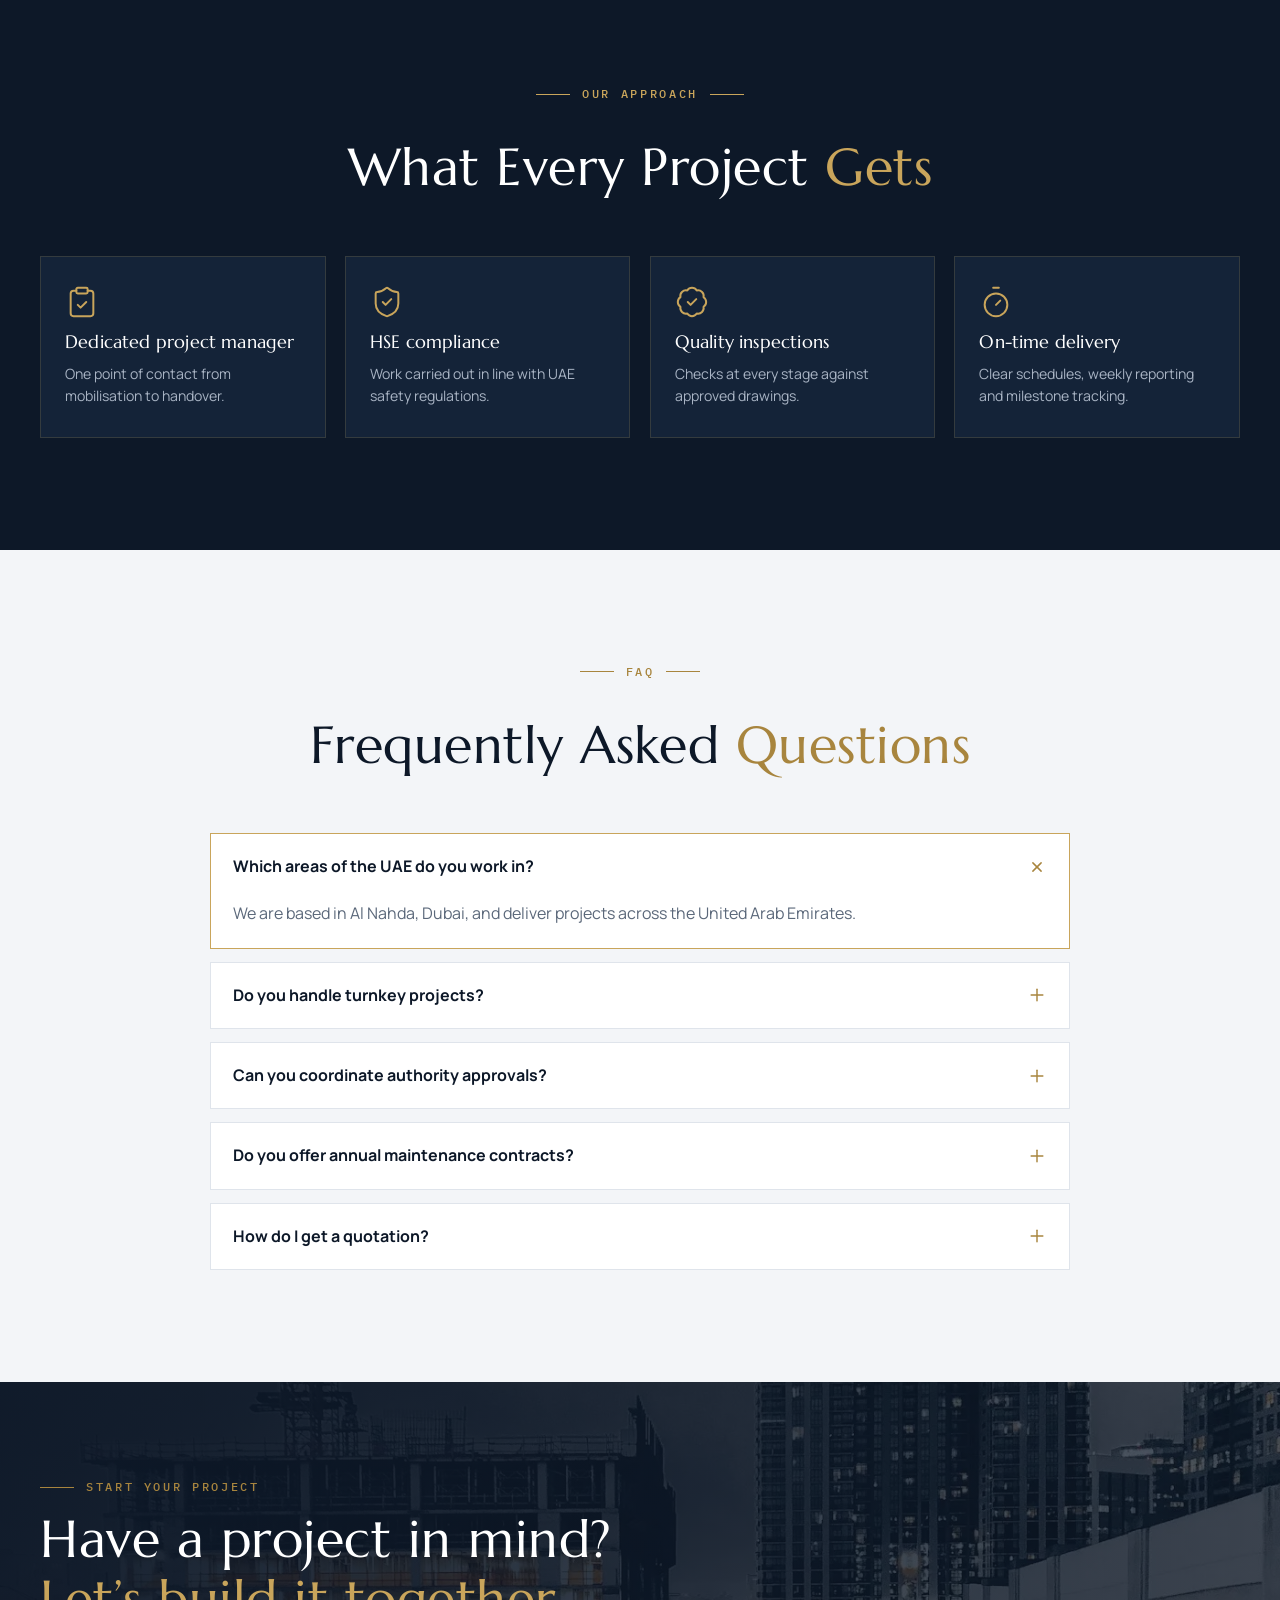
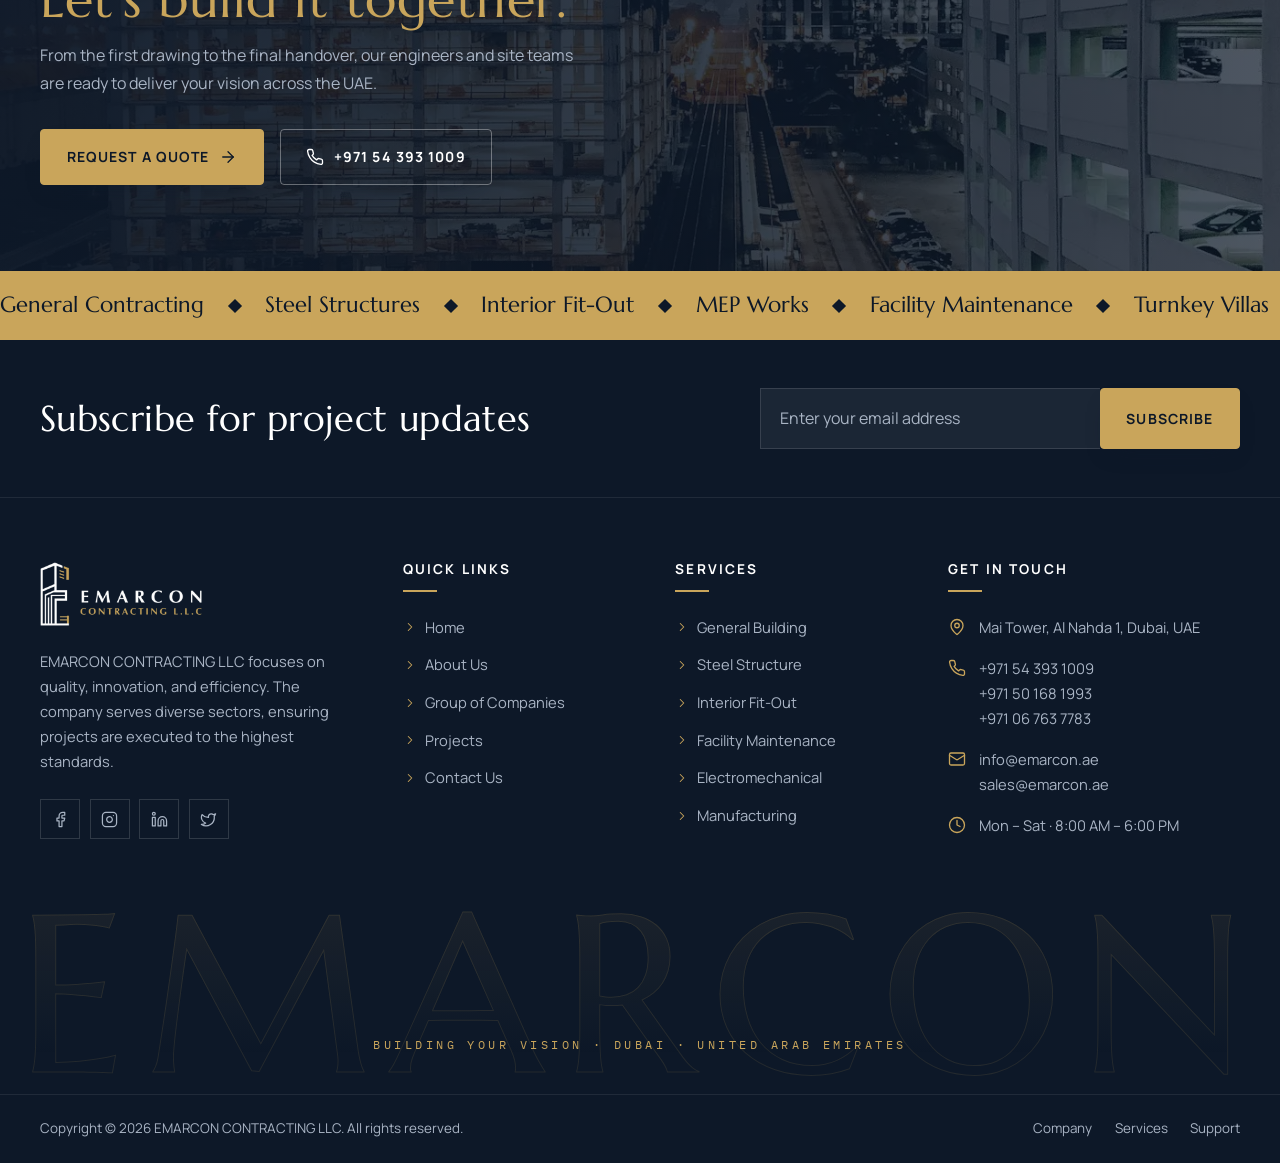
<file: services.html>
<!doctype html>
<html lang="en">
<head>
<meta charset="utf-8">
<meta name="viewport" content="width=device-width, initial-scale=1, viewport-fit=cover">
<title>EMARCON Services</title>
<meta name="claude:viewport-fit-sides" content="cover">
<meta name="description" content="General building contracting, steel structures, interior fit-out and facility maintenance by EMARCON Contracting LLC.">
<meta name="theme-color" content="#0d1828">
<meta property="og:title" content="EMARCON Services">
<meta property="og:description" content="General building contracting, steel structures, interior fit-out and facility maintenance by EMARCON Contracting LLC.">
<meta property="og:image" content="assets/img/dubai-skyline.webp">
<link rel="icon" type="image/png" href="assets/img/favicon.png">
<link rel="preconnect" href="https://fonts.googleapis.com">
<link rel="preconnect" href="https://fonts.gstatic.com" crossorigin>
<link rel="stylesheet" href="https://fonts.googleapis.com/css2?family=Marcellus&family=Manrope:wght@400;500;600;700;800&family=IBM+Plex+Mono:wght@400;500;600&display=swap">
<link rel="stylesheet" href="assets/css/style.css">
</head>
<body data-page="services">
<div class="preloader" aria-hidden="true"><div><img src="assets/img/logo-light.png" alt=""><div class="preloader__bar"></div></div></div>
<div id="site-header"></div>
<main id="main">
<section class="page-hero">
  <div class="page-hero__bg"><img src="assets/img/towers-cranes.webp" alt="" data-parallax></div>
  <div class="wrap">
    <span class="eyebrow">Our services</span>
    <h1>We Provide Quality Work</h1>
    <p>End-to-end contracting under one roof: structure, steel, interiors and long-term maintenance.</p>
    <nav class="crumbs" aria-label="Breadcrumb"><a href="index.html">Home</a><i data-lucide="chevron-right"></i><span>Services</span></nav>
  </div>
</section>
<section class="section">
  <div class="wrap">
    <div class="section-head section-head--split">
      <div class="reveal"><span class="eyebrow">What we do</span><h2 class="h-section">Comprehensive <em>Construction</em> Solutions</h2></div>
      <div class="reveal" style="--d:.1s"><p class="lead">Project management, general contracting, planning, construction, budgeting and project handover for industrial, villa, residential and commercial buildings.</p></div>
    </div>
    <div class="services-grid">
    <article class="s-card reveal" style="--d:0.0s">
      <div class="s-card__img"><img src="assets/img/general-contracting.webp" alt="General Building Contracting" loading="lazy"></div>
      <div class="s-card__body">
        <span class="s-card__icon"><i data-lucide="building-2"></i></span>
        <span class="s-card__no">SERVICE 01</span>
        <h3>General Building Contracting</h3>
        <p>Full-scale civil construction for all types of buildings, including residential, commercial, educational, healthcare, and governmental facilities.</p>
        <a class="link-arrow" href="general-building-contracting.html">Learn more <i data-lucide="arrow-up-right"></i></a>
      </div>
    </article>
    <article class="s-card reveal" style="--d:0.1s">
      <div class="s-card__img"><img src="assets/img/steel-structure.webp" alt="Steel Structure Contracting" loading="lazy"></div>
      <div class="s-card__body">
        <span class="s-card__icon"><i data-lucide="construction"></i></span>
        <span class="s-card__no">SERVICE 02</span>
        <h3>Steel Structure Contracting</h3>
        <p>Design coordination, fabrication, supply and erection of precision-engineered steel structures for industrial, commercial and infrastructure projects.</p>
        <a class="link-arrow" href="steel-structure-contracting.html">Learn more <i data-lucide="arrow-up-right"></i></a>
      </div>
    </article>
    <article class="s-card reveal" style="--d:0.2s">
      <div class="s-card__img"><img src="assets/img/fitout-office.webp" alt="Interior Fit-Out Residential and Commercial Works" loading="lazy"></div>
      <div class="s-card__body">
        <span class="s-card__icon"><i data-lucide="paint-roller"></i></span>
        <span class="s-card__no">SERVICE 03</span>
        <h3>Interior Fit-Out Residential and Commercial Works</h3>
        <p>Turnkey fit-out solutions delivering high-quality architectural finishes and interior works for villas, offices, public spaces, and more.</p>
        <a class="link-arrow" href="interior-fit-out.html">Learn more <i data-lucide="arrow-up-right"></i></a>
      </div>
    </article>
    <article class="s-card reveal" style="--d:0.3s">
      <div class="s-card__img"><img src="assets/img/electrician.webp" alt="Facility Maintenance Services" loading="lazy"></div>
      <div class="s-card__body">
        <span class="s-card__icon"><i data-lucide="wrench"></i></span>
        <span class="s-card__no">SERVICE 04</span>
        <h3>Facility Maintenance Services</h3>
        <p>Comprehensive preventive and corrective maintenance covering both civil and MEP aspects for residential and commercial buildings.</p>
        <a class="link-arrow" href="facility-maintenance.html">Learn more <i data-lucide="arrow-up-right"></i></a>
      </div>
    </article></div>
  </div>
</section>
<section class="section section--navy">
  <div class="wrap">
    <div class="section-head section-head--center"><span class="eyebrow reveal">Our approach</span><h2 class="h-section reveal">What Every Project <em>Gets</em></h2></div>
    <div class="feature-row">
      <div class="feature reveal"><i data-lucide="clipboard-check"></i><h4>Dedicated project manager</h4><p>One point of contact from mobilisation to handover.</p></div>
      <div class="feature reveal" style="--d:.1s"><i data-lucide="shield-check"></i><h4>HSE compliance</h4><p>Work carried out in line with UAE safety regulations.</p></div>
      <div class="feature reveal" style="--d:.2s"><i data-lucide="badge-check"></i><h4>Quality inspections</h4><p>Checks at every stage against approved drawings.</p></div>
      <div class="feature reveal" style="--d:.3s"><i data-lucide="timer"></i><h4>On-time delivery</h4><p>Clear schedules, weekly reporting and milestone tracking.</p></div>
    </div>
  </div>
</section>
<section class="section section--paper">
  <div class="wrap" style="max-width:900px">
    <div class="section-head section-head--center"><span class="eyebrow reveal">FAQ</span><h2 class="h-section reveal">Frequently Asked <em>Questions</em></h2></div>
    <div class="faq reveal">
      <div class="faq__item is-open"><button class="faq__q" type="button" aria-expanded="true">Which areas of the UAE do you work in? <i data-lucide="plus"></i></button><div class="faq__a"><div><p>We are based in Al Nahda, Dubai, and deliver projects across the United Arab Emirates.</p></div></div></div>
      <div class="faq__item"><button class="faq__q" type="button" aria-expanded="false">Do you handle turnkey projects? <i data-lucide="plus"></i></button><div class="faq__a"><div><p>Yes. We specialise in turnkey delivery covering project management, planning, budgeting, construction and final handover.</p></div></div></div>
      <div class="faq__item"><button class="faq__q" type="button" aria-expanded="false">Can you coordinate authority approvals? <i data-lucide="plus"></i></button><div class="faq__a"><div><p>Our team coordinates with consultants and the relevant authorities as part of our general contracting scope.</p></div></div></div>
      <div class="faq__item"><button class="faq__q" type="button" aria-expanded="false">Do you offer annual maintenance contracts? <i data-lucide="plus"></i></button><div class="faq__a"><div><p>Yes. Our facility maintenance division offers planned preventive maintenance and emergency support for residential, commercial and industrial buildings.</p></div></div></div>
      <div class="faq__item"><button class="faq__q" type="button" aria-expanded="false">How do I get a quotation? <i data-lucide="plus"></i></button><div class="faq__a"><div><p>Use the Get a Quote form or call us. Share the location, scope and timeline and our engineers will respond within one working day.</p></div></div></div>
    </div>
  </div>
</section>
</main>
<div id="site-footer"></div>
<script src="assets/js/lucide.min.js"></script>
<script src="assets/js/main.js"></script>
<script src="assets/js/chatbot.js"></script>
</body>
</html>
</file>
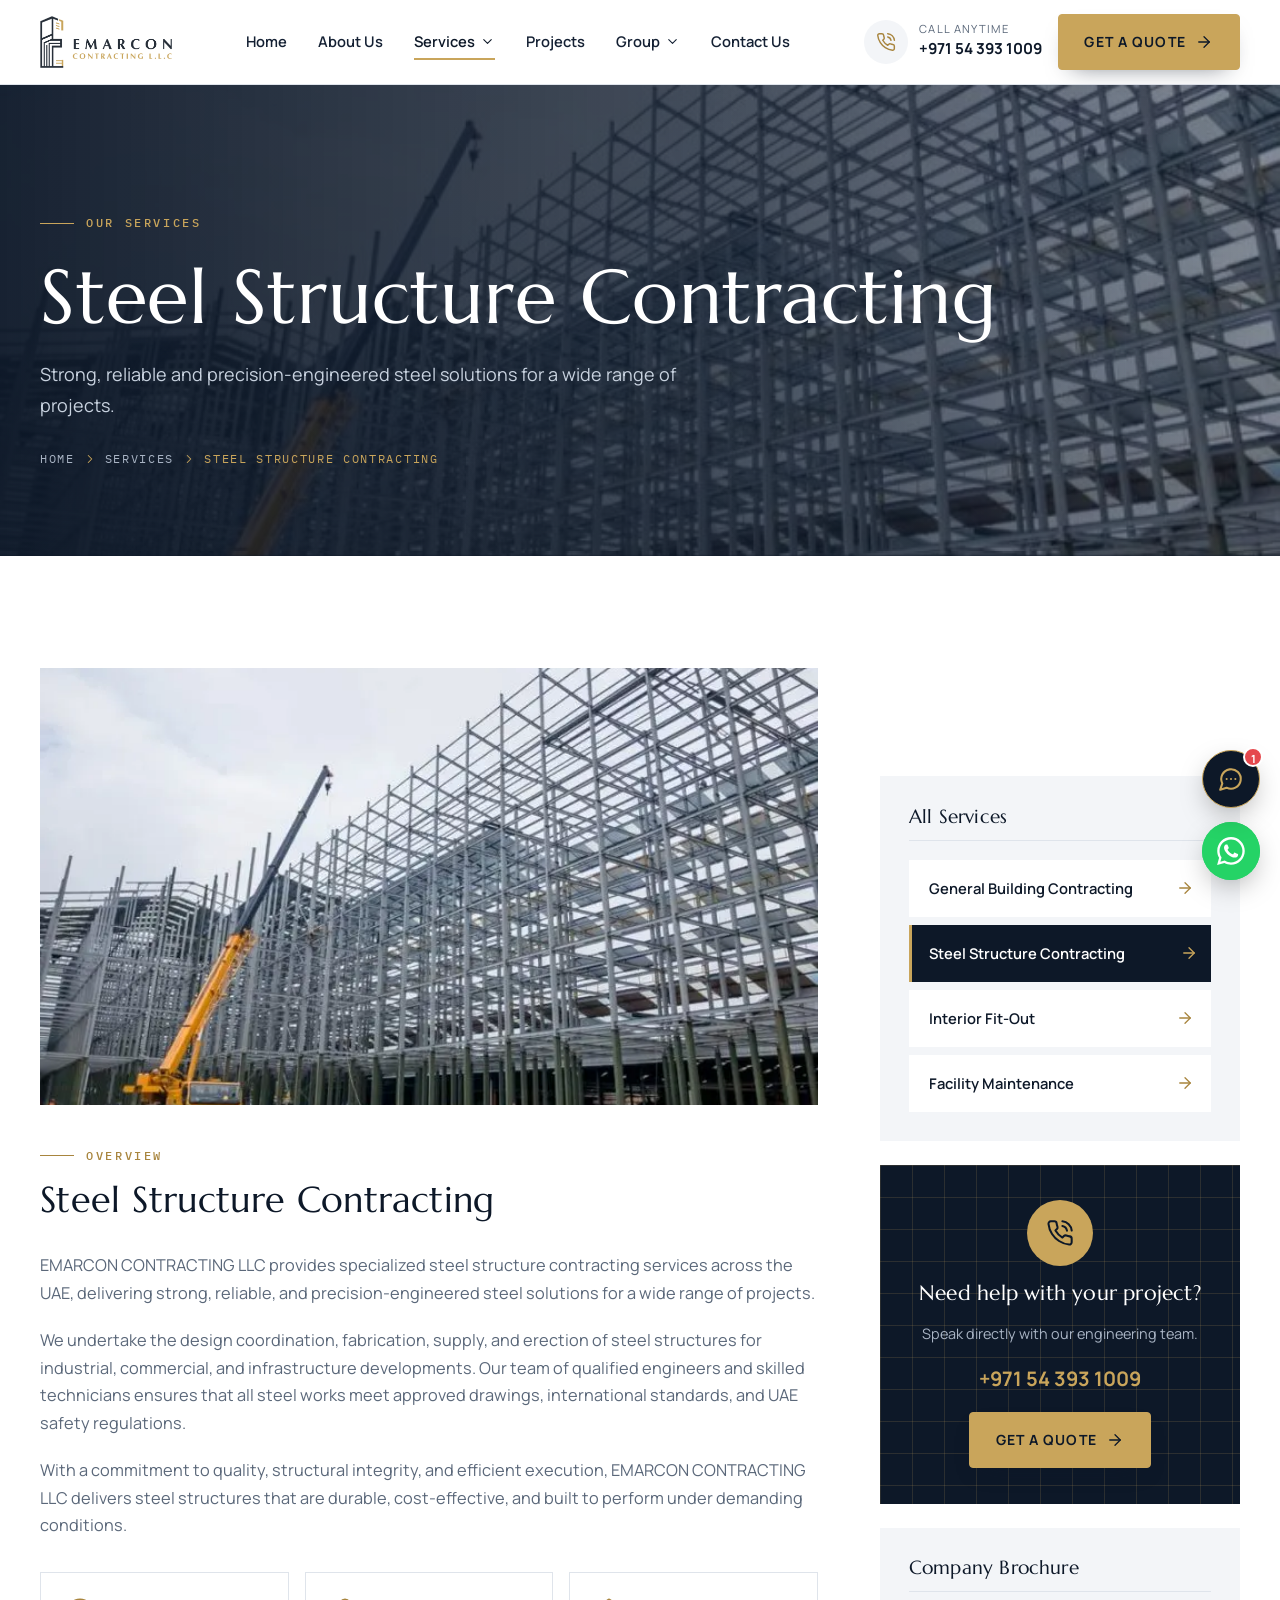
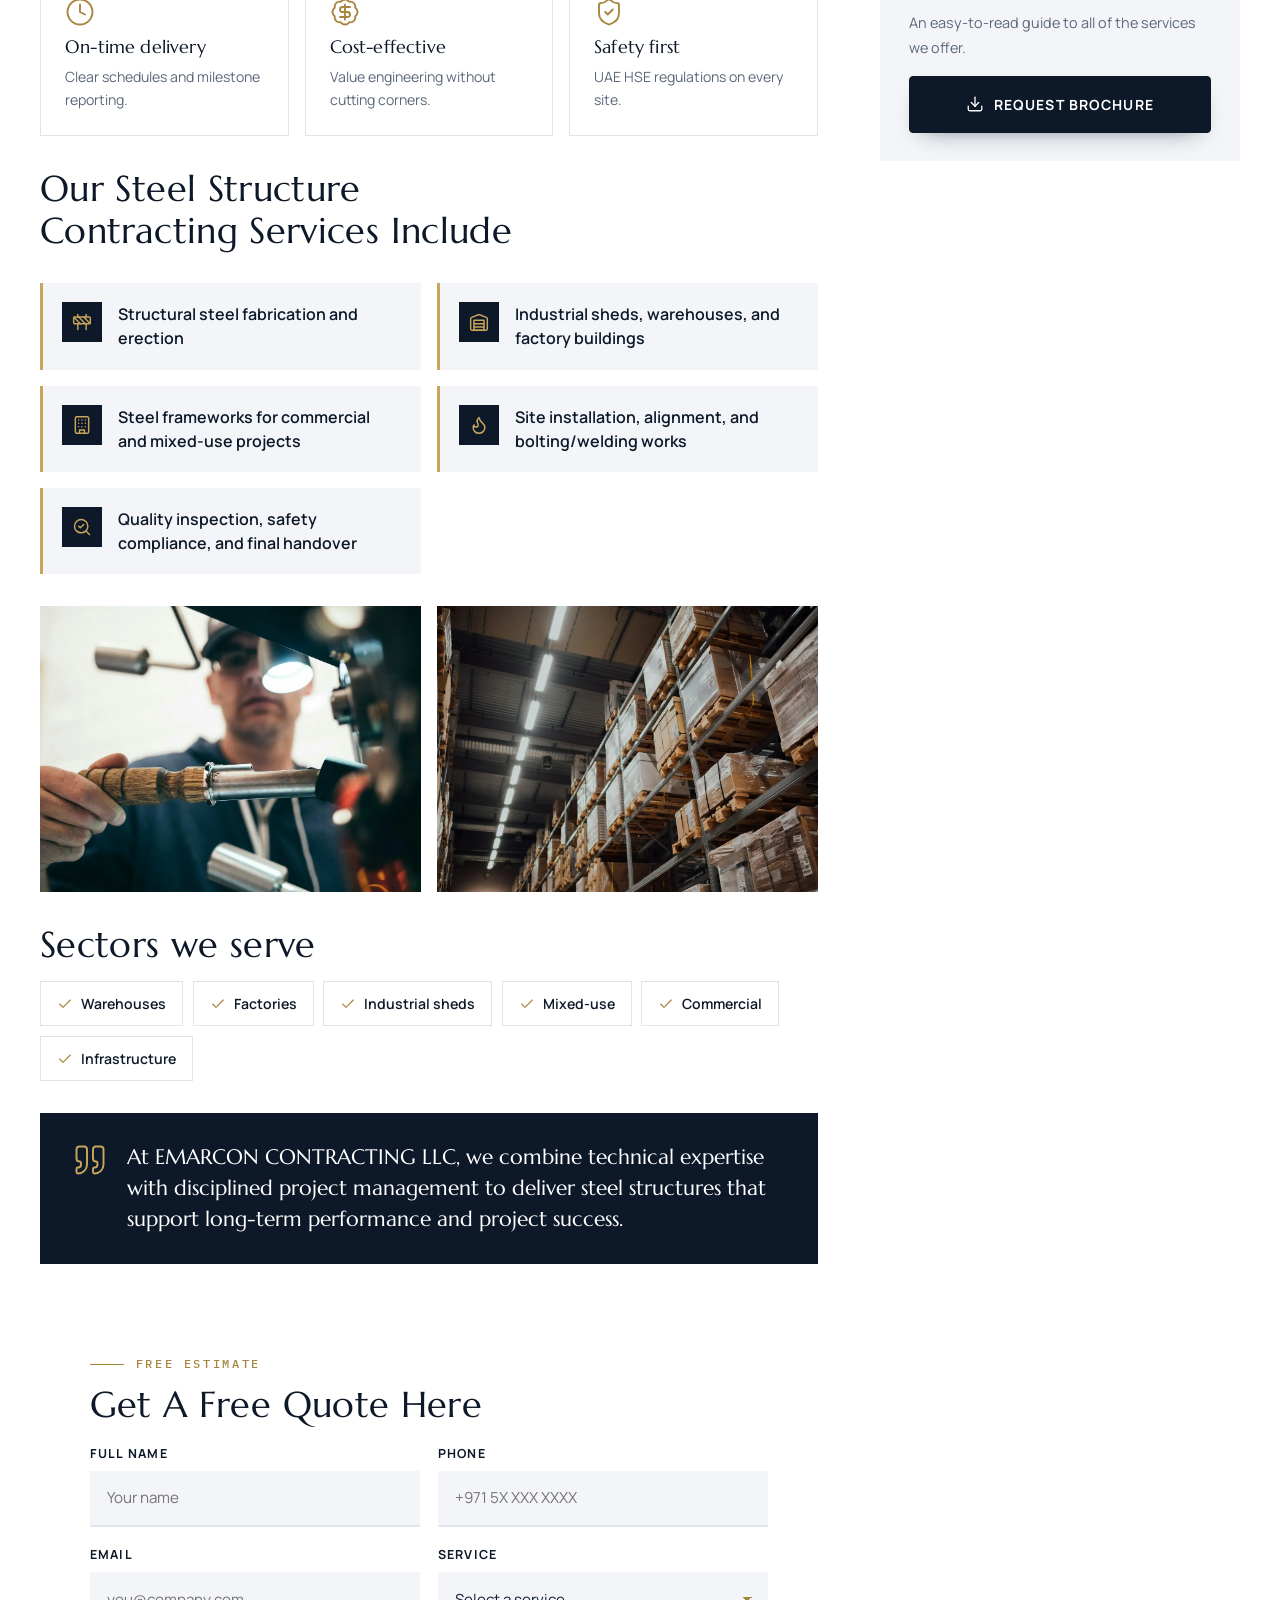
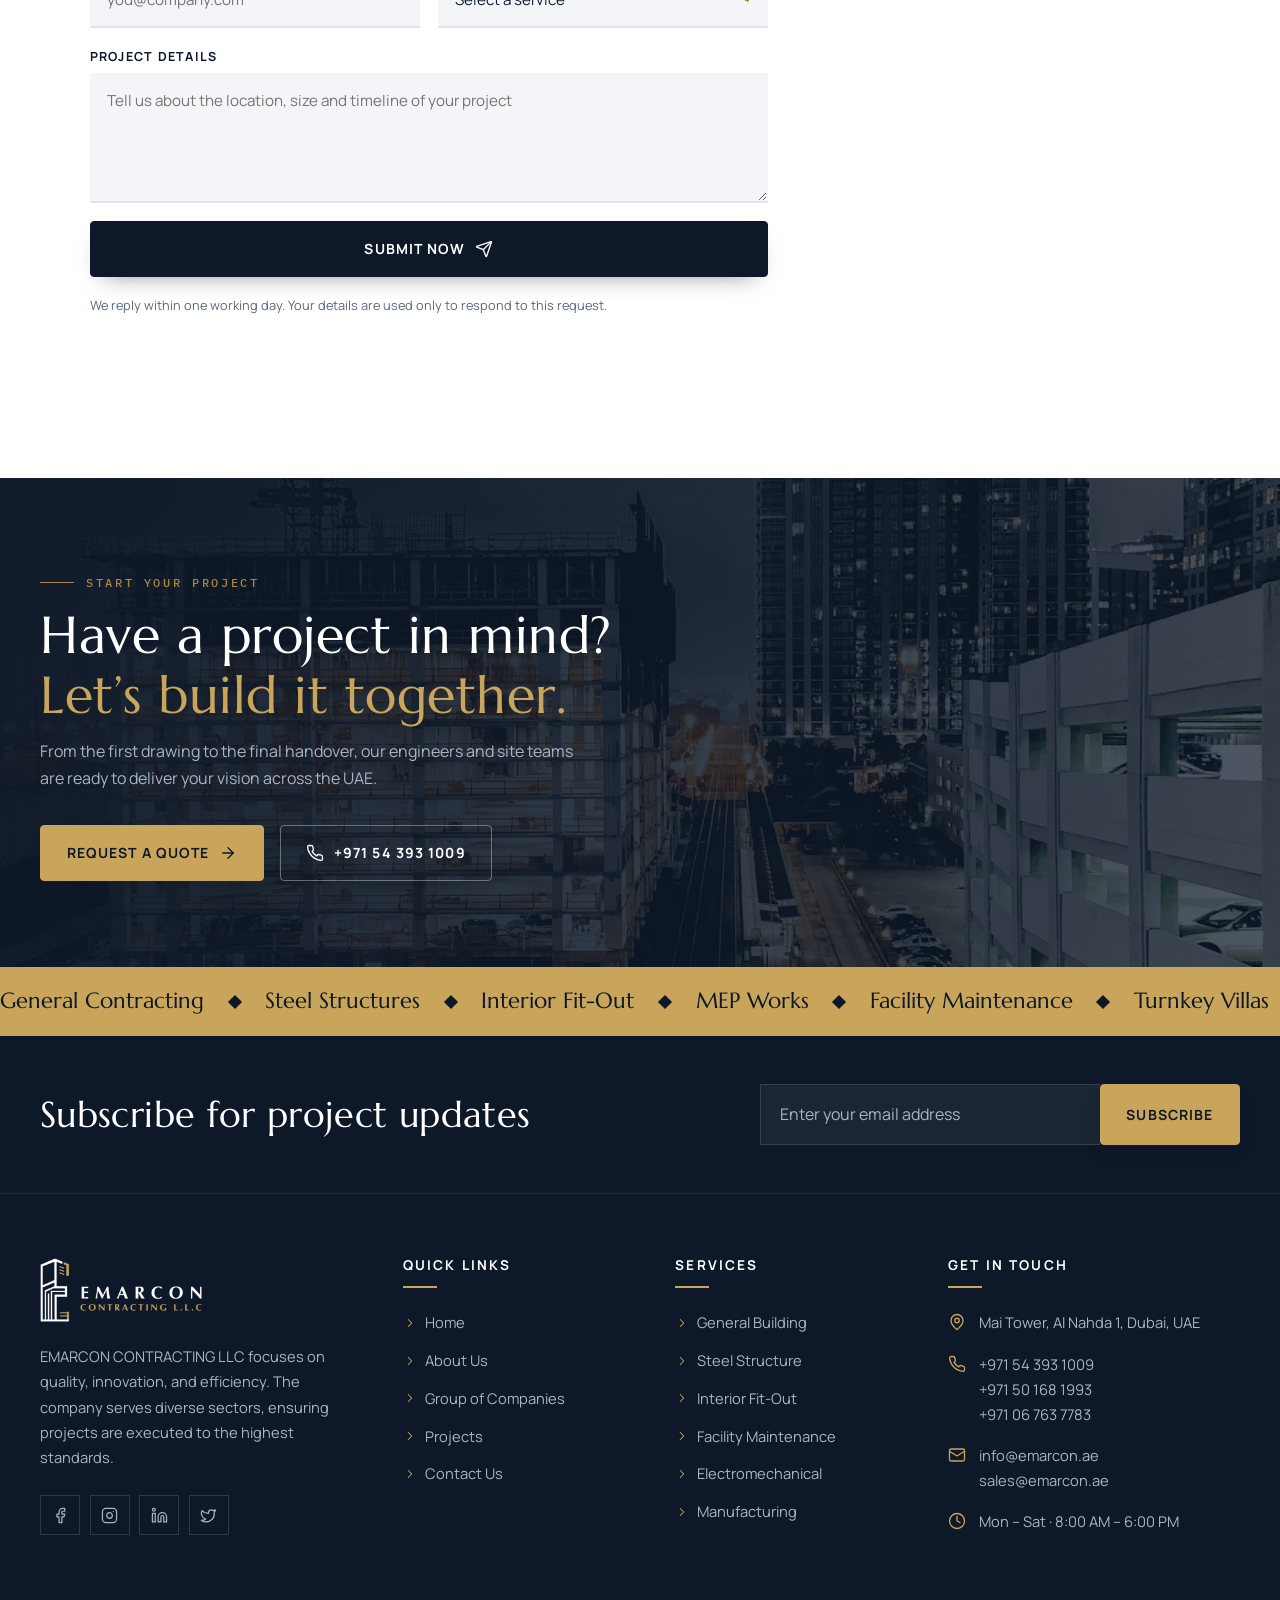
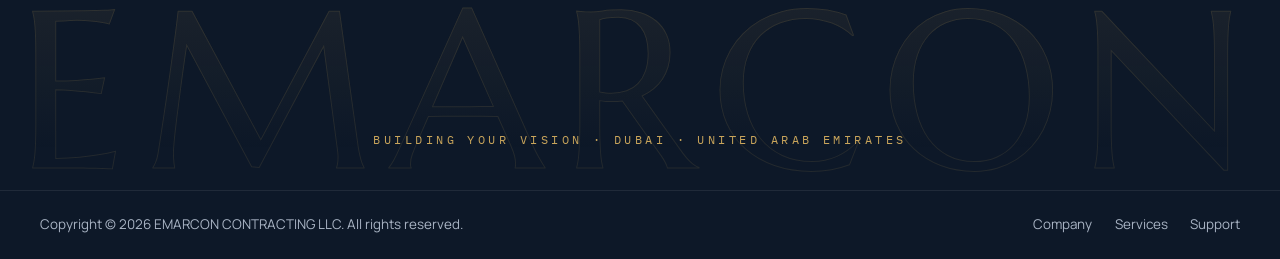
<file: steel-structure-contracting.html>
<!doctype html>
<html lang="en">
<head>
<meta charset="utf-8">
<meta name="viewport" content="width=device-width, initial-scale=1, viewport-fit=cover">
<title>Steel Structure Contracting | EMARCON</title>
<meta name="claude:viewport-fit-sides" content="cover">
<meta name="description" content="Design coordination, fabrication, supply and erection of precision-engineered steel structures for industrial, commercial and infrastructure projects.">
<meta name="theme-color" content="#0d1828">
<meta property="og:title" content="Steel Structure Contracting | EMARCON">
<meta property="og:description" content="Design coordination, fabrication, supply and erection of precision-engineered steel structures for industrial, commercial and infrastructure projects.">
<meta property="og:image" content="assets/img/dubai-skyline.webp">
<link rel="icon" type="image/png" href="assets/img/favicon.png">
<link rel="preconnect" href="https://fonts.googleapis.com">
<link rel="preconnect" href="https://fonts.gstatic.com" crossorigin>
<link rel="stylesheet" href="https://fonts.googleapis.com/css2?family=Marcellus&family=Manrope:wght@400;500;600;700;800&family=IBM+Plex+Mono:wght@400;500;600&display=swap">
<link rel="stylesheet" href="assets/css/style.css">
</head>
<body data-page="steel">
<div class="preloader" aria-hidden="true"><div><img src="assets/img/logo-light.png" alt=""><div class="preloader__bar"></div></div></div>
<div id="site-header"></div>
<main id="main">
<section class="page-hero">
  <div class="page-hero__bg"><img src="assets/img/steel-structure.webp" alt="" data-parallax></div>
  <div class="wrap">
    <span class="eyebrow">Our services</span>
    <h1>Steel Structure Contracting</h1>
    <p>Strong, reliable and precision-engineered steel solutions for a wide range of projects.</p>
    <nav class="crumbs" aria-label="Breadcrumb"><a href="index.html">Home</a><i data-lucide="chevron-right"></i><a href="services.html">Services</a><i data-lucide="chevron-right"></i><span>Steel Structure Contracting</span></nav>
  </div>
</section>
<section class="section">
  <div class="wrap detail">
    <div class="detail__main">
      <div class="detail__hero-img img-reveal"><img src="assets/img/steel-structure.webp" alt="Steel Structure Contracting"></div>
      <div class="reveal"><span class="eyebrow">Overview</span><h2 style="margin-top:.8rem">Steel Structure Contracting</h2></div>
      <div class="prose reveal"><p>EMARCON CONTRACTING LLC provides specialized steel structure contracting services across the UAE, delivering strong, reliable, and precision-engineered steel solutions for a wide range of projects.</p><p>We undertake the design coordination, fabrication, supply, and erection of steel structures for industrial, commercial, and infrastructure developments. Our team of qualified engineers and skilled technicians ensures that all steel works meet approved drawings, international standards, and UAE safety regulations.</p><p>With a commitment to quality, structural integrity, and efficient execution, EMARCON CONTRACTING LLC delivers steel structures that are durable, cost-effective, and built to perform under demanding conditions.</p></div>
      <div class="benefits"><div class="benefit reveal" style="--d:0.0s"><i data-lucide="clock"></i><h4>On-time delivery</h4><p>Clear schedules and milestone reporting.</p></div><div class="benefit reveal" style="--d:0.1s"><i data-lucide="badge-dollar-sign"></i><h4>Cost-effective</h4><p>Value engineering without cutting corners.</p></div><div class="benefit reveal" style="--d:0.2s"><i data-lucide="shield-check"></i><h4>Safety first</h4><p>UAE HSE regulations on every site.</p></div></div>
      <div class="reveal"><h2>Our Steel Structure Contracting Services Include</h2></div>
      <ul class="scope"><li class="reveal" style="--d:0.00s"><span class="ico"><i data-lucide="construction"></i></span>Structural steel fabrication and erection</li><li class="reveal" style="--d:0.07s"><span class="ico"><i data-lucide="warehouse"></i></span>Industrial sheds, warehouses, and factory buildings</li><li class="reveal" style="--d:0.14s"><span class="ico"><i data-lucide="building"></i></span>Steel frameworks for commercial and mixed-use projects</li><li class="reveal" style="--d:0.21s"><span class="ico"><i data-lucide="flame"></i></span>Site installation, alignment, and bolting/welding works</li><li class="reveal" style="--d:0.28s"><span class="ico"><i data-lucide="search-check"></i></span>Quality inspection, safety compliance, and final handover</li></ul>
      <div class="gallery-2"><div class="img-reveal"><img src="assets/img/welder.webp" alt="" loading="lazy"></div><div class="img-reveal"><img src="assets/img/warehouse.webp" alt="" loading="lazy"></div></div>
      <div class="reveal"><h2 style="margin-bottom:1rem">Sectors we serve</h2><div class="chips"><span class="chip"><i data-lucide="check"></i>Warehouses</span><span class="chip"><i data-lucide="check"></i>Factories</span><span class="chip"><i data-lucide="check"></i>Industrial sheds</span><span class="chip"><i data-lucide="check"></i>Mixed-use</span><span class="chip"><i data-lucide="check"></i>Commercial</span><span class="chip"><i data-lucide="check"></i>Infrastructure</span></div></div>
      <div class="callout reveal"><i data-lucide="quote"></i><p>At EMARCON CONTRACTING LLC, we combine technical expertise with disciplined project management to deliver steel structures that support long-term performance and project success.</p></div>
      <div class="reveal"><div data-quote-slot="sf" data-title="Get A Free Quote Here"></div></div>
    </div>
    <aside class="sidebar">
      <div class="side-box reveal"><h4>All Services</h4><nav class="side-nav"><a href="general-building-contracting.html">General Building Contracting<i data-lucide="arrow-right"></i></a><a href="steel-structure-contracting.html" class="is-active">Steel Structure Contracting<i data-lucide="arrow-right"></i></a><a href="interior-fit-out.html">Interior Fit-Out<i data-lucide="arrow-right"></i></a><a href="facility-maintenance.html">Facility Maintenance<i data-lucide="arrow-right"></i></a></nav></div>
      <div class="side-cta reveal"><span class="ico"><i data-lucide="phone-call"></i></span><h4>Need help with your project?</h4><p>Speak directly with our engineering team.</p><strong>+971 54 393 1009</strong><button class="btn" type="button" data-open-quote data-service="Steel Structure Contracting">Get a Quote <i data-lucide="arrow-right"></i></button></div>
      <div class="side-box reveal"><h4>Company Brochure</h4><p style="color:var(--muted);font-size:.9rem;margin-bottom:1rem">An easy-to-read guide to all of the services we offer.</p><a class="btn btn--dark" href="contact.html" style="width:100%"><i data-lucide="download"></i> Request Brochure</a></div>
    </aside>
  </div>
</section>
</main>
<div id="site-footer"></div>
<script src="assets/js/lucide.min.js"></script>
<script src="assets/js/main.js"></script>
<script src="assets/js/chatbot.js"></script>
</body>
</html>
</file>
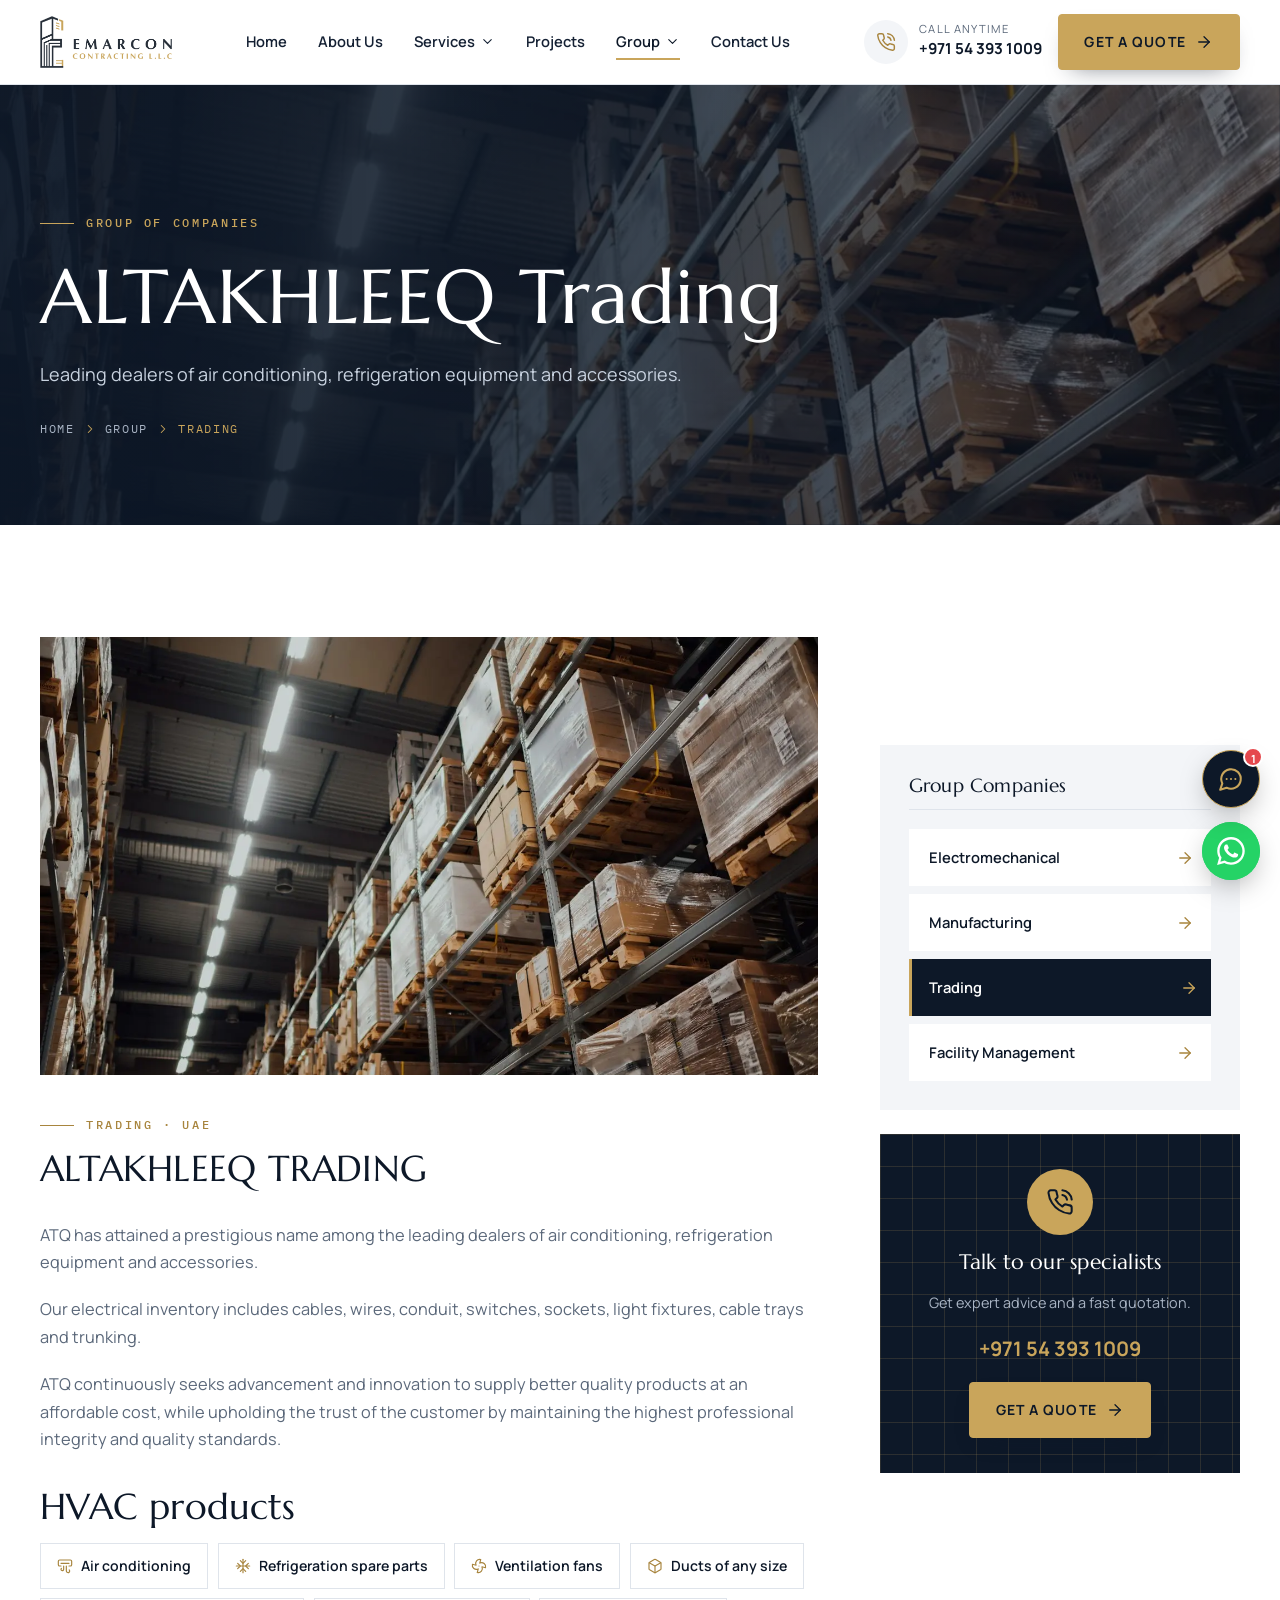
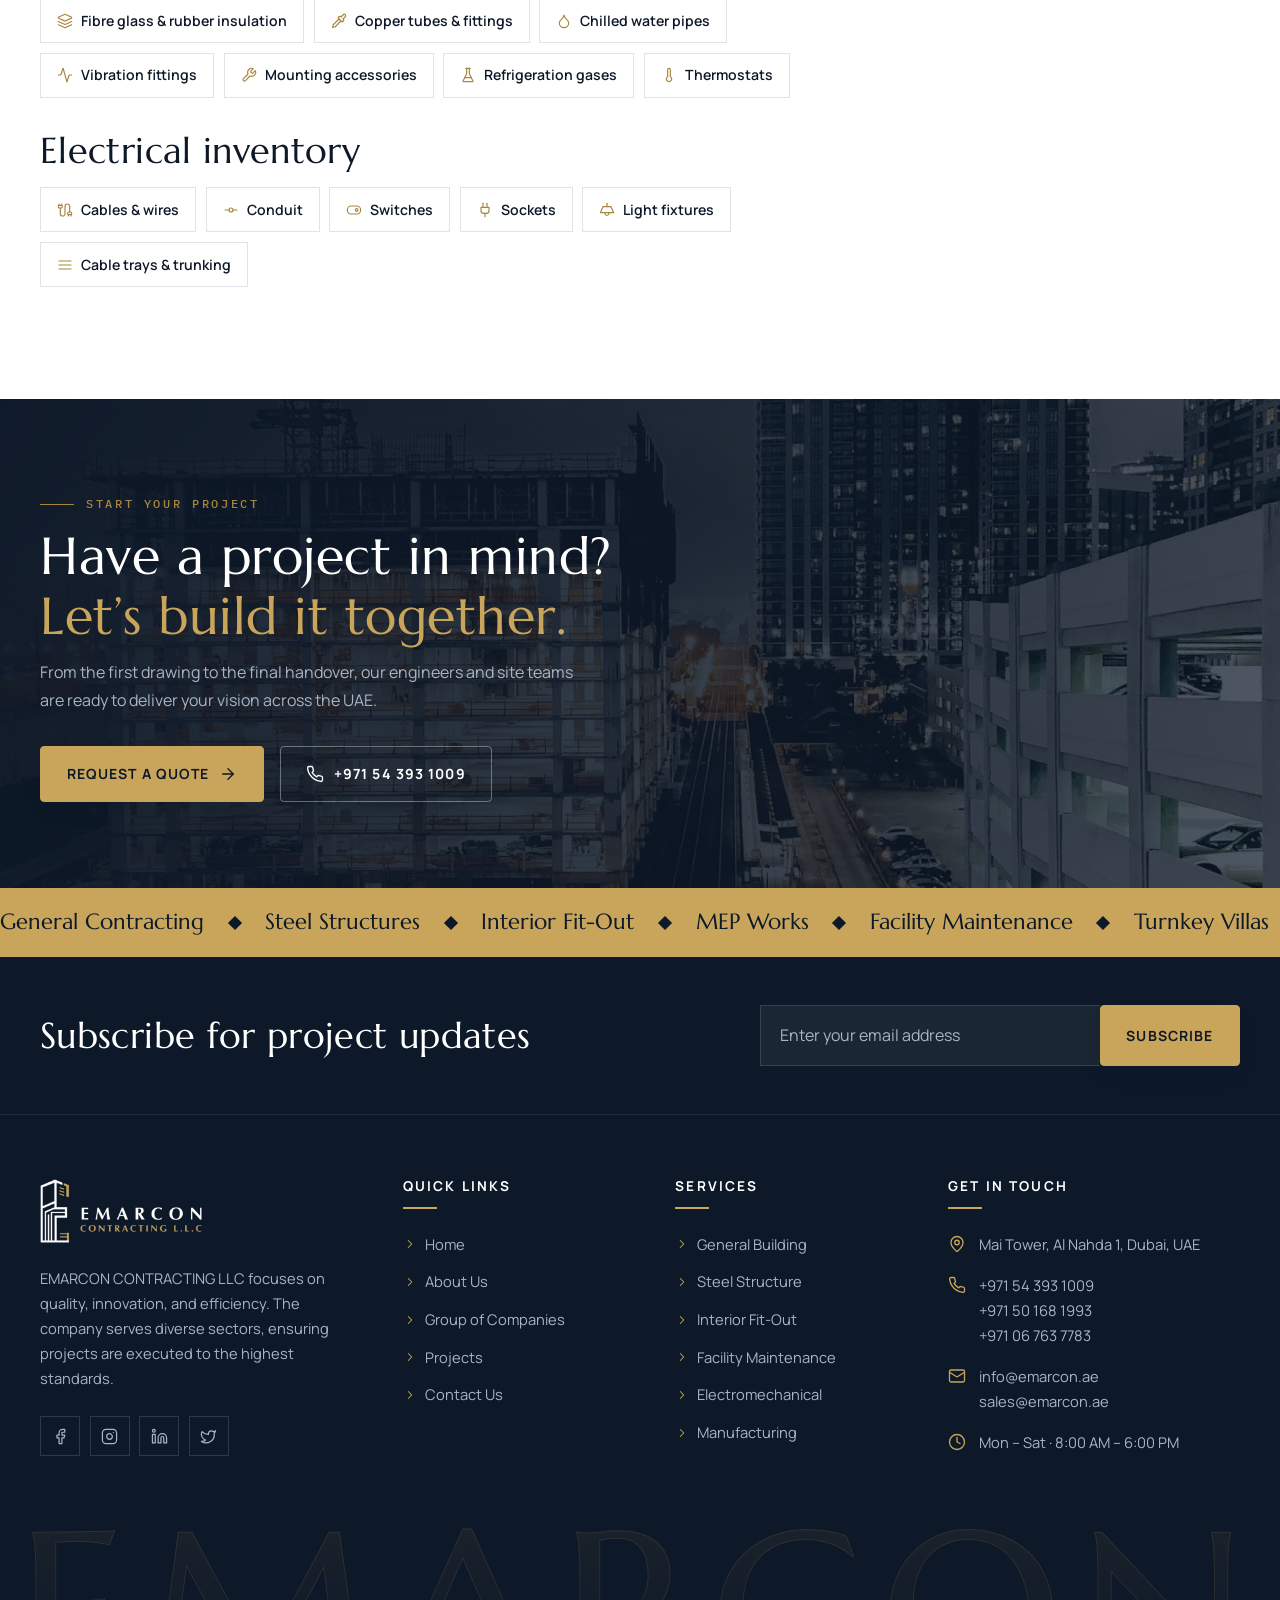
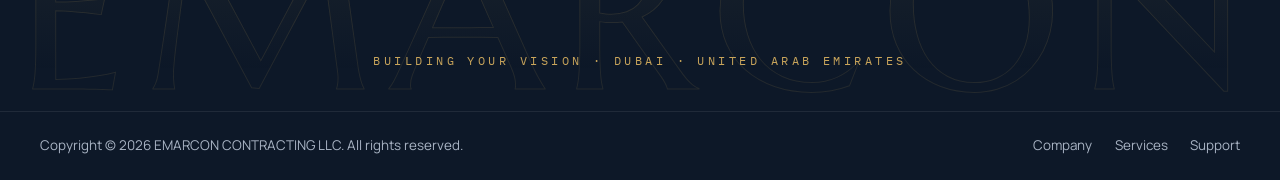
<file: trading.html>
<!doctype html>
<html lang="en">
<head>
<meta charset="utf-8">
<meta name="viewport" content="width=device-width, initial-scale=1, viewport-fit=cover">
<title>Trading | EMARCON Group</title>
<meta name="claude:viewport-fit-sides" content="cover">
<meta name="description" content="Leading dealers of air conditioning, refrigeration equipment, HVAC accessories and electrical inventory.">
<meta name="theme-color" content="#0d1828">
<meta property="og:title" content="Trading | EMARCON Group">
<meta property="og:description" content="Leading dealers of air conditioning, refrigeration equipment, HVAC accessories and electrical inventory.">
<meta property="og:image" content="assets/img/dubai-skyline.webp">
<link rel="icon" type="image/png" href="assets/img/favicon.png">
<link rel="preconnect" href="https://fonts.googleapis.com">
<link rel="preconnect" href="https://fonts.gstatic.com" crossorigin>
<link rel="stylesheet" href="https://fonts.googleapis.com/css2?family=Marcellus&family=Manrope:wght@400;500;600;700;800&family=IBM+Plex+Mono:wght@400;500;600&display=swap">
<link rel="stylesheet" href="assets/css/style.css">
</head>
<body data-page="trading">
<div class="preloader" aria-hidden="true"><div><img src="assets/img/logo-light.png" alt=""><div class="preloader__bar"></div></div></div>
<div id="site-header"></div>
<main id="main">
<section class="page-hero">
  <div class="page-hero__bg"><img src="assets/img/warehouse.webp" alt="" data-parallax></div>
  <div class="wrap">
    <span class="eyebrow">Group of companies</span>
    <h1>ALTAKHLEEQ Trading</h1>
    <p>Leading dealers of air conditioning, refrigeration equipment and accessories.</p>
    <nav class="crumbs" aria-label="Breadcrumb"><a href="index.html">Home</a><i data-lucide="chevron-right"></i><a href="group.html">Group</a><i data-lucide="chevron-right"></i><span>Trading</span></nav>
  </div>
</section>
<section class="section">
  <div class="wrap detail">
    <div class="detail__main">
  <div class="detail__hero-img img-reveal"><img src="assets/img/warehouse.webp" alt="Stocked warehouse"></div>
  <div class="reveal"><span class="eyebrow">Trading · UAE</span><h2 style="margin-top:.8rem">ALTAKHLEEQ TRADING</h2></div>
  <div class="prose reveal"><p>ATQ has attained a prestigious name among the leading dealers of air conditioning, refrigeration equipment and accessories.</p><p>Our electrical inventory includes cables, wires, conduit, switches, sockets, light fixtures, cable trays and trunking.</p><p>ATQ continuously seeks advancement and innovation to supply better quality products at an affordable cost, while upholding the trust of the customer by maintaining the highest professional integrity and quality standards.</p></div>
  <div class="reveal"><h2 style="margin-bottom:1rem">HVAC products</h2><div class="chips"><span class="chip"><i data-lucide="air-vent"></i>Air conditioning</span><span class="chip"><i data-lucide="snowflake"></i>Refrigeration spare parts</span><span class="chip"><i data-lucide="fan"></i>Ventilation fans</span><span class="chip"><i data-lucide="box"></i>Ducts of any size</span><span class="chip"><i data-lucide="layers"></i>Fibre glass &amp; rubber insulation</span><span class="chip"><i data-lucide="pipette"></i>Copper tubes &amp; fittings</span><span class="chip"><i data-lucide="droplet"></i>Chilled water pipes</span><span class="chip"><i data-lucide="activity"></i>Vibration fittings</span><span class="chip"><i data-lucide="wrench"></i>Mounting accessories</span><span class="chip"><i data-lucide="flask-conical"></i>Refrigeration gases</span><span class="chip"><i data-lucide="thermometer"></i>Thermostats</span></div></div>
  <div class="reveal"><h2 style="margin-bottom:1rem">Electrical inventory</h2><div class="chips"><span class="chip"><i data-lucide="cable"></i>Cables &amp; wires</span><span class="chip"><i data-lucide="git-commit-horizontal"></i>Conduit</span><span class="chip"><i data-lucide="toggle-right"></i>Switches</span><span class="chip"><i data-lucide="plug"></i>Sockets</span><span class="chip"><i data-lucide="lamp-ceiling"></i>Light fixtures</span><span class="chip"><i data-lucide="align-justify"></i>Cable trays &amp; trunking</span></div></div></div>
    <aside class="sidebar">
      <div class="side-box reveal"><h4>Group Companies</h4><nav class="side-nav"><a href="electro-mechanical.html">Electromechanical<i data-lucide="arrow-right"></i></a><a href="manufacturing.html">Manufacturing<i data-lucide="arrow-right"></i></a><a href="trading.html" class="is-active">Trading<i data-lucide="arrow-right"></i></a><a href="facility-management.html">Facility Management<i data-lucide="arrow-right"></i></a></nav></div>
      <div class="side-cta reveal"><span class="ico"><i data-lucide="phone-call"></i></span><h4>Talk to our specialists</h4><p>Get expert advice and a fast quotation.</p><strong>+971 54 393 1009</strong><button class="btn" type="button" data-open-quote>Get a Quote <i data-lucide="arrow-right"></i></button></div>
    </aside>
  </div>
</section>
</main>
<div id="site-footer"></div>
<script src="assets/js/lucide.min.js"></script>
<script src="assets/js/main.js"></script>
<script src="assets/js/chatbot.js"></script>
</body>
</html>
</file>
<file: assets/css/style.css>
/* =========================================================
   EMARCON CONTRACTING L.L.C — front-end stylesheet
   Layout concept: architectural drawing sheet — deep navy
   "blueprint" bands with fine gold grid lines, alternating with
   cool paper sections; gold used only for accents & actions.
   ========================================================= */
:root {
  /* Color */
  --navy: #0d1828;
  --navy-2: #142338;
  --navy-3: #1c2f4a;
  --gold: #c9a55b;
  --gold-2: #dcbe7f;
  --gold-deep: #a8853e;
  --paper: #f3f5f8;
  --white: #ffffff;
  --ink: #142033;
  --muted: #5b687a;
  --muted-light: #a9b4c4;
  --line: #dfe4eb;
  --line-dark: rgba(201, 165, 91, 0.16);

  /* Type */
  --f-display: "Marcellus", "Optima", "Candara", Georgia, serif;
  --f-body: "Manrope", "Segoe UI", system-ui, -apple-system, sans-serif;
  --f-mono: "IBM Plex Mono", ui-monospace, "SFMono-Regular", Menlo, monospace;

  /* Scale */
  --t-xs: 0.75rem;
  --t-sm: 0.875rem;
  --t-base: 1rem;
  --t-md: 1.125rem;
  --t-lg: 1.375rem;
  --t-xl: clamp(1.6rem, 1.2rem + 1.6vw, 2.25rem);
  --t-2xl: clamp(2rem, 1.3rem + 2.8vw, 3.25rem);
  --t-3xl: clamp(2.4rem, 1.4rem + 4.4vw, 4.75rem);

  --radius: 4px;
  --wrap: 1240px;
  --header-h: 84px;
  --ease: cubic-bezier(.2, .7, .2, 1);
  --shadow: 0 18px 50px -20px rgba(13, 24, 40, .35);
  color-scheme: light;
}

*, *::before, *::after { box-sizing: border-box; }
html { scroll-behavior: smooth; -webkit-text-size-adjust: 100%; }
body {
  margin: 0;
  font-family: var(--f-body);
  font-size: var(--t-base);
  line-height: 1.7;
  color: var(--ink);
  background: var(--white);
  overflow-x: hidden;
  -webkit-font-smoothing: antialiased;
}
body::before {
  content: ""; position: fixed; inset: 0 0 auto; height: env(safe-area-inset-top, 0px);
  z-index: 1001; background: var(--navy);
}
img { max-width: 100%; display: block; height: auto; }
a { color: inherit; text-decoration: none; }
button { font: inherit; cursor: pointer; }
h1, h2, h3, h4 { font-family: var(--f-display); font-weight: 400; line-height: 1.15; margin: 0; text-wrap: balance; letter-spacing: .01em; }
p { margin: 0; }
ul { margin: 0; padding: 0; list-style: none; }
:focus-visible { outline: 2px solid var(--gold); outline-offset: 3px; }
::selection { background: var(--gold); color: var(--navy); }
[hidden] { display: none !important; }

.wrap {
  width: 100%; max-width: var(--wrap); margin-inline: auto;
  padding-left: max(20px, env(safe-area-inset-left, 0px));
  padding-right: max(20px, env(safe-area-inset-right, 0px));
}
.section { padding-block: clamp(4.5rem, 3rem + 5vw, 7.5rem); position: relative; }
.section--paper { background: var(--paper); }
.section--navy { background: var(--navy); color: #dfe6f0; }
.section--navy h2, .section--navy h3 { color: var(--white); }
.blueprint {
  background-color: var(--navy);
  background-image:
    linear-gradient(var(--line-dark) 1px, transparent 1px),
    linear-gradient(90deg, var(--line-dark) 1px, transparent 1px);
  background-size: 56px 56px;
  background-position: -1px -1px;
}

/* ---------- eyebrow / headings ---------- */
.eyebrow {
  display: inline-flex; align-items: center; gap: .75rem;
  font-family: var(--f-mono); font-size: var(--t-xs); letter-spacing: .22em;
  text-transform: uppercase; color: var(--gold-deep); font-weight: 500;
}
.eyebrow::before { content: ""; width: 34px; height: 1px; background: currentColor; }
.section--navy .eyebrow, .blueprint .eyebrow, .page-hero .eyebrow, .hero .eyebrow { color: var(--gold); }
.h-section { font-size: var(--t-2xl); margin-top: 1rem; color: var(--navy); }
.h-section em { font-style: normal; color: var(--gold-deep); }
.section--navy .h-section em, .blueprint .h-section em { color: var(--gold); }
.lead { font-size: var(--t-md); color: var(--muted); max-width: 62ch; }
.section--navy .lead, .blueprint .lead { color: var(--muted-light); }
.section-head { display: grid; gap: 1.1rem; margin-bottom: clamp(2.5rem, 2rem + 2vw, 4rem); }
.section-head--split { grid-template-columns: 1.1fr 1fr; align-items: end; gap: 2rem 4rem; }
.section-head--center { text-align: center; justify-items: center; }
.section-head--center .eyebrow::after { content: ""; width: 34px; height: 1px; background: currentColor; }

/* ---------- buttons ---------- */
.btn {
  --bg: var(--gold); --fg: var(--navy);
  position: relative; display: inline-flex; align-items: center; justify-content: center; gap: .6rem;
  padding: .95rem 1.6rem; border: 1px solid var(--bg); border-radius: var(--radius);
  background: var(--bg); color: var(--fg); font-weight: 700; font-size: var(--t-sm);
  letter-spacing: .08em; text-transform: uppercase; overflow: hidden; isolation: isolate;
  transition: color .35s var(--ease), border-color .35s var(--ease), transform .35s var(--ease);
}
.btn::before {
  content: ""; position: absolute; inset: 0; background: var(--navy); z-index: -1;
  transform: scaleX(0); transform-origin: right; transition: transform .45s var(--ease);
}
.btn:hover::before { transform: scaleX(1); transform-origin: left; }
.btn:hover { color: var(--gold); border-color: var(--navy); }
.btn svg { width: 18px; height: 18px; transition: transform .35s var(--ease); }
.btn:hover svg { transform: translateX(4px); }
.btn--ghost { --bg: transparent; --fg: var(--white); border-color: rgba(255,255,255,.35); }
.btn--ghost::before { background: var(--gold); }
.btn--ghost:hover { color: var(--navy); border-color: var(--gold); }
.btn--dark { --bg: var(--navy); --fg: var(--white); }
.btn--dark::before { background: var(--gold); }
.btn--dark:hover { color: var(--navy); border-color: var(--gold); }
.link-arrow {
  display: inline-flex; align-items: center; gap: .5rem; font-weight: 700; font-size: var(--t-sm);
  letter-spacing: .08em; text-transform: uppercase; color: var(--navy);
}
.link-arrow svg { width: 18px; height: 18px; color: var(--gold-deep); transition: transform .3s var(--ease); }
.link-arrow:hover svg { transform: translate(3px, -3px); }

/* ---------- preloader ---------- */
.preloader {
  position: fixed; inset: 0; z-index: 2000; background: var(--navy);
  display: grid; place-items: center; transition: opacity .6s var(--ease), visibility .6s;
}
.preloader img { width: 220px; animation: pulse 1.6s ease-in-out infinite; }
.preloader__bar { width: 220px; height: 2px; background: rgba(255,255,255,.1); margin-top: 1.5rem; overflow: hidden; }
.preloader__bar::after { content: ""; display: block; height: 100%; width: 40%; background: var(--gold); animation: load 1.1s ease-in-out infinite; }
.preloader.is-done { opacity: 0; visibility: hidden; }
@keyframes pulse { 50% { opacity: .55; } }
@keyframes load { from { transform: translateX(-100%); } to { transform: translateX(250%); } }

/* ---------- topbar + header ---------- */
.topbar { background: var(--navy); color: var(--muted-light); font-size: var(--t-xs); border-bottom: 1px solid rgba(255,255,255,.06); }
.topbar .wrap { display: flex; justify-content: space-between; align-items: center; gap: 1rem; min-height: 42px; flex-wrap: wrap; }
.topbar__info, .topbar__social { display: flex; align-items: center; gap: 1.5rem; flex-wrap: wrap; }
.topbar a, .topbar span { display: inline-flex; align-items: center; gap: .45rem; transition: color .25s; }
.topbar a:hover { color: var(--gold); }
.topbar svg { width: 14px; height: 14px; color: var(--gold); }
.topbar__social a svg { color: inherit; }

.header {
  position: sticky; top: env(safe-area-inset-top, 0px); z-index: 1000;
  background: rgba(255,255,255,.96); backdrop-filter: blur(10px);
  border-bottom: 1px solid var(--line); transition: box-shadow .35s, background .35s;
}
.header.is-scrolled { box-shadow: 0 10px 30px -18px rgba(13,24,40,.45); }
.header .wrap { display: flex; align-items: center; justify-content: space-between; gap: 1.5rem; height: var(--header-h); transition: height .35s var(--ease); }
.header.is-scrolled .wrap { height: 70px; }
.brand img { height: 52px; width: auto; transition: height .35s var(--ease); }
.header.is-scrolled .brand img { height: 44px; }

.nav { display: flex; align-items: center; gap: .25rem; }
.nav > li { position: relative; }
.nav > li > a {
  display: inline-flex; align-items: center; gap: .3rem; padding: .6rem .85rem;
  font-weight: 600; font-size: .92rem; color: var(--ink); position: relative;
}
.nav > li > a::after {
  content: ""; position: absolute; left: .85rem; right: .85rem; bottom: .25rem; height: 2px;
  background: var(--gold); transform: scaleX(0); transform-origin: left; transition: transform .35s var(--ease);
}
.nav > li > a:hover::after, .nav > li > a.is-active::after { transform: scaleX(1); }
.nav > li > a.is-active { color: var(--navy); }
.nav svg.chev { width: 15px; height: 15px; transition: transform .3s; }
.has-drop:hover svg.chev { transform: rotate(180deg); }
.dropdown {
  position: absolute; top: calc(100% + 12px); left: -10px; min-width: 290px;
  background: var(--white); border-top: 3px solid var(--gold); box-shadow: var(--shadow);
  padding: .6rem; opacity: 0; visibility: hidden; transform: translateY(10px);
  transition: all .3s var(--ease);
}
.has-drop:hover .dropdown, .has-drop:focus-within .dropdown { opacity: 1; visibility: visible; transform: none; }
.dropdown::before { content: ""; position: absolute; inset: -15px 0 auto; height: 15px; }
.dropdown a { display: flex; align-items: center; gap: .8rem; padding: .7rem .8rem; border-radius: var(--radius); font-size: .9rem; font-weight: 600; transition: background .25s, color .25s, padding .25s; }
.dropdown a svg { width: 18px; height: 18px; color: var(--gold-deep); flex: none; }
.dropdown a:hover { background: var(--paper); padding-left: 1.1rem; color: var(--navy); }
.dropdown small { display: block; font-weight: 500; color: var(--muted); font-size: .75rem; }
.dropdown__label { font-family: var(--f-mono); font-size: .65rem; letter-spacing: .2em; text-transform: uppercase; color: var(--muted); padding: .6rem .8rem .3rem; }

.header__cta { display: flex; align-items: center; gap: 1rem; }
.header__phone { display: flex; align-items: center; gap: .7rem; }
.header__phone .ico { width: 44px; height: 44px; border-radius: 50%; display: grid; place-items: center; background: var(--paper); color: var(--gold-deep); }
.header__phone .ico svg { width: 20px; height: 20px; }
.header__phone small { display: block; font-size: .7rem; color: var(--muted); text-transform: uppercase; letter-spacing: .12em; line-height: 1.2; }
.header__phone strong { font-size: .95rem; color: var(--navy); line-height: 1.3; }
.burger { display: none; width: 46px; height: 46px; border: 1px solid var(--line); background: var(--white); border-radius: var(--radius); align-items: center; justify-content: center; color: var(--navy); }
.burger svg { width: 24px; height: 24px; }

/* mobile drawer */
.drawer { position: fixed; inset: 0; z-index: 1500; pointer-events: none; }
.drawer__overlay { position: absolute; inset: 0; background: rgba(13,24,40,.6); opacity: 0; transition: opacity .35s; }
.drawer__panel {
  position: absolute; top: 0; right: 0; bottom: 0; width: min(380px, 88vw);
  background: var(--navy); color: #dfe6f0; transform: translateX(100%); transition: transform .45s var(--ease);
  padding: calc(1.5rem + env(safe-area-inset-top, 0px)) max(1.5rem, env(safe-area-inset-right, 0px)) calc(1.5rem + env(safe-area-inset-bottom, 0px)) 1.5rem;
  overflow-y: auto; display: flex; flex-direction: column; gap: 1.5rem;
}
.drawer.is-open { pointer-events: auto; }
.drawer.is-open .drawer__overlay { opacity: 1; }
.drawer.is-open .drawer__panel { transform: none; }
.drawer__head { display: flex; align-items: center; justify-content: space-between; }
.drawer__head img { height: 44px; width: auto; }
.drawer__close { width: 42px; height: 42px; border-radius: 50%; border: 1px solid rgba(255,255,255,.2); background: transparent; color: var(--white); display: grid; place-items: center; }
.drawer__nav a { display: flex; justify-content: space-between; align-items: center; padding: .9rem 0; border-bottom: 1px solid rgba(255,255,255,.08); font-weight: 600; }
.drawer__nav a.is-active { color: var(--gold); }
.drawer__nav .sub a { padding-left: 1rem; font-weight: 500; font-size: .92rem; color: var(--muted-light); }
.drawer__nav svg { width: 16px; height: 16px; color: var(--gold); }
.drawer__contact { display: grid; gap: .7rem; font-size: .9rem; color: var(--muted-light); }
.drawer__contact span { display: flex; gap: .6rem; align-items: center; }
.drawer__contact svg { width: 16px; height: 16px; color: var(--gold); }

/* ---------- hero (home) ---------- */
.hero { position: relative; min-height: min(860px, calc(100svh - 126px)); display: flex; align-items: center; color: var(--white); overflow: hidden; background: var(--navy); }
.hero__slides, .hero__slide { position: absolute; inset: 0; }
.hero__slide { opacity: 0; transition: opacity 1.4s ease; }
.hero__slide.is-active { opacity: 1; }
.hero__slide img { width: 100%; height: 100%; object-fit: cover; transform: scale(1.12); }
.hero__slide.is-active img { animation: kenburns 9s ease-out forwards; }
@keyframes kenburns { from { transform: scale(1.12); } to { transform: scale(1); } }
.hero::after {
  content: ""; position: absolute; inset: 0;
  background: linear-gradient(100deg, rgba(13,24,40,.96) 0%, rgba(13,24,40,.82) 42%, rgba(13,24,40,.35) 100%);
}
.hero__grid { position: absolute; inset: 0; z-index: 1; opacity: .5;
  background-image: linear-gradient(var(--line-dark) 1px, transparent 1px), linear-gradient(90deg, var(--line-dark) 1px, transparent 1px);
  background-size: 72px 72px; mask-image: linear-gradient(90deg, #000 0%, transparent 70%); -webkit-mask-image: linear-gradient(90deg, #000 0%, transparent 70%); }
.hero > .wrap { position: relative; z-index: 2; padding-block: 5rem 7rem; }
.hero__content { max-width: 760px; display: grid; gap: 1.6rem; }
.hero h1 { font-size: var(--t-3xl); letter-spacing: .02em; }
.hero h1 .line { display: block; overflow: hidden; }
.hero h1 .line > span { display: inline-block; animation: rise 1.1s var(--ease) both; }
.hero h1 .line:nth-child(2) > span { animation-delay: .15s; }
.hero h1 .gold { color: var(--gold); }
.hero__text { font-size: var(--t-md); color: #c8d2df; max-width: 58ch; animation: fade-up 1s .35s var(--ease) both; }
.hero__actions { display: flex; flex-wrap: wrap; gap: 1rem; animation: fade-up 1s .5s var(--ease) both; }
.hero .eyebrow { animation: fade-up 1s var(--ease) both; }
@keyframes rise { from { transform: translateY(105%); } to { transform: none; } }
@keyframes fade-up { from { opacity: 0; transform: translateY(24px); } to { opacity: 1; transform: none; } }
.hero__meta {
  position: absolute; z-index: 2; left: 0; right: 0; bottom: 0;
  border-top: 1px solid rgba(255,255,255,.12); background: rgba(13,24,40,.55); backdrop-filter: blur(6px);
}
.hero__meta .wrap { display: flex; justify-content: space-between; align-items: center; gap: 1rem; padding-block: 1.1rem; flex-wrap: wrap; }
.hero__coords { font-family: var(--f-mono); font-size: var(--t-xs); letter-spacing: .14em; color: var(--muted-light); display: flex; gap: 1.5rem; flex-wrap: wrap; }
.hero__coords b { color: var(--gold); font-weight: 500; }
.hero__dots { display: flex; gap: .6rem; }
.hero__dots button { width: 34px; height: 3px; border: 0; padding: 0; background: rgba(255,255,255,.25); position: relative; overflow: hidden; }
.hero__dots button.is-active::after { content: ""; position: absolute; inset: 0; background: var(--gold); animation: dot 6s linear forwards; transform-origin: left; }
@keyframes dot { from { transform: scaleX(0); } to { transform: scaleX(1); } }
.hero__badge {
  position: absolute; z-index: 2; right: max(20px, calc((100vw - var(--wrap)) / 2 + 20px)); top: 50%; transform: translateY(-50%);
  width: 170px; height: 170px; display: grid; place-items: center;
}
.hero__badge svg.ring { position: absolute; inset: 0; width: 100%; height: 100%; animation: spin 22s linear infinite; }
.hero__badge svg.ring text { fill: var(--gold-2); font-family: var(--f-mono); font-size: 10.5px; letter-spacing: 4px; }
.hero__badge .core { width: 92px; height: 92px; border-radius: 50%; background: var(--gold); color: var(--navy); display: grid; place-items: center; text-align: center; line-height: 1; }
.hero__badge .core strong { font-family: var(--f-display); font-size: 2rem; display: block; }
.hero__badge .core small { font-size: .62rem; font-weight: 700; letter-spacing: .12em; text-transform: uppercase; }
@keyframes spin { to { transform: rotate(360deg); } }

/* ---------- page hero (inner) ---------- */
.page-hero { position: relative; color: var(--white); background: var(--navy); overflow: hidden; }
.page-hero__bg { position: absolute; inset: 0; }
.page-hero__bg img { width: 100%; height: 100%; object-fit: cover; animation: kenburns 12s ease-out forwards; }
.page-hero::after { content: ""; position: absolute; inset: 0; background: linear-gradient(90deg, rgba(13,24,40,.95) 0%, rgba(13,24,40,.75) 55%, rgba(13,24,40,.45) 100%); }
.page-hero .wrap { position: relative; z-index: 2; padding-block: clamp(5rem, 4rem + 5vw, 8.5rem) clamp(3.5rem, 3rem + 3vw, 5.5rem); display: grid; gap: 1.2rem; }
.page-hero h1 { font-size: var(--t-3xl); max-width: 18ch; animation: fade-up 1s var(--ease) both; }
.page-hero p { color: #c8d2df; max-width: 60ch; font-size: var(--t-md); animation: fade-up 1s .15s var(--ease) both; }
.crumbs { display: flex; flex-wrap: wrap; gap: .5rem; align-items: center; font-family: var(--f-mono); font-size: var(--t-xs); letter-spacing: .14em; text-transform: uppercase; color: var(--muted-light); margin-top: .6rem; }
.crumbs a:hover { color: var(--gold); }
.crumbs svg { width: 14px; height: 14px; color: var(--gold); }
.crumbs span:last-child { color: var(--gold); }

/* ---------- reveal animations ---------- */
.js .reveal { opacity: 0; transform: translateY(36px); transition: opacity .9s var(--ease), transform .9s var(--ease); transition-delay: var(--d, 0s); }
.js .reveal--left { transform: translateX(-46px); }
.js .reveal--right { transform: translateX(46px); }
.js .reveal--zoom { transform: scale(.94); }
.js .reveal.is-in { opacity: 1; transform: none; }
.img-reveal { position: relative; overflow: hidden; }
.img-reveal::after { content: ""; position: absolute; inset: 0; background: var(--gold); transform-origin: right; transform: scaleX(0); }
.js .img-reveal:not(.is-in)::after { transform: scaleX(1); }
.js .img-reveal.is-in::after { animation: wipe 1.1s var(--ease) forwards; }
@keyframes wipe { from { transform: scaleX(1); } to { transform: scaleX(0); } }

/* ---------- about split (home) ---------- */
.split { display: grid; grid-template-columns: 1fr 1fr; gap: clamp(2.5rem, 2rem + 4vw, 6rem); align-items: center; }
.split > * { min-width: 0; }
.media-stack { position: relative; padding: 0 3rem 3rem 0; }
.media-stack__main { aspect-ratio: 4/5; overflow: hidden; }
.media-stack__main img { width: 100%; height: 100%; object-fit: cover; transition: transform 1.2s var(--ease); }
.media-stack:hover .media-stack__main img { transform: scale(1.05); }
.media-stack__sub { position: absolute; right: 0; bottom: 0; width: 52%; aspect-ratio: 1; border: 8px solid var(--white); overflow: hidden; box-shadow: var(--shadow); }
.media-stack__sub img { width: 100%; height: 100%; object-fit: cover; }
.media-stack__frame { position: absolute; top: -18px; left: -18px; width: 45%; height: 45%; border-top: 2px solid var(--gold); border-left: 2px solid var(--gold); }
.media-stack__tag {
  position: absolute; left: -1px; bottom: 5rem; background: var(--navy); color: var(--white);
  padding: 1.2rem 1.4rem; display: flex; align-items: center; gap: 1rem; box-shadow: var(--shadow);
}
.media-stack__tag strong { font-family: var(--f-display); font-size: 2.6rem; color: var(--gold); line-height: 1; }
.media-stack__tag span { font-size: .78rem; text-transform: uppercase; letter-spacing: .12em; line-height: 1.4; }
.prose { display: grid; gap: 1.2rem; color: var(--muted); }
.prose strong { color: var(--navy); }
.ticks { display: grid; grid-template-columns: 1fr 1fr; gap: .8rem 1.5rem; margin-block: .5rem; }
.ticks li { display: flex; gap: .6rem; align-items: flex-start; font-weight: 600; color: var(--navy); font-size: .95rem; line-height: 1.5; }
.ticks svg { width: 20px; height: 20px; color: var(--gold-deep); flex: none; margin-top: 1px; }
.section--navy .ticks li { color: #e6ecf4; }

/* ---------- service cards ---------- */
.services-grid { display: grid; grid-template-columns: repeat(4, 1fr); gap: 1.5rem; }
.s-card { position: relative; background: var(--white); overflow: hidden; display: flex; flex-direction: column; border: 1px solid var(--line); transition: transform .5s var(--ease), box-shadow .5s var(--ease); }
.s-card:hover { transform: translateY(-8px); box-shadow: var(--shadow); }
.s-card__img { aspect-ratio: 4/3; overflow: hidden; position: relative; }
.s-card__img img { width: 100%; height: 100%; object-fit: cover; transition: transform 1s var(--ease); }
.s-card:hover .s-card__img img { transform: scale(1.08); }
.s-card__img::after { content: ""; position: absolute; inset: 0; background: linear-gradient(transparent 50%, rgba(13,24,40,.5)); }
.s-card__icon {
  position: absolute; z-index: 2; left: 1.5rem; top: -30px;
  width: 60px; height: 60px; background: var(--gold); color: var(--navy); display: grid; place-items: center;
  transition: background .4s, color .4s, transform .5s var(--ease);
}
.s-card__icon svg { width: 28px; height: 28px; stroke-width: 1.6; }
.s-card:hover .s-card__icon { background: var(--navy); color: var(--gold); transform: rotateY(180deg); }
.s-card:hover .s-card__icon svg { transform: rotateY(180deg); }
.s-card__body { position: relative; padding: 2.6rem 1.5rem 1.6rem; display: flex; flex-direction: column; gap: .8rem; flex: 1; }
.s-card__no { font-family: var(--f-mono); font-size: var(--t-xs); color: var(--muted); letter-spacing: .14em; }
.s-card h3 { font-size: var(--t-lg); color: var(--navy); }
.s-card p { font-size: .93rem; color: var(--muted); flex: 1; }
.s-card .link-arrow { margin-top: .4rem; }
.s-card::after { content: ""; position: absolute; left: 0; bottom: 0; height: 3px; width: 100%; background: var(--gold); transform: scaleX(0); transform-origin: left; transition: transform .5s var(--ease); }
.s-card:hover::after { transform: scaleX(1); }

/* ---------- stats ---------- */
.stats { display: grid; grid-template-columns: repeat(4, 1fr); border: 1px solid rgba(201,165,91,.25); }
.stat { padding: 2.4rem 1.8rem; display: grid; gap: .6rem; position: relative; }
.stat + .stat { border-left: 1px solid rgba(201,165,91,.25); }
.stat svg { width: 34px; height: 34px; color: var(--gold); stroke-width: 1.4; }
.stat__num { font-family: var(--f-display); font-size: clamp(2.6rem, 2rem + 2vw, 3.6rem); color: var(--white); line-height: 1; font-variant-numeric: tabular-nums; }
.stat__num sup { font-size: .5em; color: var(--gold); vertical-align: super; margin-left: .1em; }
.stat__label { font-size: .85rem; letter-spacing: .1em; text-transform: uppercase; color: var(--muted-light); }

/* ---------- why / values ---------- */
.values { display: grid; grid-template-columns: repeat(3, 1fr); gap: 1.5rem; }
.v-card { padding: 2.4rem 2rem; background: var(--white); border: 1px solid var(--line); position: relative; overflow: hidden; transition: color .45s, border-color .45s; isolation: isolate; }
.v-card::before { content: ""; position: absolute; inset: 0; background: var(--navy); z-index: -1; transform: translateY(101%); transition: transform .55s var(--ease); }
.v-card:hover::before { transform: none; }
.v-card:hover { border-color: var(--navy); }
.v-card:hover h3 { color: var(--white); }
.v-card:hover p { color: var(--muted-light); }
.v-card__icon { width: 68px; height: 68px; border-radius: 50%; border: 1px dashed var(--gold); display: grid; place-items: center; color: var(--gold-deep); margin-bottom: 1.6rem; transition: transform .6s var(--ease), color .4s; }
.v-card__icon svg { width: 30px; height: 30px; stroke-width: 1.5; }
.v-card:hover .v-card__icon { transform: rotate(360deg); color: var(--gold); }
.v-card h3 { font-size: var(--t-lg); color: var(--navy); margin-bottom: .7rem; transition: color .4s; }
.v-card p { color: var(--muted); font-size: .95rem; transition: color .4s; }
.v-card__no { position: absolute; top: 1.4rem; right: 1.6rem; font-family: var(--f-display); font-size: 3.4rem; line-height: 1; color: transparent; -webkit-text-stroke: 1px var(--line); transition: -webkit-text-stroke-color .4s; }
.v-card:hover .v-card__no { -webkit-text-stroke-color: rgba(201,165,91,.5); }

/* ---------- process ---------- */
.process { display: grid; grid-template-columns: repeat(5, 1fr); gap: 1.2rem; counter-reset: step; position: relative; }
.process::before { content: ""; position: absolute; top: 34px; left: 8%; right: 8%; height: 1px; background: repeating-linear-gradient(90deg, var(--gold) 0 8px, transparent 8px 16px); }
.step { position: relative; text-align: center; display: grid; justify-items: center; gap: .8rem; }
.step__icon { width: 68px; height: 68px; border-radius: 50%; background: var(--navy-2); border: 1px solid var(--gold); color: var(--gold); display: grid; place-items: center; position: relative; z-index: 1; transition: background .4s, color .4s, transform .4s var(--ease); }
.step:hover .step__icon { background: var(--gold); color: var(--navy); transform: translateY(-6px); }
.step__icon svg { width: 28px; height: 28px; stroke-width: 1.5; }
.step__icon::after { counter-increment: step; content: "0" counter(step); position: absolute; top: -6px; right: -10px; background: var(--gold); color: var(--navy); font-family: var(--f-mono); font-size: .65rem; font-weight: 600; padding: 2px 6px; }
.step h3 { font-size: 1.15rem; color: var(--white); }
.step p { font-size: .88rem; color: var(--muted-light); line-height: 1.6; }

/* ---------- sectors marquee ---------- */
.marquee { overflow: hidden; border-block: 1px solid var(--line); background: var(--white); padding-block: 1.4rem; }
.marquee__track { display: flex; gap: 3rem; width: max-content; animation: marquee 38s linear infinite; }
.marquee:hover .marquee__track { animation-play-state: paused; }
.marquee__item { display: inline-flex; align-items: center; gap: .9rem; font-family: var(--f-display); font-size: 1.5rem; color: var(--navy); white-space: nowrap; }
.marquee__item svg { width: 26px; height: 26px; color: var(--gold-deep); stroke-width: 1.4; }
.marquee__item::after { content: "✦"; color: var(--gold); font-size: .9rem; margin-left: 2rem; }
@keyframes marquee { to { transform: translateX(-50%); } }

/* ---------- projects ---------- */
.filters { display: flex; flex-wrap: wrap; gap: .6rem; margin-bottom: 2.5rem; }
.section-head--center + .filters { justify-content: center; }
.filter { padding: .6rem 1.2rem; border: 1px solid var(--line); background: var(--white); border-radius: 100px; font-size: .85rem; font-weight: 600; color: var(--muted); transition: all .3s; }
.filter:hover { border-color: var(--gold); color: var(--navy); }
.filter.is-active { background: var(--navy); border-color: var(--navy); color: var(--white); }
.projects-grid { display: grid; grid-template-columns: repeat(3, 1fr); gap: 1.5rem; }
.projects-grid--home { grid-template-columns: 1.3fr 1fr 1fr; grid-auto-rows: 290px; }
.projects-grid--home .p-card:first-child { grid-row: span 2; }
.p-card { position: relative; overflow: hidden; background: var(--navy); min-height: 300px; display: block; transition: opacity .4s, transform .4s; }
.p-card.is-hidden { display: none; }
.p-card img { position: absolute; inset: 0; width: 100%; height: 100%; object-fit: cover; transition: transform 1.2s var(--ease), opacity .5s; }
.p-card:hover img { transform: scale(1.08); opacity: .55; }
.p-card::before { content: ""; position: absolute; inset: 0; background: linear-gradient(transparent 35%, rgba(13,24,40,.92)); z-index: 1; }
.p-card__body { position: absolute; z-index: 2; left: 0; right: 0; bottom: 0; padding: 1.6rem; color: var(--white); display: grid; gap: .4rem; transform: translateY(2.4rem); transition: transform .5s var(--ease); }
.p-card:hover .p-card__body { transform: none; }
.p-card__cat { font-family: var(--f-mono); font-size: .7rem; letter-spacing: .18em; text-transform: uppercase; color: var(--gold); }
.p-card h3 { font-size: 1.35rem; color: var(--white); }
.p-card__loc { display: flex; align-items: center; gap: .4rem; font-size: .85rem; color: var(--muted-light); opacity: 0; transition: opacity .4s .1s; }
.p-card__loc svg { width: 15px; height: 15px; color: var(--gold); }
.p-card:hover .p-card__loc { opacity: 1; }
.p-card__plus { position: absolute; z-index: 2; top: 1.2rem; right: 1.2rem; width: 46px; height: 46px; background: var(--gold); color: var(--navy); display: grid; place-items: center; transform: scale(0) rotate(-90deg); transition: transform .5s var(--ease); }
.p-card:hover .p-card__plus { transform: none; }
.p-card__plus svg { width: 22px; height: 22px; }

/* lightbox */
.lightbox { position: fixed; inset: 0; z-index: 1800; background: rgba(8,14,24,.94); display: grid; place-items: center; padding: max(20px, env(safe-area-inset-top, 0px)) max(20px, env(safe-area-inset-right, 0px)) max(20px, env(safe-area-inset-bottom, 0px)) max(20px, env(safe-area-inset-left, 0px)); opacity: 0; visibility: hidden; transition: opacity .35s, visibility .35s; }
.lightbox.is-open { opacity: 1; visibility: visible; }
.lightbox figure { margin: 0; max-width: 1100px; width: 100%; display: grid; gap: 1rem; transform: scale(.95); transition: transform .4s var(--ease); }
.lightbox.is-open figure { transform: none; }
.lightbox img { width: 100%; max-height: 75vh; object-fit: contain; }
.lightbox figcaption { color: var(--white); display: flex; justify-content: space-between; gap: 1rem; flex-wrap: wrap; }
.lightbox figcaption span { color: var(--gold); font-family: var(--f-mono); font-size: .75rem; letter-spacing: .16em; text-transform: uppercase; }
.lightbox__close { position: absolute; top: calc(20px + env(safe-area-inset-top, 0px)); right: calc(20px + env(safe-area-inset-right, 0px)); width: 48px; height: 48px; border-radius: 50%; border: 1px solid rgba(255,255,255,.3); background: transparent; color: var(--white); display: grid; place-items: center; }

/* ---------- CTA band ---------- */
.cta-band { position: relative; overflow: hidden; color: var(--white); }
.cta-band__bg { position: absolute; inset: 0; }
.cta-band__bg img { width: 100%; height: 100%; object-fit: cover; }
.cta-band::after { content: ""; position: absolute; inset: 0; background: linear-gradient(90deg, rgba(13,24,40,.96), rgba(13,24,40,.7)); }
.cta-band .wrap { position: relative; z-index: 1; display: flex; justify-content: space-between; align-items: center; gap: 2rem; padding-block: clamp(3.5rem, 3rem + 3vw, 5.5rem); flex-wrap: wrap; }
.cta-band h2 { font-size: var(--t-2xl); max-width: 20ch; }
.cta-band h2 em { font-style: normal; color: var(--gold); }
.cta-band p { color: var(--muted-light); margin-top: .8rem; max-width: 55ch; }
.cta-band__actions { display: flex; gap: 1rem; flex-wrap: wrap; }

/* ---------- quote section ---------- */
.quote-wrap { display: grid; grid-template-columns: 1fr 1.1fr; gap: 0; box-shadow: var(--shadow); }
.quote-wrap > * { min-width: 0; }
.quote-wrap__info { background: var(--navy); color: #dfe6f0; padding: clamp(2rem, 1.5rem + 2vw, 3.5rem); display: grid; gap: 1.6rem; align-content: start; position: relative; overflow: hidden; }
.quote-wrap__info h2 { color: var(--white); font-size: var(--t-xl); }
.quote-wrap__info .watermark { position: absolute; right: -40px; bottom: -40px; width: 260px; opacity: .06; }
.contact-list { display: grid; gap: 1.3rem; }
.contact-list li { display: flex; gap: 1rem; align-items: flex-start; }
.contact-list .ico { width: 48px; height: 48px; flex: none; border: 1px solid rgba(201,165,91,.4); color: var(--gold); display: grid; place-items: center; }
.contact-list .ico svg { width: 21px; height: 21px; }
.contact-list small { display: block; font-size: .72rem; color: var(--muted-light); letter-spacing: .14em; text-transform: uppercase; }
.contact-list a, .contact-list b { color: var(--white); font-weight: 600; display: block; word-break: break-word; }
.contact-list a:hover { color: var(--gold); }
.form { background: var(--white); padding: clamp(2rem, 1.5rem + 2vw, 3.5rem); display: grid; gap: 1.1rem; }
.form h3 { font-size: var(--t-xl); color: var(--navy); }
.form__row { display: grid; grid-template-columns: 1fr 1fr; gap: 1.1rem; }
.field { display: grid; gap: .4rem; position: relative; }
.field label { font-size: .78rem; font-weight: 700; letter-spacing: .1em; text-transform: uppercase; color: var(--navy); }
.field input, .field select, .field textarea {
  width: 100%; font: inherit; font-size: .95rem; color: var(--ink); background: var(--paper);
  border: 1px solid transparent; border-bottom: 2px solid var(--line); padding: .85rem 1rem; border-radius: 0;
  transition: border-color .3s, background .3s; appearance: none;
}
.field select { background-image: linear-gradient(45deg, transparent 50%, var(--gold-deep) 50%), linear-gradient(135deg, var(--gold-deep) 50%, transparent 50%); background-position: calc(100% - 20px) 50%, calc(100% - 15px) 50%; background-size: 5px 5px; background-repeat: no-repeat; padding-right: 2.5rem; }
.field textarea { min-height: 130px; resize: vertical; }
.field input:focus, .field select:focus, .field textarea:focus { outline: none; background: var(--white); border-color: var(--line); border-bottom-color: var(--gold); }
.field.is-error input, .field.is-error select, .field.is-error textarea { border-bottom-color: #c0392b; }
.field__err { font-size: .78rem; color: #c0392b; display: none; }
.field.is-error .field__err { display: block; }
.form__note { font-size: .8rem; color: var(--muted); }
.form__success { display: flex; gap: .8rem; align-items: flex-start; padding: 1rem 1.2rem; background: #eef7f0; border-left: 3px solid #2e8b57; color: #1e5e3a; font-size: .92rem; }
.form__success svg { width: 20px; height: 20px; flex: none; margin-top: 2px; }

/* ---------- modal (quote) ---------- */
.modal { position: fixed; inset: 0; z-index: 1700; display: grid; place-items: center; padding: max(16px, env(safe-area-inset-top, 0px)) max(16px, env(safe-area-inset-right, 0px)) max(16px, env(safe-area-inset-bottom, 0px)) max(16px, env(safe-area-inset-left, 0px)); opacity: 0; visibility: hidden; transition: opacity .35s, visibility .35s; }
.modal.is-open { opacity: 1; visibility: visible; }
.modal__overlay { position: absolute; inset: 0; background: rgba(8,14,24,.75); backdrop-filter: blur(4px); }
.modal__box { position: relative; width: min(720px, 100%); max-height: calc(100svh - 32px); overflow-y: auto; transform: translateY(30px); transition: transform .45s var(--ease); border-top: 4px solid var(--gold); }
.modal.is-open .modal__box { transform: none; }
.modal__close { position: absolute; top: 14px; right: 14px; width: 42px; height: 42px; border-radius: 50%; border: 1px solid var(--line); background: var(--white); color: var(--navy); display: grid; place-items: center; z-index: 1; transition: transform .3s; }
.modal__close:hover { transform: rotate(90deg); }

/* ---------- footer ---------- */
.footer { background: var(--navy); color: var(--muted-light); position: relative; overflow: hidden; }
.footer__top { border-bottom: 1px solid rgba(255,255,255,.08); }
.footer__top .wrap { display: flex; justify-content: space-between; align-items: center; gap: 2rem; padding-block: 3rem; flex-wrap: wrap; }
.footer__top h3 { color: var(--white); font-size: var(--t-xl); }
.newsletter { display: flex; flex: 1; max-width: 480px; min-width: min(100%, 280px); }
.newsletter input { flex: 1; min-width: 0; padding: 1rem 1.2rem; background: rgba(255,255,255,.06); border: 1px solid rgba(255,255,255,.12); border-right: 0; color: var(--white); font: inherit; }
.newsletter input::placeholder { color: var(--muted-light); }
.newsletter input:focus { outline: none; border-color: var(--gold); }
.footer__grid { display: grid; grid-template-columns: 1.4fr 1fr 1fr 1.3fr; gap: 3rem; padding-block: 4rem 3rem; }
.footer__grid > * { min-width: 0; }
.footer__brand img { height: 64px; width: auto; margin-bottom: 1.4rem; }
.footer__brand p { font-size: .92rem; }
.footer h4 { color: var(--white); font-family: var(--f-body); font-weight: 700; font-size: .85rem; letter-spacing: .16em; text-transform: uppercase; margin-bottom: 1.4rem; position: relative; padding-bottom: .9rem; }
.footer h4::after { content: ""; position: absolute; left: 0; bottom: 0; width: 34px; height: 2px; background: var(--gold); }
.footer__links { display: grid; gap: .7rem; font-size: .92rem; }
.footer__links a { display: inline-flex; align-items: center; gap: .5rem; transition: color .25s, transform .25s; }
.footer__links a svg { width: 14px; height: 14px; color: var(--gold); }
.footer__links a:hover { color: var(--gold); transform: translateX(4px); }
.footer__contact { display: grid; gap: 1rem; font-size: .92rem; }
.footer__contact li { display: flex; gap: .8rem; align-items: flex-start; }
.footer__contact svg { width: 18px; height: 18px; color: var(--gold); flex: none; margin-top: 3px; }
.footer__contact a:hover { color: var(--gold); }
.socials { display: flex; gap: .6rem; margin-top: 1.6rem; }
.socials a { width: 40px; height: 40px; border: 1px solid rgba(255,255,255,.14); display: grid; place-items: center; transition: all .3s; }
.socials a:hover { background: var(--gold); border-color: var(--gold); color: var(--navy); transform: translateY(-3px); }
.socials svg { width: 17px; height: 17px; }
.footer__bottom { border-top: 1px solid rgba(255,255,255,.08); }
.footer__bottom .wrap { display: flex; justify-content: space-between; gap: 1rem; padding-block: 1.4rem calc(1.4rem + env(safe-area-inset-bottom, 0px)); font-size: .84rem; flex-wrap: wrap; }
.footer__bottom a:hover { color: var(--gold); }
.footer__bottom nav { display: flex; gap: 1.4rem; flex-wrap: wrap; }

/* ---------- floating ---------- */
.fab { position: fixed; z-index: 900; right: calc(20px + env(safe-area-inset-right, 0px)); display: grid; place-items: center; border-radius: 50%; box-shadow: 0 10px 30px -8px rgba(0,0,0,.4); transition: transform .35s var(--ease), opacity .35s; }
.fab--wa { bottom: calc(20px + env(safe-area-inset-bottom, 0px)); width: 58px; height: 58px; background: #25d366; color: #fff; }
.fab--wa::before { content: ""; position: absolute; inset: 0; border-radius: 50%; background: #25d366; animation: ping 2s infinite; z-index: -1; }
.fab--wa svg { width: 28px; height: 28px; }
.fab--top { bottom: calc(90px + env(safe-area-inset-bottom, 0px)); width: 46px; height: 46px; background: var(--navy); color: var(--gold); border: 1px solid var(--gold); opacity: 0; pointer-events: none; transform: translateY(12px); right: calc(26px + env(safe-area-inset-right, 0px)); }
.fab--top.is-visible { opacity: 1; pointer-events: auto; transform: none; }
.fab:hover { transform: translateY(-4px); }
.fab--top svg { width: 20px; height: 20px; }
@keyframes ping { 0% { transform: scale(1); opacity: .6; } 100% { transform: scale(1.6); opacity: 0; } }
.scroll-progress { position: fixed; top: env(safe-area-inset-top, 0px); left: 0; height: 3px; width: 100%; background: var(--gold); z-index: 1100; transform-origin: left; transform: scaleX(0); }

.toast { position: fixed; z-index: 1900; left: 50%; bottom: calc(24px + env(safe-area-inset-bottom, 0px)); transform: translate(-50%, 140%); visibility: hidden; background: var(--navy); color: var(--white); padding: .9rem 1.3rem; border-left: 3px solid var(--gold); display: flex; gap: .7rem; align-items: center; box-shadow: var(--shadow); transition: transform .45s var(--ease); max-width: calc(100% - 32px); font-size: .92rem; }
.toast.is-show { transform: translate(-50%, 0); visibility: visible; }
.toast svg { width: 20px; height: 20px; color: var(--gold); flex: none; }

/* ---------- about page ---------- */
.mv-grid { display: grid; grid-template-columns: repeat(3, 1fr); gap: 1.5rem; }
.policy { display: grid; grid-template-columns: 300px 1fr; gap: 3rem; align-items: start; }
.policy > * { min-width: 0; }
.tabs { display: grid; gap: .6rem; position: sticky; top: calc(var(--header-h) + 24px + env(safe-area-inset-top, 0px)); }
.tab { display: flex; align-items: center; gap: .9rem; padding: 1.1rem 1.2rem; text-align: left; background: var(--white); border: 1px solid var(--line); font-weight: 700; color: var(--navy); transition: all .3s; }
.tab svg { width: 22px; height: 22px; color: var(--gold-deep); flex: none; }
.tab:hover { border-color: var(--gold); }
.tab.is-active { background: var(--navy); color: var(--white); border-color: var(--navy); }
.tab.is-active svg { color: var(--gold); }
.tab-panel { background: var(--white); border: 1px solid var(--line); padding: clamp(1.8rem, 1.5rem + 2vw, 3rem); display: grid; gap: 1.2rem; animation: fade-up .6s var(--ease); }
.tab-panel h3 { font-size: var(--t-xl); color: var(--navy); }
.tab-panel p { color: var(--muted); }
.cert { display: grid; grid-template-columns: 1fr 1fr; gap: 3rem; align-items: center; }
.cert > * { min-width: 0; }
.cert__img { background: var(--white); padding: 1rem; box-shadow: var(--shadow); transform: rotate(-1.5deg); transition: transform .6s var(--ease); cursor: zoom-in; }
.cert__img:hover { transform: rotate(0) scale(1.02); }
.timeline { position: relative; display: grid; gap: 2rem; }
.timeline::before { content: ""; position: absolute; left: 50%; top: 0; bottom: 0; width: 1px; background: rgba(201,165,91,.4); }
.tl { display: grid; grid-template-columns: 1fr 1fr; gap: 3rem; position: relative; }
.tl::after { content: ""; position: absolute; left: 50%; top: .5rem; width: 14px; height: 14px; border-radius: 50%; background: var(--gold); transform: translateX(-50%); box-shadow: 0 0 0 6px rgba(201,165,91,.2); }
.tl__side { text-align: right; }
.tl:nth-child(even) .tl__side { order: 2; text-align: left; }
.tl__tag { font-family: var(--f-mono); font-size: var(--t-xs); letter-spacing: .18em; color: var(--gold); text-transform: uppercase; }
.tl h3 { font-size: var(--t-lg); margin-top: .3rem; }
.tl p { color: var(--muted-light); font-size: .95rem; }
.brochure { display: flex; align-items: center; justify-content: space-between; gap: 2rem; flex-wrap: wrap; padding: clamp(2rem, 1.5rem + 2vw, 3rem); background: var(--white); border: 1px solid var(--line); position: relative; overflow: hidden; }
.brochure::before { content: ""; position: absolute; left: 0; top: 0; bottom: 0; width: 4px; background: var(--gold); }
.brochure__l { display: flex; gap: 1.4rem; align-items: center; }
.brochure__ico { width: 72px; height: 72px; background: var(--navy); color: var(--gold); display: grid; place-items: center; flex: none; }
.brochure__ico svg { width: 32px; height: 32px; }
.brochure h3 { font-size: var(--t-xl); color: var(--navy); }
.brochure p { color: var(--muted); }

/* ---------- service detail ---------- */
.detail { display: grid; grid-template-columns: 1fr 360px; gap: clamp(2rem, 1.5rem + 3vw, 4rem); align-items: start; }
.detail > * { min-width: 0; }
.detail__main { display: grid; gap: 2rem; }
.detail__hero-img { aspect-ratio: 16/9; overflow: hidden; }
.detail__hero-img img { width: 100%; height: 100%; object-fit: cover; }
.detail__main h2 { font-size: var(--t-xl); color: var(--navy); }
.detail__main .prose p { font-size: 1.02rem; }
.scope { display: grid; grid-template-columns: 1fr 1fr; gap: 1rem; }
.scope li { display: flex; gap: 1rem; align-items: flex-start; padding: 1.2rem; background: var(--paper); border-left: 3px solid var(--gold); font-weight: 600; color: var(--navy); line-height: 1.5; transition: transform .35s var(--ease), background .35s; }
.scope li:hover { transform: translateX(6px); background: var(--white); box-shadow: 0 10px 30px -18px rgba(13,24,40,.35); }
.scope .ico { width: 40px; height: 40px; flex: none; background: var(--navy); color: var(--gold); display: grid; place-items: center; }
.scope .ico svg { width: 20px; height: 20px; }
.callout { padding: 1.8rem 2rem; background: var(--navy); color: #dfe6f0; display: flex; gap: 1.2rem; align-items: flex-start; }
.callout svg { width: 36px; height: 36px; color: var(--gold); flex: none; stroke-width: 1.3; }
.callout p { font-family: var(--f-display); font-size: 1.3rem; line-height: 1.5; color: var(--white); }
.gallery-2 { display: grid; grid-template-columns: 1fr 1fr; gap: 1rem; }
.gallery-2 > div { aspect-ratio: 4/3; overflow: hidden; }
.gallery-2 img { width: 100%; height: 100%; object-fit: cover; transition: transform 1s var(--ease); }
.gallery-2 > div:hover img { transform: scale(1.06); }
.benefits { display: grid; grid-template-columns: repeat(3, 1fr); gap: 1rem; }
.benefit { padding: 1.5rem; border: 1px solid var(--line); display: grid; gap: .6rem; transition: border-color .3s, transform .35s var(--ease); }
.benefit:hover { border-color: var(--gold); transform: translateY(-4px); }
.benefit svg { width: 30px; height: 30px; color: var(--gold-deep); stroke-width: 1.5; }
.benefit h4 { font-size: 1.1rem; color: var(--navy); }
.benefit p { font-size: .88rem; color: var(--muted); line-height: 1.6; }
.sidebar { display: grid; gap: 1.5rem; position: sticky; top: calc(var(--header-h) + 24px + env(safe-area-inset-top, 0px)); }
.side-box { background: var(--paper); padding: 1.8rem; }
.side-box h4 { font-size: 1.2rem; color: var(--navy); margin-bottom: 1.2rem; padding-bottom: .8rem; border-bottom: 1px solid var(--line); }
.side-nav { display: grid; gap: .5rem; }
.side-nav a { display: flex; justify-content: space-between; align-items: center; padding: 1rem 1.1rem; background: var(--white); font-weight: 600; font-size: .92rem; color: var(--navy); transition: all .3s; border-left: 3px solid transparent; }
.side-nav a svg { width: 18px; height: 18px; color: var(--gold-deep); transition: transform .3s; }
.side-nav a:hover, .side-nav a.is-active { background: var(--navy); color: var(--white); border-left-color: var(--gold); }
.side-nav a:hover svg, .side-nav a.is-active svg { color: var(--gold); transform: translateX(4px); }
.side-cta { background: var(--navy); color: var(--white); padding: 2.2rem 1.8rem; text-align: center; display: grid; gap: 1rem; justify-items: center; position: relative; overflow: hidden; }
.side-cta::before { content: ""; position: absolute; inset: 0; background-image: linear-gradient(var(--line-dark) 1px, transparent 1px), linear-gradient(90deg, var(--line-dark) 1px, transparent 1px); background-size: 32px 32px; }
.side-cta > * { position: relative; }
.side-cta .ico { width: 66px; height: 66px; border-radius: 50%; background: var(--gold); color: var(--navy); display: grid; place-items: center; animation: ring 2.4s ease-in-out infinite; }
.side-cta .ico svg { width: 28px; height: 28px; }
.side-cta h4 { font-size: 1.3rem; color: var(--white); }
.side-cta p { color: var(--muted-light); font-size: .9rem; }
.side-cta strong { font-size: 1.25rem; color: var(--gold); }
@keyframes ring { 0%, 100% { transform: rotate(0); } 10%, 30% { transform: rotate(-12deg); } 20%, 40% { transform: rotate(12deg); } 50% { transform: rotate(0); } }

/* FAQ */
.faq { display: grid; gap: .8rem; }
.faq__item { border: 1px solid var(--line); background: var(--white); transition: border-color .3s; }
.faq__item.is-open { border-color: var(--gold); }
.faq__q { width: 100%; display: flex; justify-content: space-between; align-items: center; gap: 1rem; padding: 1.2rem 1.4rem; background: none; border: 0; text-align: left; font-weight: 700; color: var(--navy); font-size: 1rem; }
.faq__q svg { width: 20px; height: 20px; color: var(--gold-deep); flex: none; transition: transform .35s var(--ease); }
.faq__item.is-open .faq__q svg { transform: rotate(45deg); }
.faq__a { display: grid; grid-template-rows: 0fr; transition: grid-template-rows .4s var(--ease); }
.faq__item.is-open .faq__a { grid-template-rows: 1fr; }
.faq__a > div { overflow: hidden; }
.faq__a p { padding: 0 1.4rem 1.3rem; color: var(--muted); }

/* ---------- group of companies ---------- */
.group-grid { display: grid; grid-template-columns: repeat(2, 1fr); gap: 1.5rem; }
.g-card { position: relative; display: grid; grid-template-columns: 220px 1fr; background: var(--white); border: 1px solid var(--line); overflow: hidden; transition: box-shadow .4s, transform .4s var(--ease); }
.g-card:hover { box-shadow: var(--shadow); transform: translateY(-5px); }
.g-card__img { overflow: hidden; min-height: 240px; }
.g-card__img img { width: 100%; height: 100%; object-fit: cover; transition: transform 1s var(--ease); }
.g-card:hover .g-card__img img { transform: scale(1.08); }
.g-card__body { padding: 1.8rem; display: grid; gap: .7rem; align-content: start; }
.g-card__body > svg { width: 34px; height: 34px; color: var(--gold-deep); stroke-width: 1.4; }
.g-card h3 { font-size: 1.35rem; color: var(--navy); }
.g-card p { font-size: .92rem; color: var(--muted); }
.feature-row { display: grid; grid-template-columns: repeat(4, 1fr); gap: 1.2rem; }
.feature { padding: 1.8rem 1.5rem; background: var(--navy-2); border: 1px solid rgba(201,165,91,.18); display: grid; gap: .7rem; transition: transform .4s var(--ease), border-color .4s; }
.feature:hover { transform: translateY(-6px); border-color: var(--gold); }
.feature svg { width: 34px; height: 34px; color: var(--gold); stroke-width: 1.4; }
.feature h4 { color: var(--white); font-size: 1.15rem; }
.feature p { font-size: .88rem; color: var(--muted-light); line-height: 1.6; }
.steps-v { display: grid; gap: 0; counter-reset: s; }
.steps-v li { display: grid; grid-template-columns: 64px 1fr; gap: 1.4rem; padding-bottom: 2rem; position: relative; }
.steps-v li::before { counter-increment: s; content: counter(s, decimal-leading-zero); width: 64px; height: 64px; display: grid; place-items: center; background: var(--navy); color: var(--gold); font-family: var(--f-mono); font-weight: 600; position: relative; z-index: 1; }
.steps-v li:not(:last-child)::after { content: ""; position: absolute; left: 32px; top: 64px; bottom: 0; width: 1px; background: repeating-linear-gradient(var(--gold) 0 6px, transparent 6px 12px); }
.steps-v p { color: var(--muted); padding-top: .4rem; }
.spec-tag { display: inline-flex; gap: .5rem; align-items: center; font-family: var(--f-mono); font-size: .75rem; letter-spacing: .1em; padding: .4rem .8rem; background: var(--paper); border: 1px solid var(--line); color: var(--navy); }
.spec-tag b { color: var(--gold-deep); font-weight: 600; }
.chips { display: flex; flex-wrap: wrap; gap: .6rem; }
.chip { display: inline-flex; align-items: center; gap: .5rem; padding: .6rem 1rem; background: var(--white); border: 1px solid var(--line); font-size: .88rem; font-weight: 600; color: var(--navy); transition: all .3s; }
.chip svg { width: 16px; height: 16px; color: var(--gold-deep); }
.chip:hover { border-color: var(--gold); transform: translateY(-2px); }

/* contact page */
.contact-cards { display: grid; grid-template-columns: repeat(3, 1fr); gap: 1.5rem; }
.c-card { padding: 2.2rem 2rem; background: var(--white); border: 1px solid var(--line); display: grid; gap: .8rem; justify-items: start; position: relative; overflow: hidden; transition: transform .4s var(--ease), box-shadow .4s; }
.c-card:hover { transform: translateY(-6px); box-shadow: var(--shadow); }
.c-card .ico { width: 64px; height: 64px; background: var(--gold); color: var(--navy); display: grid; place-items: center; margin-bottom: .6rem; transition: transform .5s var(--ease); }
.c-card:hover .ico { transform: rotate(-8deg) scale(1.05); }
.c-card .ico svg { width: 28px; height: 28px; }
.c-card h3 { font-size: 1.3rem; color: var(--navy); }
.c-card a, .c-card span { color: var(--muted); font-weight: 600; word-break: break-word; }
.c-card a:hover { color: var(--gold-deep); }
.copy-btn { display: inline-flex; align-items: center; gap: .35rem; font-size: .75rem; font-weight: 700; letter-spacing: .08em; text-transform: uppercase; padding: .35rem .65rem; border: 1px solid var(--line); background: var(--paper); color: var(--navy); margin-top: .4rem; }
.copy-btn svg { width: 14px; height: 14px; }
.copy-btn:hover { border-color: var(--gold); }
.map-card { position: relative; min-height: 420px; background: var(--navy); overflow: hidden; display: grid; place-items: center; color: var(--white); text-align: center; }
.map-card canvas { position: absolute; inset: 0; width: 100%; height: 100%; }
.map-card__pin { position: relative; z-index: 1; display: grid; justify-items: center; gap: .8rem; padding: 1.5rem; }
.map-card__pin .dot { width: 70px; height: 70px; border-radius: 50%; background: var(--gold); color: var(--navy); display: grid; place-items: center; position: relative; }
.map-card__pin .dot::before, .map-card__pin .dot::after { content: ""; position: absolute; inset: 0; border-radius: 50%; border: 2px solid var(--gold); animation: ping 2.2s infinite; }
.map-card__pin .dot::after { animation-delay: 1.1s; }
.map-card__pin .dot svg { width: 30px; height: 30px; }
.map-card__pin h3 { font-size: 1.5rem; color: var(--white); }
.map-card__pin p { color: var(--muted-light); }
.hours { display: grid; gap: .6rem; }
.hours li { display: flex; justify-content: space-between; gap: 1rem; padding-bottom: .6rem; border-bottom: 1px dashed rgba(255,255,255,.12); font-size: .92rem; font-variant-numeric: tabular-nums; }
.hours b { color: var(--white); font-weight: 600; }

/* 404 */
.notfound { min-height: 70vh; display: grid; place-items: center; text-align: center; color: var(--white); }
.notfound h1 { font-size: clamp(6rem, 4rem + 10vw, 12rem); color: transparent; -webkit-text-stroke: 2px var(--gold); line-height: 1; }

/* ---------- responsive ---------- */
@media (max-width: 1180px) {
  .header__phone { display: none; }
  .services-grid { grid-template-columns: repeat(2, 1fr); }
  .footer__grid { grid-template-columns: 1fr 1fr; }
  .hero__badge { display: none; }
  .feature-row { grid-template-columns: repeat(2, 1fr); }
}
@media (max-width: 1024px) {
  .nav, .header__cta .btn { display: none; }
  .burger { display: inline-flex; }
  .split, .section-head--split, .quote-wrap, .detail, .policy, .cert { grid-template-columns: 1fr; }
  .sidebar, .tabs { position: static; }
  .tabs { grid-template-columns: repeat(3, 1fr); }
  .stats { grid-template-columns: repeat(2, 1fr); }
  .stat:nth-child(3) { border-left: 0; }
  .stat:nth-child(n+3) { border-top: 1px solid rgba(201,165,91,.25); }
  .process { grid-template-columns: repeat(3, 1fr); row-gap: 2.5rem; }
  .process::before { display: none; }
  .projects-grid, .projects-grid--home { grid-template-columns: repeat(2, 1fr); }
  .projects-grid--home .p-card:first-child { grid-row: span 1; grid-column: span 2; }
  .values, .mv-grid, .contact-cards { grid-template-columns: 1fr 1fr; }
  .group-grid { grid-template-columns: 1fr; }
  .media-stack { max-width: 560px; }
}
@media (max-width: 720px) {
  :root { --header-h: 72px; }
  .topbar__info .hide-sm, .topbar__social { display: none; }
  .brand img { height: 42px; }
  .services-grid, .values, .mv-grid, .contact-cards, .projects-grid, .projects-grid--home, .scope, .benefits, .footer__grid, .feature-row, .gallery-2 { grid-template-columns: 1fr; }
  .projects-grid--home { grid-auto-rows: 260px; }
  .projects-grid--home .p-card:first-child { grid-column: span 1; }
  .form__row, .ticks { grid-template-columns: 1fr; }
  .process { grid-template-columns: 1fr 1fr; }
  .tabs { grid-template-columns: 1fr; }
  .g-card { grid-template-columns: 1fr; }
  .g-card__img { min-height: 200px; aspect-ratio: 16/9; }
  .timeline::before { left: 7px; }
  .tl { grid-template-columns: 1fr; gap: .3rem; padding-left: 2.2rem; }
  .tl::after { left: 7px; }
  .tl__side, .tl:nth-child(even) .tl__side { text-align: left; order: 0; }
  .stat { padding: 1.8rem 1.2rem; }
  .hero__coords span:nth-child(n+2) { display: none; }
  .media-stack { padding: 0 1.5rem 1.5rem 0; }
  .media-stack__tag { bottom: 2.5rem; padding: .9rem 1rem; }
  .media-stack__tag strong { font-size: 2rem; }
  .p-card__body { transform: none; }
  .p-card__loc { opacity: 1; }
}
@media (max-width: 420px) {
  .process, .stats { grid-template-columns: 1fr; }
  .stat + .stat { border-left: 0; border-top: 1px solid rgba(201,165,91,.25); }
}
@media (prefers-reduced-motion: reduce) {
  *, *::before, *::after { animation-duration: .01ms !important; animation-iteration-count: 1 !important; transition-duration: .01ms !important; scroll-behavior: auto !important; }
  .js .reveal { opacity: 1; transform: none; }
  .marquee__track { animation: none; }
}

/* =========================================================
   v2 — enhanced motion & components
   ========================================================= */
section { position: relative; }
.section, .section--mq { overflow: hidden; }
.section > .wrap { position: relative; z-index: 1; }

/* background words */
.bg-word {
  position: absolute; top: 1.5rem; left: -1rem; z-index: 0; pointer-events: none; user-select: none;
  font-family: var(--f-display); font-size: clamp(5rem, 3rem + 10vw, 13rem); line-height: 1; white-space: nowrap;
  color: transparent; -webkit-text-stroke: 1px rgba(13,24,40,.07); letter-spacing: .04em;
  transform: translateX(var(--bgx, 0)); will-change: transform;
}
.bg-word--right { left: auto; right: -1rem; }
.bg-word--light { -webkit-text-stroke-color: rgba(201,165,91,.13); top: auto; bottom: 1rem; }
.section--paper .bg-word { -webkit-text-stroke-color: rgba(13,24,40,.08); }

/* ---------- hero v2 ---------- */
.hero { --interval: 4.2s; min-height: min(880px, calc(100svh - 126px)); }
.hero__slide { transition: opacity .9s ease, transform 1.2s var(--ease); }
.hero__slide.is-active img { animation: kenburns2 var(--interval) linear forwards; }
@keyframes kenburns2 { from { transform: scale(1.14) translateX(1.5%); } to { transform: scale(1.02) translateX(0); } }
.hero__slide.is-leaving { opacity: 0; }
.hero__dots button.is-active::after { animation-duration: var(--interval); }
.hero__dots button { width: 26px; }
.hero__bgword {
  position: absolute; z-index: 1; right: -2vw; bottom: 12%; font-family: var(--f-display);
  font-size: clamp(6rem, 4rem + 14vw, 20rem); line-height: 1; color: transparent;
  -webkit-text-stroke: 1px rgba(201,165,91,.22); letter-spacing: .06em; pointer-events: none;
  animation: drift 18s ease-in-out infinite alternate;
}
@keyframes drift { from { transform: translateX(0); } to { transform: translateX(-6%); } }
.hero > .wrap { padding-block: 5rem 10rem; }
.hero__count { display: flex; align-items: baseline; gap: .5rem; font-family: var(--f-mono); color: var(--muted-light); font-size: .8rem; letter-spacing: .12em; }
.hero__count b { font-family: var(--f-display); font-size: 1.8rem; color: var(--gold); font-weight: 400; letter-spacing: 0; }
.hero__cap { font-style: normal; text-transform: uppercase; margin-left: 1rem; padding-left: 1rem; border-left: 1px solid rgba(255,255,255,.2); color: #fff; animation: fade-up .6s var(--ease); }
.hero__arrows { display: flex; gap: .5rem; }
.hero__arrows button { width: 44px; height: 44px; border: 1px solid rgba(255,255,255,.3); background: transparent; color: #fff; display: grid; place-items: center; transition: background .3s, border-color .3s, color .3s; }
.hero__arrows button:hover { background: var(--gold); border-color: var(--gold); color: var(--navy); }
.hero__arrows svg { width: 18px; height: 18px; }
.hero__meta { bottom: 0; }

/* ---------- feature strip ---------- */
.fstrip-sec { position: relative; z-index: 5; margin-top: -88px; }
.fstrip { display: grid; grid-template-columns: repeat(4, 1fr); background: var(--white); box-shadow: 0 30px 70px -30px rgba(13,24,40,.45); }
.fbox { position: relative; display: flex; gap: 1.1rem; align-items: flex-start; padding: 2rem 1.6rem; overflow: hidden; isolation: isolate; transition: color .45s; }
.fbox + .fbox { border-left: 1px solid var(--line); }
.fbox::before { content: ""; position: absolute; inset: 0; z-index: -1; background: linear-gradient(135deg, var(--navy), var(--navy-3)); clip-path: circle(0% at 0% 0%); transition: clip-path .7s var(--ease); }
.fbox:hover::before { clip-path: circle(150% at 0% 0%); }
.fbox h3 { font-size: 1.15rem; color: var(--navy); transition: color .4s; }
.fbox p { font-size: .86rem; color: var(--muted); line-height: 1.55; margin-top: .35rem; transition: color .4s; }
.fbox:hover h3 { color: #fff; }
.fbox:hover p { color: var(--muted-light); }
.fbox__no { position: absolute; right: 1rem; top: .6rem; font-family: var(--f-display); font-size: 2.6rem; color: transparent; -webkit-text-stroke: 1px var(--line); transition: -webkit-text-stroke-color .4s; }
.fbox:hover .fbox__no { -webkit-text-stroke-color: rgba(201,165,91,.45); }
.fbox::after { content: ""; position: absolute; left: 0; bottom: 0; height: 3px; width: 100%; background: var(--gold); transform: scaleX(0); transform-origin: left; transition: transform .6s var(--ease); }
.fbox:hover::after { transform: scaleX(1); }

/* 3D cube icon */
.cube {
  flex: none; width: 56px; height: 56px; display: grid; place-items: center; color: var(--navy); position: relative;
  background: linear-gradient(145deg, var(--gold-2), var(--gold) 55%, var(--gold-deep));
  box-shadow: 6px 6px 0 var(--navy-3), 0 14px 24px -10px rgba(168,133,62,.8), inset 0 1px 0 rgba(255,255,255,.5);
  transform: perspective(300px) rotateX(10deg) rotateY(-14deg); transition: transform .6s var(--ease), box-shadow .6s;
}
.cube svg { width: 26px; height: 26px; stroke-width: 1.8; filter: drop-shadow(0 1px 0 rgba(255,255,255,.4)); }
.fbox:hover .cube { transform: perspective(300px) rotateX(0) rotateY(0) translateY(-4px); box-shadow: 6px 6px 0 var(--gold-deep), 0 18px 30px -10px rgba(0,0,0,.6); }

/* ---------- buttons v2 ---------- */
.btn { box-shadow: 0 10px 24px -14px rgba(13,24,40,.6); }
.btn::after {
  content: ""; position: absolute; top: 0; left: -75%; width: 50%; height: 100%; z-index: 1; pointer-events: none;
  background: linear-gradient(100deg, transparent, rgba(255,255,255,.45), transparent); transform: skewX(-20deg);
}
.btn:hover::after { animation: shine .9s var(--ease); }
.btn--shine::after { animation: shine 1.1s var(--ease) 1.2s, shine 1.1s var(--ease) 4.5s; }
@keyframes shine { from { left: -75%; } to { left: 130%; } }
.btn:hover { transform: translateY(-3px); box-shadow: 0 18px 30px -14px rgba(13,24,40,.7); }
.btn:active { transform: translateY(0) scale(.97); }
.btn .ripple { position: absolute; border-radius: 50%; background: rgba(255,255,255,.45); transform: scale(0); animation: ripple .65s ease-out forwards; pointer-events: none; z-index: 2; }
@keyframes ripple { to { transform: scale(4); opacity: 0; } }
.link-arrow { position: relative; }
.link-arrow::after { content: ""; position: absolute; left: 0; bottom: -4px; height: 1px; width: 100%; background: var(--gold); transform: scaleX(0); transform-origin: right; transition: transform .4s var(--ease); }
.link-arrow:hover::after { transform: scaleX(1); transform-origin: left; }

/* ---------- marquee rows ---------- */
.mq-rows { display: grid; gap: 1.6rem; position: relative; z-index: 1; }
.mq { overflow: hidden; -webkit-mask-image: linear-gradient(90deg, transparent, #000 6%, #000 94%, transparent); mask-image: linear-gradient(90deg, transparent, #000 6%, #000 94%, transparent); padding-block: 12px 18px; }
.mq__track { display: flex; width: max-content; animation: mq-left var(--speed, 50s) linear infinite; }
.mq--right .mq__track { animation-name: mq-right; }
.mq:hover .mq__track { animation-play-state: paused; }
.mq__set { display: flex; gap: 1.5rem; padding-right: 1.5rem; }
@keyframes mq-left { from { transform: translateX(0); } to { transform: translateX(-50%); } }
@keyframes mq-right { from { transform: translateX(-50%); } to { transform: translateX(0); } }
.s-card--mq { width: 330px; flex: none; }
.s-card--mq .s-card__img { aspect-ratio: 16/10; }
.s-card--mq h3 { font-size: 1.2rem; }
.s-card--mq p { font-size: .88rem; }
.mq--right .s-card--mq { background: var(--navy); border-color: var(--navy-3); }
.mq--right .s-card--mq h3 { color: #fff; }
.mq--right .s-card--mq p { color: var(--muted-light); }
.mq--right .s-card--mq .link-arrow { color: var(--gold); }
.mq--right .s-card--mq .s-card__no { color: var(--gold); }
.p-card--mq { width: 400px; height: 290px; min-height: 0; flex: none; }
.mq--right .p-card--mq { width: 340px; }

/* ---------- stats v2 ---------- */
.section--stats { overflow: hidden; }
.st-grid { display: grid; grid-template-columns: repeat(4, 1fr); gap: 1.5rem; }
.st-card {
  position: relative; padding: 2.2rem 1.8rem 2rem; display: grid; gap: .5rem; overflow: hidden;
  background: linear-gradient(160deg, rgba(28,47,74,.85), rgba(13,24,40,.9)); border: 1px solid rgba(201,165,91,.22);
  backdrop-filter: blur(4px); transition: transform .5s var(--ease), border-color .5s, box-shadow .5s;
}
.st-card::before { content: ""; position: absolute; width: 180px; height: 180px; right: -70px; top: -70px; border-radius: 50%; background: radial-gradient(circle, rgba(201,165,91,.28), transparent 70%); transition: transform .7s var(--ease); }
.st-card:hover { transform: translateY(-10px); border-color: var(--gold); box-shadow: 0 30px 60px -30px rgba(0,0,0,.8); }
.st-card:hover::before { transform: scale(1.6); }
.st-card__ico { width: 62px; height: 62px; border-radius: 50%; display: grid; place-items: center; color: var(--navy); background: linear-gradient(145deg, var(--gold-2), var(--gold-deep)); box-shadow: 0 0 0 6px rgba(201,165,91,.15), 0 12px 24px -10px rgba(201,165,91,.7); margin-bottom: .8rem; transition: transform .6s var(--ease); }
.st-card:hover .st-card__ico { transform: rotateY(360deg); }
.st-card__ico svg { width: 28px; height: 28px; stroke-width: 1.6; }
.st-card__label { color: #fff; font-weight: 700; letter-spacing: .12em; text-transform: uppercase; font-size: .85rem; }
.st-card p { font-size: .86rem; color: var(--muted-light); line-height: 1.5; }
.st-card__bar { position: absolute; left: 0; bottom: 0; height: 3px; width: 100%; background: linear-gradient(90deg, var(--gold), var(--gold-2)); transform: scaleX(.18); transform-origin: left; transition: transform .8s var(--ease); }
.st-card:hover .st-card__bar, .st-card.is-in .st-card__bar { transform: scaleX(1); transition-delay: .3s; }

/* ---------- why 3D ---------- */
.why-grid { display: grid; grid-template-columns: repeat(3, 1fr); gap: 1.6rem; perspective: 1200px; }
.w3d { transform-style: preserve-3d; }
.js .w3d.reveal { transform: translateY(40px) rotateX(18deg); }
.js .w3d.reveal.is-in { transform: none; }
.w3d__inner {
  position: relative; height: 100%; padding: 2.4rem 2rem 2.2rem; background: var(--white); border: 1px solid var(--line);
  transform-style: preserve-3d; transform: rotateX(var(--rx, 0deg)) rotateY(var(--ry, 0deg)); transition: transform .25s ease-out, box-shadow .5s, border-color .5s;
  box-shadow: 0 20px 40px -30px rgba(13,24,40,.35);
}
.w3d:hover .w3d__inner { border-color: var(--gold); box-shadow: 0 40px 70px -35px rgba(13,24,40,.55); }
.w3d__inner::before { content: ""; position: absolute; inset: 0; background: radial-gradient(circle at var(--mx, 50%) var(--my, 0%), rgba(201,165,91,.16), transparent 55%); opacity: 0; transition: opacity .4s; pointer-events: none; }
.w3d:hover .w3d__inner::before { opacity: 1; }
.w3d__no { position: absolute; top: 1.2rem; right: 1.5rem; font-family: var(--f-display); font-size: 3.2rem; line-height: 1; color: transparent; -webkit-text-stroke: 1px var(--line); transform: translateZ(20px); }
.w3d__icon { position: relative; width: 84px; height: 84px; margin-bottom: 1.8rem; transform: translateZ(50px); transform-style: preserve-3d; }
.w3d__face {
  position: absolute; inset: 0; display: grid; place-items: center; border-radius: 22px; color: var(--navy);
  background: linear-gradient(145deg, #f1dcab 0%, var(--gold) 45%, var(--gold-deep) 100%);
  box-shadow: inset 0 2px 0 rgba(255,255,255,.65), inset 0 -6px 12px rgba(120,90,30,.45), 0 8px 0 #8d6d2f, 0 18px 26px -8px rgba(13,24,40,.45);
  animation: floaty 4s ease-in-out infinite; animation-delay: var(--d, 0s);
}
.w3d__face svg { width: 38px; height: 38px; stroke-width: 1.7; filter: drop-shadow(0 2px 0 rgba(255,255,255,.35)); }
.w3d__shadow { position: absolute; left: 12%; right: 12%; bottom: -22px; height: 10px; border-radius: 50%; background: rgba(13,24,40,.25); filter: blur(4px); animation: floaty-shadow 4s ease-in-out infinite; animation-delay: var(--d, 0s); }
@keyframes floaty { 50% { transform: translateY(-8px) rotate(-3deg); } }
@keyframes floaty-shadow { 50% { transform: scaleX(.75); opacity: .6; } }
.w3d:hover .w3d__face { background: linear-gradient(145deg, var(--navy-3), var(--navy)); color: var(--gold); box-shadow: inset 0 2px 0 rgba(255,255,255,.12), 0 8px 0 #050a12, 0 18px 26px -8px rgba(13,24,40,.6); }
.w3d h3 { font-size: var(--t-lg); color: var(--navy); margin-bottom: .6rem; transform: translateZ(30px); }
.w3d p { color: var(--muted); font-size: .95rem; transform: translateZ(20px); }

/* ---------- group slider ---------- */
.group-slider { position: relative; z-index: 1; }
.group-grid--home { max-width: var(--wrap); margin-inline: auto; padding-left: max(20px, env(safe-area-inset-left, 0px)); padding-right: max(20px, env(safe-area-inset-right, 0px)); }
.g-card--dup { display: none; }
.g-card__body > svg { transition: transform .6s var(--ease); }
.g-card:hover .g-card__body > svg { transform: rotate(-12deg) scale(1.15); }
.g-card::after { content: ""; position: absolute; left: 0; top: 0; width: 3px; height: 100%; background: var(--gold); transform: scaleY(0); transform-origin: top; transition: transform .5s var(--ease); }
.g-card:hover::after { transform: scaleY(1); }

/* ---------- footer v2 ---------- */
.footer-words { background: var(--gold); color: var(--navy); overflow: hidden; padding-block: 1rem; }
.footer-words__track { display: flex; width: max-content; animation: mq-left 40s linear infinite; }
.footer-words span { display: inline-flex; align-items: center; gap: 1.6rem; padding-right: 1.6rem; font-family: var(--f-display); font-size: 1.35rem; white-space: nowrap; }
.footer-words span::after { content: ""; width: 10px; height: 10px; background: var(--navy); transform: rotate(45deg); }
.footer__bigword {
  position: absolute; left: 50%; bottom: 2.6rem; transform: translateX(-50%); z-index: 0; pointer-events: none; user-select: none;
  font-family: var(--f-display); font-size: clamp(4.5rem, 2rem + 15vw, 17rem); line-height: .9; letter-spacing: .08em; white-space: nowrap;
  color: transparent; -webkit-text-stroke: 1px rgba(201,165,91,.12);
  background: linear-gradient(180deg, rgba(201,165,91,.08), transparent 80%); -webkit-background-clip: text; background-clip: text;
}
.footer__tagline { position: relative; z-index: 1; text-align: center; padding-block: 0 2.5rem; font-family: var(--f-mono); font-size: .72rem; letter-spacing: .3em; text-transform: uppercase; color: var(--gold); }
.footer .wrap { position: relative; z-index: 1; }
.footer__top .wrap { align-items: center; }

/* ---------- chatbot ---------- */
.fab--chat { bottom: calc(92px + env(safe-area-inset-bottom, 0px)); width: 58px; height: 58px; background: var(--navy); color: var(--gold); border: 1px solid var(--gold); }
.fab--chat svg { width: 26px; height: 26px; }
.fab--chat .badge { position: absolute; top: -4px; right: -4px; min-width: 20px; height: 20px; border-radius: 10px; background: #e5484d; color: #fff; font-size: .7rem; font-weight: 700; display: grid; place-items: center; padding: 0 5px; border: 2px solid var(--white); }
.fab--chat.is-open .badge { display: none; }
.fab--top { bottom: calc(164px + env(safe-area-inset-bottom, 0px)); }
.chat-hint { position: fixed; z-index: 900; right: calc(90px + env(safe-area-inset-right, 0px)); bottom: calc(100px + env(safe-area-inset-bottom, 0px)); background: var(--white); color: var(--navy); padding: .7rem 1rem; font-size: .85rem; font-weight: 600; box-shadow: var(--shadow); border-left: 3px solid var(--gold); max-width: 230px; opacity: 0; transform: translateX(10px); transition: opacity .4s, transform .4s; pointer-events: none; }
.chat-hint.is-show { opacity: 1; transform: none; }
.chat {
  position: fixed; z-index: 1600; right: calc(20px + env(safe-area-inset-right, 0px)); bottom: calc(162px + env(safe-area-inset-bottom, 0px));
  width: min(390px, calc(100vw - 32px)); height: min(600px, calc(100svh - 190px)); background: var(--white);
  display: flex; flex-direction: column; box-shadow: 0 40px 80px -30px rgba(8,14,24,.6); border-top: 4px solid var(--gold);
  transform-origin: bottom right; transform: scale(.85) translateY(20px); opacity: 0; visibility: hidden; transition: transform .4s var(--ease), opacity .3s, visibility .3s;
}
.chat.is-open { transform: none; opacity: 1; visibility: visible; }
.chat__head { background: var(--navy); color: #fff; padding: 1rem 1.1rem; display: flex; align-items: center; gap: .8rem; background-image: linear-gradient(var(--line-dark) 1px, transparent 1px), linear-gradient(90deg, var(--line-dark) 1px, transparent 1px); background-size: 24px 24px; }
.chat__avatar { width: 44px; height: 44px; border-radius: 50%; background: var(--gold); color: var(--navy); display: grid; place-items: center; position: relative; flex: none; }
.chat__avatar svg { width: 22px; height: 22px; }
.chat__avatar::after { content: ""; position: absolute; right: 1px; bottom: 1px; width: 11px; height: 11px; border-radius: 50%; background: #2ecc71; border: 2px solid var(--navy); }
.chat__title { flex: 1; min-width: 0; line-height: 1.3; }
.chat__title strong { display: block; font-size: .98rem; }
.chat__title small { color: var(--muted-light); font-size: .76rem; }
.chat__x { width: 36px; height: 36px; border-radius: 50%; border: 1px solid rgba(255,255,255,.2); background: transparent; color: #fff; display: grid; place-items: center; }
.chat__x svg { width: 18px; height: 18px; }
.chat__body { flex: 1; overflow-y: auto; padding: 1.1rem; display: flex; flex-direction: column; gap: .8rem; background: var(--paper); scroll-behavior: smooth; }
.msg { max-width: 86%; padding: .75rem .95rem; font-size: .9rem; line-height: 1.55; animation: fade-up .35s var(--ease); word-wrap: break-word; }
.msg--bot { background: var(--white); color: var(--ink); border: 1px solid var(--line); border-radius: 2px 14px 14px 14px; align-self: flex-start; }
.msg--user { background: var(--navy); color: #fff; border-radius: 14px 2px 14px 14px; align-self: flex-end; }
.msg a { color: var(--gold-deep); font-weight: 700; text-decoration: underline; text-underline-offset: 2px; }
.msg ul { padding-left: 1.1rem; list-style: disc; margin-top: .3rem; }
.msg b { color: var(--navy); }
.msg--typing { display: inline-flex; gap: 4px; padding: .9rem 1rem; }
.msg--typing i { width: 7px; height: 7px; border-radius: 50%; background: var(--gold); animation: blink 1.2s infinite; }
.msg--typing i:nth-child(2) { animation-delay: .2s; } .msg--typing i:nth-child(3) { animation-delay: .4s; }
@keyframes blink { 0%, 80%, 100% { opacity: .25; transform: translateY(0); } 40% { opacity: 1; transform: translateY(-3px); } }
.chat__chips { display: flex; flex-wrap: wrap; gap: .45rem; align-self: stretch; animation: fade-up .4s var(--ease); }
.chat__chips button { padding: .45rem .8rem; border: 1px solid var(--gold); background: var(--white); color: var(--navy); font-size: .8rem; font-weight: 600; border-radius: 100px; transition: background .25s, color .25s; }
.chat__chips button:hover { background: var(--gold); }
.chat__form { display: flex; gap: .5rem; padding: .8rem; border-top: 1px solid var(--line); background: var(--white); }
.chat__form input { flex: 1; min-width: 0; border: 1px solid var(--line); background: var(--paper); padding: .75rem .9rem; font: inherit; font-size: .9rem; color: var(--ink); }
.chat__form input:focus { outline: none; border-color: var(--gold); background: #fff; }
.chat__form button { width: 46px; flex: none; border: 0; background: var(--gold); color: var(--navy); display: grid; place-items: center; transition: background .3s, color .3s; }
.chat__form button:hover { background: var(--navy); color: var(--gold); }
.chat__form button svg { width: 19px; height: 19px; }
.chat__foot { text-align: center; font-size: .68rem; color: var(--muted); padding: 0 .8rem .6rem; background: var(--white); }

/* ---------- responsive v2 ---------- */
@media (max-width: 1180px) {
  .fstrip { grid-template-columns: repeat(2, 1fr); }
  .fbox:nth-child(3) { border-left: 0; }
  .fbox:nth-child(n+3) { border-top: 1px solid var(--line); }
  .st-grid { grid-template-columns: repeat(2, 1fr); }
}
@media (max-width: 1024px) {
  .why-grid { grid-template-columns: repeat(2, 1fr); }
  .group-slider { overflow: hidden; -webkit-mask-image: linear-gradient(90deg, transparent, #000 5%, #000 95%, transparent); mask-image: linear-gradient(90deg, transparent, #000 5%, #000 95%, transparent); }
  .group-grid--home { display: flex; gap: 1.2rem; width: max-content; max-width: none; padding: 10px 0 18px; animation: mq-left 34s linear infinite; }
  .group-slider:hover .group-grid--home, .group-slider:active .group-grid--home { animation-play-state: paused; }
  .group-grid--home .g-card { width: 300px; flex: none; grid-template-columns: 1fr; margin-right: 0; }
  .group-grid--home .g-card__img { min-height: 0; aspect-ratio: 16/10; }
  .g-card--dup { display: grid; }
  .js .group-grid--home .g-card.reveal { opacity: 1; transform: none; }
}
@media (max-width: 720px) {
  .hero > .wrap { padding-block: 3.5rem 9rem; }
  .hero__cap, .hero__dots { display: none; }
  .fstrip-sec { margin-top: -70px; }
  .fstrip { grid-template-columns: 1fr 1fr; }
  .fbox { flex-direction: column; padding: 1.4rem 1.1rem; gap: .8rem; }
  .fbox + .fbox { border-left: 0; }
  .fbox:nth-child(even) { border-left: 1px solid var(--line); }
  .fbox:nth-child(n+3) { border-top: 1px solid var(--line); }
  .fbox h3 { font-size: 1rem; }
  .fbox p { font-size: .8rem; }
  .cube { width: 46px; height: 46px; }
  .cube svg { width: 22px; height: 22px; }
  .s-card--mq { width: 270px; }
  .p-card--mq { width: 290px; height: 220px; }
  .mq--right .p-card--mq { width: 250px; }
  .p-card--mq h3 { font-size: 1.1rem; }
  .mq-rows { gap: .8rem; }
  .mq__set { gap: 1rem; padding-right: 1rem; }
  .st-grid { gap: 1rem; }
  .st-card { padding: 1.5rem 1.1rem; }
  .st-card p { display: none; }
  .st-card__ico { width: 50px; height: 50px; }
  .why-grid { grid-template-columns: 1fr; }
  .bg-word { font-size: 4.5rem; }
  .chat { right: calc(12px + env(safe-area-inset-right, 0px)); bottom: calc(160px + env(safe-area-inset-bottom, 0px)); height: min(560px, calc(100svh - 180px)); }
  .chat-hint { display: none; }
}
@media (prefers-reduced-motion: reduce) {
  .mq__track, .group-grid--home, .footer-words__track, .hero__bgword { animation: none !important; }
  .mq { overflow-x: auto; }
}
.footer__tagline { padding-top: clamp(4rem, 2rem + 9vw, 11rem); }
.footer__bigword { bottom: 4.2rem; }
/* hero spacing so content never sits under the meta bar / feature strip */
.hero { --strip: 88px; min-height: 0; }
.hero > .wrap { padding-block: clamp(4rem, 3rem + 4vw, 7rem) calc(var(--strip) + 110px); }
.hero__meta { bottom: var(--strip); }
.blueprint .h-section { color: #fff; }
@media (max-width: 720px) {
  .hero { --strip: 70px; }
  .hero > .wrap { padding-block: 3rem calc(var(--strip) + 100px); }
  .why-grid { grid-template-columns: 1fr 1fr; gap: .9rem; }
  .w3d__inner { padding: 1.4rem 1rem 1.3rem; }
  .w3d__icon { width: 58px; height: 58px; margin-bottom: 1.3rem; }
  .w3d__face { border-radius: 16px; }
  .w3d__face svg { width: 26px; height: 26px; }
  .w3d__no { font-size: 2rem; top: .8rem; right: .9rem; }
  .w3d h3 { font-size: 1.05rem; }
  .w3d p { font-size: .82rem; line-height: 1.5; }
}

/* =========================================================
   v3 — separate 3D boxes, mobile single-row sliders
   ========================================================= */
.mslide { position: relative; }
.is-clone { display: none !important; }
.hero { --interval: 3s; }

/* feature boxes as separate 3D cards */
.fstrip { background: transparent; box-shadow: none; gap: 1.4rem; perspective: 1000px; }
.fbox, .fbox + .fbox {
  border: 1px solid rgba(201,165,91,.25); border-radius: 10px; background: var(--white);
  box-shadow: 0 1px 0 rgba(255,255,255,.8) inset, 0 6px 0 -1px #d9c08a, 0 8px 0 -1px var(--gold-deep), 0 26px 40px -18px rgba(13,24,40,.45);
  transform: translateZ(0) rotateX(6deg); transform-origin: bottom center;
  transition: transform .5s var(--ease), box-shadow .5s var(--ease), color .45s;
}
.fbox:hover { transform: translateY(-10px) rotateX(0); box-shadow: 0 1px 0 rgba(255,255,255,.1) inset, 0 6px 0 -1px var(--gold-deep), 0 8px 0 -1px #7d5f25, 0 40px 60px -22px rgba(13,24,40,.6); }
.fbox::before { border-radius: 10px; }
.fbox::after { border-radius: 0 0 10px 10px; }
.js .fbox.reveal { transform: translateY(40px) rotateX(25deg); }
.js .fbox.reveal.is-in { transform: translateZ(0) rotateX(6deg); }
.js .fbox.reveal.is-in:hover { transform: translateY(-10px) rotateX(0); }

/* about images with depth */
.media-stack__main { box-shadow: 0 40px 70px -30px rgba(13,24,40,.55), 0 12px 24px -12px rgba(13,24,40,.35); border-radius: 6px; }
.media-stack__sub { box-shadow: 0 30px 60px -20px rgba(13,24,40,.6); border-radius: 6px; }
.media-stack__tag { border-radius: 6px; box-shadow: 0 24px 40px -16px rgba(13,24,40,.7); }
.about-cta { display: flex; gap: 1.5rem; align-items: center; flex-wrap: wrap; margin-top: .6rem; }

/* hero arrows/badge spacing without topbar */
.hero { min-height: min(860px, calc(100svh - var(--header-h))); }

@media (max-width: 720px) {
  /* hero buttons in one row */
  .hero__actions { flex-wrap: nowrap; gap: .6rem; }
  .hero__actions .btn { flex: 1 1 0; min-width: 0; padding: .85rem .6rem; font-size: .72rem; letter-spacing: .05em; white-space: nowrap; }
  .hero__actions .btn svg { width: 15px; height: 15px; }

  /* read more + phone in one row */
  .about-cta { flex-wrap: nowrap; gap: .9rem; }
  .about-cta .btn { padding: .85rem 1rem; font-size: .75rem; white-space: nowrap; }
  .about-cta .link-arrow { font-size: .78rem; white-space: nowrap; letter-spacing: .04em; }

  /* generic single-row auto slider */
  .mslide { overflow: hidden; margin-inline: calc(-1 * max(20px, env(safe-area-inset-left, 0px))); -webkit-mask-image: linear-gradient(90deg, transparent, #000 6%, #000 94%, transparent); mask-image: linear-gradient(90deg, transparent, #000 6%, #000 94%, transparent); }
  .mslide > [data-mslide] { display: flex !important; flex-wrap: nowrap; width: max-content; gap: 1rem; padding: 14px 0 22px; animation: mq-left var(--mspeed, 30s) linear infinite; }
  .mslide > [data-mslide] > * { margin-right: 0; }
  .mslide:active > [data-mslide], .mslide:hover > [data-mslide] { animation-play-state: paused; }
  .mslide .is-clone { display: flex !important; }
  .mslide .st-card.is-clone, .mslide .fbox.is-clone { display: flex !important; }
  .mslide .w3d.is-clone { display: block !important; }
  .js .mslide .reveal { opacity: 1; transform: none; }
  /* gap trick: half-width translate must include trailing gap */
  .mslide > [data-mslide] { padding-right: 1rem; }

  .fstrip-sec { margin-top: -60px; }
  .fstrip { --mspeed: 22s; }
  .fstrip .fbox, .fstrip .fbox + .fbox { width: 250px; flex: none; flex-direction: row; align-items: flex-start; padding: 1.3rem 1.1rem; border: 1px solid rgba(201,165,91,.25); transform: none; }
  .js .mslide .fbox.reveal, .js .mslide .fbox.reveal.is-in { transform: none; }
  .fbox:nth-child(even), .fbox:nth-child(n+3) { border-left: 1px solid rgba(201,165,91,.25); border-top: 1px solid rgba(201,165,91,.25); }

  .st-grid { --mspeed: 26s; }
  .st-grid .st-card { width: 230px; flex: none; flex-direction: column; }
  .st-card p { display: block; }

  .why-grid { --mspeed: 34s; }
  .why-grid .w3d { width: 260px; flex: none; }
  .w3d__inner { padding: 1.8rem 1.4rem; }
  .w3d__icon { width: 66px; height: 66px; }
  .w3d h3 { font-size: 1.15rem; }
  .w3d p { font-size: .88rem; }
}
@media (prefers-reduced-motion: reduce) {
  .mslide > [data-mslide] { animation: none !important; }
  .mslide { overflow-x: auto; }
}
@media (max-width: 720px) { .hero__arrows { display: none; } }
</file>
